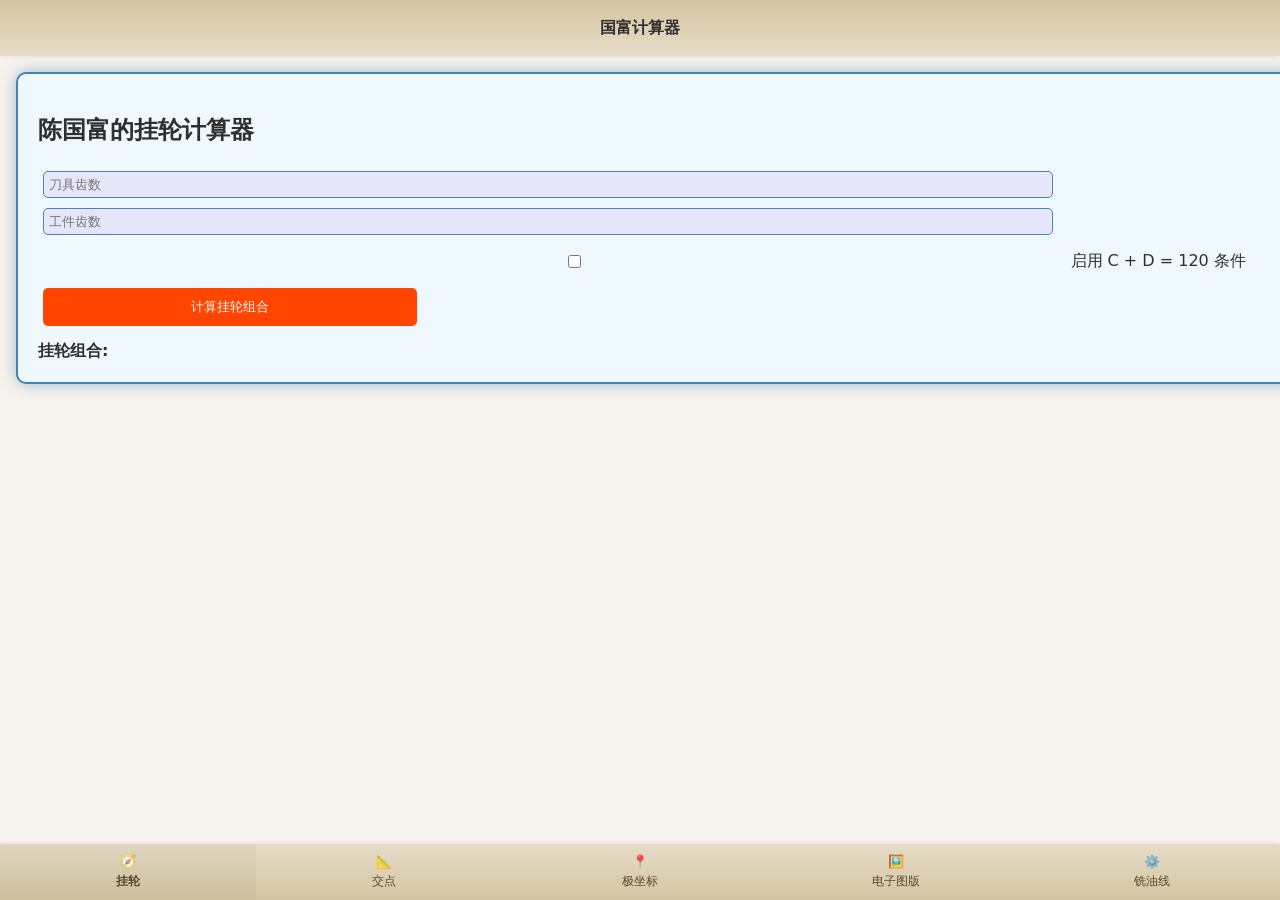
<file: index.html>
<!DOCTYPE html>
<html lang="zh-CN">
<head>
    <meta charset="utf-8">
    <meta name="viewport" content="width=device-width, initial-scale=1, viewport-fit=cover">
    <title>国富计算器</title>
    <style>
        :root{--nav-height:56px;--bg:#f7f3ee;--accent:#d4c5a1}
        html,body{height:100%;margin:0;padding:0;background:var(--bg);font-family: "SimSun", system-ui, sans-serif;color:#2f2f2f}
        .topbar{height:var(--nav-height);display:flex;align-items:center;justify-content:center;background:linear-gradient(0deg,#e6dcc8,#d4c5a1);box-shadow:0 1px 3px rgba(0,0,0,.08);position:fixed;top:0;left:0;right:0;z-index:20}
        .topbar h1{font-size:16px;margin:0}
        .container{position:fixed;top:var(--nav-height);left:0;right:0;bottom:var(--nav-height);overflow:auto;-webkit-overflow-scrolling:touch;padding:10px}
        section.module{display:none}
        section.module.active{display:block}
        .nav{height:var(--nav-height);position:fixed;left:0;right:0;bottom:0;background:linear-gradient(180deg,#e6dcc8,#d4c5a1);display:flex;align-items:center;justify-content:space-around;box-shadow:0 -1px 3px rgba(0,0,0,.08);z-index:30}
        .nav button{background:none;border:none;padding:6px 8px;color:#5a4631;font-size:13px;display:flex;flex-direction:column;align-items:center;justify-content:center;width:20%;height:100%;cursor:pointer}
        .nav button.active{background:rgba(0,0,0,0.03);font-weight:700}
        .nav button span{font-size:12px;margin-top:4px}
        @media (max-width:420px){.topbar h1{font-size:14px}.nav button{font-size:12px}}
        /* 模块容器内样式前缀化将在各模块内定义，以避免冲突 */
    </style>
    </head>
<body>
    <div class="topbar"><h1>国富计算器</h1></div>
    <div class="container">
        <!-- 挂轮计算（gljsq.html 内联并前缀 id） -->
        <section id="gl-module" class="module">
            <style>
                #gl-module{padding:6px}
                #gl-module .calculator{display:inline-block;border:2px solid #4682b4;padding:20px;border-radius:10px;box-shadow:0 0 15px rgba(70,130,180,0.5);width:100%;background:#f0f8ff}
                #gl-module input{width:80%;margin:5px;border:1px solid #4682b4;border-radius:5px;padding:5px;background:#e6e6fa}
                #gl-module button{margin:5px;width:30%;background:#ff4500;color:#fff;border:none;border-radius:5px;padding:10px}
                #gl-module button:hover{background:#ff6347}
                #gl-module #gl-gearResult{margin-top:10px;font-weight:bold}
            </style>
            <div class="calculator">
                <h2>陈国富的挂轮计算器</h2>
                <input type="number" id="gl-toolTeeth" placeholder="刀具齿数">
                <input type="number" id="gl-workpieceTeeth" placeholder="工件齿数">
                <br>
                <div style="display:flex;align-items:center;justify-content:center;margin:10px;">
                    <input type="checkbox" id="gl-conditionCD">
                    <label for="gl-conditionCD">启用 C + D = 120 条件</label>
                </div>
                <button id="gl-calcBtn">计算挂轮组合</button>
                <div id="gl-gearResult">挂轮组合: </div>
            </div>
            <script>
                function gl_calculateGears(){
                    const toolTeeth = parseInt(document.getElementById('gl-toolTeeth').value);
                    const workpieceTeeth = parseInt(document.getElementById('gl-workpieceTeeth').value);
                    const conditionCD = document.getElementById('gl-conditionCD').checked;
                    const out = document.getElementById('gl-gearResult');
                    if (isNaN(toolTeeth) || isNaN(workpieceTeeth) || toolTeeth <= 0 || workpieceTeeth <= 0) { out.innerText='挂轮组合: 请输入有效齿数'; return; }
                    const minTeeth = 20, maxTeeth = 99; const results=[];
                    for(let A=minTeeth;A<=maxTeeth;A++)for(let B=minTeeth;B<=maxTeeth;B++)for(let C=minTeeth;C<=maxTeeth;C++)for(let D=minTeeth;D<=maxTeeth;D++){ const conditionCDValid = !conditionCD || (C + D === 120); if(conditionCDValid && (A/B)*(C/D)===toolTeeth/workpieceTeeth && A+B-C>25){ results.push({A,B,C,D}); } }
                    if(results.length>0){ let table = '<table border="1" style="margin:auto;border-collapse:collapse;width:100%"><thead><tr><th>A</th><th>B</th><th>C</th><th>D</th></tr></thead><tbody>'; results.forEach(r=>{table += `<tr><td>${r.A}</td><td>${r.B}</td><td>${r.C}</td><td>${r.D}</td></tr>`}); table += '</tbody></table>'; out.innerHTML = table; } else { out.innerText = '挂轮组合: 无符合条件的组合'; }
                }
                document.getElementById('gl-calcBtn').addEventListener('click', gl_calculateGears);
            </script>
        </section>

        <!-- 交点计算（jdjsq.html 内联并前缀 id） -->
        <section id="jd-module" class="module">
            <style>
                #jd-module{padding:6px}
                #jd-module .container{max-width:480px;margin:0 auto;padding:16px}
                #jd-module .section{background:linear-gradient(120deg,#ffe066,#f9c846);border:2px solid #d7263d;border-radius:12px;margin-bottom:12px;padding:12px}
                #jd-module input[type=number]{width:60px;border:2px solid #1768ac;border-radius:6px;padding:2px 6px;margin:2px}
                #jd-module button{background:linear-gradient(90deg,#d7263d,#1768ac);color:#fff;border:none;border-radius:6px;padding:10px 22px;margin-top:10px}
                #jd-module .result{color:#1768ac;font-weight:bold;margin-top:10px}
            </style>
            <div class="container">
                <h1 style="text-align:center">陈国富的交点计算器</h1>
                <div class="section">
                    <h2>两条直线交点</h2>
                    <div>
                        <label>直线1点1:</label> X <input id="jd-l1x1" type="number"> Y <input id="jd-l1y1" type="number"><br>
                        <label>直线1点2:</label> X <input id="jd-l1x2" type="number"> Y <input id="jd-l1y2" type="number"><br>
                        <label>直线2点1:</label> X <input id="jd-l2x1" type="number"> Y <input id="jd-l2y1" type="number"><br>
                        <label>直线2点2:</label> X <input id="jd-l2x2" type="number"> Y <input id="jd-l2y2" type="number">
                    </div>
                    <button id="jd-calcLine">计算交点</button>
                    <div class="result" id="jd-lineResult"></div>
                </div>

                <div class="section">
                    <h2>两个圆交点</h2>
                    <div>
                        <label>圆1圆心:</label> X <input id="jd-c1x" type="number"> Y <input id="jd-c1y" type="number"> 半径 <input id="jd-c1r" type="number"><br>
                        <label>圆2圆心:</label> X <input id="jd-c2x" type="number"> Y <input id="jd-c2y" type="number"> 半径 <input id="jd-c2r" type="number">
                    </div>
                    <button id="jd-calcCircle">计算交点</button>
                    <div class="result" id="jd-circleResult"></div>
                </div>

                <div class="section">
                    <h2>直线与圆交点</h2>
                    <div>
                        <label>直线点1:</label> X <input id="jd-lx1" type="number"> Y <input id="jd-ly1" type="number"><br>
                        <label>直线点2:</label> X <input id="jd-lx2" type="number"> Y <input id="jd-ly2" type="number"><br>
                        <label>圆心:</label> X <input id="jd-cx" type="number"> Y <input id="jd-cy" type="number"> 半径 <input id="jd-cr" type="number">
                    </div>
                    <button id="jd-calcLineCircle">计算交点</button>
                    <div class="result" id="jd-lineCircleResult"></div>
                </div>
            </div>
            <script>
                function jd_calcLineIntersection(){
                    let x1=parseFloat(document.getElementById('jd-l1x1').value);let y1=parseFloat(document.getElementById('jd-l1y1').value);
                    let x2=parseFloat(document.getElementById('jd-l1x2').value);let y2=parseFloat(document.getElementById('jd-l1y2').value);
                    let x3=parseFloat(document.getElementById('jd-l2x1').value);let y3=parseFloat(document.getElementById('jd-l2y1').value);
                    let x4=parseFloat(document.getElementById('jd-l2x2').value);let y4=parseFloat(document.getElementById('jd-l2y2').value);
                    let denom=(x1-x2)*(y3-y4)-(y1-y2)*(x3-x4);
                    const out=document.getElementById('jd-lineResult');
                    if(denom===0){ out.innerText='两直线平行或重合，无交点'; return; }
                    let px=((x1*y2-y1*x2)*(x3-x4)-(x1-x2)*(x3*y4-y3*x4))/denom;
                    let py=((x1*y2-y1*x2)*(y3-y4)-(y1-y2)*(x3*y4-y3*x4))/denom;
                    out.innerText=`交点坐标: (${px.toFixed(3)}, ${py.toFixed(3)})`;
                }
                function jd_calcCircleIntersection(){
                    let x0=parseFloat(document.getElementById('jd-c1x').value);let y0=parseFloat(document.getElementById('jd-c1y').value);let r0=parseFloat(document.getElementById('jd-c1r').value);
                    let x1=parseFloat(document.getElementById('jd-c2x').value);let y1=parseFloat(document.getElementById('jd-c2y').value);let r1=parseFloat(document.getElementById('jd-c2r').value);
                    const out=document.getElementById('jd-circleResult');
                    let dx=x1-x0;let dy=y1-y0;let d=Math.sqrt(dx*dx+dy*dy);
                    if(d>r0+r1||d<Math.abs(r0-r1)||d===0){ out.innerText='无交点'; return; }
                    let a=(r0*r0-r1*r1+d*d)/(2*d); let h=Math.sqrt(r0*r0-a*a); let xm=x0+a*dx/d; let ym=y0+a*dy/d; let xs1=xm+h*dy/d; let ys1=ym-h*dx/d; let xs2=xm-h*dy/d; let ys2=ym+h*dx/d;
                    if(d===r0+r1||d===Math.abs(r0-r1)){ out.innerText=`交点坐标: (${xs1.toFixed(3)}, ${ys1.toFixed(3)})`; } else { out.innerText=`交点坐标: (${xs1.toFixed(3)}, ${ys1.toFixed(3)}), (${xs2.toFixed(3)}, ${ys2.toFixed(3)})`; }
                }
                function jd_calcLineCircleIntersection(){
                    let x1=parseFloat(document.getElementById('jd-lx1').value);let y1=parseFloat(document.getElementById('jd-ly1').value);
                    let x2=parseFloat(document.getElementById('jd-lx2').value);let y2=parseFloat(document.getElementById('jd-ly2').value);
                    let xc=parseFloat(document.getElementById('jd-cx').value);let yc=parseFloat(document.getElementById('jd-cy').value);let r=parseFloat(document.getElementById('jd-cr').value);
                    const out=document.getElementById('jd-lineCircleResult');
                    let dx=x2-x1;let dy=y2-y1;let fx=x1-xc;let fy=y1-yc;let a=dx*dx+dy*dy;let b=2*(fx*dx+fy*dy);let c=fx*fx+fy*fy-r*r;let discriminant=b*b-4*a*c; if(discriminant<0){ out.innerText='无交点'; return; }
                    let t1=(-b+Math.sqrt(discriminant))/(2*a);let t2=(-b-Math.sqrt(discriminant))/(2*a); let points=[];
                    if(discriminant===0){ let x=x1+t1*dx;let y=y1+t1*dy; points.push(`(${x.toFixed(3)}, ${y.toFixed(3)})`);} else { let xA=x1+t1*dx; let yA=y1+t1*dy; let xB=x1+t2*dx; let yB=y1+t2*dy; points.push(`(${xA.toFixed(3)}, ${yA.toFixed(3)})`); points.push(`(${xB.toFixed(3)}, ${yB.toFixed(3)})`); }
                    out.innerText=`交点坐标: ${points.join(', ')}`;
                }
                document.getElementById('jd-calcLine').addEventListener('click', jd_calcLineIntersection);
                document.getElementById('jd-calcCircle').addEventListener('click', jd_calcCircleIntersection);
                document.getElementById('jd-calcLineCircle').addEventListener('click', jd_calcLineCircleIntersection);
            </script>
        </section>

        <!-- 极坐标和角度计算（jzbjsq.html 内联并前缀 id） -->
        <section id="jz-module" class="module">
            <style>
                #jz-module{padding:6px}
                #jz-module .container{background:#fffacd;padding:20px;border-radius:8px;box-shadow:0 0 10px rgba(0,0,0,.1);width:100%;max-width:420px}
                #jz-module input{width:100%;margin:5px 0;padding:10px;border:1px solid #d2b48c;border-radius:4px}
                #jz-module button{width:100%;padding:10px;border:none;background:#8b4513;color:#fff;border-radius:4px}
                #jz-module .result{margin-top:20px;text-align:center;font-weight:bold;color:#8b4513}
            </style>
            <div class="container">
                <h2 style="text-align:center">陈国富的坐标和极坐标计算器</h2>
                <div class="tab">
                    <button class="tablinks active" data-target="jz-angle">坐标角度</button>
                    <button class="tablinks" data-target="jz-polar">极坐标转直角</button>
                </div>
                <div id="jz-angle" class="tabcontent" style="display:block;margin-top:10px">
                    <label for="jz-x">X:</label>
                    <input type="number" id="jz-x" placeholder="输入X轴坐标值">
                    <label for="jz-y">Y:</label>
                    <input type="number" id="jz-y" placeholder="输入Y轴坐标值">
                    <button id="jz-calcAngle">计算</button>
                    <div class="result" id="jz-angleResult"></div>
                </div>
                <div id="jz-polar" class="tabcontent" style="display:none;margin-top:10px">
                    <label for="jz-radius">极半径 (r):</label>
                    <input type="number" id="jz-radius" placeholder="请输入极半径">
                    <label for="jz-angle">角度 (度):</label>
                    <input type="number" id="jz-angleInput" placeholder="请输入角度">
                    <button id="jz-convert">计算</button>
                    <div class="result" id="jz-polarResult"></div>
                </div>
            </div>
            <script>
                (function(){
                    function openJzTab(target){ document.querySelectorAll('#jz-module .tabcontent').forEach(el=>el.style.display='none'); document.getElementById(target).style.display='block'; }
                    document.querySelectorAll('#jz-module .tablinks').forEach(btn=>btn.addEventListener('click', function(){ document.querySelectorAll('#jz-module .tablinks').forEach(b=>b.classList.remove('active')); this.classList.add('active'); openJzTab(this.dataset.target); }));
                    document.getElementById('jz-calcAngle').addEventListener('click', function(){ const x=parseFloat(document.getElementById('jz-x').value); const y=parseFloat(document.getElementById('jz-y').value); const out=document.getElementById('jz-angleResult'); if(isNaN(x)||isNaN(y)){ out.textContent='请输入完整的值.'; return;} let angle=Math.atan2(y,x)*(180/Math.PI); if(angle<0)angle+=360; const radius=Math.sqrt(x*x+y*y); out.textContent=`算出的角度是 ${angle.toFixed(3)}°，极半径是 ${radius.toFixed(3)}`; });
                    document.getElementById('jz-convert').addEventListener('click', function(){ const r=parseFloat(document.getElementById('jz-radius').value); const deg=parseFloat(document.getElementById('jz-angleInput').value); const out=document.getElementById('jz-polarResult'); if(isNaN(r)||isNaN(deg)){ out.innerText='请输入有效的数值'; return;} const rad=deg*(Math.PI/180); const x=r*Math.cos(rad); const y=r*Math.sin(rad); out.innerText=`X: ${x.toFixed(3)}, Y: ${y.toFixed(3)}`; });
                })();
            </script>
        </section>

        <!-- 铣油线计算（原 index.html 内容，前缀 mill-） -->
        <section id="mill-module" class="module">
            <style>
                #mill-module{padding:6px}
                #mill-module .calculator{margin-top:10px;width:100%;max-width:400px;background:#fff8e1;border-radius:10px;box-shadow:0 4px 8px rgba(0,0,0,.12);padding:16px;border:1px solid #d4c5a1}
                #mill-module input{width:100%;padding:10px;margin:6px 0;border:1px solid #d4c5a1;border-radius:5px;background:#f9f6f1}
                #mill-module button{padding:10px;border-radius:5px;border:1px solid #d4c5a1;background:#e6d3b1}
                #mill-module .result{margin-top:12px;font-size:16px;color:#5a4631;text-align:center}
            </style>
            <div class="calculator">
                <h2 style="color:#5a4631;text-align:center">陈国富的铣油线计算器</h2>
                <input type="number" id="mill-length" placeholder="输入刀具直径" />
                <input type="number" id="mill-width" placeholder="输入要铣的圆弧半径" />
                <input type="number" id="mill-height" placeholder="输入油线深度" />
                <button id="mill-calc">计算</button>
                <div class="result" id="mill-result"></div>
            </div>
            <script>
                function mill_calculateSurfaceArea(){
                    const length=parseFloat(document.getElementById('mill-length').value);
                    const width=parseFloat(document.getElementById('mill-width').value);
                    const height=parseFloat(document.getElementById('mill-height').value);
                    const out=document.getElementById('mill-result');
                    if(isNaN(length)||isNaN(width)||isNaN(height)){ out.innerText='请输入有效的数字'; return; }
                    const dj=length/2; const bl2=width*width-((width-height)*(width-height));
                    const bl3=height/(dj-Math.sqrt(dj*dj-bl2)); const bl4=Math.sqrt(bl2)*2; const surfaceArea=Math.asin(bl3)*(180/Math.PI);
                    out.innerText = `机床搬到 ： ${surfaceArea.toFixed(4)} 度 \n 口宽为 ${bl4.toFixed(4)} mm`;
                }
                document.getElementById('mill-calc').addEventListener('click', mill_calculateSurfaceArea);
            </script>
        </section>

        <!-- 电子图版内联模块（已做 id/函数前缀化以避免冲突） -->
        <section id="dztb-module" class="module">
            <style>
            /* Scoped styles for dztb module */
            #dztb-module { padding:6px }
            #dztb-module .dztb-root { font-family: 'Times New Roman', serif; margin:0; padding:10px; background-color:#f5f1e6; color:#5a4a42 }
            #dztb-module .dztb-container { display:flex; flex-direction:column; max-width:100% }
            #dztb-module .dztb-tab-container { display:flex; flex-direction:column; background-color:#e8d8c0; border-radius:5px; margin-bottom:10px; box-shadow:0 2px 5px rgba(0,0,0,0.1); border:1px solid #c4b6a0 }
            #dztb-module .dztb-tab-header { display:flex; border-bottom:1px solid #c4b6a0; background:linear-gradient(to bottom,#e8d8c0,#d9c7a7) }
            #dztb-module .dztb-tab-button { padding:10px 15px; background:transparent; border:none; cursor:pointer; font-size:14px; flex:1; text-align:center; color:#5a4a42; border-right:1px solid #c4b6a0; transition:all .3s; }
            #dztb-module .dztb-tab-button:last-child{ border-right:none }
            #dztb-module .dztb-tab-button:hover{ background-color:rgba(0,0,0,0.05) }
            #dztb-module .dztb-tab-button.active{ background-color:#d9c7a7; border-bottom:2px solid #8b7d65; font-weight:bold }
            #dztb-module .dztb-tab-content{ padding:10px; display:none; background-color:#f0e6d2 }
            #dztb-module .dztb-tab-content.active{ display:block }
            #dztb-module .dztb-input-group{ margin-bottom:10px }
            #dztb-module .dztb-input-group h3{ margin-top:0; margin-bottom:5px; font-size:16px; color:#5a4a42; border-bottom:1px solid #c4b6a0; padding-bottom:5px }
            #dztb-module .dztb-input-row{ display:flex; flex-wrap:wrap; margin-bottom:5px; align-items:center }
            #dztb-module .dztb-input-row label{ width:60px; font-size:14px; color:#5a4a42 }
            #dztb-module .dztb-input-row input, #dztb-module .dztb-input-row select{ flex:1; padding:5px; border:1px solid #c4b6a0; border-radius:3px; min-width:50px; background-color:#f9f5eb; color:#5a4a42 }
            #dztb-module button{ background-color:#8b7d65; color:#f9f5eb; border:none; padding:8px 12px; border-radius:3px; cursor:pointer; font-size:14px; margin-right:5px; margin-bottom:5px }
            #dztb-module button:hover{ background-color:#756a56 }
            #dztb-module .dztb-canvas-container{ position:relative; width:100%; height:300px; background-color:#f9f5eb; border-radius:5px; margin-bottom:10px; box-shadow:0 2px 5px rgba(0,0,0,0.1); overflow:hidden; border:1px solid #c4b6a0; touch-action:none }
            #dztb-module canvas{ position:absolute; top:0; left:0 }
            #dztb-module .dztb-results, #dztb-module .dztb-features, #dztb-module .dztb-measurements{ background-color:#f0e6d2; padding:10px; border-radius:5px; margin-bottom:10px; box-shadow:0 2px 5px rgba(0,0,0,0.1); border:1px solid #c4b6a0 }
            #dztb-module .dztb-results h3, #dztb-module .dztb-features h3, #dztb-module .dztb-measurements h3{ margin-top:0; font-size:16px; color:#5a4a42; border-bottom:1px solid #c4b6a0; padding-bottom:5px }
            #dztb-module .dztb-feature-item{ display:flex; align-items:center; margin-bottom:5px }
            #dztb-module .dztb-feature-item input{ margin-right:10px }
            #dztb-module .dztb-coordinates{ font-size:14px; margin-bottom:5px; color:#5a4a42; padding-left:5px; border-left:3px solid #c4b6a0 }
            #dztb-module .dztb-zoom-controls{ display:flex; justify-content:center; margin-bottom:10px }
            #dztb-module .dztb-zoom-controls button{ width:40px; height:40px; font-size:18px }
            #dztb-module .dztb-line-width-control{ display:flex; align-items:center; margin-bottom:5px }
            #dztb-module .dztb-intersection-label{ position:absolute; background-color:white; padding:2px 5px; border-radius:3px; font-size:12px; color:red; transform:translate(-50%,-50%); pointer-events:none }
            </style>

            <div class="dztb-root">
            <div class="dztb-container">
                <h1 style="color:#5a4a42;text-align:center;font-family:'Times New Roman',serif;">天海新产品专用算点工具</h1>
                <div class="dztb-tab-container">
                    <div class="dztb-tab-header">
                        <button class="dztb-tab-button dztb-active" onclick="dztb_openTab(event,'dztb-line-tab')">直线</button>
                        <button class="dztb-tab-button" onclick="dztb_openTab(event,'dztb-circle-tab')">圆</button>
                        <button class="dztb-tab-button" onclick="dztb_openTab(event,'dztb-parallel-tab')">平行线</button>
                        <button class="dztb-tab-button" onclick="dztb_openTab(event,'dztb-angle-tab')">角度</button>
                        <button class="dztb-tab-button" onclick="dztb_openTab(event,'dztb-convert-tab')">转直线</button>
                        <button class="dztb-tab-button" onclick="dztb_openTab(event,'dztb-measure-tab')">测量</button>
                        <button class="dztb-tab-button" onclick="dztb_openTab(event,'dztb-edit-tab')">编辑</button>
                    </div>

                    <div id="dztb-line-tab" class="dztb-tab-content dztb-active">
                        <div class="dztb-input-group">
                            <h3>直线</h3>
                            <div class="dztb-input-row"><label>点1 X:</label><input type="number" id="dztb-line-x1" placeholder="X坐标"></div>
                            <div class="dztb-input-row"><label>点1 Y:</label><input type="number" id="dztb-line-y1" placeholder="Y坐标"></div>
                            <div class="dztb-input-row"><label>点2 X:</label><input type="number" id="dztb-line-x2" placeholder="X坐标"></div>
                            <div class="dztb-input-row"><label>点2 Y:</label><input type="number" id="dztb-line-y2" placeholder="Y坐标"></div>
                            <div class="dztb-line-width-control"><label>线宽:</label><input type="number" id="dztb-line-width" placeholder="线宽" min="1" max="10" value="10"></div>
                            <button onclick="dztb_addLine()">添加直线</button>
                        </div>
                    </div>

                    <div id="dztb-circle-tab" class="dztb-tab-content">
                        <div class="dztb-input-group">
                            <h3>圆</h3>
                            <div class="dztb-input-row"><label>圆心 X:</label><input type="number" id="dztb-circle-x" placeholder="X坐标"></div>
                            <div class="dztb-input-row"><label>圆心 Y:</label><input type="number" id="dztb-circle-y" placeholder="Y坐标"></div>
                            <div class="dztb-input-row"><label>半径:</label><input type="number" id="dztb-circle-r" placeholder="半径"></div>
                            <div class="dztb-line-width-control"><label>线宽:</label><input type="number" id="dztb-circle-width" placeholder="线宽" min="1" max="10" value="10"></div>
                            <button onclick="dztb_addCircle()">添加圆</button>
                        </div>
                    </div>

                    <div id="dztb-parallel-tab" class="dztb-tab-content">
                        <div class="dztb-input-group">
                            <h3>平行线</h3>
                            <div class="dztb-input-row"><label>基准线:</label><select id="dztb-parallel-line"></select></div>
                            <div class="dztb-input-row"><label>距离:</label><input type="number" id="dztb-parallel-distance" placeholder="距离"></div>
                            <div class="dztb-line-width-control"><label>线宽:</label><input type="number" id="dztb-parallel-width" placeholder="线宽" min="1" max="10" value="10"></div>
                            <button onclick="dztb_addParallelLine()">添加平行线</button>
                        </div>
                    </div>

                    <div id="dztb-angle-tab" class="dztb-tab-content">
                        <div class="dztb-input-group">
                            <h3>角度线</h3>
                            <div class="dztb-input-row"><label>顶点 X:</label><input type="number" id="dztb-angle-x" placeholder="X坐标"></div>
                            <div class="dztb-input-row"><label>顶点 Y:</label><input type="number" id="dztb-angle-y" placeholder="Y坐标"></div>
                            <div class="dztb-input-row"><label>基准线:</label><select id="dztb-angle-line"></select></div>
                            <div class="dztb-input-row"><label>角度:</label><input type="number" id="dztb-angle-value" placeholder="角度(度)"></div>
                            <div class="dztb-line-width-control"><label>线宽:</label><input type="number" id="dztb-angle-width" placeholder="线宽" min="1" max="10" value="10"></div>
                            <button onclick="dztb_addAngleLine()">添加角度线</button>
                        </div>
                    </div>

                    <div id="dztb-convert-tab" class="dztb-tab-content">
                        <div class="dztb-input-group">
                            <h3>线段转直线</h3>
                            <div class="dztb-input-row"><label>选择线段:</label><select id="dztb-convert-line"></select></div>
                            <button onclick="dztb_convertToLine()">转换为直线</button>
                        </div>
                    </div>

                    <div id="dztb-measure-tab" class="dztb-tab-content">
                        <div class="dztb-input-group">
                            <h3>测量工具</h3>
                            <div class="dztb-input-row"><label>选择项1:</label><select id="dztb-measure-item1"></select></div>
                            <div class="dztb-input-row"><label>选择项2:</label><select id="dztb-measure-item2"></select></div>
                            <button onclick="dztb_measureItems()">测量</button>
                            <div id="dztb-measure-result" class="dztb-coordinates" style="margin-top:10px;"></div>
                        </div>
                    </div>

                    <div id="dztb-edit-tab" class="dztb-tab-content">
                        <div class="dztb-input-group">
                            <h3>编辑特征</h3>
                            <div class="dztb-input-row"><label>选择特征:</label><select id="dztb-edit-feature"></select></div>
                            <div id="dztb-edit-line-controls">
                                <div class="dztb-input-row"><label>点1 X:</label><input type="number" id="dztb-edit-x1" placeholder="X坐标"></div>
                                <div class="dztb-input-row"><label>点1 Y:</label><input type="number" id="dztb-edit-y1" placeholder="Y坐标"></div>
                                <div class="dztb-input-row"><label>点2 X:</label><input type="number" id="dztb-edit-x2" placeholder="X坐标"></div>
                                <div class="dztb-input-row"><label>点2 Y:</label><input type="number" id="dztb-edit-y2" placeholder="X坐标"></div>
                            </div>
                            <div id="dztb-edit-circle-controls" style="display:none;"><div class="dztb-input-row"><label>圆心 X:</label><input type="number" id="dztb-edit-cx" placeholder="X坐标"></div><div class="dztb-input-row"><label>圆心 Y:</label><input type="number" id="dztb-edit-cy" placeholder="Y坐标"></div><div class="dztb-input-row"><label>半径:</label><input type="number" id="dztb-edit-cr" placeholder="半径"></div></div>
                            <div class="dztb-line-width-control"><label>线宽:</label><input type="number" id="dztb-edit-width" placeholder="线宽" min="1" max="10"></div>
                            <button onclick="dztb_updateFeature()">更新特征</button>
                        </div>
                    </div>
                </div>

                <div class="dztb-zoom-controls"><button onclick="dztb_zoomOut()">-</button><button onclick="dztb_zoomIn()">+</button><button onclick="dztb_zoomFit()">适应</button><button onclick="dztb_zoomReset()">重置</button></div>

                <div class="dztb-canvas-container"><canvas id="dztb-drawingCanvas"></canvas></div>

                <div class="dztb-results"><h3>交点坐标</h3><div id="dztb-intersections"></div></div>
                <div class="dztb-features"><h3>特征列表</h3><div id="dztb-feature-list"></div></div>
                <div class="dztb-measurements"><h3>测量结果</h3><div id="dztb-measurement-results"></div></div>
            </div>
            </div>

            <script>
            // dztb: namespaced variables
            (function(){
                const canvas = document.getElementById('dztb-drawingCanvas');
                const ctx = canvas.getContext('2d');
                let features = [];
                let intersections = [];
                let zoom = 1.0;
                let panX = 0;
                let panY = 0;
                let isDragging = false;
                let lastX = 0;
                let lastY = 0;
                let intersectionLabels = [];
                let measurements = [];

                window.dztb_openTab = function(evt, tabName){
                    const tabContents = document.querySelectorAll('#dztb-module .dztb-tab-content');
                    tabContents.forEach(tc=>tc.classList.remove('active'));
                    const tabButtons = document.querySelectorAll('#dztb-module .dztb-tab-button');
                    tabButtons.forEach(tb=>tb.classList.remove('active'));
                    document.getElementById(tabName).classList.add('active');
                    evt.currentTarget.classList.add('active');
                    setTimeout(()=>{ const inputs = document.querySelectorAll(`#${tabName} input, #${tabName} select`); if(inputs.length>0) inputs[0].focus(); },50);
                };

                function resizeCanvas(){ const container = document.querySelector('#dztb-module .dztb-canvas-container'); canvas.width = container.offsetWidth; canvas.height = container.offsetHeight; drawAll(); }
                window.addEventListener('resize', resizeCanvas);

                function setupInputEvents(){ const inputs = document.querySelectorAll('#dztb-module input[type="number"], #dztb-module input[type="text"], #dztb-module select'); inputs.forEach(input=>{ input.addEventListener('click', function(){ this.focus(); }); input.addEventListener('keydown', function(e){ if(e.key==='Enter'){ const activeTab = document.querySelector('#dztb-module .dztb-tab-content.active'); if(activeTab.id==='dztb-line-tab'){ addLine(); } else if(activeTab.id==='dztb-circle-tab'){ addCircle(); } else if(activeTab.id==='dztb-parallel-tab'){ addParallelLine(); } else if(activeTab.id==='dztb-angle-tab'){ addAngleLine(); } else if(activeTab.id==='dztb-convert-tab'){ convertToLine(); } else if(activeTab.id==='dztb-measure-tab'){ measureItems(); } else if(activeTab.id==='dztb-edit-tab'){ updateFeature(); } } }); }); }

                function drawAll(){ ctx.clearRect(0,0,canvas.width,canvas.height); ctx.save(); const centerX=canvas.width/2; const centerY=canvas.height/2; ctx.translate(centerX+panX, centerY+panY); ctx.scale(zoom,zoom); ctx.translate(-centerX,-centerY); drawAxes(); features.forEach((feature,index)=>{ const cb = document.getElementById(`dztb-feature-${index}`); if(!cb || cb.checked) drawFeature(feature); }); drawIntersections(); ctx.restore(); }

                function drawAxes(){ const centerX=canvas.width/2; const centerY=canvas.height/2; ctx.strokeStyle='#ccc'; ctx.lineWidth=1; ctx.beginPath(); ctx.moveTo(0,centerY); ctx.lineTo(canvas.width,centerY); ctx.stroke(); ctx.beginPath(); ctx.moveTo(centerX,0); ctx.lineTo(centerX,canvas.height); ctx.stroke(); ctx.fillStyle='#999'; ctx.font='10px Arial'; ctx.textAlign='center'; for(let x=-10;x<=10;x++){ if(x===0) continue; const screenX=centerX + x*20; ctx.beginPath(); ctx.moveTo(screenX,centerY-5); ctx.lineTo(screenX,centerY+5); ctx.stroke(); ctx.fillText(x.toString(), screenX, centerY+20); } ctx.textAlign='right'; for(let y=-10;y<=10;y++){ if(y===0) continue; const screenY=centerY - y*20; ctx.beginPath(); ctx.moveTo(centerX-5,screenY); ctx.lineTo(centerX+5,screenY); ctx.stroke(); ctx.fillText(y.toString(), centerX-10, screenY+5); } ctx.fillStyle='#000'; ctx.fillText('0', centerX-10, centerY+15); }

                function drawFeature(feature){ const centerX=canvas.width/2; const centerY=canvas.height/2; ctx.strokeStyle = feature.color; ctx.lineWidth = feature.lineWidth || 2; if(feature.type==='line'){ const x1=centerX+feature.x1*20; const y1=centerY-feature.y1*20; const x2=centerX+feature.x2*20; const y2=centerY-feature.y2*20; ctx.beginPath(); ctx.moveTo(x1,y1); ctx.lineTo(x2,y2); ctx.stroke(); } else if(feature.type==='circle'){ const x=centerX+feature.x*20; const y=centerY-feature.y*20; const r=feature.r*20; ctx.beginPath(); ctx.arc(x,y,r,0,Math.PI*2); ctx.stroke(); } }

                function drawIntersections(){ const centerX=canvas.width/2; const centerY=canvas.height/2; intersectionLabels.forEach(label=>{ if(label.parentNode) label.parentNode.removeChild(label); }); intersectionLabels=[]; ctx.fillStyle='red'; intersections.forEach((point,index)=>{ const x=centerX+point.x*20; const y=centerY-point.y*20; ctx.beginPath(); ctx.arc(x,y,4,0,Math.PI*2); ctx.fill(); const label=document.createElement('div'); label.className='dztb-intersection-label'; label.textContent=(index+1).toString(); label.style.left=`${x+10}px`; label.style.top=`${y-10}px`; document.querySelector('#dztb-module .dztb-canvas-container').appendChild(label); intersectionLabels.push(label); }); }

                function updateFeatureList(){ const featureList=document.getElementById('dztb-feature-list'); featureList.innerHTML=''; const parallelLineSelect=document.getElementById('dztb-parallel-line'); const angleLineSelect=document.getElementById('dztb-angle-line'); const convertLineSelect=document.getElementById('dztb-convert-line'); const measureItem1Select=document.getElementById('dztb-measure-item1'); const measureItem2Select=document.getElementById('dztb-measure-item2'); const editFeatureSelect=document.getElementById('dztb-edit-feature'); parallelLineSelect.innerHTML=''; angleLineSelect.innerHTML=''; convertLineSelect.innerHTML=''; measureItem1Select.innerHTML=''; measureItem2Select.innerHTML=''; editFeatureSelect.innerHTML=''; const noneOption=document.createElement('option'); noneOption.value=-1; noneOption.textContent='无'; measureItem1Select.appendChild(noneOption.cloneNode(true)); measureItem2Select.appendChild(noneOption.cloneNode(true)); convertLineSelect.appendChild(noneOption.cloneNode(true)); features.forEach((feature,index)=>{ if(feature.type==='line'){ const div=document.createElement('div'); div.className='dztb-feature-item'; const checkbox=document.createElement('input'); checkbox.type='checkbox'; checkbox.id=`dztb-feature-${index}`; checkbox.className='dztb-feature-checkbox'; checkbox.checked=true; checkbox.onchange=function(){ drawAll(); calculateIntersections(); }; const label=document.createElement('label'); label.htmlFor=`dztb-feature-${index}`; label.textContent=`直线 ${index}: (${feature.x1.toFixed(2)}, ${feature.y1.toFixed(2)}) - (${feature.x2.toFixed(2)}, ${feature.y2.toFixed(2)})`; const editLink=document.createElement('span'); editLink.className='dztb-edit-feature'; editLink.textContent='编辑'; editLink.onclick=function(){ openEditTab(index); }; div.appendChild(checkbox); div.appendChild(label); div.appendChild(editLink); featureList.appendChild(div); const option1=document.createElement('option'); option1.value=index; option1.textContent=`直线 ${index}`; parallelLineSelect.appendChild(option1.cloneNode(true)); angleLineSelect.appendChild(option1.cloneNode(true)); convertLineSelect.appendChild(option1.cloneNode(true)); editFeatureSelect.appendChild(option1.cloneNode(true)); const measureOption1=document.createElement('option'); measureOption1.value=index; measureOption1.textContent=`直线 ${index}`; measureItem1Select.appendChild(measureOption1.cloneNode(true)); measureItem2Select.appendChild(measureOption1.cloneNode(true)); } else if(feature.type==='circle'){ const div=document.createElement('div'); div.className='dztb-feature-item'; const checkbox=document.createElement('input'); checkbox.type='checkbox'; checkbox.id=`dztb-feature-${index}`; checkbox.className='dztb-feature-checkbox'; checkbox.checked=true; checkbox.onchange=function(){ drawAll(); calculateIntersections(); }; const label=document.createElement('label'); label.htmlFor=`dztb-feature-${index}`; label.textContent=`圆 ${index}: 圆心(${feature.x.toFixed(2)}, ${feature.y.toFixed(2)}), 半径 ${feature.r.toFixed(2)}`; const editLink=document.createElement('span'); editLink.className='dztb-edit-feature'; editLink.textContent='编辑'; editLink.onclick=function(){ openEditTab(index); }; div.appendChild(checkbox); div.appendChild(label); div.appendChild(editLink); featureList.appendChild(div); const option=document.createElement('option'); option.value=index; option.textContent=`圆 ${index}`; editFeatureSelect.appendChild(option); } }); intersections.forEach((point,index)=>{ const option1=document.createElement('option'); option1.value=`point-${index}`; option1.textContent=`交点 ${index+1}: (${point.x.toFixed(2)}, ${point.y.toFixed(2)})`; measureItem1Select.appendChild(option1.cloneNode(true)); measureItem2Select.appendChild(option1.cloneNode(true)); }); }

                function openEditTab(index){ const tabContents=document.querySelectorAll('#dztb-module .dztb-tab-content'); tabContents.forEach(tc=>tc.classList.remove('active')); const tabButtons=document.querySelectorAll('#dztb-module .dztb-tab-button'); tabButtons.forEach(tb=>tb.classList.remove('active')); document.getElementById('dztb-edit-tab').classList.add('active'); document.querySelector('#dztb-module .dztb-tab-button[onclick*="dztb-edit-tab"]').classList.add('active'); const feature=features[index]; document.getElementById('dztb-edit-feature').value=index; document.getElementById('dztb-edit-width').value=feature.lineWidth||2; if(feature.type==='line'){ document.getElementById('dztb-edit-line-controls').style.display='block'; document.getElementById('dztb-edit-circle-controls').style.display='none'; document.getElementById('dztb-edit-x1').value=feature.x1; document.getElementById('dztb-edit-y1').value=feature.y1; document.getElementById('dztb-edit-x2').value=feature.x2; document.getElementById('dztb-edit-y2').value=feature.y2; } else if(feature.type==='circle'){ document.getElementById('dztb-edit-line-controls').style.display='none'; document.getElementById('dztb-edit-circle-controls').style.display='block'; document.getElementById('dztb-edit-cx').value=feature.x; document.getElementById('dztb-edit-cy').value=feature.y; document.getElementById('dztb-edit-cr').value=feature.r; } }

                function updateFeature(){ const index=parseInt(document.getElementById('dztb-edit-feature').value); const lineWidth=parseFloat(document.getElementById('dztb-edit-width').value); if(isNaN(index)||index<0||index>=features.length){ alert('请选择有效的特征'); return; } const feature=features[index]; if(feature.type==='line'){ const x1=parseFloat(document.getElementById('dztb-edit-x1').value); const y1=parseFloat(document.getElementById('dztb-edit-y1').value); const x2=parseFloat(document.getElementById('dztb-edit-x2').value); const y2=parseFloat(document.getElementById('dztb-edit-y2').value); if(isNaN(x1)||isNaN(y1)||isNaN(x2)||isNaN(y2)){ alert('请输入有效的坐标值'); return; } feature.x1=x1; feature.y1=y1; feature.x2=x2; feature.y2=y2; } else if(feature.type==='circle'){ const x=parseFloat(document.getElementById('dztb-edit-cx').value); const y=parseFloat(document.getElementById('dztb-edit-cy').value); const r=parseFloat(document.getElementById('dztb-edit-cr').value); if(isNaN(x)||isNaN(y)||isNaN(r)||r<=0){ alert('请输入有效的圆心坐标和半径'); return; } feature.x=x; feature.y=y; feature.r=r; } feature.lineWidth=lineWidth; updateFeatureList(); calculateIntersections(); drawAll(); alert('特征已更新'); }

                function addLine(){ const x1=parseFloat(document.getElementById('dztb-line-x1').value); const y1=parseFloat(document.getElementById('dztb-line-y1').value); const x2=parseFloat(document.getElementById('dztb-line-x2').value); const y2=parseFloat(document.getElementById('dztb-line-y2').value); const lineWidth=parseFloat(document.getElementById('dztb-line-width').value); if(isNaN(x1)||isNaN(y1)||isNaN(x2)||isNaN(y2)){ alert('请输入有效的坐标值'); return; } const feature={ type:'line', x1,y1,x2,y2, lineWidth, color: dztb_getRandomColor(), id: features.length }; features.push(feature); updateFeatureList(); calculateIntersections(); adjustZoom(); drawAll(); document.getElementById('dztb-line-x1').value=''; document.getElementById('dztb-line-y1').value=''; document.getElementById('dztb-line-x2').value=''; document.getElementById('dztb-line-y2').value=''; }

                function addCircle(){ const x=parseFloat(document.getElementById('dztb-circle-x').value); const y=parseFloat(document.getElementById('dztb-circle-y').value); const r=parseFloat(document.getElementById('dztb-circle-r').value); const lineWidth=parseFloat(document.getElementById('dztb-circle-width').value); if(isNaN(x)||isNaN(y)||isNaN(r)||r<=0){ alert('请输入有效的圆心坐标和半径'); return; } const feature={ type:'circle', x,y,r, lineWidth, color: dztb_getRandomColor(), id: features.length }; features.push(feature); updateFeatureList(); calculateIntersections(); adjustZoom(); drawAll(); document.getElementById('dztb-circle-x').value=''; document.getElementById('dztb-circle-y').value=''; document.getElementById('dztb-circle-r').value=''; }

                function addParallelLine(){ const lineIndex=parseInt(document.getElementById('dztb-parallel-line').value); const distance=parseFloat(document.getElementById('dztb-parallel-distance').value); const lineWidth=parseFloat(document.getElementById('dztb-parallel-width').value); if(isNaN(lineIndex)||lineIndex<0||lineIndex>=features.length||features[lineIndex].type!=='line'){ alert('请选择有效的基准直线'); return; } if(isNaN(distance)){ alert('请输入有效的距离'); return; } const baseLine=features[lineIndex]; const dx=baseLine.x2-baseLine.x1; const dy=baseLine.y2-baseLine.y1; const len=Math.sqrt(dx*dx+dy*dy); const ux=dx/len; const uy=dy/len; const nx=-uy; const ny=ux; const offsetX=nx*(distance); const offsetY=ny*(distance); const feature1={ type:'line', x1:baseLine.x1+offsetX, y1:baseLine.y1+offsetY, x2:baseLine.x2+offsetX, y2:baseLine.y2+offsetY, lineWidth, color:dztb_getRandomColor(), id:features.length }; features.push(feature1); updateFeatureList(); calculateIntersections(); drawAll(); }

                function addAngleLine(){ const vx=parseFloat(document.getElementById('dztb-angle-x').value); const vy=parseFloat(document.getElementById('dztb-angle-y').value); const baseIndex=parseInt(document.getElementById('dztb-angle-line').value); const angleDeg=parseFloat(document.getElementById('dztb-angle-value').value); const lineWidth=parseFloat(document.getElementById('dztb-angle-width').value); if(isNaN(vx)||isNaN(vy)||isNaN(baseIndex)||baseIndex<0||baseIndex>=features.length||features[baseIndex].type!=='line'){ alert('请输入有效值'); return; } const base=features[baseIndex]; const dx=base.x2-base.x1; const dy=base.y2-base.y1; const baseAngle=Math.atan2(dy,dx); const newAngle=baseAngle + angleDeg*(Math.PI/180); const len=10; const x2=vx+len*Math.cos(newAngle); const y2=vy+len*Math.sin(newAngle); const feature={ type:'line', x1:vx, y1:vy, x2:x2, y2:y2, lineWidth, color:dztb_getRandomColor(), id:features.length }; features.push(feature); updateFeatureList(); calculateIntersections(); drawAll(); }

                function convertToLine(){ const idx=parseInt(document.getElementById('dztb-convert-line').value); if(isNaN(idx)||idx<0||idx>=features.length||features[idx].type!=='line'){ alert('请选择有效线段'); return; } /* already line in our data model */ alert('已转换（数据模型内为直线）'); }

                function measureItems(){ const v1=document.getElementById('dztb-measure-item1').value; const v2=document.getElementById('dztb-measure-item2').value; const out=document.getElementById('dztb-measure-result'); if(v1===v2){ out.textContent='请选择不同对象'; return; } function getPoint(val){ if(val.startsWith('point-')){ const i=parseInt(val.split('-')[1]); return intersections[i]; } const i=parseInt(val); if(isNaN(i)) return null; const f=features[i]; if(f.type==='line') return {x:f.x1,y:f.y1}; if(f.type==='circle') return {x:f.x,y:f.y}; return null; } const p1=getPoint(v1); const p2=getPoint(v2); if(!p1||!p2){ out.textContent='无法测量'; return; } const dx=p1.x-p2.x; const dy=p1.y-p2.y; const d=Math.sqrt(dx*dx+dy*dy); out.textContent=`距离: ${d.toFixed(3)}`; }

                function calculateIntersections(){ intersections=[]; // simple pairwise line intersections for visible features
                    for(let i=0;i<features.length;i++){ for(let j=i+1;j<features.length;j++){ const a=features[i], b=features[j]; if(a.type==='line'&&b.type==='line'){ const x1=a.x1,y1=a.y1,x2=a.x2,y2=a.y2,x3=b.x1,y3=b.y1,x4=b.x2,y4=b.y2; const denom=(x1-x2)*(y3-y4)-(y1-y2)*(x3-x4); if(denom!==0){ const px=((x1*y2-y1*x2)*(x3-x4)-(x1-x2)*(x3*y4-y3*x4))/denom; const py=((x1*y2-y1*x2)*(y3-y4)-(y1-y2)*(x3*y4-y3*x4))/denom; intersections.push({x:px,y:py}); } } }
                    }
                    updateFeatureList(); }

                function adjustZoom(){ /* optional: keep for completeness */ }

                function zoomOut(){ zoom*=0.9; drawAll(); }
                function zoomIn(){ zoom*=1.1; drawAll(); }
                function zoomFit(){ zoom=1; panX=0; panY=0; drawAll(); }
                function zoomReset(){ zoom=1; panX=0; panY=0; drawAll(); }

                function dztb_getRandomColor(){ return '#'+Math.floor(Math.random()*16777215).toString(16); }

                // Initialize
                function init(){ resizeCanvas(); setupInputEvents(); updateFeatureList(); }
                window.addEventListener('load', init);
                // expose some functions to global scope for inline onclick handlers
                window.dztb_addLine = addLine; window.dztb_addCircle = addCircle; window.dztb_addParallelLine = addParallelLine; window.dztb_addAngleLine = addAngleLine;
                window.dztb_convertToLine = convertToLine; window.dztb_measureItems = measureItems; window.dztb_updateFeature = updateFeature; window.dztb_openEditTab = openEditTab;
                window.dztb_zoomOut = zoomOut; window.dztb_zoomIn = zoomIn; window.dztb_zoomFit = zoomFit; window.dztb_zoomReset = zoomReset;
                window.dztb_getRandomColor = dztb_getRandomColor;
                window.calculateIntersections = calculateIntersections; // used internally
            })();
            </script>
        </section>
    </div>

    <div class="nav" role="navigation" aria-label="主导航">
        <button data-target="gl-module" class="active"><div>🧭</div><span>挂轮</span></button>
        <button data-target="jd-module"><div>📐</div><span>交点</span></button>
        <button data-target="jz-module"><div>📍</div><span>极坐标</span></button>
        <button data-target="dztb-module"><div>🖼️</div><span>电子图版</span></button>
        <button data-target="mill-module"><div>⚙️</div><span>铣油线</span></button>
    </div>

    <script>
        // 切换模块
        const navBtns = document.querySelectorAll('.nav button');
        function activate(id){ document.querySelectorAll('section.module').forEach(s=>s.classList.toggle('active', s.id===id)); navBtns.forEach(b=>b.classList.toggle('active', b.dataset.target===id)); window.scrollTo({top:0,behavior:'instant'}); }
        navBtns.forEach(b=>b.addEventListener('click', ()=>activate(b.dataset.target)));
        // 默认显示挂轮
        activate('gl-module');
    </script>
</body>
</html>
</file>
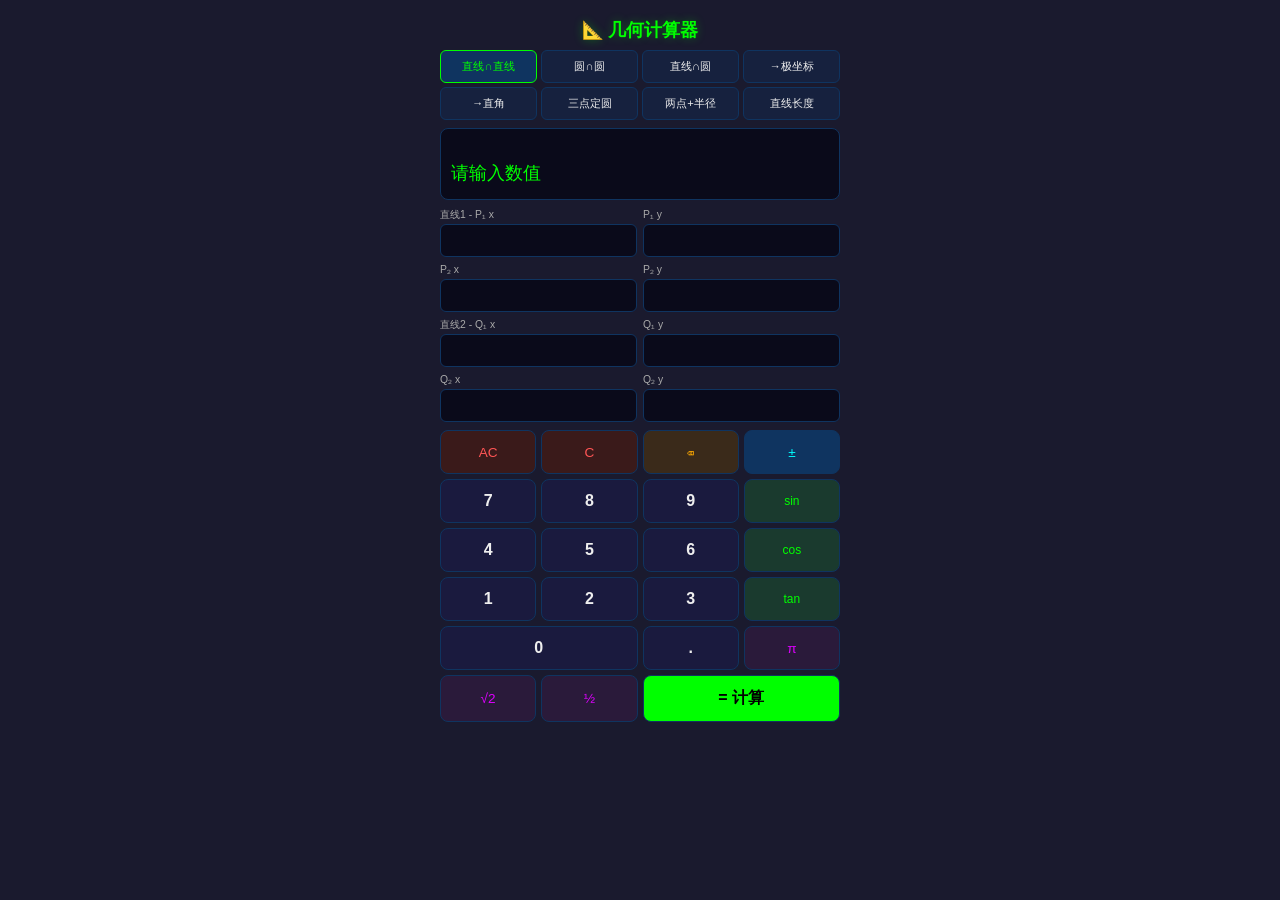
<file: 123.html>
<!DOCTYPE html>
<html lang="zh-CN">
<head>
<meta charset="UTF-8">
<meta name="viewport" content="width=device-width, initial-scale=1.0, maximum-scale=1.0, user-scalable=no">
<title>几何计算器</title>
<style>
* { margin: 0; padding: 0; box-sizing: border-box; }
body {
  font-family: -apple-system, BlinkMacSystemFont, "Segoe UI", Roboto, sans-serif;
  background: #1a1a2e;
  color: #eee;
  min-height: 100vh;
  overflow-x: hidden;
  -webkit-user-select: none;
  user-select: none;
  -webkit-tap-highlight-color: transparent;
}
.container {
  max-width: 420px;
  margin: 0 auto;
  padding: 10px;
}
h1 {
  text-align: center;
  font-size: 1.1em;
  padding: 8px 0;
  color: #0f0;
  text-shadow: 0 0 10px rgba(0,255,0,0.3);
}
.tabs {
  display: grid;
  grid-template-columns: repeat(4, 1fr);
  gap: 4px;
  margin-bottom: 8px;
}
.tab {
  padding: 8px 2px;
  text-align: center;
  background: #16213e;
  border-radius: 6px;
  font-size: 0.7em;
  cursor: pointer;
  transition: all 0.2s;
  border: 1px solid #0f3460;
}
.tab.active {
  background: #0f3460;
  color: #0f0;
  border-color: #0f0;
}
.tab-content { display: none; }
.tab-content.active { display: block; }

/* 显示屏 */
.display {
  background: #0a0a1a;
  border-radius: 8px;
  padding: 10px;
  margin-bottom: 8px;
  border: 1px solid #0f3460;
}
.display .expr {
  font-size: 0.75em;
  color: #888;
  min-height: 18px;
  word-break: break-all;
}
.display .result {
  font-size: 1.1em;
  color: #0f0;
  min-height: 28px;
  word-break: break-all;
  margin-top: 4px;
}

/* 输入区 */
.inputs {
  display: grid;
  grid-template-columns: 1fr 1fr;
  gap: 6px;
  margin-bottom: 8px;
}
.input-group {
  display: flex;
  flex-direction: column;
}
.input-group label {
  font-size: 0.65em;
  color: #aaa;
  margin-bottom: 2px;
}
.input-group input {
  background: #0a0a1a;
  border: 1.5px solid #0f3460;
  border-radius: 6px;
  padding: 8px 6px;
  color: #fff;
  font-size: 0.85em;
  text-align: center;
  outline: none;
  transition: border-color 0.2s;
  cursor: pointer;
}
.input-group input:focus {
  border-color: #0f0;
  box-shadow: 0 0 6px rgba(0,255,0,0.3);
}
.input-group input.readonly-highlight {
  border-color: #ff8800;
  box-shadow: 0 0 8px rgba(255,136,0,0.4);
}

/* 按钮面板 */
.btn-grid {
  display: grid;
  grid-template-columns: repeat(4, 1fr);
  gap: 5px;
  margin-bottom: 8px;
}
.btn {
  background: #16213e;
  border: 1px solid #0f3460;
  border-radius: 8px;
  padding: 12px 4px;
  color: #eee;
  font-size: 0.85em;
  text-align: center;
  cursor: pointer;
  transition: all 0.15s;
  min-height: 44px;
  display: flex;
  align-items: center;
  justify-content: center;
  touch-action: manipulation;
}
.btn:active { transform: scale(0.95); background: #0f3460; }
.btn.num { background: #1a1a3e; font-weight: bold; font-size: 1em; }
.btn.op { background: #0f3460; color: #0ff; }
.btn.fn { background: #1a3a2e; color: #0f0; font-size: 0.75em; }
.btn.eq {
  background: #0f0;
  color: #000;
  font-weight: bold;
  font-size: 1em;
  grid-column: span 2;
}
.btn.clear { background: #3a1a1a; color: #f55; }
.btn.back { background: #3a2a1a; color: #fa0; }
.btn.const { background: #2a1a3a; color: #d0f; }

/* 特殊布局 */
.full-width { grid-column: span 2; }
.three-col { grid-template-columns: 1fr 1fr 1fr; }

@media (max-width: 380px) {
  .tabs { grid-template-columns: repeat(4, 1fr); }
  .tab { font-size: 0.6em; padding: 6px 1px; }
}
</style>
</head>
<body>
<div class="container">
  <h1>📐 几何计算器</h1>

  <div class="tabs">
    <div class="tab active" data-tab="ll">直线∩直线</div>
    <div class="tab" data-tab="cc">圆∩圆</div>
    <div class="tab" data-tab="lc">直线∩圆</div>
    <div class="tab" data-tab="tp">→极坐标</div>
    <div class="tab" data-tab="pt">→直角</div>
    <div class="tab" data-tab="3c">三点定圆</div>
    <div class="tab" data-tab="2r">两点+半径</div>
    <div class="tab" data-tab="len">直线长度</div>
  </div>

  <div class="display">
    <div class="expr" id="expr"></div>
    <div class="result" id="result">请输入数值</div>
  </div>

  <!-- 直线∩直线 -->
  <div class="tab-content active" id="tab-ll">
    <div class="inputs">
      <div class="input-group"><label>直线1 - P₁ x</label><input type="text" inputmode="none" readonly class="calc-input" data-name="ll_p1x"></div>
      <div class="input-group"><label>P₁ y</label><input type="text" inputmode="none" readonly class="calc-input" data-name="ll_p1y"></div>
      <div class="input-group"><label>P₂ x</label><input type="text" inputmode="none" readonly class="calc-input" data-name="ll_p2x"></div>
      <div class="input-group"><label>P₂ y</label><input type="text" inputmode="none" readonly class="calc-input" data-name="ll_p2y"></div>
      <div class="input-group"><label>直线2 - Q₁ x</label><input type="text" inputmode="none" readonly class="calc-input" data-name="ll_q1x"></div>
      <div class="input-group"><label>Q₁ y</label><input type="text" inputmode="none" readonly class="calc-input" data-name="ll_q1y"></div>
      <div class="input-group"><label>Q₂ x</label><input type="text" inputmode="none" readonly class="calc-input" data-name="ll_q2x"></div>
      <div class="input-group"><label>Q₂ y</label><input type="text" inputmode="none" readonly class="calc-input" data-name="ll_q2y"></div>
    </div>
  </div>

  <!-- 圆∩圆 -->
  <div class="tab-content" id="tab-cc">
    <div class="inputs">
      <div class="input-group"><label>圆1 - 圆心 x</label><input type="text" inputmode="none" readonly class="calc-input" data-name="cc_c1x"></div>
      <div class="input-group"><label>圆心 y</label><input type="text" inputmode="none" readonly class="calc-input" data-name="cc_c1y"></div>
      <div class="input-group"><label>半径 r</label><input type="text" inputmode="none" readonly class="calc-input" data-name="cc_r1"></div>
      <div class="input-group"><label>圆2 - 圆心 x</label><input type="text" inputmode="none" readonly class="calc-input" data-name="cc_c2x"></div>
      <div class="input-group"><label>圆心 y</label><input type="text" inputmode="none" readonly class="calc-input" data-name="cc_c2y"></div>
      <div class="input-group"><label>半径 r</label><input type="text" inputmode="none" readonly class="calc-input" data-name="cc_r2"></div>
    </div>
  </div>

  <!-- 直线∩圆 -->
  <div class="tab-content" id="tab-lc">
    <div class="inputs">
      <div class="input-group"><label>直线 - P x</label><input type="text" inputmode="none" readonly class="calc-input" data-name="lc_px"></div>
      <div class="input-group"><label>P y</label><input type="text" inputmode="none" readonly class="calc-input" data-name="lc_py"></div>
      <div class="input-group"><label>Q x</label><input type="text" inputmode="none" readonly class="calc-input" data-name="lc_qx"></div>
      <div class="input-group"><label>Q y</label><input type="text" inputmode="none" readonly class="calc-input" data-name="lc_qy"></div>
      <div class="input-group"><label>圆 - 圆心 x</label><input type="text" inputmode="none" readonly class="calc-input" data-name="lc_cx"></div>
      <div class="input-group"><label>圆心 y</label><input type="text" inputmode="none" readonly class="calc-input" data-name="lc_cy"></div>
      <div class="input-group"><label>半径 r</label><input type="text" inputmode="none" readonly class="calc-input" data-name="lc_r"></div>
    </div>
  </div>

  <!-- →极坐标 -->
  <div class="tab-content" id="tab-tp">
    <div class="inputs">
      <div class="input-group"><label>点 x</label><input type="text" inputmode="none" readonly class="calc-input" data-name="tp_x"></div>
      <div class="input-group"><label>点 y</label><input type="text" inputmode="none" readonly class="calc-input" data-name="tp_y"></div>
    </div>
  </div>

  <!-- →直角坐标 -->
  <div class="tab-content" id="tab-pt">
    <div class="inputs">
      <div class="input-group"><label>极径 ρ</label><input type="text" inputmode="none" readonly class="calc-input" data-name="pt_rho"></div>
      <div class="input-group"><label>极角 θ (°)</label><input type="text" inputmode="none" readonly class="calc-input" data-name="pt_theta"></div>
    </div>
  </div>

  <!-- 三点定圆 -->
  <div class="tab-content" id="tab-3c">
    <div class="inputs">
      <div class="input-group"><label>A x</label><input type="text" inputmode="none" readonly class="calc-input" data-name="tc_ax"></div>
      <div class="input-group"><label>A y</label><input type="text" inputmode="none" readonly class="calc-input" data-name="tc_ay"></div>
      <div class="input-group"><label>B x</label><input type="text" inputmode="none" readonly class="calc-input" data-name="tc_bx"></div>
      <div class="input-group"><label>B y</label><input type="text" inputmode="none" readonly class="calc-input" data-name="tc_by"></div>
      <div class="input-group"><label>C x</label><input type="text" inputmode="none" readonly class="calc-input" data-name="tc_cx"></div>
      <div class="input-group"><label>C y</label><input type="text" inputmode="none" readonly class="calc-input" data-name="tc_cy"></div>
    </div>
  </div>

  <!-- 两点+半径 -->
  <div class="tab-content" id="tab-2r">
    <div class="inputs">
      <div class="input-group"><label>P x</label><input type="text" inputmode="none" readonly class="calc-input" data-name="tr_px"></div>
      <div class="input-group"><label>P y</label><input type="text" inputmode="none" readonly class="calc-input" data-name="tr_py"></div>
      <div class="input-group"><label>Q x</label><input type="text" inputmode="none" readonly class="calc-input" data-name="tr_qx"></div>
      <div class="input-group"><label>Q y</label><input type="text" inputmode="none" readonly class="calc-input" data-name="tr_qy"></div>
      <div class="input-group"><label>半径 r</label><input type="text" inputmode="none" readonly class="calc-input" data-name="tr_r"></div>
    </div>
  </div>

  <!-- 直线长度 -->
  <div class="tab-content" id="tab-len">
    <div class="inputs">
      <div class="input-group"><label>起点 P x</label><input type="text" inputmode="none" readonly class="calc-input" data-name="len_px"></div>
      <div class="input-group"><label>P y</label><input type="text" inputmode="none" readonly class="calc-input" data-name="len_py"></div>
      <div class="input-group"><label>端点 Q x</label><input type="text" inputmode="none" readonly class="calc-input" data-name="len_qx"></div>
      <div class="input-group"><label>Q y</label><input type="text" inputmode="none" readonly class="calc-input" data-name="len_qy"></div>
      <div class="input-group"><label>长度 L（可编辑）</label><input type="text" inputmode="none" readonly class="calc-input" data-name="len_l" style="border-color:#ff8800;"></div>
    </div>
  </div>

  <!-- 数字按钮面板 -->
  <div class="btn-grid" id="keypad">
    <div class="btn clear" data-key="AC">AC</div>
    <div class="btn clear" data-key="C">C</div>
    <div class="btn back" data-key="BACK">⌫</div>
    <div class="btn op" data-key="±">±</div>

    <div class="btn num" data-key="7">7</div>
    <div class="btn num" data-key="8">8</div>
    <div class="btn num" data-key="9">9</div>
    <div class="btn fn" data-key="sin(">sin</div>

    <div class="btn num" data-key="4">4</div>
    <div class="btn num" data-key="5">5</div>
    <div class="btn num" data-key="6">6</div>
    <div class="btn fn" data-key="cos(">cos</div>

    <div class="btn num" data-key="1">1</div>
    <div class="btn num" data-key="2">2</div>
    <div class="btn num" data-key="3">3</div>
    <div class="btn fn" data-key="tan(">tan</div>

    <div class="btn num full-width" data-key="0">0</div>
    <div class="btn num" data-key=".">.</div>
    <div class="btn const" data-key="pi">π</div>

    <div class="btn const" data-key="sqrt(2)">√2</div>
    <div class="btn const" data-key="1/2">½</div>
    <div class="btn eq" data-key="=">= 计算</div>
  </div>
</div>

<script>
// ============ 核心变量 ============
let activeInput = null;
let currentTab = 'll';
let lastLength = null; // 直线长度面板用

// ============ 工具函数 ============
function parseExpr(expr) {
  if (expr === '' || expr === null || expr === undefined) return NaN;
  try {
    let e = expr.toString().trim();
    if (e === '') return NaN;
    e = e.replace(/π/g, 'pi');
    e = e.replace(/√2/g, 'Math.sqrt(2)');
    e = e.replace(/pi/g, 'Math.PI');
    e = e.replace(/sin\(/g, 'Math.sin(');
    e = e.replace(/cos\(/g, 'Math.cos(');
    e = e.replace(/tan\(/g, 'Math.tan(');
    e = e.replace(/\^/g, '**');
    // 安全：只允许数字、运算符、括号、Math函数
    if (!/^[0-9+\-*/().\sMathPIsincoatq]+$/.test(e)) return NaN;
    let result = Function('"use strict"; return (' + e + ')')();
    if (typeof result !== 'number' || !isFinite(result)) return NaN;
    return result;
  } catch(e) { return NaN; }
}

function getVal(name) {
  let el = document.querySelector(`[data-name="${name}"]`);
  if (!el) return NaN;
  return parseExpr(el.value);
}

function setResult(expr, result) {
  document.getElementById('expr').textContent = expr;
  document.getElementById('result').textContent = result;
}

function clearResult() {
  document.getElementById('expr').textContent = '';
  document.getElementById('result').textContent = '请输入数值';
}

// ============ 标签切换 ============
document.querySelectorAll('.tab').forEach(tab => {
  tab.addEventListener('click', () => {
    document.querySelectorAll('.tab').forEach(t => t.classList.remove('active'));
    document.querySelectorAll('.tab-content').forEach(t => t.classList.remove('active'));
    tab.classList.add('active');
    currentTab = tab.dataset.tab;
    document.getElementById('tab-' + currentTab).classList.add('active');
    activeInput = null;
    clearResult();
  });
});

// ============ 输入框点击 ============
document.querySelectorAll('.calc-input').forEach(input => {
  input.addEventListener('click', (e) => {
    document.querySelectorAll('.calc-input').forEach(i => i.classList.remove('readonly-highlight'));
    input.classList.add('readonly-highlight');
    activeInput = input;
    e.stopPropagation();
  });
});

// ============ 键盘按钮 ============
document.querySelectorAll('.btn').forEach(btn => {
  btn.addEventListener('click', () => {
    let key = btn.dataset.key;

    if (key === 'AC') {
      document.querySelectorAll('.calc-input').forEach(i => i.value = '');
      activeInput = null;
      clearResult();
      lastLength = null;
      return;
    }

    if (key === 'C') {
      if (activeInput) activeInput.value = '';
      clearResult();
      return;
    }

    if (key === 'BACK') {
      if (activeInput) activeInput.value = activeInput.value.slice(0, -1);
      return;
    }

    if (key === '±') {
      if (activeInput) {
        let v = activeInput.value;
        if (v.startsWith('-')) activeInput.value = v.slice(1);
        else if (v.length > 0) activeInput.value = '-' + v;
      }
      return;
    }

    if (key === '=') {
      doCalculate();
      return;
    }

    // 普通输入
    if (!activeInput) {
      // 自动选中第一个空框或第一个框
      let inputs = document.querySelectorAll('#tab-' + currentTab + ' .calc-input');
      activeInput = inputs[0];
      if (activeInput) activeInput.classList.add('readonly-highlight');
    }
    if (activeInput) {
      activeInput.value += key;
    }
  });
});

// 阻止物理键盘输入
document.addEventListener('keydown', (e) => {
  e.preventDefault();
});

// ============ 计算逻辑 ============
function doCalculate() {
  let expr = '';
  let result = '';

  switch(currentTab) {
    case 'll': {
      let x1=getVal('ll_p1x'), y1=getVal('ll_p1y'), x2=getVal('ll_p2x'), y2=getVal('ll_p2y');
      let x3=getVal('ll_q1x'), y3=getVal('ll_q1y'), x4=getVal('ll_q2x'), y4=getVal('ll_q2y');
      if ([x1,y1,x2,y2,x3,y3,x4,y4].some(isNaN)) { result='请输入有效数值'; break; }
      let a1=y2-y1, b1=x1-x2, c1=x2*y1-x1*y2;
      let a2=y4-y3, b2=x3-x4, c2=x4*y3-x3*y4;
      let det=a1*b2-a2*b1;
      if (Math.abs(det)<1e-12) { result='两直线平行或重合，无唯一交点'; break; }
      let ix=(b1*c2-b2*c1)/det, iy=(a2*c1-a1*c2)/det;
      expr=`直线1:(${x1},${y1})-(${x2},${y2}) ∩ 直线2:(${x3},${y3})-(${x4},${y4})`;
      result=`交点: (${ix.toFixed(6)}, ${iy.toFixed(6)})`;
      break;
    }

    case 'cc': {
      let cx1=getVal('cc_c1x'), cy1=getVal('cc_c1y'), r1=getVal('cc_r1');
      let cx2=getVal('cc_c2x'), cy2=getVal('cc_c2y'), r2=getVal('cc_r2');
      if ([cx1,cy1,r1,cx2,cy2,r2].some(isNaN)) { result='请输入有效数值'; break; }
      let dx=cx2-cx1, dy=cy2-cy1, d=Math.sqrt(dx*dx+dy*dy);
      if (d<1e-12) { result='两圆同心'; break; }
      if (d>r1+r2+1e-12) { result='两圆外离，无交点'; break; }
      if (d<Math.abs(r1-r2)-1e-12) { result='一圆内含另一圆，无交点'; break; }
      let a=(r1*r1-r2*r2+d*d)/(2*d);
      let h2=r1*r1-a*a;
      if (h2<-1e-12) { result='无解（精度问题）'; break; }
      if (h2<0) h2=0;
      let h=Math.sqrt(h2);
      let px=cx1+a*dx/d, py=cy1+a*dy/d;
      let pts=[];
      if (h<1e-12) {
        pts.push(`(${px.toFixed(6)}, ${py.toFixed(6)})`);
      } else {
        let ix1=px-h*dy/d, iy1=py+h*dx/d;
        let ix2=px+h*dy/d, iy2=py-h*dx/d;
        pts.push(`(${ix1.toFixed(6)}, ${iy1.toFixed(6)})`);
        pts.push(`(${ix2.toFixed(6)}, ${iy2.toFixed(6)})`);
      }
      expr=`圆1:(${cx1},${cy1}) r=${r1} ∩ 圆2:(${cx2},${cy2}) r=${r2}`;
      result=`交点(${pts.length}个): ${pts.join(', ')}`;
      break;
    }

    case 'lc': {
      let px=getVal('lc_px'), py=getVal('lc_py'), qx=getVal('lc_qx'), qy=getVal('lc_qy');
      let cx=getVal('lc_cx'), cy=getVal('lc_cy'), r=getVal('lc_r');
      if ([px,py,qx,qy,cx,cy,r].some(isNaN)) { result='请输入有效数值'; break; }
      let dx=qx-px, dy=qy-py;
      let A=dy, B=-dx, C=dx*py-dy*px;
      let denom=A*A+B*B;
      if (denom<1e-12) { result='直线方向无效'; break; }
      let x0=(B*(B*cx-A*cy)-A*C)/denom;
      let y0=(A*(-B*cx+A*cy)-B*C)/denom;
      let dist=Math.sqrt((cx-x0)*(cx-x0)+(cy-y0)*(cy-y0));
      if (dist>r+1e-12) { result='直线与圆外离，无交点'; break; }
      let h2=r*r-(cx-x0)*(cx-x0)-(cy-y0)*(cy-y0);
      if (h2<-1e-12) { result='无交点'; break; }
      if (h2<0) h2=0;
      let h=Math.sqrt(h2);
      let sqrtDenom=Math.sqrt(denom);
      let pts=[];
      if (h<1e-12) {
        pts.push(`(${x0.toFixed(6)}, ${y0.toFixed(6)})`);
      } else {
        let ix1=x0+h*dx/sqrtDenom, iy1=y0+h*dy/sqrtDenom;
        let ix2=x0-h*dx/sqrtDenom, iy2=y0-h*dy/sqrtDenom;
        pts.push(`(${ix1.toFixed(6)}, ${iy1.toFixed(6)})`);
        pts.push(`(${ix2.toFixed(6)}, ${iy2.toFixed(6)})`);
      }
      expr=`直线(${px},${py})-(${qx},${qy}) ∩ 圆(${cx},${cy}) r=${r}`;
      result=`交点(${pts.length}个): ${pts.join(', ')}`;
      break;
    }

    case 'tp': {
      let x=getVal('tp_x'), y=getVal('tp_y');
      if ([x,y].some(isNaN)) { result='请输入有效数值'; break; }
      let rho=Math.sqrt(x*x+y*y);
      let theta=Math.atan2(y,x)*180/Math.PI;
      if (theta<0) theta+=360;
      expr=`点(${x}, ${y}) → 极坐标`;
      result=`ρ=${rho.toFixed(6)}, θ=${theta.toFixed(4)}°`;
      break;
    }

    case 'pt': {
      let rho=getVal('pt_rho'), theta=getVal('pt_theta');
      if ([rho,theta].some(isNaN)) { result='请输入有效数值'; break; }
      let rad=theta*Math.PI/180;
      let x=rho*Math.cos(rad), y=rho*Math.sin(rad);
      expr=`ρ=${rho}, θ=${theta}° → 直角坐标`;
      result=`(${x.toFixed(6)}, ${y.toFixed(6)})`;
      break;
    }

    case '3c': {
      let ax=getVal('tc_ax'), ay=getVal('tc_ay');
      let bx=getVal('tc_bx'), by=getVal('tc_by');
      let cx=getVal('tc_cx'), cy=getVal('tc_cy');
      if ([ax,ay,bx,by,cx,cy].some(isNaN)) { result='请输入有效数值'; break; }
      let D=2*(ax*(by-cy)+bx*(cy-ay)+cx*(ay-by));
      if (Math.abs(D)<1e-12) { result='三点共线，无法确定圆'; break; }
      let ux=ax*ax+ay*ay, uy=bx*bx+by*by, uz=cx*cx+cy*cy;
      let hx=(ux*(by-cy)+uy*(cy-ay)+uz*(ay-by))/D;
      let hy=(ux*(cx-bx)+uy*(ax-cx)+uz*(bx-ax))/D;
      let r=Math.sqrt((ax-hx)*(ax-hx)+(ay-hy)*(ay-hy));
      expr=`三点 A(${ax},${ay}) B(${bx},${by}) C(${cx},${cy})`;
      result=`圆心: (${hx.toFixed(6)}, ${hy.toFixed(6)}), 半径: ${r.toFixed(6)}`;
      break;
    }

    case '2r': {
      let px=getVal('tr_px'), py=getVal('tr_py');
      let qx=getVal('tr_qx'), qy=getVal('tr_qy');
      let r=getVal('tr_r');
      if ([px,py,qx,qy,r].some(isNaN)) { result='请输入有效数值'; break; }
      let dx=qx-px, dy=qy-py;
      let d2=dx*dx+dy*dy;
      let d=Math.sqrt(d2);
      if (d<1e-12) { result='两点重合，无法确定'; break; }
      if (2*r<d-1e-12) { result='半径太小，两点距离大于直径'; break; }
      let midX=(px+qx)/2, midY=(py+qy)/2;
      let h2=r*r-d2/4;
      if (h2<-1e-12) { result='无解'; break; }
      if (h2<0) h2=0;
      let h=Math.sqrt(h2);
      let centers=[];
      if (h<1e-12) {
        centers.push(`(${midX.toFixed(6)}, ${midY.toFixed(6)})`);
      } else {
        let cx1=midX-h*dy/d, cy1=midY+h*dx/d;
        let cx2=midX+h*dy/d, cy2=midY-h*dx/d;
        centers.push(`(${cx1.toFixed(6)}, ${cy1.toFixed(6)})`);
        centers.push(`(${cx2.toFixed(6)}, ${cy2.toFixed(6)})`);
      }
      expr=`P(${px},${py}) Q(${qx},${qy}) r=${r}`;
      result=`圆心(${centers.length}个): ${centers.join(', ')}`;
      break;
    }

    case 'len': {
      let px=getVal('len_px'), py=getVal('len_py');
      let qx=getVal('len_qx'), qy=getVal('len_qy');
      let lenInput=document.querySelector('[data-name="len_l"]');
      let lenVal=parseExpr(lenInput?lenInput.value:'');

      if ([px,py,qx,qy].some(isNaN)) { result='请输入有效数值'; break; }

      let dx=qx-px, dy=qy-py;
      let curLen=Math.sqrt(dx*dx+dy*dy);

      if (!isNaN(lenVal) && lenVal>0) {
        // 有长度值 → 反求端点
        if (curLen<1e-12) { result='起点与端点重合，无法确定方向'; break; }
        let ratio=lenVal/curLen;
        let qx2=px+dx*ratio, qy2=py+dy*ratio;
        expr=`起点(${px},${py}), 方向→(${qx},${qy}), 长度=${lenVal}`;
        result=`端点 Q': (${qx2.toFixed(6)}, ${qy2.toFixed(6)})`;
        // 回写
        let qxEl=document.querySelector('[data-name="len_qx"]');
        let qyEl=document.querySelector('[data-name="len_qy"]');
        if (qxEl) qxEl.value=qx2.toFixed(6);
        if (qyEl) qyEl.value=qy2.toFixed(6);
      } else {
        // 无长度值 → 求当前长度
        expr=`P(${px},${py}) Q(${qx},${qy})`;
        result=`长度 = ${curLen.toFixed(6)}`;
        if (lenInput) {
          lenInput.value=curLen.toFixed(6);
          lastLength=curLen;
        }
      }
      break;
    }
  }

  setResult(expr, result);
}

// 点击空白取消高亮
document.addEventListener('click', () => {
  document.querySelectorAll('.calc-input').forEach(i => i.classList.remove('readonly-highlight'));
});
</script>
</body>
</html>
</file>
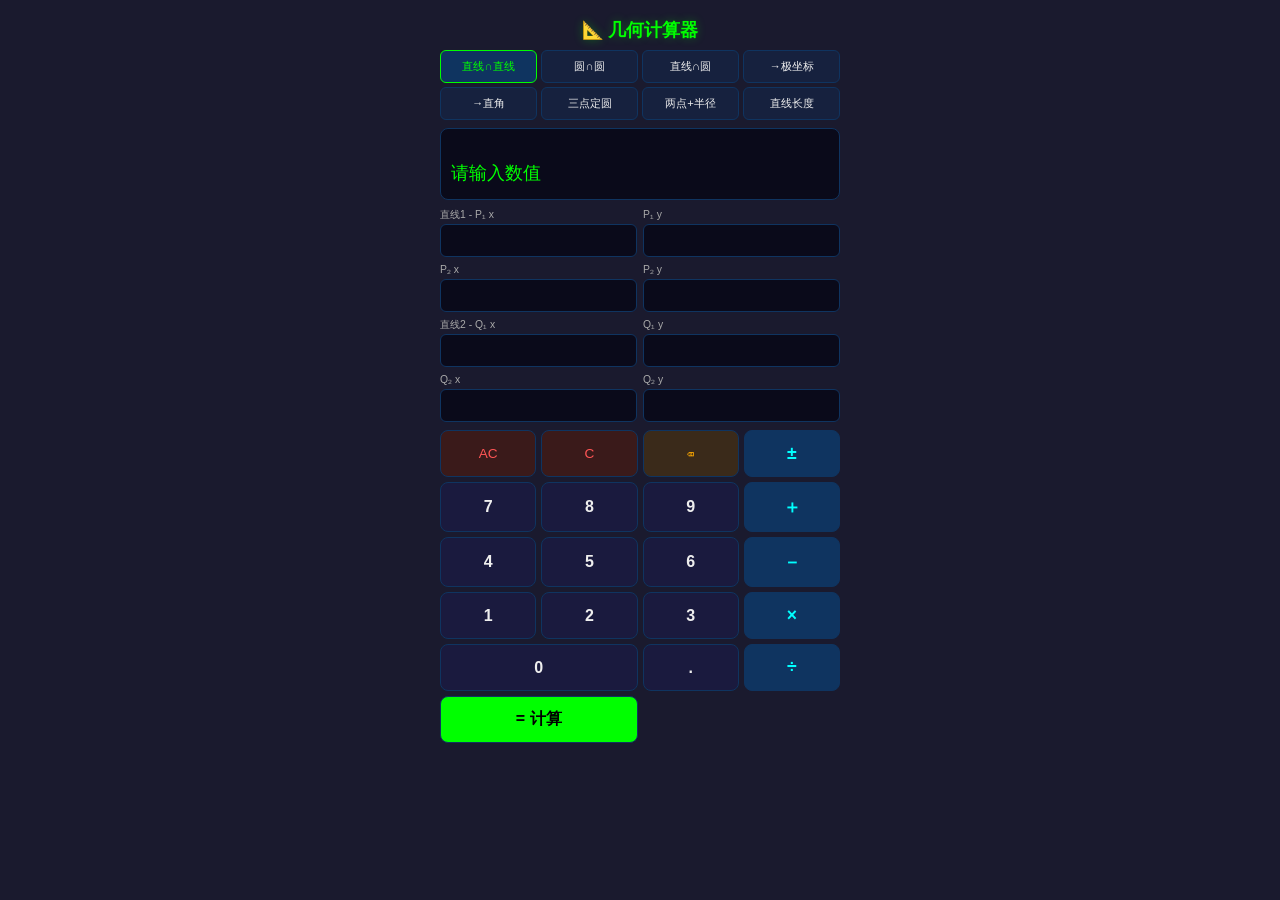
<file: 1234.html>
<!DOCTYPE html>
<html lang="zh-CN">
<head>
<meta charset="UTF-8">
<meta name="viewport" content="width=device-width, initial-scale=1.0, maximum-scale=1.0, user-scalable=no">
<title>几何计算器</title>
<style>
* { margin: 0; padding: 0; box-sizing: border-box; }
body {
  font-family: -apple-system, BlinkMacSystemFont, "Segoe UI", Roboto, sans-serif;
  background: #1a1a2e;
  color: #eee;
  min-height: 100vh;
  overflow-x: hidden;
  -webkit-user-select: none;
  user-select: none;
  -webkit-tap-highlight-color: transparent;
}
.container {
  max-width: 420px;
  margin: 0 auto;
  padding: 10px;
}
h1 {
  text-align: center;
  font-size: 1.1em;
  padding: 8px 0;
  color: #0f0;
  text-shadow: 0 0 10px rgba(0,255,0,0.3);
}
.tabs {
  display: grid;
  grid-template-columns: repeat(4, 1fr);
  gap: 4px;
  margin-bottom: 8px;
}
.tab {
  padding: 8px 2px;
  text-align: center;
  background: #16213e;
  border-radius: 6px;
  font-size: 0.7em;
  cursor: pointer;
  transition: all 0.2s;
  border: 1px solid #0f3460;
}
.tab.active {
  background: #0f3460;
  color: #0f0;
  border-color: #0f0;
}
.tab-content { display: none; }
.tab-content.active { display: block; }

/* 显示屏 */
.display {
  background: #0a0a1a;
  border-radius: 8px;
  padding: 10px;
  margin-bottom: 8px;
  border: 1px solid #0f3460;
}
.display .expr {
  font-size: 0.75em;
  color: #888;
  min-height: 18px;
  word-break: break-all;
}
.display .result {
  font-size: 1.1em;
  color: #0f0;
  min-height: 28px;
  word-break: break-all;
  margin-top: 4px;
}

/* 输入区 */
.inputs {
  display: grid;
  grid-template-columns: 1fr 1fr;
  gap: 6px;
  margin-bottom: 8px;
}
.input-group {
  display: flex;
  flex-direction: column;
}
.input-group label {
  font-size: 0.65em;
  color: #aaa;
  margin-bottom: 2px;
}
.input-group input {
  background: #0a0a1a;
  border: 1.5px solid #0f3460;
  border-radius: 6px;
  padding: 8px 6px;
  color: #fff;
  font-size: 0.85em;
  text-align: center;
  outline: none;
  transition: border-color 0.2s;
  cursor: pointer;
}
.input-group input:focus {
  border-color: #0f0;
  box-shadow: 0 0 6px rgba(0,255,0,0.3);
}
.input-group input.readonly-highlight {
  border-color: #ff8800;
  box-shadow: 0 0 8px rgba(255,136,0,0.4);
}

/* 按钮面板 */
.btn-grid {
  display: grid;
  grid-template-columns: repeat(4, 1fr);
  gap: 5px;
  margin-bottom: 8px;
}
.btn {
  background: #16213e;
  border: 1px solid #0f3460;
  border-radius: 8px;
  padding: 12px 4px;
  color: #eee;
  font-size: 0.85em;
  text-align: center;
  cursor: pointer;
  transition: all 0.15s;
  min-height: 44px;
  display: flex;
  align-items: center;
  justify-content: center;
  touch-action: manipulation;
}
.btn:active { transform: scale(0.95); background: #0f3460; }
.btn.num { background: #1a1a3e; font-weight: bold; font-size: 1em; }
.btn.op { background: #0f3460; color: #0ff; font-size: 1.1em; font-weight: bold; }
.btn.eq {
  background: #0f0;
  color: #000;
  font-weight: bold;
  font-size: 1em;
  grid-column: span 2;
}
.btn.clear { background: #3a1a1a; color: #f55; }
.btn.back { background: #3a2a1a; color: #fa0; }

.full-width { grid-column: span 2; }

@media (max-width: 380px) {
  .tabs { grid-template-columns: repeat(4, 1fr); }
  .tab { font-size: 0.6em; padding: 6px 1px; }
}
</style>
</head>
<body>
<div class="container">
  <h1>📐 几何计算器</h1>

  <div class="tabs">
    <div class="tab active" data-tab="ll">直线∩直线</div>
    <div class="tab" data-tab="cc">圆∩圆</div>
    <div class="tab" data-tab="lc">直线∩圆</div>
    <div class="tab" data-tab="tp">→极坐标</div>
    <div class="tab" data-tab="pt">→直角</div>
    <div class="tab" data-tab="3c">三点定圆</div>
    <div class="tab" data-tab="2r">两点+半径</div>
    <div class="tab" data-tab="len">直线长度</div>
  </div>

  <div class="display">
    <div class="expr" id="expr"></div>
    <div class="result" id="result">请输入数值</div>
  </div>

  <!-- 直线∩直线 -->
  <div class="tab-content active" id="tab-ll">
    <div class="inputs">
      <div class="input-group"><label>直线1 - P₁ x</label><input type="text" inputmode="none" readonly class="calc-input" data-name="ll_p1x"></div>
      <div class="input-group"><label>P₁ y</label><input type="text" inputmode="none" readonly class="calc-input" data-name="ll_p1y"></div>
      <div class="input-group"><label>P₂ x</label><input type="text" inputmode="none" readonly class="calc-input" data-name="ll_p2x"></div>
      <div class="input-group"><label>P₂ y</label><input type="text" inputmode="none" readonly class="calc-input" data-name="ll_p2y"></div>
      <div class="input-group"><label>直线2 - Q₁ x</label><input type="text" inputmode="none" readonly class="calc-input" data-name="ll_q1x"></div>
      <div class="input-group"><label>Q₁ y</label><input type="text" inputmode="none" readonly class="calc-input" data-name="ll_q1y"></div>
      <div class="input-group"><label>Q₂ x</label><input type="text" inputmode="none" readonly class="calc-input" data-name="ll_q2x"></div>
      <div class="input-group"><label>Q₂ y</label><input type="text" inputmode="none" readonly class="calc-input" data-name="ll_q2y"></div>
    </div>
  </div>

  <!-- 圆∩圆 -->
  <div class="tab-content" id="tab-cc">
    <div class="inputs">
      <div class="input-group"><label>圆1 - 圆心 x</label><input type="text" inputmode="none" readonly class="calc-input" data-name="cc_c1x"></div>
      <div class="input-group"><label>圆心 y</label><input type="text" inputmode="none" readonly class="calc-input" data-name="cc_c1y"></div>
      <div class="input-group"><label>半径 r</label><input type="text" inputmode="none" readonly class="calc-input" data-name="cc_r1"></div>
      <div class="input-group"><label>圆2 - 圆心 x</label><input type="text" inputmode="none" readonly class="calc-input" data-name="cc_c2x"></div>
      <div class="input-group"><label>圆心 y</label><input type="text" inputmode="none" readonly class="calc-input" data-name="cc_c2y"></div>
      <div class="input-group"><label>半径 r</label><input type="text" inputmode="none" readonly class="calc-input" data-name="cc_r2"></div>
    </div>
  </div>

  <!-- 直线∩圆 -->
  <div class="tab-content" id="tab-lc">
    <div class="inputs">
      <div class="input-group"><label>直线 - P x</label><input type="text" inputmode="none" readonly class="calc-input" data-name="lc_px"></div>
      <div class="input-group"><label>P y</label><input type="text" inputmode="none" readonly class="calc-input" data-name="lc_py"></div>
      <div class="input-group"><label>Q x</label><input type="text" inputmode="none" readonly class="calc-input" data-name="lc_qx"></div>
      <div class="input-group"><label>Q y</label><input type="text" inputmode="none" readonly class="calc-input" data-name="lc_qy"></div>
      <div class="input-group"><label>圆 - 圆心 x</label><input type="text" inputmode="none" readonly class="calc-input" data-name="lc_cx"></div>
      <div class="input-group"><label>圆心 y</label><input type="text" inputmode="none" readonly class="calc-input" data-name="lc_cy"></div>
      <div class="input-group"><label>半径 r</label><input type="text" inputmode="none" readonly class="calc-input" data-name="lc_r"></div>
    </div>
  </div>

  <!-- →极坐标 -->
  <div class="tab-content" id="tab-tp">
    <div class="inputs">
      <div class="input-group"><label>点 x</label><input type="text" inputmode="none" readonly class="calc-input" data-name="tp_x"></div>
      <div class="input-group"><label>点 y</label><input type="text" inputmode="none" readonly class="calc-input" data-name="tp_y"></div>
    </div>
  </div>

  <!-- →直角坐标 -->
  <div class="tab-content" id="tab-pt">
    <div class="inputs">
      <div class="input-group"><label>极径 ρ</label><input type="text" inputmode="none" readonly class="calc-input" data-name="pt_rho"></div>
      <div class="input-group"><label>极角 θ (°)</label><input type="text" inputmode="none" readonly class="calc-input" data-name="pt_theta"></div>
    </div>
  </div>

  <!-- 三点定圆 -->
  <div class="tab-content" id="tab-3c">
    <div class="inputs">
      <div class="input-group"><label>A x</label><input type="text" inputmode="none" readonly class="calc-input" data-name="tc_ax"></div>
      <div class="input-group"><label>A y</label><input type="text" inputmode="none" readonly class="calc-input" data-name="tc_ay"></div>
      <div class="input-group"><label>B x</label><input type="text" inputmode="none" readonly class="calc-input" data-name="tc_bx"></div>
      <div class="input-group"><label>B y</label><input type="text" inputmode="none" readonly class="calc-input" data-name="tc_by"></div>
      <div class="input-group"><label>C x</label><input type="text" inputmode="none" readonly class="calc-input" data-name="tc_cx"></div>
      <div class="input-group"><label>C y</label><input type="text" inputmode="none" readonly class="calc-input" data-name="tc_cy"></div>
    </div>
  </div>

  <!-- 两点+半径 -->
  <div class="tab-content" id="tab-2r">
    <div class="inputs">
      <div class="input-group"><label>P x</label><input type="text" inputmode="none" readonly class="calc-input" data-name="tr_px"></div>
      <div class="input-group"><label>P y</label><input type="text" inputmode="none" readonly class="calc-input" data-name="tr_py"></div>
      <div class="input-group"><label>Q x</label><input type="text" inputmode="none" readonly class="calc-input" data-name="tr_qx"></div>
      <div class="input-group"><label>Q y</label><input type="text" inputmode="none" readonly class="calc-input" data-name="tr_qy"></div>
      <div class="input-group"><label>半径 r</label><input type="text" inputmode="none" readonly class="calc-input" data-name="tr_r"></div>
    </div>
  </div>

  <!-- 直线长度 -->
  <div class="tab-content" id="tab-len">
    <div class="inputs">
      <div class="input-group"><label>起点 P x</label><input type="text" inputmode="none" readonly class="calc-input" data-name="len_px"></div>
      <div class="input-group"><label>P y</label><input type="text" inputmode="none" readonly class="calc-input" data-name="len_py"></div>
      <div class="input-group"><label>端点 Q x</label><input type="text" inputmode="none" readonly class="calc-input" data-name="len_qx"></div>
      <div class="input-group"><label>Q y</label><input type="text" inputmode="none" readonly class="calc-input" data-name="len_qy"></div>
      <div class="input-group"><label>长度 L（可编辑）</label><input type="text" inputmode="none" readonly class="calc-input" data-name="len_l" style="border-color:#ff8800;"></div>
    </div>
  </div>

  <!-- 数字按钮面板 -->
  <div class="btn-grid" id="keypad">
    <div class="btn clear" data-key="AC">AC</div>
    <div class="btn clear" data-key="C">C</div>
    <div class="btn back" data-key="BACK">⌫</div>
    <div class="btn op" data-key="±">±</div>

    <div class="btn num" data-key="7">7</div>
    <div class="btn num" data-key="8">8</div>
    <div class="btn num" data-key="9">9</div>
    <div class="btn op" data-key="+">＋</div>

    <div class="btn num" data-key="4">4</div>
    <div class="btn num" data-key="5">5</div>
    <div class="btn num" data-key="6">6</div>
    <div class="btn op" data-key="-">－</div>

    <div class="btn num" data-key="1">1</div>
    <div class="btn num" data-key="2">2</div>
    <div class="btn num" data-key="3">3</div>
    <div class="btn op" data-key="*">×</div>

    <div class="btn num full-width" data-key="0">0</div>
    <div class="btn num" data-key=".">.</div>
    <div class="btn op" data-key="/">÷</div>

    <div class="btn eq" data-key="=">= 计算</div>
  </div>
</div>

<script>
// ============ 核心变量 ============
let activeInput = null;
let currentTab = 'll';

// ============ 工具函数 ============
function parseExpr(expr) {
  if (expr === '' || expr === null || expr === undefined) return NaN;
  try {
    let e = expr.toString().trim();
    if (e === '') return NaN;
    e = e.replace(/\^/g, '**');
    // 安全校验：只允许数字、运算符、括号、小数点
    if (!/^[0-9+\-*/().\s]+$/.test(e)) return NaN;
    let result = Function('"use strict"; return (' + e + ')')();
    if (typeof result !== 'number' || !isFinite(result)) return NaN;
    return result;
  } catch(e) { return NaN; }
}

function getVal(name) {
  let el = document.querySelector(`[data-name="${name}"]`);
  if (!el) return NaN;
  return parseExpr(el.value);
}

function setResult(expr, result) {
  document.getElementById('expr').textContent = expr;
  document.getElementById('result').textContent = result;
}

function clearResult() {
  document.getElementById('expr').textContent = '';
  document.getElementById('result').textContent = '请输入数值';
}

// ============ 标签切换 ============
document.querySelectorAll('.tab').forEach(tab => {
  tab.addEventListener('click', () => {
    document.querySelectorAll('.tab').forEach(t => t.classList.remove('active'));
    document.querySelectorAll('.tab-content').forEach(t => t.classList.remove('active'));
    tab.classList.add('active');
    currentTab = tab.dataset.tab;
    document.getElementById('tab-' + currentTab).classList.add('active');
    activeInput = null;
    clearResult();
  });
});

// ============ 输入框点击 ============
document.querySelectorAll('.calc-input').forEach(input => {
  input.addEventListener('click', (e) => {
    document.querySelectorAll('.calc-input').forEach(i => i.classList.remove('readonly-highlight'));
    input.classList.add('readonly-highlight');
    activeInput = input;
    e.stopPropagation();
  });
});

// ============ 键盘按钮 ============
document.querySelectorAll('.btn').forEach(btn => {
  btn.addEventListener('click', () => {
    let key = btn.dataset.key;

    if (key === 'AC') {
      document.querySelectorAll('.calc-input').forEach(i => i.value = '');
      activeInput = null;
      clearResult();
      return;
    }

    if (key === 'C') {
      if (activeInput) activeInput.value = '';
      clearResult();
      return;
    }

    if (key === 'BACK') {
      if (activeInput) activeInput.value = activeInput.value.slice(0, -1);
      return;
    }

    if (key === '±') {
      if (activeInput) {
        let v = activeInput.value;
        if (v.startsWith('-')) activeInput.value = v.slice(1);
        else if (v.length > 0) activeInput.value = '-' + v;
      }
      return;
    }

    if (key === '=') {
      doCalculate();
      return;
    }

    // 普通输入
    if (!activeInput) {
      let inputs = document.querySelectorAll('#tab-' + currentTab + ' .calc-input');
      activeInput = inputs[0];
      if (activeInput) activeInput.classList.add('readonly-highlight');
    }
    if (activeInput) {
      activeInput.value += key;
    }
  });
});

// 阻止物理键盘输入
document.addEventListener('keydown', (e) => {
  e.preventDefault();
});

// ============ 计算逻辑 ============
function doCalculate() {
  let expr = '';
  let result = '';

  switch(currentTab) {
    case 'll': {
      let x1=getVal('ll_p1x'), y1=getVal('ll_p1y'), x2=getVal('ll_p2x'), y2=getVal('ll_p2y');
      let x3=getVal('ll_q1x'), y3=getVal('ll_q1y'), x4=getVal('ll_q2x'), y4=getVal('ll_q2y');
      if ([x1,y1,x2,y2,x3,y3,x4,y4].some(isNaN)) { result='请输入有效数值'; break; }
      let a1=y2-y1, b1=x1-x2, c1=x2*y1-x1*y2;
      let a2=y4-y3, b2=x3-x4, c2=x4*y3-x3*y4;
      let det=a1*b2-a2*b1;
      if (Math.abs(det)<1e-12) { result='两直线平行或重合，无唯一交点'; break; }
      let ix=(b1*c2-b2*c1)/det, iy=(a2*c1-a1*c2)/det;
      expr=`直线1:(${x1},${y1})-(${x2},${y2}) ∩ 直线2:(${x3},${y3})-(${x4},${y4})`;
      result=`交点: (${ix.toFixed(6)}, ${iy.toFixed(6)})`;
      break;
    }

    case 'cc': {
      let cx1=getVal('cc_c1x'), cy1=getVal('cc_c1y'), r1=getVal('cc_r1');
      let cx2=getVal('cc_c2x'), cy2=getVal('cc_c2y'), r2=getVal('cc_r2');
      if ([cx1,cy1,r1,cx2,cy2,r2].some(isNaN)) { result='请输入有效数值'; break; }
      let dx=cx2-cx1, dy=cy2-cy1, d=Math.sqrt(dx*dx+dy*dy);
      if (d<1e-12) { result='两圆同心'; break; }
      if (d>r1+r2+1e-12) { result='两圆外离，无交点'; break; }
      if (d<Math.abs(r1-r2)-1e-12) { result='一圆内含另一圆，无交点'; break; }
      let a=(r1*r1-r2*r2+d*d)/(2*d);
      let h2=r1*r1-a*a;
      if (h2<-1e-12) { result='无解（精度问题）'; break; }
      if (h2<0) h2=0;
      let h=Math.sqrt(h2);
      let px=cx1+a*dx/d, py=cy1+a*dy/d;
      let pts=[];
      if (h<1e-12) {
        pts.push(`(${px.toFixed(6)}, ${py.toFixed(6)})`);
      } else {
        let ix1=px-h*dy/d, iy1=py+h*dx/d;
        let ix2=px+h*dy/d, iy2=py-h*dx/d;
        pts.push(`(${ix1.toFixed(6)}, ${iy1.toFixed(6)})`);
        pts.push(`(${ix2.toFixed(6)}, ${iy2.toFixed(6)})`);
      }
      expr=`圆1:(${cx1},${cy1}) r=${r1} ∩ 圆2:(${cx2},${cy2}) r=${r2}`;
      result=`交点(${pts.length}个): ${pts.join(', ')}`;
      break;
    }

    case 'lc': {
      let px=getVal('lc_px'), py=getVal('lc_py'), qx=getVal('lc_qx'), qy=getVal('lc_qy');
      let cx=getVal('lc_cx'), cy=getVal('lc_cy'), r=getVal('lc_r');
      if ([px,py,qx,qy,cx,cy,r].some(isNaN)) { result='请输入有效数值'; break; }
      let dx=qx-px, dy=qy-py;
      let A=dy, B=-dx, C=dx*py-dy*px;
      let denom=A*A+B*B;
      if (denom<1e-12) { result='直线方向无效'; break; }
      let x0=(B*(B*cx-A*cy)-A*C)/denom;
      let y0=(A*(-B*cx+A*cy)-B*C)/denom;
      let dist=Math.sqrt((cx-x0)*(cx-x0)+(cy-y0)*(cy-y0));
      if (dist>r+1e-12) { result='直线与圆外离，无交点'; break; }
      let h2=r*r-(cx-x0)*(cx-x0)-(cy-y0)*(cy-y0);
      if (h2<-1e-12) { result='无交点'; break; }
      if (h2<0) h2=0;
      let h=Math.sqrt(h2);
      let sqrtDenom=Math.sqrt(denom);
      let pts=[];
      if (h<1e-12) {
        pts.push(`(${x0.toFixed(6)}, ${y0.toFixed(6)})`);
      } else {
        let ix1=x0+h*dx/sqrtDenom, iy1=y0+h*dy/sqrtDenom;
        let ix2=x0-h*dx/sqrtDenom, iy2=y0-h*dy/sqrtDenom;
        pts.push(`(${ix1.toFixed(6)}, ${iy1.toFixed(6)})`);
        pts.push(`(${ix2.toFixed(6)}, ${iy2.toFixed(6)})`);
      }
      expr=`直线(${px},${py})-(${qx},${qy}) ∩ 圆(${cx},${cy}) r=${r}`;
      result=`交点(${pts.length}个): ${pts.join(', ')}`;
      break;
    }

    case 'tp': {
      let x=getVal('tp_x'), y=getVal('tp_y');
      if ([x,y].some(isNaN)) { result='请输入有效数值'; break; }
      let rho=Math.sqrt(x*x+y*y);
      let theta=Math.atan2(y,x)*180/Math.PI;
      if (theta<0) theta+=360;
      expr=`点(${x}, ${y}) → 极坐标`;
      result=`ρ=${rho.toFixed(6)}, θ=${theta.toFixed(4)}°`;
      break;
    }

    case 'pt': {
      let rho=getVal('pt_rho'), theta=getVal('pt_theta');
      if ([rho,theta].some(isNaN)) { result='请输入有效数值'; break; }
      let rad=theta*Math.PI/180;
      let x=rho*Math.cos(rad), y=rho*Math.sin(rad);
      expr=`ρ=${rho}, θ=${theta}° → 直角坐标`;
      result=`(${x.toFixed(6)}, ${y.toFixed(6)})`;
      break;
    }

    case '3c': {
      let ax=getVal('tc_ax'), ay=getVal('tc_ay');
      let bx=getVal('tc_bx'), by=getVal('tc_by');
      let cx=getVal('tc_cx'), cy=getVal('tc_cy');
      if ([ax,ay,bx,by,cx,cy].some(isNaN)) { result='请输入有效数值'; break; }
      let D=2*(ax*(by-cy)+bx*(cy-ay)+cx*(ay-by));
      if (Math.abs(D)<1e-12) { result='三点共线，无法确定圆'; break; }
      let ux=ax*ax+ay*ay, uy=bx*bx+by*by, uz=cx*cx+cy*cy;
      let hx=(ux*(by-cy)+uy*(cy-ay)+uz*(ay-by))/D;
      let hy=(ux*(cx-bx)+uy*(ax-cx)+uz*(bx-ax))/D;
      let r=Math.sqrt((ax-hx)*(ax-hx)+(ay-hy)*(ay-hy));
      expr=`三点 A(${ax},${ay}) B(${bx},${by}) C(${cx},${cy})`;
      result=`圆心: (${hx.toFixed(6)}, ${hy.toFixed(6)}), 半径: ${r.toFixed(6)}`;
      break;
    }

    case '2r': {
      let px=getVal('tr_px'), py=getVal('tr_py');
      let qx=getVal('tr_qx'), qy=getVal('tr_qy');
      let r=getVal('tr_r');
      if ([px,py,qx,qy,r].some(isNaN)) { result='请输入有效数值'; break; }
      let dx=qx-px, dy=qy-py;
      let d2=dx*dx+dy*dy;
      let d=Math.sqrt(d2);
      if (d<1e-12) { result='两点重合，无法确定'; break; }
      if (2*r<d-1e-12) { result='半径太小，两点距离大于直径'; break; }
      let midX=(px+qx)/2, midY=(py+qy)/2;
      let h2=r*r-d2/4;
      if (h2<-1e-12) { result='无解'; break; }
      if (h2<0) h2=0;
      let h=Math.sqrt(h2);
      let centers=[];
      if (h<1e-12) {
        centers.push(`(${midX.toFixed(6)}, ${midY.toFixed(6)})`);
      } else {
        let cx1=midX-h*dy/d, cy1=midY+h*dx/d;
        let cx2=midX+h*dy/d, cy2=midY-h*dx/d;
        centers.push(`(${cx1.toFixed(6)}, ${cy1.toFixed(6)})`);
        centers.push(`(${cx2.toFixed(6)}, ${cy2.toFixed(6)})`);
      }
      expr=`P(${px},${py}) Q(${qx},${qy}) r=${r}`;
      result=`圆心(${centers.length}个): ${centers.join(', ')}`;
      break;
    }

    case 'len': {
      let px=getVal('len_px'), py=getVal('len_py');
      let qx=getVal('len_qx'), qy=getVal('len_qy');
      let lenInput=document.querySelector('[data-name="len_l"]');
      let lenVal=parseExpr(lenInput?lenInput.value:'');

      if ([px,py,qx,qy].some(isNaN)) { result='请输入有效数值'; break; }

      let dx=qx-px, dy=qy-py;
      let curLen=Math.sqrt(dx*dx+dy*dy);

      if (!isNaN(lenVal) && lenVal>0) {
        if (curLen<1e-12) { result='起点与端点重合，无法确定方向'; break; }
        let ratio=lenVal/curLen;
        let qx2=px+dx*ratio, qy2=py+dy*ratio;
        expr=`起点(${px},${py}), 方向→(${qx},${qy}), 长度=${lenVal}`;
        result=`端点 Q': (${qx2.toFixed(6)}, ${qy2.toFixed(6)})`;
        let qxEl=document.querySelector('[data-name="len_qx"]');
        let qyEl=document.querySelector('[data-name="len_qy"]');
        if (qxEl) qxEl.value=qx2.toFixed(6);
        if (qyEl) qyEl.value=qy2.toFixed(6);
      } else {
        expr=`P(${px},${py}) Q(${qx},${qy})`;
        result=`长度 = ${curLen.toFixed(6)}`;
        if (lenInput) lenInput.value=curLen.toFixed(6);
      }
      break;
    }
  }

  setResult(expr, result);
}

// 点击空白取消高亮
document.addEventListener('click', () => {
  document.querySelectorAll('.calc-input').forEach(i => i.classList.remove('readonly-highlight'));
});
</script>
</body>
</html>
</file>
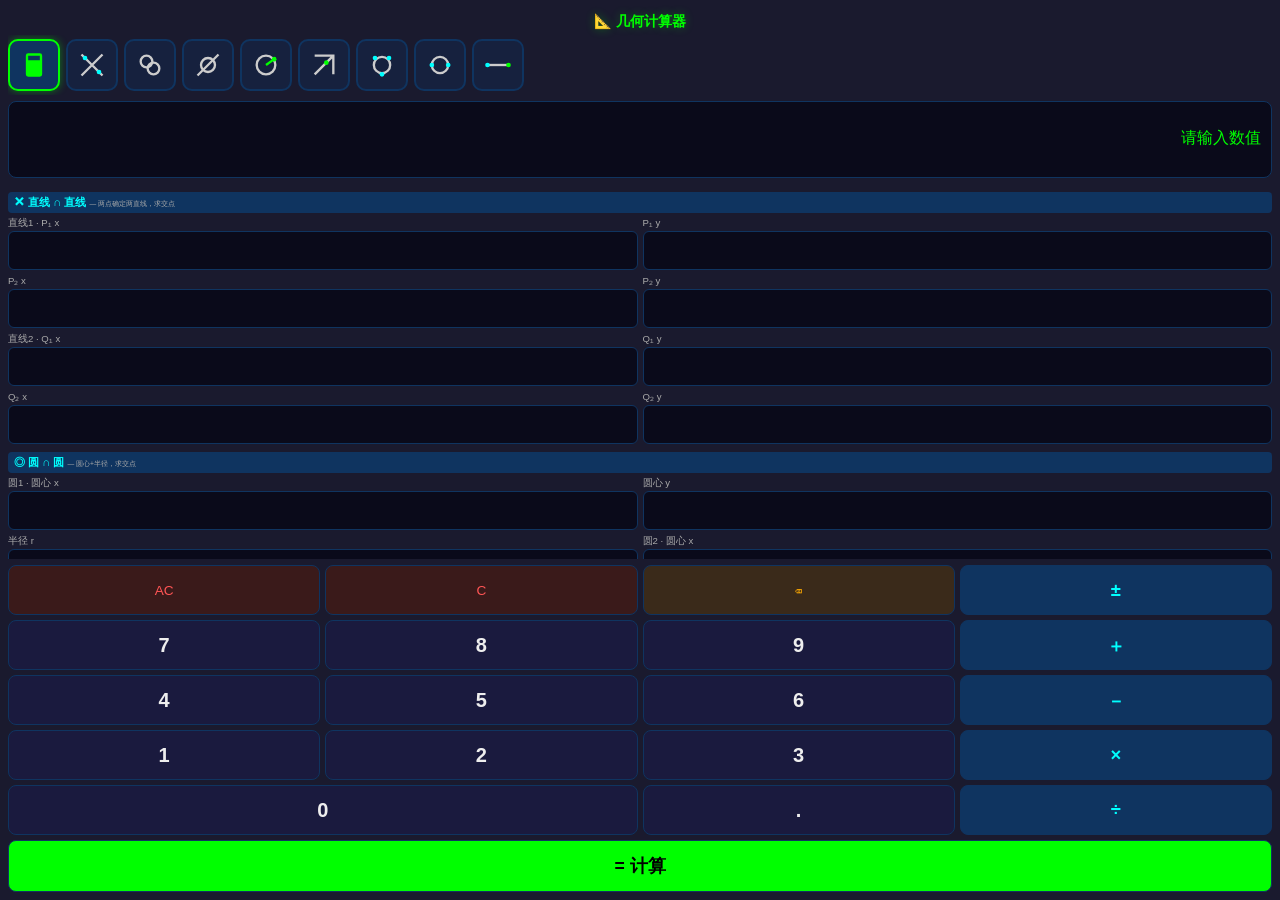
<file: 12345.html>
<!DOCTYPE html>
<html lang="zh-CN">
<head>
<meta charset="UTF-8">
<meta name="viewport" content="width=device-width, initial-scale=1.0, maximum-scale=1.0, user-scalable=no, viewport-fit=cover">
<title>几何计算器</title>
<style>
* { margin: 0; padding: 0; box-sizing: border-box; }
body {
  font-family: -apple-system, BlinkMacSystemFont, "Segoe UI", Roboto, sans-serif;
  background: #1a1a2e;
  color: #eee;
  height: 100dvh;
  overflow: hidden;
  -webkit-user-select: none;
  user-select: none;
  -webkit-tap-highlight-color: transparent;
}
.container {
  display: flex;
  flex-direction: column;
  height: 100dvh;
  padding: 8px;
  padding-bottom: max(8px, env(safe-area-inset-bottom));
}

h1 {
  text-align: center;
  font-size: 0.9em;
  padding: 4px 0;
  color: #0f0;
  text-shadow: 0 0 10px rgba(0,255,0,0.3);
  flex-shrink: 0;
}

/* 图标标签栏 */
.icon-tabs {
  display: flex;
  flex-direction: row;
  overflow-x: auto;
  gap: 6px;
  padding: 4px 0;
  scroll-snap-type: x mandatory;
  flex-shrink: 0;
  -webkit-overflow-scrolling: touch;
}
.icon-tabs::-webkit-scrollbar { display: none; }
.icon-tab {
  flex: 0 0 auto;
  width: 52px;
  height: 52px;
  display: flex;
  align-items: center;
  justify-content: center;
  background: #16213e;
  border: 2px solid #0f3460;
  border-radius: 10px;
  cursor: pointer;
  transition: all 0.2s;
  scroll-snap-align: center;
}
.icon-tab.active {
  background: #0f3460;
  border-color: #0f0;
  box-shadow: 0 0 8px rgba(0,255,0,0.4);
}
.icon-tab svg {
  width: 28px;
  height: 28px;
  fill: #ccc;
}
.icon-tab.active svg { fill: #0f0; }

/* 显示屏 */
.display {
  background: #0a0a1a;
  border-radius: 8px;
  padding: 8px 10px;
  margin: 6px 0;
  border: 1.5px solid #0f3460;
  flex-shrink: 0;
  cursor: pointer;
  position: relative;
}
.display .expr {
  font-size: 0.7em;
  color: #888;
  min-height: 16px;
  word-break: break-all;
  text-align: right;
  font-family: "Courier New", monospace;
}
.display .result {
  font-size: 1em;
  color: #0f0;
  min-height: 24px;
  word-break: break-all;
  margin-top: 2px;
  text-align: right;
  font-family: "Courier New", monospace;
}
.display .hint {
  font-size: 0.6em;
  color: #ff8800;
  text-align: center;
  margin-top: 4px;
  opacity: 0;
  transition: opacity 0.3s;
  pointer-events: none;
}
.display .hint.show { opacity: 1; }

/* 输入区 */
.inputs-wrapper {
  flex: 1;
  overflow-y: auto;
  -webkit-overflow-scrolling: touch;
  margin-bottom: 6px;
}
.inputs-wrapper::-webkit-scrollbar { width: 3px; }
.inputs-wrapper::-webkit-scrollbar-thumb { background: #0f3460; border-radius: 2px; }

.section-title {
  font-size: 0.7em;
  color: #0ff;
  margin: 8px 0 4px 0;
  padding: 3px 6px;
  background: #0f3460;
  border-radius: 4px;
  font-weight: bold;
}
.section-sub {
  font-size: 0.6em;
  color: #aaa;
  margin-bottom: 4px;
  font-weight: normal;
}

.inputs {
  display: grid;
  grid-template-columns: 1fr 1fr;
  gap: 5px;
  margin-bottom: 6px;
}
.input-group {
  display: flex;
  flex-direction: column;
}
.input-group label {
  font-size: 0.6em;
  color: #aaa;
  margin-bottom: 1px;
}
.input-group input {
  background: #0a0a1a;
  border: 1.5px solid #0f3460;
  border-radius: 6px;
  padding: 11px 6px;
  color: #fff;
  font-size: 0.8em;
  text-align: center;
  outline: none;
  transition: border-color 0.2s;
  cursor: pointer;
}
.input-group input:focus {
  border-color: #0f0;
  box-shadow: 0 0 6px rgba(0,255,0,0.3);
}
.input-group input.readonly-highlight {
  border-color: #ff8800;
  box-shadow: 0 0 8px rgba(255,136,0,0.4);
}
.input-group input.error-highlight {
  border-color: #f00;
  animation: shake 0.4s ease;
}
@keyframes shake {
  0%,100% { transform: translateX(0); }
  25% { transform: translateX(-4px); }
  75% { transform: translateX(4px); }
}

/* 按钮面板 */
.btn-grid {
  display: grid;
  grid-template-columns: repeat(4, 1fr);
  gap: 5px;
  flex-shrink: 0;
}
.btn {
  background: #16213e;
  border: 1px solid #0f3460;
  border-radius: 8px;
  padding: 0;
  color: #eee;
  font-size: 0.9em;
  text-align: center;
  cursor: pointer;
  transition: all 0.15s;
  min-height: 50px;
  display: flex;
  align-items: center;
  justify-content: center;
  touch-action: manipulation;
}
.btn:active { transform: scale(0.92); background: #0f3460; }
.btn.num { background: #1a1a3e; font-weight: bold; font-size: 1.25em; }
.btn.op { background: #0f3460; color: #0ff; font-size: 1.15em; font-weight: bold; }
.btn.eq {
  background: #0f0;
  color: #000;
  font-weight: bold;
  font-size: 1.1em;
  grid-column: span 4;
  min-height: 52px;
}
.btn.clear { background: #3a1a1a; color: #f55; font-size: 0.85em; }
.btn.back { background: #3a2a1a; color: #fa0; font-size: 0.85em; }

.full-width { grid-column: span 2; }

/* 普通计算器模式隐藏输入区 */
body.calc-mode .inputs-wrapper { display: none; }
body.calc-mode .icon-tabs { display: none; }
body.calc-mode h1 { font-size: 0.8em; }
</style>
</head>
<body>
<div class="container">
  <h1 id="main-title">📐 几何计算器</h1>

  <div class="icon-tabs" id="iconTabs">
    <div class="icon-tab active" data-tab="calc" title="普通计算器">
      <svg viewBox="0 0 24 24"><path d="M7 2h10a2 2 0 0 1 2 2v16a2 2 0 0 1-2 2H7a2 2 0 0 1-2-2V4a2 2 0 0 1 2-2zm0 2v4h10V4H7zm0 6h4v4H7v-4zm6 0h4v4h-4v-4zm-6 6h4v4H7v-4zm6 0h4v4h-4v-4z"/></svg>
    </div>
    <div class="icon-tab" data-tab="ll" title="直线∩直线">
      <svg viewBox="0 0 24 24"><path d="M21 3L3 21M21 21L3 3" stroke="#ccc" stroke-width="2" fill="none"/><circle cx="6" cy="6" r="2" fill="#0ff"/><circle cx="18" cy="18" r="2" fill="#0ff"/></svg>
    </div>
    <div class="icon-tab" data-tab="cc" title="圆∩圆">
      <svg viewBox="0 0 24 24"><circle cx="9" cy="9" r="5" stroke="#ccc" stroke-width="2" fill="none"/><circle cx="15" cy="15" r="5" stroke="#ccc" stroke-width="2" fill="none"/></svg>
    </div>
    <div class="icon-tab" data-tab="lc" title="直线∩圆">
      <svg viewBox="0 0 24 24"><line x1="3" y1="21" x2="21" y2="3" stroke="#ccc" stroke-width="2"/><circle cx="12" cy="12" r="6" stroke="#ccc" stroke-width="2" fill="none"/></svg>
    </div>
    <div class="icon-tab" data-tab="tp" title="→极坐标">
      <svg viewBox="0 0 24 24"><circle cx="12" cy="12" r="8" stroke="#ccc" stroke-width="2" fill="none"/><line x1="12" y1="12" x2="19" y2="7" stroke="#0f0" stroke-width="2"/><circle cx="19" cy="7" r="2" fill="#0f0"/></svg>
    </div>
    <div class="icon-tab" data-tab="pt" title="→直角">
      <svg viewBox="0 0 24 24"><path d="M4 20L20 4M4 4h16v16" stroke="#ccc" stroke-width="2" fill="none"/><circle cx="14" cy="10" r="2" fill="#0f0"/></svg>
    </div>
    <div class="icon-tab" data-tab="3c" title="三点定圆">
      <svg viewBox="0 0 24 24"><circle cx="12" cy="12" r="7" stroke="#ccc" stroke-width="2" fill="none"/><circle cx="6" cy="6" r="2" fill="#0ff"/><circle cx="18" cy="6" r="2" fill="#0ff"/><circle cx="12" cy="20" r="2" fill="#0ff"/></svg>
    </div>
    <div class="icon-tab" data-tab="2r" title="两点+半径">
      <svg viewBox="0 0 24 24"><circle cx="12" cy="12" r="7" stroke="#ccc" stroke-width="2" fill="none"/><circle cx="5" cy="12" r="2" fill="#0ff"/><circle cx="19" cy="12" r="2" fill="#0ff"/></svg>
    </div>
    <div class="icon-tab" data-tab="len" title="直线长度">
      <svg viewBox="0 0 24 24"><line x1="3" y1="12" x2="21" y2="12" stroke="#ccc" stroke-width="2"/><circle cx="3" cy="12" r="2" fill="#0ff"/><circle cx="21" cy="12" r="2" fill="#0f0"/></svg>
    </div>
  </div>

  <div class="display" id="display">
    <div class="expr" id="expr"></div>
    <div class="result" id="result">请输入数值</div>
    <div class="hint" id="calcHint">📱 点击此处返回几何计算器</div>
  </div>

  <div class="inputs-wrapper" id="inputsWrapper">
    <div class="section-title" data-section="ll">✕ 直线 ∩ 直线 <span class="section-sub">— 两点确定两直线，求交点</span></div>
    <div class="inputs" data-section="ll">
      <div class="input-group"><label>直线1 · P₁ x</label><input type="text" inputmode="none" readonly class="calc-input" data-name="ll_p1x"></div>
      <div class="input-group"><label>P₁ y</label><input type="text" inputmode="none" readonly class="calc-input" data-name="ll_p1y"></div>
      <div class="input-group"><label>P₂ x</label><input type="text" inputmode="none" readonly class="calc-input" data-name="ll_p2x"></div>
      <div class="input-group"><label>P₂ y</label><input type="text" inputmode="none" readonly class="calc-input" data-name="ll_p2y"></div>
      <div class="input-group"><label>直线2 · Q₁ x</label><input type="text" inputmode="none" readonly class="calc-input" data-name="ll_q1x"></div>
      <div class="input-group"><label>Q₁ y</label><input type="text" inputmode="none" readonly class="calc-input" data-name="ll_q1y"></div>
      <div class="input-group"><label>Q₂ x</label><input type="text" inputmode="none" readonly class="calc-input" data-name="ll_q2x"></div>
      <div class="input-group"><label>Q₂ y</label><input type="text" inputmode="none" readonly class="calc-input" data-name="ll_q2y"></div>
    </div>

    <div class="section-title" data-section="cc">◎ 圆 ∩ 圆 <span class="section-sub">— 圆心+半径，求交点</span></div>
    <div class="inputs" data-section="cc">
      <div class="input-group"><label>圆1 · 圆心 x</label><input type="text" inputmode="none" readonly class="calc-input" data-name="cc_c1x"></div>
      <div class="input-group"><label>圆心 y</label><input type="text" inputmode="none" readonly class="calc-input" data-name="cc_c1y"></div>
      <div class="input-group"><label>半径 r</label><input type="text" inputmode="none" readonly class="calc-input" data-name="cc_r1"></div>
      <div class="input-group"><label>圆2 · 圆心 x</label><input type="text" inputmode="none" readonly class="calc-input" data-name="cc_c2x"></div>
      <div class="input-group"><label>圆心 y</label><input type="text" inputmode="none" readonly class="calc-input" data-name="cc_c2y"></div>
      <div class="input-group"><label>半径 r</label><input type="text" inputmode="none" readonly class="calc-input" data-name="cc_r2"></div>
    </div>

    <div class="section-title" data-section="lc">✕ 直线 ∩ ◎ 圆 <span class="section-sub">— 两点定直线+圆，求交点</span></div>
    <div class="inputs" data-section="lc">
      <div class="input-group"><label>直线 · P x</label><input type="text" inputmode="none" readonly class="calc-input" data-name="lc_px"></div>
      <div class="input-group"><label>P y</label><input type="text" inputmode="none" readonly class="calc-input" data-name="lc_py"></div>
      <div class="input-group"><label>Q x</label><input type="text" inputmode="none" readonly class="calc-input" data-name="lc_qx"></div>
      <div class="input-group"><label>Q y</label><input type="text" inputmode="none" readonly class="calc-input" data-name="lc_qy"></div>
      <div class="input-group"><label>圆 · 圆心 x</label><input type="text" inputmode="none" readonly class="calc-input" data-name="lc_cx"></div>
      <div class="input-group"><label>圆心 y</label><input type="text" inputmode="none" readonly class="calc-input" data-name="lc_cy"></div>
      <div class="input-group"><label>半径 r</label><input type="text" inputmode="none" readonly class="calc-input" data-name="lc_r"></div>
    </div>

    <div class="section-title" data-section="tp">📍 → 极坐标 <span class="section-sub">— 直角坐标转极径+极角(°)</span></div>
    <div class="inputs" data-section="tp">
      <div class="input-group"><label>点 x</label><input type="text" inputmode="none" readonly class="calc-input" data-name="tp_x"></div>
      <div class="input-group"><label>点 y</label><input type="text" inputmode="none" readonly class="calc-input" data-name="tp_y"></div>
    </div>

    <div class="section-title" data-section="pt">📍 → 直角 <span class="section-sub">— 极径+极角(°)转直角坐标</span></div>
    <div class="inputs" data-section="pt">
      <div class="input-group"><label>极径 ρ</label><input type="text" inputmode="none" readonly class="calc-input" data-name="pt_rho"></div>
      <div class="input-group"><label>极角 θ (°)</label><input type="text" inputmode="none" readonly class="calc-input" data-name="pt_theta"></div>
    </div>

    <div class="section-title" data-section="3c">◎ 三点定圆 <span class="section-sub">— 三点求外接圆圆心和半径</span></div>
    <div class="inputs" data-section="3c">
      <div class="input-group"><label>A x</label><input type="text" inputmode="none" readonly class="calc-input" data-name="tc_ax"></div>
      <div class="input-group"><label>A y</label><input type="text" inputmode="none" readonly class="calc-input" data-name="tc_ay"></div>
      <div class="input-group"><label>B x</label><input type="text" inputmode="none" readonly class="calc-input" data-name="tc_bx"></div>
      <div class="input-group"><label>B y</label><input type="text" inputmode="none" readonly class="calc-input" data-name="tc_by"></div>
      <div class="input-group"><label>C x</label><input type="text" inputmode="none" readonly class="calc-input" data-name="tc_cx"></div>
      <div class="input-group"><label>C y</label><input type="text" inputmode="none" readonly class="calc-input" data-name="tc_cy"></div>
    </div>

    <div class="section-title" data-section="2r">◎ 两点+半径 <span class="section-sub">— 圆上两点+半径求圆心</span></div>
    <div class="inputs" data-section="2r">
      <div class="input-group"><label>P x</label><input type="text" inputmode="none" readonly class="calc-input" data-name="tr_px"></div>
      <div class="input-group"><label>P y</label><input type="text" inputmode="none" readonly class="calc-input" data-name="tr_py"></div>
      <div class="input-group"><label>Q x</label><input type="text" inputmode="none" readonly class="calc-input" data-name="tr_qx"></div>
      <div class="input-group"><label>Q y</label><input type="text" inputmode="none" readonly class="calc-input" data-name="tr_qy"></div>
      <div class="input-group"><label>半径 r</label><input type="text" inputmode="none" readonly class="calc-input" data-name="tr_r"></div>
    </div>

    <div class="section-title" data-section="len">📏 直线长度 <span class="section-sub">— 求长度，改长度反求端点</span></div>
    <div class="inputs" data-section="len">
      <div class="input-group"><label>起点 P x</label><input type="text" inputmode="none" readonly class="calc-input" data-name="len_px"></div>
      <div class="input-group"><label>P y</label><input type="text" inputmode="none" readonly class="calc-input" data-name="len_py"></div>
      <div class="input-group"><label>端点 Q x</label><input type="text" inputmode="none" readonly class="calc-input" data-name="len_qx"></div>
      <div class="input-group"><label>Q y</label><input type="text" inputmode="none" readonly class="calc-input" data-name="len_qy"></div>
      <div class="input-group"><label>长度 L（可编辑）</label><input type="text" inputmode="none" readonly class="calc-input" data-name="len_l" style="border-color:#ff8800;"></div>
    </div>
  </div>

  <div class="btn-grid" id="keypad">
    <div class="btn clear" data-key="AC">AC</div>
    <div class="btn clear" data-key="C">C</div>
    <div class="btn back" data-key="BACK">⌫</div>
    <div class="btn op" data-key="±">±</div>

    <div class="btn num" data-key="7">7</div>
    <div class="btn num" data-key="8">8</div>
    <div class="btn num" data-key="9">9</div>
    <div class="btn op" data-key="+">＋</div>

    <div class="btn num" data-key="4">4</div>
    <div class="btn num" data-key="5">5</div>
    <div class="btn num" data-key="6">6</div>
    <div class="btn op" data-key="-">－</div>

    <div class="btn num" data-key="1">1</div>
    <div class="btn num" data-key="2">2</div>
    <div class="btn num" data-key="3">3</div>
    <div class="btn op" data-key="*">×</div>

    <div class="btn num full-width" data-key="0">0</div>
    <div class="btn num" data-key=".">.</div>
    <div class="btn op" data-key="/">÷</div>

    <div class="btn eq" data-key="=">= 计算</div>
  </div>
</div>

<script>
let activeInput = null;
let currentTab = 'calc';
let calcExpr = '';
let calcJustEval = false;
let geoExprCache = '';
let geoResultCache = '';

function parseExpr(expr) {
  if (expr === '' || expr === null || expr === undefined) return NaN;
  try {
    let e = expr.toString().trim();
    if (e === '') return NaN;
    e = e.replace(/\^/g, '**');
    if (!/^[0-9+\-*/().\s]+$/.test(e)) return NaN;
    let result = Function('"use strict"; return (' + e + ')')();
    if (typeof result !== 'number' || !isFinite(result)) return NaN;
    return result;
  } catch(e) { return NaN; }
}

function getVal(name) {
  let el = document.querySelector(`[data-name="${name}"]`);
  if (!el) return NaN;
  return parseExpr(el.value);
}

function setResult(expr, result) {
  document.getElementById('expr').textContent = expr;
  document.getElementById('result').textContent = result;
}

function clearResult() {
  document.getElementById('expr').textContent = '';
  document.getElementById('result').textContent = '请输入数值';
}

function formatNum(n) {
  if (!isFinite(n)) return String(n);
  let s = n.toFixed(6).replace(/\.?0+$/, '');
  if (s.endsWith('.')) s = s.slice(0, -1);
  return s === '' ? '0' : s;
}

// 图标标签切换
document.querySelectorAll('.icon-tab').forEach(tab => {
  tab.addEventListener('click', () => {
    let tabName = tab.dataset.tab;

    if (tabName === 'calc') {
      if (currentTab !== 'calc') {
        geoExprCache = document.getElementById('expr').textContent;
        geoResultCache = document.getElementById('result').textContent;
      }
      document.body.classList.add('calc-mode');
      document.getElementById('main-title').textContent = '🧮 普通计算器';
      document.getElementById('calcHint').classList.add('show');
      document.querySelectorAll('.icon-tab').forEach(t => t.classList.remove('active'));
      tab.classList.add('active');
      currentTab = 'calc';
      if (calcExpr === '') {
        document.getElementById('expr').textContent = '';
        document.getElementById('result').textContent = '0';
      }
      activeInput = null;
      return;
    }

    // 切到几何功能
    document.body.classList.remove('calc-mode');
    document.getElementById('main-title').textContent = '📐 几何计算器';
    document.getElementById('calcHint').classList.remove('show');
    document.querySelectorAll('.icon-tab').forEach(t => t.classList.remove('active'));
    tab.classList.add('active');
    currentTab = tabName;

    if (geoResultCache) {
      document.getElementById('expr').textContent = geoExprCache;
      document.getElementById('result').textContent = geoResultCache;
    }

    let section = document.querySelector(`.section-title[data-section="${tabName}"]`);
    if (section) section.scrollIntoView({ behavior: 'smooth', block: 'start' });
  });
});

// 显示屏点击切换
document.getElementById('display').addEventListener('click', () => {
  let calcTab = document.querySelector('.icon-tab[data-tab="calc"]');
  if (currentTab === 'calc') {
    // 普通计算器 → 切回几何（激活第一个几何功能）
    let firstGeo = document.querySelector('.icon-tab[data-tab="ll"]');
    if (firstGeo) firstGeo.click();
  } else {
    calcTab.click();
  }
});

// 输入框点击
document.querySelectorAll('.calc-input').forEach(input => {
  input.addEventListener('click', (e) => {
    document.querySelectorAll('.calc-input').forEach(i => {
      i.classList.remove('readonly-highlight');
      i.classList.remove('error-highlight');
    });
    input.classList.add('readonly-highlight');
    activeInput = input;
    e.stopPropagation();
  });
});

// 键盘按钮
document.querySelectorAll('.btn').forEach(btn => {
  btn.addEventListener('click', () => {
    let key = btn.dataset.key;

    if (key === 'AC') {
      if (currentTab === 'calc') {
        calcExpr = '';
        document.getElementById('expr').textContent = '';
        document.getElementById('result').textContent = '0';
        calcJustEval = false;
      } else {
        document.querySelectorAll('.calc-input').forEach(i => i.value = '');
        activeInput = null;
        clearResult();
      }
      return;
    }

    if (key === 'C') {
      if (currentTab === 'calc') {
        calcExpr = '';
        document.getElementById('result').textContent = '0';
      } else {
        if (activeInput) activeInput.value = '';
        clearResult();
      }
      return;
    }

    if (key === 'BACK') {
      if (currentTab === 'calc') {
        calcExpr = calcExpr.slice(0, -1);
        document.getElementById('result').textContent = calcExpr || '0';
      } else {
        if (activeInput) activeInput.value = activeInput.value.slice(0, -1);
      }
      return;
    }

    if (key === '±') {
      if (currentTab === 'calc') {
        if (calcExpr && !isNaN(parseExpr(calcExpr))) {
          let v = parseExpr(calcExpr);
          calcExpr = v < 0 ? String(-v) : '-' + String(v);
          document.getElementById('result').textContent = calcExpr;
        }
      } else {
        if (activeInput) {
          let v = activeInput.value;
          if (v.startsWith('-')) activeInput.value = v.slice(1);
          else if (v.length > 0) activeInput.value = '-' + v;
        }
      }
      return;
    }

    if (key === '=') {
      if (currentTab === 'calc') {
        let val = parseExpr(calcExpr);
        if (!isNaN(val)) {
          document.getElementById('expr').textContent = calcExpr + ' =';
          document.getElementById('result').textContent = formatNum(val);
          calcExpr = String(val);
          calcJustEval = true;
        } else {
          document.getElementById('result').textContent = '算式有误';
        }
      } else {
        doCalculate();
      }
      return;
    }

    if (currentTab === 'calc') {
      if (calcJustEval && /[0-9]/.test(key)) {
        calcExpr = key;
        calcJustEval = false;
      } else {
        calcExpr += key;
      }
      document.getElementById('result').textContent = calcExpr;
    } else {
      if (!activeInput) {
        let inputs = document.querySelectorAll(`[data-section="${currentTab}"] .calc-input`);
        if (inputs.length === 0) inputs = document.querySelectorAll('.calc-input');
        activeInput = inputs[0];
        if (activeInput) activeInput.classList.add('readonly-highlight');
      }
      if (activeInput) {
        activeInput.value += key;
      }
    }
  });
});

document.addEventListener('keydown', (e) => {
  let allowed = ['Backspace','Delete','ArrowLeft','ArrowRight','ArrowUp','ArrowDown','Tab','Enter','Escape'];
  if (e.ctrlKey || e.metaKey || allowed.includes(e.key)) return;
  e.preventDefault();
});

function doCalculate() {
  let errorInput = null;
  document.querySelectorAll('.calc-input').forEach(input => {
    let v = input.value.trim();
    if (v !== '') {
      let parsed = parseExpr(v);
      if (!isNaN(parsed)) {
        input.value = formatNum(parsed);
      } else {
        errorInput = input;
      }
    }
  });

  if (errorInput) {
    document.querySelectorAll('.calc-input').forEach(i => i.classList.remove('error-highlight'));
    errorInput.classList.add('error-highlight');
    errorInput.scrollIntoView({ behavior: 'smooth', block: 'center' });
    setResult('', '算式有误或无输入，请检查红色框');
    return;
  }

  let expr = '', result = '';

  switch(currentTab) {
    case 'll': {
      let x1=getVal('ll_p1x'), y1=getVal('ll_p1y'), x2=getVal('ll_p2x'), y2=getVal('ll_p2y');
      let x3=getVal('ll_q1x'), y3=getVal('ll_q1y'), x4=getVal('ll_q2x'), y4=getVal('ll_q2y');
      if ([x1,y1,x2,y2,x3,y3,x4,y4].some(isNaN)) { result='请填写所有数值'; break; }
      let a1=y2-y1, b1=x1-x2, c1=x2*y1-x1*y2;
      let a2=y4-y3, b2=x3-x4, c2=x4*y3-x3*y4;
      let det=a1*b2-a2*b1;
      if (Math.abs(det)<1e-12) { result='两直线平行或重合，无唯一交点'; break; }
      let ix=(b1*c2-b2*c1)/det, iy=(a2*c1-a1*c2)/det;
      expr=`直线1:(${x1},${y1})-(${x2},${y2}) ∩ 直线2:(${x3},${y3})-(${x4},${y4})`;
      result=`交点: (${ix.toFixed(6)}, ${iy.toFixed(6)})`;
      break;
    }
    case 'cc': {
      let cx1=getVal('cc_c1x'), cy1=getVal('cc_c1y'), r1=getVal('cc_r1');
      let cx2=getVal('cc_c2x'), cy2=getVal('cc_c2y'), r2=getVal('cc_r2');
      if ([cx1,cy1,r1,cx2,cy2,r2].some(isNaN)) { result='请填写所有数值'; break; }
      let dx=cx2-cx1, dy=cy2-cy1, d=Math.sqrt(dx*dx+dy*dy);
      if (d<1e-12) { result='两圆同心'; break; }
      if (d>r1+r2+1e-12) { result='两圆外离，无交点'; break; }
      if (d<Math.abs(r1-r2)-1e-12) { result='一圆内含另一圆，无交点'; break; }
      let a=(r1*r1-r2*r2+d*d)/(2*d);
      let h2=r1*r1-a*a;
      if (h2<-1e-12) { result='无解'; break; }
      if (h2<0) h2=0;
      let h=Math.sqrt(h2);
      let px=cx1+a*dx/d, py=cy1+a*dy/d;
      let pts=[];
      if (h<1e-12) { pts.push(`(${px.toFixed(6)}, ${py.toFixed(6)})`); }
      else { pts.push(`(${(px-h*dy/d).toFixed(6)}, ${(py+h*dx/d).toFixed(6)})`); pts.push(`(${(px+h*dy/d).toFixed(6)}, ${(py-h*dx/d).toFixed(6)})`); }
      expr=`圆1:(${cx1},${cy1}) r=${r1} ∩ 圆2:(${cx2},${cy2}) r=${r2}`;
      result=`交点(${pts.length}个): ${pts.join(', ')}`;
      break;
    }
    case 'lc': {
      let px=getVal('lc_px'), py=getVal('lc_py'), qx=getVal('lc_qx'), qy=getVal('lc_qy');
      let cx=getVal('lc_cx'), cy=getVal('lc_cy'), r=getVal('lc_r');
      if ([px,py,qx,qy,cx,cy,r].some(isNaN)) { result='请填写所有数值'; break; }
      let dx=qx-px, dy=qy-py;
      let A=dy, B=-dx, C=dx*py-dy*px;
      let denom=A*A+B*B;
      if (denom<1e-12) { result='直线方向无效'; break; }
      let x0=(B*(B*cx-A*cy)-A*C)/denom, y0=(A*(-B*cx+A*cy)-B*C)/denom;
      if (Math.sqrt((cx-x0)*(cx-x0)+(cy-y0)*(cy-y0))>r+1e-12) { result='直线与圆外离，无交点'; break; }
      let h2=r*r-(cx-x0)*(cx-x0)-(cy-y0)*(cy-y0);
      if (h2<-1e-12) { result='无交点'; break; }
      if (h2<0) h2=0;
      let h=Math.sqrt(h2), sd=Math.sqrt(denom);
      let pts=[];
      if (h<1e-12) { pts.push(`(${x0.toFixed(6)}, ${y0.toFixed(6)})`); }
      else { pts.push(`(${(x0+h*dx/sd).toFixed(6)}, ${(y0+h*dy/sd).toFixed(6)})`); pts.push(`(${(x0-h*dx/sd).toFixed(6)}, ${(y0-h*dy/sd).toFixed(6)})`); }
      expr=`直线(${px},${py})-(${qx},${qy}) ∩ 圆(${cx},${cy}) r=${r}`;
      result=`交点(${pts.length}个): ${pts.join(', ')}`;
      break;
    }
    case 'tp': {
      let x=getVal('tp_x'), y=getVal('tp_y');
      if ([x,y].some(isNaN)) { result='请填写所有数值'; break; }
      let rho=Math.sqrt(x*x+y*y), theta=Math.atan2(y,x)*180/Math.PI;
      if (theta<0) theta+=360;
      expr=`点(${x}, ${y}) → 极坐标`; result=`ρ=${rho.toFixed(6)}, θ=${theta.toFixed(4)}°`;
      break;
    }
    case 'pt': {
      let rho=getVal('pt_rho'), theta=getVal('pt_theta');
      if ([rho,theta].some(isNaN)) { result='请填写所有数值'; break; }
      let rad=theta*Math.PI/180, x=rho*Math.cos(rad), y=rho*Math.sin(rad);
      expr=`ρ=${rho}, θ=${theta}° → 直角坐标`; result=`(${x.toFixed(6)}, ${y.toFixed(6)})`;
      break;
    }
    case '3c': {
      let ax=getVal('tc_ax'), ay=getVal('tc_ay'), bx=getVal('tc_bx'), by=getVal('tc_by'), cx=getVal('tc_cx'), cy=getVal('tc_cy');
      if ([ax,ay,bx,by,cx,cy].some(isNaN)) { result='请填写所有数值'; break; }
      let D=2*(ax*(by-cy)+bx*(cy-ay)+cx*(ay-by));
      if (Math.abs(D)<1e-12) { result='三点共线，无法确定圆'; break; }
      let ux=ax*ax+ay*ay, uy=bx*bx+by*by, uz=cx*cx+cy*cy;
      let hx=(ux*(by-cy)+uy*(cy-ay)+uz*(ay-by))/D, hy=(ux*(cx-bx)+uy*(ax-cx)+uz*(bx-ax))/D;
      let r=Math.sqrt((ax-hx)*(ax-hx)+(ay-hy)*(ay-hy));
      expr=`三点 A(${ax},${ay}) B(${bx},${by}) C(${cx},${cy})`; result=`圆心: (${hx.toFixed(6)}, ${hy.toFixed(6)}), 半径: ${r.toFixed(6)}`;
      break;
    }
    case '2r': {
      let px=getVal('tr_px'), py=getVal('tr_py'), qx=getVal('tr_qx'), qy=getVal('tr_qy'), r=getVal('tr_r');
      if ([px,py,qx,qy,r].some(isNaN)) { result='请填写所有数值'; break; }
      let dx=qx-px, dy=qy-py, d2=dx*dx+dy*dy, d=Math.sqrt(d2);
      if (d<1e-12) { result='两点重合，无法确定'; break; }
      if (2*r<d-1e-12) { result='半径太小，两点距离大于直径'; break; }
      let midX=(px+qx)/2, midY=(py+qy)/2, h2=r*r-d2/4;
      if (h2<-1e-12) { result='无解'; break; }
      if (h2<0) h2=0;
      let h=Math.sqrt(h2), centers=[];
      if (h<1e-12) { centers.push(`(${midX.toFixed(6)}, ${midY.toFixed(6)})`); }
      else { centers.push(`(${(midX-h*dy/d).toFixed(6)}, ${(midY+h*dx/d).toFixed(6)})`); centers.push(`(${(midX+h*dy/d).toFixed(6)}, ${(midY-h*dx/d).toFixed(6)})`); }
      expr=`P(${px},${py}) Q(${qx},${qy}) r=${r}`; result=`圆心(${centers.length}个): ${centers.join(', ')}`;
      break;
    }
    case 'len': {
      let px=getVal('len_px'), py=getVal('len_py'), qx=getVal('len_qx'), qy=getVal('len_qy');
      let lenInput=document.querySelector('[data-name="len_l"]'), lenVal=parseExpr(lenInput?lenInput.value:'');
      if ([px,py,qx,qy].some(isNaN)) { result='请填写所有数值'; break; }
      let dx=qx-px, dy=qy-py, curLen=Math.sqrt(dx*dx+dy*dy);
      if (!isNaN(lenVal) && lenVal>0) {
        if (curLen<1e-12) { result='起点与端点重合，无法确定方向'; break; }
        let ratio=lenVal/curLen, qx2=px+dx*ratio, qy2=py+dy*ratio;
        expr=`起点(${px},${py}), 方向→(${qx},${qy}), 长度=${lenVal}`;
        result=`端点 Q': (${qx2.toFixed(6)}, ${qy2.toFixed(6)})`;
        let qxEl=document.querySelector('[data-name="len_qx"]'), qyEl=document.querySelector('[data-name="len_qy"]');
        if (qxEl) qxEl.value=qx2.toFixed(6); if (qyEl) qyEl.value=qy2.toFixed(6);
      } else {
        expr=`P(${px},${py}) Q(${qx},${qy})`; result=`长度 = ${curLen.toFixed(6)}`;
        if (lenInput) lenInput.value=curLen.toFixed(6);
      }
      break;
    }
  }

  setResult(expr, result);
}

document.addEventListener('click', () => {
  document.querySelectorAll('.calc-input').forEach(i => i.classList.remove('readonly-highlight'));
});
</script>
</body>
</html>
</file>
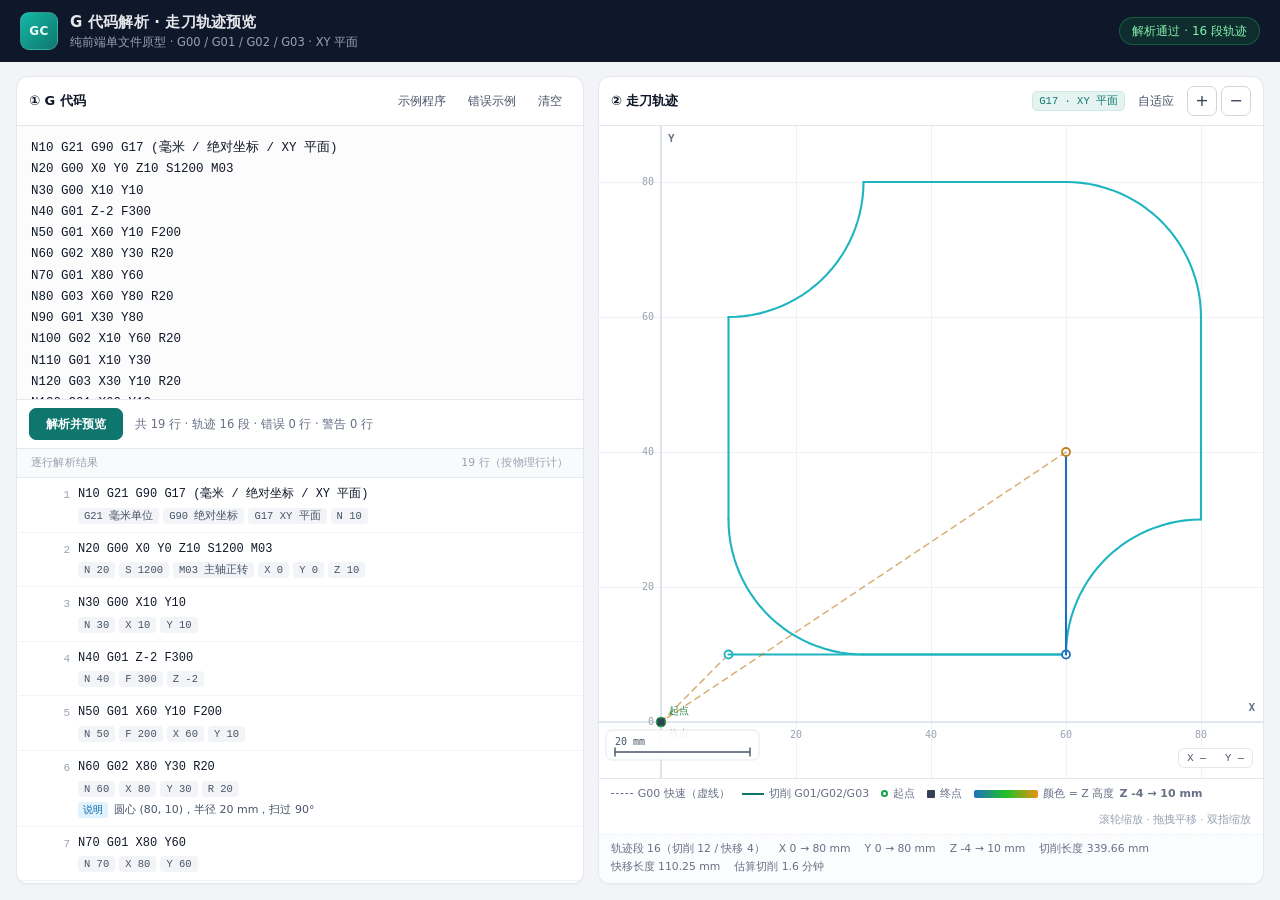
<file: cad.html>
<!DOCTYPE html>
<html lang="zh-CN">
<head>
<meta charset="UTF-8">
<meta name="viewport" content="width=device-width, initial-scale=1, viewport-fit=cover">
<title>G 代码解析 · 走刀轨迹预览</title>
<style>
:root{
  --bg:#f2f4f7;
  --panel:#ffffff;
  --line:#e4e7ec;
  --line-soft:#f2f4f7;
  --text:#101828;
  --muted:#667085;
  --faint:#98a2b3;
  --primary:#0f766e;
  --primary-dark:#0b5f58;
  --danger:#b42318;
  --danger-soft:#fff7f6;
  --warn:#b54708;
  --warn-soft:#fffdf5;
  --mono:"Cascadia Code","JetBrains Mono",Consolas,"Courier New",monospace;
}
*{box-sizing:border-box}
html,body{height:100%}
body{
  margin:0;background:var(--bg);color:var(--text);
  font-family:"Microsoft YaHei","PingFang SC","Noto Sans SC",system-ui,sans-serif;
  -webkit-font-smoothing:antialiased;
}
#app{height:100vh;display:flex;flex-direction:column;min-height:0}

/* ---------- 顶栏 ---------- */
.topbar{
  display:flex;align-items:center;justify-content:space-between;gap:16px;
  padding:12px 20px;background:#0f172a;color:#e5e7eb;flex-wrap:wrap;
}
.brand{display:flex;align-items:center;gap:12px;min-width:0}
.logo{
  width:38px;height:38px;border-radius:9px;flex:none;
  background:linear-gradient(135deg,#14b8a6,#0f766e);
  display:grid;place-items:center;font-size:12px;font-weight:700;
  letter-spacing:.5px;color:#ecfdf5;border:1px solid rgba(255,255,255,.14);
}
.brand h1{font-size:15px;font-weight:600;margin:0;letter-spacing:.2px}
.brand p{margin:3px 0 0;font-size:11.5px;color:#94a3b8}
.pill{
  display:inline-flex;align-items:center;gap:6px;height:28px;padding:0 12px;
  border-radius:999px;font-size:12px;font-weight:500;white-space:nowrap;
  border:1px solid transparent;font-family:inherit;
}
.pill.loading{background:#1e293b;color:#cbd5e1;border-color:#334155}
.pill.ok{background:rgba(22,163,74,.16);color:#86efac;border-color:rgba(34,197,94,.32)}
.pill.warn{background:rgba(245,158,11,.16);color:#fcd34d;border-color:rgba(245,158,11,.35)}
.pill.err{background:rgba(239,68,68,.16);color:#fca5a5;border-color:rgba(239,68,68,.38)}

/* ---------- 主区 ---------- */
main{
  flex:1;min-height:0;display:grid;gap:14px;padding:14px 16px 16px;
  grid-template-columns:minmax(400px,.92fr) minmax(0,1.08fr);
}
.panel{
  background:var(--panel);border:1px solid var(--line);border-radius:12px;
  display:flex;flex-direction:column;min-height:0;overflow:hidden;
  box-shadow:0 1px 2px rgba(16,24,40,.04);
}
.panel-head{
  display:flex;align-items:center;justify-content:space-between;gap:10px;
  padding:9px 12px;min-height:44px;border-bottom:1px solid var(--line);flex-wrap:wrap;
}
.panel-head h2{font-size:13px;font-weight:600;margin:0;display:flex;align-items:center;gap:6px}
.head-actions{display:flex;align-items:center;gap:4px;flex-wrap:wrap}
.btn{
  font-family:inherit;font-size:12px;height:30px;padding:0 10px;border-radius:7px;
  border:1px solid #d0d5dd;background:#fff;color:#344054;cursor:pointer;
  transition:background .15s,border-color .15s;
}
.btn:hover{border-color:#98a2b3;background:#f9fafb}
.btn.primary{height:32px;padding:0 16px;background:var(--primary);border-color:var(--primary);color:#fff;font-weight:600}
.btn.primary:hover{background:var(--primary-dark);border-color:var(--primary-dark)}
.btn.ghost{background:transparent;border-color:transparent;color:#475467;padding:0 8px}
.btn.ghost:hover{background:#f2f4f7;border-color:#e4e7ec}
.btn.icon{width:30px;padding:0;font-size:16px;line-height:1}
.tag{
  font-family:var(--mono);font-size:10.5px;color:#0f766e;background:#e6f4f1;
  border:1px solid #cce9e3;border-radius:5px;padding:2px 6px;white-space:nowrap;
}

/* ---------- 代码区 ---------- */
#editor{
  flex:0 0 34%;min-height:150px;width:100%;border:0;border-bottom:1px solid var(--line);
  padding:12px 14px;background:#fcfcfd;color:#101828;
  font-family:var(--mono);font-size:12.5px;line-height:1.7;
  resize:none;outline:none;tab-size:2;white-space:pre;overflow:auto;
}
#editor:focus{background:#fff;box-shadow:inset 0 0 0 2px rgba(15,118,110,.12)}
.parse-bar{
  display:flex;align-items:center;gap:12px;padding:8px 12px;
  border-bottom:1px solid var(--line);background:#fff;flex-wrap:wrap;
}
#summaryText{font-size:11.5px;color:var(--muted);line-height:1.4}
.list-head{
  display:flex;justify-content:space-between;gap:8px;padding:7px 14px;
  font-size:10.8px;color:var(--faint);background:#f9fafb;
  border-bottom:1px solid var(--line);letter-spacing:.2px;
}
.line-list{flex:1;min-height:110px;overflow-y:auto;background:#fff}
.line-row{
  display:grid;grid-template-columns:42px minmax(0,1fr);gap:8px;
  padding:7px 12px 8px 8px;border-bottom:1px solid var(--line-soft);
  border-left:3px solid transparent;
}
.line-row.error{background:var(--danger-soft);border-left-color:#ef4444}
.line-row.warn{background:var(--warn-soft);border-left-color:#f59e0b}
.line-row.blank{opacity:.5}
.line-row.comment{background:#fbfcfd}
.ln{font-family:var(--mono);font-size:11px;color:var(--faint);text-align:right;padding-top:2px;line-height:1.5}
.row-main{min-width:0}
.row-top{display:flex;align-items:flex-start;justify-content:space-between;gap:8px}
.code-line{
  font-family:var(--mono);font-size:12px;line-height:1.55;color:#101828;
  white-space:pre-wrap;word-break:break-word;min-width:0;
}
.badge{font-size:10px;padding:1px 6px;border-radius:999px;white-space:nowrap;flex:none}
.badge.error{background:#fee4e2;color:#b42318}
.badge.warn{background:#fef0c7;color:#b54708}
.chips{display:flex;flex-wrap:wrap;gap:4px;margin-top:4px}
.chip{
  font-size:10.5px;line-height:16px;padding:0 6px;border-radius:4px;
  background:#f2f4f7;color:#475467;font-family:var(--mono);white-space:nowrap;
}
.chip.cmd{background:#e6f4f1;color:#0f766e;font-weight:600}
.msg{display:flex;gap:6px;margin-top:4px;font-size:11px;line-height:1.55}
.msg-tag{flex:none;font-size:10px;padding:0 5px;border-radius:3px;height:16px;line-height:16px;margin-top:1px}
.msg.err{color:var(--danger)}
.msg.err .msg-tag{background:#ef4444;color:#fff}
.msg.warn{color:#93370d}
.msg.warn .msg-tag{background:#f59e0b;color:#fff}
.msg.note{color:#475467}
.msg.note .msg-tag{background:#e0f2fe;color:#0369a1}
.empty-list{padding:24px 16px;text-align:center;color:var(--faint);font-size:12px}

/* ---------- 预览区 ---------- */
.canvas-wrap{position:relative;flex:1;min-height:260px;background:#fff;overflow:hidden}
#canvas{display:block;width:100%;height:100%;touch-action:none;cursor:grab}
#canvas.grabbing{cursor:grabbing}
.readout{
  position:absolute;right:10px;bottom:10px;padding:3px 8px;border-radius:6px;
  background:rgba(255,255,255,.92);border:1px solid var(--line);
  font-family:var(--mono);font-size:10.5px;color:#475467;pointer-events:none;
}
.empty-hint{
  position:absolute;inset:0;display:flex;align-items:center;justify-content:center;
  padding:20px;text-align:center;color:var(--faint);font-size:12.5px;pointer-events:none;
}
.legend{
  display:flex;align-items:center;flex-wrap:wrap;gap:12px;
  padding:7px 12px;border-top:1px solid var(--line);font-size:11px;color:var(--muted);background:#fff;
}
.legend .item{display:inline-flex;align-items:center;gap:5px;white-space:nowrap}
.dashline{width:22px;height:0;border-top:1.8px dashed #64748b}
.solidline{width:22px;height:0;border-top:2.2px solid var(--primary)}
.marker-dot{width:7px;height:7px;border-radius:50%;border:2px solid #16a34a;background:#fff}
.marker-sq{width:8px;height:8px;background:#334155;border-radius:1px}
.zbar{
  width:64px;height:8px;border-radius:2px;
  background:linear-gradient(90deg,hsl(210,72%,44%),hsl(122,72%,44%),hsl(35,85%,50%));
}
.hint{margin-left:auto;color:var(--faint);font-size:10.5px}
.stats{
  display:flex;flex-wrap:wrap;gap:4px 14px;padding:7px 12px 9px;
  border-top:1px dashed #eef1f4;font-size:10.8px;color:var(--muted);background:#fbfcfd;
}
.stats span{white-space:nowrap}
.stats .bad{color:var(--danger);font-weight:600}

/* ---------- 滚动条 ---------- */
::-webkit-scrollbar{width:8px;height:8px}
::-webkit-scrollbar-thumb{background:#d0d5dd;border-radius:8px}
::-webkit-scrollbar-track{background:transparent}

/* ---------- 窄屏 ---------- */
@media (max-width:900px){
  html,body{height:auto}
  #app{height:auto;min-height:100vh}
  .topbar{padding:11px 14px;gap:10px}
  .brand h1{font-size:14px}
  .brand p{font-size:11px}
  main{
    display:flex;flex-direction:column;gap:12px;
    padding:12px 10px 16px;flex:none;
  }
  .code-panel{height:78vh;min-height:560px}
  .preview-panel{height:72vh;min-height:460px}
  .hint{display:none}
  #editor{font-size:12px}
}
</style>
</head>
<body>
<div id="app">
  <header class="topbar">
    <div class="brand">
      <div class="logo">GC</div>
      <div>
        <h1>G 代码解析 · 走刀轨迹预览</h1>
        <p>纯前端单文件原型 · G00 / G01 / G02 / G03 · XY 平面</p>
      </div>
    </div>
    <div class="topstats">
      <span class="pill loading" id="statusPill">解析中…</span>
    </div>
  </header>

  <main>
    <section class="panel code-panel">
      <div class="panel-head">
        <h2>① G 代码</h2>
        <div class="head-actions">
          <button class="btn ghost" id="btnSample" type="button">示例程序</button>
          <button class="btn ghost" id="btnBad" type="button">错误示例</button>
          <button class="btn ghost" id="btnClear" type="button">清空</button>
        </div>
      </div>
      <textarea id="editor" spellcheck="false" autocomplete="off" autocapitalize="off" placeholder="在此粘贴 G 代码，例如：&#10;G21 G90 G17&#10;G00 X0 Y0 Z10&#10;G01 Z-2 F300&#10;G01 X50 F200"></textarea>
      <div class="parse-bar">
        <button class="btn primary" id="btnParse" type="button">解析并预览</button>
        <span id="summaryText">—</span>
      </div>
      <div class="list-head">
        <span>逐行解析结果</span>
        <span id="listHint">—</span>
      </div>
      <div class="line-list" id="lineList"></div>
    </section>

    <section class="panel preview-panel">
      <div class="panel-head">
        <h2>② 走刀轨迹</h2>
        <div class="head-actions">
          <span class="tag">G17 · XY 平面</span>
          <button class="btn ghost" id="btnFit" type="button">自适应</button>
          <button class="btn icon" id="btnZoomIn" type="button" title="放大">+</button>
          <button class="btn icon" id="btnZoomOut" type="button" title="缩小">−</button>
        </div>
      </div>
      <div class="canvas-wrap" id="canvasWrap">
        <canvas id="canvas"></canvas>
        <div class="readout" id="readout">X — &nbsp; Y —</div>
        <div class="empty-hint" id="emptyHint">解析后在此显示轨迹</div>
      </div>
      <div class="legend">
        <span class="item"><i class="dashline"></i>G00 快速（虚线）</span>
        <span class="item"><i class="solidline"></i>切削 G01/G02/G03</span>
        <span class="item"><i class="marker-dot"></i>起点</span>
        <span class="item"><i class="marker-sq"></i>终点</span>
        <span class="item"><i class="zbar"></i>颜色 = Z 高度 <b id="zLegendText">Z —</b></span>
        <span class="hint">滚轮缩放 · 拖拽平移 · 双指缩放</span>
      </div>
      <div class="stats" id="statsBar"><span>—</span></div>
    </section>
  </main>
</div>

<script>
/* ============================================================
   核心：解析 / 校验 / 轨迹几何（不依赖 DOM，可直接移植）
   ============================================================ */
(function () {
  'use strict';

  var TAU = Math.PI * 2;
  var MOTION_CODES = ['G00', 'G01', 'G02', 'G03'];

  var G_KNOWN = [
    'G00','G01','G02','G03','G04',
    'G17','G18','G19','G20','G21','G28',
    'G40','G41','G42','G43','G44','G49',
    'G54','G55','G56','G57','G58','G59',
    'G90','G91','G92','G93','G94','G95'
  ];
  var M_KNOWN = ['M00','M01','M02','M03','M04','M05','M06','M07','M08','M09','M30','M98','M99'];
  var ADDRESS_KNOWN = ['N','O','G','X','Y','Z','I','J','K','R','F','S','M','P','Q','T','L','H','D'];

  var G_LABELS = {
    'G00':'快速定位','G01':'直线插补','G02':'顺时针圆弧','G03':'逆时针圆弧','G04':'暂停',
    'G17':'XY 平面','G18':'ZX 平面','G19':'YZ 平面','G20':'英寸单位','G21':'毫米单位',
    'G28':'回参考点','G40':'取消刀补','G41':'左刀补','G42':'右刀补',
    'G43':'刀长补偿 +','G44':'刀长补偿 −','G49':'取消刀长补偿',
    'G54':'工件坐标系 1','G55':'工件坐标系 2','G56':'工件坐标系 3',
    'G57':'工件坐标系 4','G58':'工件坐标系 5','G59':'工件坐标系 6',
    'G90':'绝对坐标','G91':'增量坐标','G92':'坐标系设定',
    'G93':'反比时间进给','G94':'每分钟进给','G95':'每转进给'
  };
  var M_LABELS = {
    'M00':'程序暂停','M01':'计划暂停','M02':'程序结束','M03':'主轴正转','M04':'主轴反转',
    'M05':'主轴停止','M06':'换刀','M07':'雾化冷却','M08':'冷却开','M09':'冷却关',
    'M30':'程序结束并复位','M98':'调用子程序','M99':'返回主程序'
  };

  var SAMPLE_PROGRAM = [
    'N10 G21 G90 G17 (毫米 / 绝对坐标 / XY 平面)',
    'N20 G00 X0 Y0 Z10 S1200 M03',
    'N30 G00 X10 Y10',
    'N40 G01 Z-2 F300',
    'N50 G01 X60 Y10 F200',
    'N60 G02 X80 Y30 R20',
    'N70 G01 X80 Y60',
    'N80 G03 X60 Y80 R20',
    'N90 G01 X30 Y80',
    'N100 G02 X10 Y60 R20',
    'N110 G01 X10 Y30',
    'N120 G03 X30 Y10 R20',
    'N130 G01 X60 Y10',
    'N140 G01 Z-4 F250',
    'N150 G01 X60 Y40',
    'N160 G00 Z10',
    'N170 M05',
    'N180 G00 X0 Y0',
    'N190 M30'
  ].join('\n');

  var BAD_SAMPLE = [
    '(错误示例：用于检查各类校验提示)',
    'G17',
    'G01 X0 Y0 F100',
    'G00 X20 Y10',
    'G01 X50 Y10 F200',
    'G02 X80 Y10 R-5 I5 (R 与 I/J 冲突)',
    'G03 X90 Y20 R0 (半径为 0)',
    'G01 X90 Y40 F0 (进给速度非法)',
    'G99 X10 Y10 (未知 G 代码)',
    'M77 (未知 M 代码)',
    'G02 X30 Y40 (缺少 R 或 I/J)',
    'G01 X10 Y20 F150'
  ].join('\n');

  function fmt(v) {
    var r = Math.round(v * 1000) / 1000;
    if (Object.is(r, -0)) r = 0;
    return String(r);
  }

  function fmtDeg(rad) {
    return fmt(rad * 180 / Math.PI);
  }

  function inSet(set, v) { return set.indexOf(v) >= 0; }

  function getWord(words, letter) {
    for (var i = 0; i < words.length; i++) {
      if (words[i].letter === letter) return words[i];
    }
    return null;
  }

  function hasLetter(words, letter) { return !!getWord(words, letter); }

  function unitFactor(units) { return units === 'G20' ? 25.4 : 1; }

  function stripComments(raw) {
    var code = '';
    var comment = [];
    for (var i = 0; i < raw.length; i++) {
      var ch = raw.charAt(i);
      if (ch === '(') {
        var end = raw.indexOf(')', i + 1);
        if (end < 0) return { error: '注释括号「(」未闭合', code: code, comment: '' };
        comment.push(raw.slice(i + 1, end));
        i = end;
      } else if (ch === ';') {
        comment.push(raw.slice(i + 1));
        break;
      } else {
        code += ch;
      }
    }
    return { code: code, comment: comment.join(' ').trim() };
  }

  function tokenize(code) {
    var words = [];
    var i = 0;
    while (i < code.length) {
      var ch = code.charAt(i);
      if (ch === ' ' || ch === '\t') { i++; continue; }
      if (/[A-Za-z]/.test(ch)) {
        var letter = ch.toUpperCase();
        var j = i + 1;
        if (code.charAt(j) === '+' || code.charAt(j) === '-') j++;
        var hasDigit = false;
        while (j < code.length && /[0-9]/.test(code.charAt(j))) { hasDigit = true; j++; }
        if (code.charAt(j) === '.') {
          j++;
          while (j < code.length && /[0-9]/.test(code.charAt(j))) { hasDigit = true; j++; }
        }
        var numText = code.slice(i + 1, j);
        if (!hasDigit) return { error: '代码「' + letter + '」后面缺少数值', words: words };
        var value = Number(numText);
        if (!isFinite(value)) return { error: '数值「' + numText + '」无法解析', words: words };
        words.push({ letter: letter, raw: code.slice(i, j), value: value, valueText: numText });
        i = j;
      } else if (ch === '.') {
        return { error: '数值中出现了多余的小数点（如 X1.2.3）', words: words };
      } else {
        return { error: '无法识别的字符「' + ch + '」', words: words };
      }
    }
    return { words: words };
  }

  function arcSweep(cx, cy, sx, sy, ex, ey, dir) {
    var a0 = Math.atan2(sy - cy, sx - cx);
    var a1 = Math.atan2(ey - cy, ex - cx);
    var sweep;
    if (dir > 0) sweep = ((a1 - a0) % TAU + TAU) % TAU;
    else sweep = ((a0 - a1) % TAU + TAU) % TAU;
    if (sweep < 1e-9) sweep = TAU;
    return { a0: a0, sweep: sweep };
  }

  function sampleArc(cx, cy, r, a0, sweep, dir, sx, sy, ex, ey, z0, z1) {
    var arcLen = r * sweep;
    var n = Math.max(12, Math.min(240, Math.ceil(arcLen / 1.2)));
    var pts = [];
    for (var k = 0; k <= n; k++) {
      var t = k / n;
      var ang = a0 + dir * sweep * t;
      pts.push({ x: cx + r * Math.cos(ang), y: cy + r * Math.sin(ang), z: z0 + (z1 - z0) * t });
    }
    pts[0] = { x: sx, y: sy, z: z0 };
    pts[n] = { x: ex, y: ey, z: z1 };
    return pts;
  }

  function applyModal(code, row, next, warned) {
    switch (code) {
      case 'G17': case 'G18': case 'G19':
        next.plane = code;
        row.chips.push(code + ' ' + G_LABELS[code]);
        return;
      case 'G20': case 'G21':
        next.units = code;
        row.chips.push(code + ' ' + G_LABELS[code]);
        if (code === 'G20') row.notes.push('英寸单位：坐标与 F 按 1 in = 25.4 mm 换算');
        return;
      case 'G90': case 'G91':
        next.mode = code;
        row.chips.push(code + ' ' + G_LABELS[code]);
        return;
      case 'G40':
        row.chips.push('G40 取消刀补');
        return;
      case 'G41': case 'G42':
        row.chips.push(code + ' ' + G_LABELS[code]);
        if (!warned.cutter) {
          row.warnings.push(code + ' 刀具半径补偿：本原型不模拟补偿，轨迹按编程路径显示');
          warned.cutter = true;
        }
        return;
      case 'G43': case 'G44':
        row.chips.push(code + ' ' + G_LABELS[code]);
        if (!warned.toolLen) {
          row.warnings.push(code + ' 刀具长度补偿：本原型不模拟补偿');
          warned.toolLen = true;
        }
        return;
      case 'G49':
        row.chips.push('G49 取消刀长补偿');
        return;
      case 'G54': case 'G55': case 'G56': case 'G57': case 'G58': case 'G59':
        row.chips.push(code + ' ' + G_LABELS[code]);
        if (!warned.wcs) {
          row.warnings.push('工件坐标系偏置 G54–G59：本原型不模拟偏置，按编程坐标显示');
          warned.wcs = true;
        }
        return;
      case 'G92':
        row.chips.push('G92 坐标系设定');
        if (!warned.g92) {
          row.warnings.push('G92 坐标系设定：本原型不模拟，已忽略');
          warned.g92 = true;
        }
        return;
      case 'G28':
        row.chips.push('G28 回参考点');
        if (!warned.g28) {
          row.warnings.push('G28 回参考点：本原型不模拟回零动作，已忽略');
          warned.g28 = true;
        }
        return;
      case 'G93':
        row.chips.push('G93 反比时间进给');
        if (!warned.g93) {
          row.warnings.push('G93 反比时间进给：本原型不支持，已忽略');
          warned.g93 = true;
        }
        return;
      case 'G94': case 'G95':
        row.chips.push(code + ' ' + G_LABELS[code]);
        return;
      case 'G04':
        row.chips.push('G04 暂停');
        return;
      default:
        row.chips.push(code + ' ' + (G_LABELS[code] || ''));
    }
  }

  function parseProgram(source) {
    var lines = String(source == null ? '' : source).replace(/\r\n?/g, '\n').split('\n');
    var rows = [];
    var moves = [];
    var st = { x:0, y:0, z:0, motion:null, plane:'G17', units:'G21', mode:'G90', feed:null, spindle:null, tool:null };
    var declared = { mode:false, units:false, plane:false };
    var warned = { mode:false, units:false, plane:false, feed:false, cutter:false, toolLen:false, wcs:false, g92:false, g28:false, g93:false, sub:false };

    lines.forEach(function (raw, idx) {
      var row = {
        n: idx + 1, raw: raw, comment: '', chips: [], errors: [], warnings: [], notes: [], status: 'ok'
      };
      var rawTrim = raw.trim();
      var finish = function () {
        if (row.errors.length) row.status = 'error';
        else if (row.warnings.length) row.status = 'warn';
        else if (row.status !== 'comment' && row.status !== 'blank') row.status = 'ok';
        rows.push(row);
      };

      if (!rawTrim) { row.status = 'blank'; finish(); return; }
      if (rawTrim === '%') {
        row.status = 'comment'; row.comment = '程序起止符 %'; finish(); return;
      }

      var sc = stripComments(raw);
      if (sc.error) {
        row.errors.push(sc.error);
        row.chips = [];
        row.comment = '';
        finish();
        return;
      }
      row.comment = sc.comment || '';
      if (!sc.code.trim()) {
        row.status = 'comment';
        finish();
        return;
      }

      var tk = tokenize(sc.code);
      if (tk.error) {
        row.errors.push(tk.error);
        row.chips = (tk.words || []).map(function (w) { return w.raw; });
        finish();
        return;
      }
      var words = tk.words;

      // 地址字支持检查
      var badAddress = false;
      words.forEach(function (w) {
        if (ADDRESS_KNOWN.indexOf(w.letter) < 0) {
          row.errors.push('不支持的地址字「' + w.letter + '」' +
            (['A','B','C'].indexOf(w.letter) >= 0 ? '（本原型仅处理 XY 平面，不支持回转轴）' : ''));
          badAddress = true;
        }
      });
      if (badAddress) {
        row.chips = words.map(function (w) { return w.letter + ' ' + w.valueText; });
        finish();
        return;
      }

      // 同名字段重复
      var seen = {};
      words.forEach(function (w) {
        if (w.letter === 'G' || w.letter === 'M') return;
        if (seen[w.letter]) row.errors.push('同一行重复出现 ' + w.letter);
        seen[w.letter] = true;
      });
      if (row.errors.length) {
        row.chips = words.map(function (w) { return w.letter + ' ' + w.valueText; });
        finish();
        return;
      }

      var next = {
        x: st.x, y: st.y, z: st.z,
        motion: st.motion, plane: st.plane, units: st.units, mode: st.mode,
        feed: st.feed, spindle: st.spindle, tool: st.tool
      };

      var gWords = words.filter(function (w) { return w.letter === 'G'; });
      var mWords = words.filter(function (w) { return w.letter === 'M'; });
      var gCodes = [];
      var motionCode = null;
      var motionSeen = 0;

      gWords.forEach(function (gw) {
        if (!Number.isInteger(gw.value) || gw.value < 0) {
          row.errors.push('G 代码应为非负整数，「' + gw.raw + '」不合法');
          return;
        }
        var code = 'G' + String(gw.value).padStart(2, '0');
        if (inSet(G_KNOWN, code) === false) {
          row.errors.push('未知 G 代码「' + code + '」，请检查拼写或该代码是否受支持');
          return;
        }
        gCodes.push(code);
        if (inSet(MOTION_CODES, code)) {
          motionCode = code;
          motionSeen++;
          if (motionSeen > 1) row.warnings.push('同一行出现多个运动 G 代码，按最后一个「' + code + '」执行');
        } else {
          applyModal(code, row, next, warned);
        }
      });

      // N / O / T
      var nw = getWord(words, 'N');
      if (nw) {
        if (!Number.isInteger(nw.value)) row.warnings.push('行号 N 应为整数');
        row.chips.push('N ' + nw.valueText);
      }
      var ow = getWord(words, 'O');
      if (ow) row.chips.push('O ' + ow.valueText);
      var tw = getWord(words, 'T');
      if (tw) { next.tool = tw.value; row.chips.push('T ' + tw.valueText); }

      // F / S
      var fw = getWord(words, 'F');
      if (fw) {
        if (!(fw.value > 0)) row.errors.push('F 进给速度必须大于 0（当前 ' + fmt(fw.value) + '）');
        else next.feed = fw.value * unitFactor(next.units);
        row.chips.push('F ' + fmt(fw.value) + (next.units === 'G20' ? ' in/min' : ''));
      }
      var sw = getWord(words, 'S');
      if (sw) {
        if (!(sw.value > 0)) row.errors.push('S 转速必须大于 0（当前 ' + fmt(sw.value) + '）');
        else next.spindle = sw.value;
        row.chips.push('S ' + fmt(sw.value));
      }

      // G04 暂停参数
      var dwell = gCodes.indexOf('G04') >= 0;
      var hasP = hasLetter(words, 'P');
      if (dwell) {
        var pw = getWord(words, 'P');
        if (!pw) row.errors.push('G04 暂停缺少 P（暂停时间，单位秒）');
        else if (!(pw.value > 0)) row.errors.push('G04 暂停时间 P 必须大于 0（当前 ' + fmt(pw.value) + '）');
        else row.chips.push('P ' + fmt(pw.value) + ' s');
      } else if (hasP) {
        row.notes.push('P 参数未配合 G04，已忽略');
      }

      // M 代码
      var needsSpindle = false;
      mWords.forEach(function (mw) {
        if (!Number.isInteger(mw.value) || mw.value < 0) {
          row.errors.push('M 代码应为非负整数，「' + mw.raw + '」不合法');
          return;
        }
        var code = 'M' + String(mw.value).padStart(2, '0');
        if (inSet(M_KNOWN, code) === false) {
          row.errors.push('未知 M 代码「' + code + '」，请检查拼写或该代码是否受支持');
          return;
        }
        row.chips.push(code + (M_LABELS[code] ? ' ' + M_LABELS[code] : ''));
        if (code === 'M03' || code === 'M04') needsSpindle = true;
        if (code === 'M98' || code === 'M99') {
          if (!warned.sub) {
            row.warnings.push('M98/M99 子程序调用在本原型中不模拟');
            warned.sub = true;
          }
        }
        if (code === 'M06' && !tw) row.notes.push('M06 换刀：本行未给出 T 刀具号');
      });
      if (mWords.length > 1) row.warnings.push('同一行包含多个 M 代码，已按顺序处理');
      if (needsSpindle && next.spindle == null) row.warnings.push('主轴启动（M03/M04）未设置 S 转速');

      // 轴参数展示
      ['X','Y','Z','I','J','K','R'].forEach(function (letter) {
        words.forEach(function (w) {
          if (w.letter === letter) row.chips.push(letter + ' ' + w.valueText);
        });
      });

      var suppressMotion = gCodes.indexOf('G28') >= 0 || gCodes.indexOf('G92') >= 0 || dwell;
      var hasAxis = ['X','Y','Z','I','J','K','R'].some(function (l) { return hasLetter(words, l); });
      var effMotion = motionCode;

      if (!suppressMotion) {
        if (!effMotion && hasAxis) {
          if (!st.motion) row.errors.push('缺少运动指令：本行给出了坐标，但此前没有 G00/G01/G02/G03');
          else { effMotion = st.motion; row.notes.push('沿用上一次运动指令 ' + st.motion); }
        }
        if ((effMotion === 'G00' || effMotion === 'G01') && !hasAxis) {
          row.errors.push(effMotion + ' 缺少移动坐标：至少需要 X、Y 或 Z 中的一个');
        }
      }

      if (row.errors.length) { finish(); return; }

      // 声明状态提醒
      var declaresMode = gCodes.indexOf('G90') >= 0 || gCodes.indexOf('G91') >= 0;
      var declaresUnits = gCodes.indexOf('G20') >= 0 || gCodes.indexOf('G21') >= 0;
      var declaresPlane = gCodes.indexOf('G17') >= 0 || gCodes.indexOf('G18') >= 0 || gCodes.indexOf('G19') >= 0;
      if (effMotion && !declared.mode && !declaresMode && !warned.mode) {
        row.warnings.push('未声明坐标模式 G90/G91，本行按 G90 绝对坐标解析');
        warned.mode = true;
      }
      if (effMotion && !declared.units && !declaresUnits && !warned.units) {
        row.warnings.push('未声明单位 G20/G21，本行按毫米 G21 解析');
        warned.units = true;
      }

      var ex = st.x, ey = st.y, ez = st.z;
      var u = unitFactor(next.units);
      var hasX = hasLetter(words, 'X'), hasY = hasLetter(words, 'Y'), hasZ = hasLetter(words, 'Z');
      var hasI = hasLetter(words, 'I'), hasJ = hasLetter(words, 'J'), hasK = hasLetter(words, 'K'), hasR = hasLetter(words, 'R');
      var iw = getWord(words, 'I'), jw = getWord(words, 'J'), kw = getWord(words, 'K'), rw = getWord(words, 'R');

      function targetFor(letter, current) {
        var w = getWord(words, letter);
        if (!w) return current;
        var v = w.value * u;
        return next.mode === 'G91' ? current + v : v;
      }
      ex = targetFor('X', st.x);
      ey = targetFor('Y', st.y);
      ez = targetFor('Z', st.z);

      var move = null;

      if (effMotion && !suppressMotion) {
        if (effMotion === 'G00' || effMotion === 'G01') {
          if (hasI || hasJ || hasK || hasR) {
            row.errors.push(effMotion + ' 不接受圆弧参数（R / I / J / K），请改用 G02 或 G03');
          } else {
            var pts = [
              { x: st.x, y: st.y, z: st.z },
              { x: ex, y: ey, z: ez }
            ];
            var len = Math.sqrt((ex - st.x) * (ex - st.x) + (ey - st.y) * (ey - st.y) + (ez - st.z) * (ez - st.z));
            move = {
              line: idx + 1, code: effMotion, rapid: effMotion === 'G00',
              start: { x: st.x, y: st.y, z: st.z }, end: { x: ex, y: ey, z: ez },
              points: pts, length: len, feed: next.feed
            };
          }
        } else {
          var dir = effMotion === 'G02' ? -1 : 1;
          var arc = null;

          if (hasR && (hasI || hasJ)) {
            row.errors.push('圆弧同时给出了 R 和 I/J：R 与 I/J 不能混用，请只保留一种');
          } else if (hasR) {
            if (rw.value === 0) {
              row.errors.push('圆弧半径 R 不能为 0');
            } else if (!hasX && !hasY) {
              row.errors.push('用 R 编程圆弧时，必须给出终点 X 或 Y');
            } else {
              var rv = rw.value * u;
              var rr = Math.abs(rv);
              var dx = ex - st.x, dy = ey - st.y;
              var d = Math.sqrt(dx * dx + dy * dy);
              if (d <= 1e-9) {
                row.errors.push('圆弧起点与终点相同：R 方式无法定义整圆');
              } else if (rr < d / 2 - 1e-7) {
                row.errors.push('R 的绝对值（' + fmt(rr) + ' mm）小于起终点距离的一半（' + fmt(d / 2) + ' mm），圆弧几何不成立');
              } else {
                var mx = (st.x + ex) / 2, my = (st.y + ey) / 2;
                var nx = -dy / d, ny = dx / d;
                var h = Math.sqrt(Math.max(0, rr * rr - (d * d) / 4));
                var candidates = [
                  { x: mx + nx * h, y: my + ny * h },
                  { x: mx - nx * h, y: my - ny * h }
                ];
                var selected = null;
                for (var ci = 0; ci < 2; ci++) {
                  var cc = candidates[ci];
                  var swc = arcSweep(cc.x, cc.y, st.x, st.y, ex, ey, dir);
                  var isMajor = swc.sweep > Math.PI + 1e-6;
                  if ((rv > 0 && !isMajor) || (rv < 0 && isMajor)) {
                    selected = { cx: cc.x, cy: cc.y, a0: swc.a0, sweep: swc.sweep };
                    break;
                  }
                }
                if (!selected) {
                  var cc0 = candidates[0];
                  var sw0 = arcSweep(cc0.x, cc0.y, st.x, st.y, ex, ey, dir);
                  selected = { cx: cc0.x, cy: cc0.y, a0: sw0.a0, sweep: sw0.sweep };
                }
                arc = { cx: selected.cx, cy: selected.cy, radius: rr, a0: selected.a0, sweep: selected.sweep };
                if (rv < 0) row.notes.push('R 为负值：按优弧（大于 180°）解析');
              }
            }
          } else if (hasI || hasJ) {
            if (next.plane !== 'G17') {
              row.warnings.push('当前为 ' + next.plane + ' 平面，本原型只按 XY 平面预览，圆弧可能显示不准确');
            }
            if (hasK) row.warnings.push('G17 平面不使用 K 参数，K 已忽略');
            var iMm = (iw ? iw.value : 0) * u;
            var jMm = (jw ? jw.value : 0) * u;
            var cx = st.x + iMm, cy = st.y + jMm;
            var radius = Math.sqrt((st.x - cx) * (st.x - cx) + (st.y - cy) * (st.y - cy));
            if (radius <= 1e-6) {
              row.errors.push('I/J 定义的圆心与起点重合，圆弧半径为 0');
            } else {
              var sw = arcSweep(cx, cy, st.x, st.y, ex, ey, dir);
              var endR = Math.sqrt((ex - cx) * (ex - cx) + (ey - cy) * (ey - cy));
              var tol = Math.max(0.1, radius * 0.005);
              if (Math.abs(endR - radius) > tol) {
                row.warnings.push('圆弧终点不在圆上：起点半径 ' + fmt(radius) + ' mm，终点半径 ' + fmt(endR) + ' mm');
              }
              arc = { cx: cx, cy: cy, radius: radius, a0: sw.a0, sweep: sw.sweep };
            }
          } else {
            row.errors.push('圆弧缺少定义：请给出 R，或给出 I/J（圆心相对起点的偏移）');
          }

          if (row.errors.length === 0 && arc) {
            var arcLen = arc.radius * arc.sweep;
            var arcPts = sampleArc(arc.cx, arc.cy, arc.radius, arc.a0, arc.sweep, dir, st.x, st.y, ex, ey, st.z, ez);
            move = {
              line: idx + 1, code: effMotion, rapid: false,
              start: { x: st.x, y: st.y, z: st.z }, end: { x: ex, y: ey, z: ez },
              points: arcPts, length: Math.sqrt(arcLen * arcLen + (ez - st.z) * (ez - st.z)),
              feed: next.feed, arcLen: arcLen
            };
            row.notes.push('圆心 (' + fmt(arc.cx) + ', ' + fmt(arc.cy) + ')，半径 ' + fmt(arc.radius) +
              ' mm，扫过 ' + fmtDeg(arc.sweep) + '°');
          }
        }
      }

      if (row.errors.length) { finish(); return; }

      // 进给缺省提示 & 时间估算
      if (move && !move.rapid && next.feed == null) {
        if (!warned.feed) {
          row.warnings.push('切削移动未设置进给速度 F，时间估算按 F100 mm/min 处理');
          warned.feed = true;
        }
        move.feed = 100;
      }

      // 提交状态
      if (move) {
        moves.push(move);
        st.x = ex; st.y = ey; st.z = ez;
      }
      st.mode = next.mode;
      st.units = next.units;
      st.plane = next.plane;
      st.feed = next.feed;
      st.spindle = next.spindle;
      st.tool = next.tool;
      if (motionCode) st.motion = motionCode;
      if (declaresMode) declared.mode = true;
      if (declaresUnits) declared.units = true;
      if (declaresPlane) declared.plane = true;

      finish();
    });

    // ---- 汇总统计 ----
    var bounds = null;
    var zMin = Infinity, zMax = -Infinity;
    var cutLength = 0, rapidLength = 0, cutTime = 0, cutCount = 0, rapidCount = 0;

    moves.forEach(function (m) {
      if (m.rapid) { rapidCount++; rapidLength += m.length; }
      else {
        cutCount++; cutLength += m.length;
        cutTime += m.length / (m.feed > 0 ? m.feed : 100);
      }
      m.points.forEach(function (p) {
        if (!bounds) bounds = { minX: p.x, maxX: p.x, minY: p.y, maxY: p.y };
        else {
          if (p.x < bounds.minX) bounds.minX = p.x;
          if (p.x > bounds.maxX) bounds.maxX = p.x;
          if (p.y < bounds.minY) bounds.minY = p.y;
          if (p.y > bounds.maxY) bounds.maxY = p.y;
        }
        if (p.z < zMin) zMin = p.z;
        if (p.z > zMax) zMax = p.z;
      });
    });

    if (bounds) { bounds.zMin = zMin; bounds.zMax = zMax; }

    var errorRows = 0, warningRows = 0, warningTotal = 0;
    rows.forEach(function (r) {
      if (r.errors.length) errorRows++;
      else if (r.warnings.length) warningRows++;
      warningTotal += r.warnings.length;
    });

    return {
      rows: rows,
      moves: moves,
      bounds: bounds,
      stats: {
        totalLines: rows.length,
        errorRows: errorRows,
        warningRows: warningRows,
        warningTotal: warningTotal,
        motionCount: moves.length,
        cutCount: cutCount,
        rapidCount: rapidCount,
        cutLength: cutLength,
        rapidLength: rapidLength,
        cutTime: cutTime,
        faultFree: errorRows === 0
      }
    };
  }

  window.GCodeCore = {
    parseProgram: parseProgram,
    SAMPLE_PROGRAM: SAMPLE_PROGRAM,
    BAD_SAMPLE: BAD_SAMPLE,
    G_LABELS: G_LABELS,
    M_LABELS: M_LABELS
  };
})();
</script>

<script>
/* ============================================================
   界面层：列表渲染 / Canvas 绘制 / 缩放平移
   ============================================================ */
(function () {
  'use strict';

  var core = window.GCodeCore;
  var editor = document.getElementById('editor');
  var lineList = document.getElementById('lineList');
  var statusPill = document.getElementById('statusPill');
  var summaryText = document.getElementById('summaryText');
  var listHint = document.getElementById('listHint');
  var statsBar = document.getElementById('statsBar');
  var emptyHint = document.getElementById('emptyHint');
  var readout = document.getElementById('readout');
  var zLegendText = document.getElementById('zLegendText');
  var canvas = document.getElementById('canvas');
  var wrap = document.getElementById('canvasWrap');
  var ctx = canvas.getContext('2d');

  var current = { rows: [], moves: [], bounds: null, stats: { totalLines: 0, errorRows: 0, warningRows: 0, warningTotal: 0, motionCount: 0, cutCount: 0, rapidCount: 0, cutLength: 0, rapidLength: 0, cutTime: 0 } };
  var view = { scale: 0, ox: 0, oy: 0 };
  var cw = 0, ch = 0, dpr = 1;
  var parseTimer = null;
  var pointers = new Map();
  var dragStart = null;
  var pinchStart = null;
  var TAU = Math.PI * 2;

  function esc(s) {
    return String(s).replace(/&/g, '&amp;').replace(/</g, '&lt;').replace(/>/g, '&gt;')
      .replace(/"/g, '&quot;').replace(/'/g, '&#39;');
  }

  // ---------- 列表 ----------
  function renderRows() {
    if (!current.rows.length) {
      lineList.innerHTML = '<div class="empty-list">粘贴 G 代码后点击「解析并预览」</div>';
      return;
    }
    var html = '';
    var limit = Math.min(current.rows.length, 800);
    for (var i = 0; i < limit; i++) {
      var row = current.rows[i];
      var rawText = row.raw.trim();
      var display = rawText || '（空行）';
      var badge = '';
      if (row.errors.length) badge = '<span class="badge error">错误</span>';
      else if (row.warnings.length) badge = '<span class="badge warn">警告</span>';

      var chips = '';
      if (row.status === 'comment' && !row.chips.length) {
        chips = '<span class="chip">注释</span>';
      } else {
        row.chips.forEach(function (c) {
          var cls = /^G0[0-3]/.test(c) ? 'chip cmd' : 'chip';
          chips += '<span class="' + cls + '">' + esc(c) + '</span>';
        });
      }

      var msgs = '';
      row.errors.forEach(function (m) {
        msgs += '<div class="msg err"><span class="msg-tag">错误</span><span>' + esc(m) + '</span></div>';
      });
      row.warnings.forEach(function (m) {
        msgs += '<div class="msg warn"><span class="msg-tag">警告</span><span>' + esc(m) + '</span></div>';
      });
      row.notes.forEach(function (m) {
        msgs += '<div class="msg note"><span class="msg-tag">说明</span><span>' + esc(m) + '</span></div>';
      });

      html += '<div class="line-row ' + row.status + '">' +
        '<div class="ln">' + row.n + '</div>' +
        '<div class="row-main">' +
          '<div class="row-top"><code class="code-line">' + esc(display) + '</code>' + badge + '</div>' +
          (chips ? '<div class="chips">' + chips + '</div>' : '') +
          msgs +
        '</div>' +
      '</div>';
    }
    if (current.rows.length > limit) {
      html += '<div class="empty-list">共 ' + current.rows.length + ' 行，仅显示前 ' + limit + ' 行（轨迹仍按全部有效行计算）</div>';
    }
    lineList.innerHTML = html;
  }

  function formatDuration(min) {
    if (!isFinite(min) || min <= 0) return '0 秒';
    if (min < 1) return Math.round(min * 60) + ' 秒';
    return min.toFixed(1) + ' 分钟';
  }

  function updateStatus() {
    var s = current.stats;
    var cls = 'ok';
    var text = '解析通过 · ' + s.motionCount + ' 段轨迹';
    if (s.errorRows > 0) { cls = 'err'; text = s.errorRows + ' 行错误 · 有轨迹已跳过'; }
    else if (s.warningRows > 0) { cls = 'warn'; text = '解析完成 · ' + s.warningRows + ' 行有警告'; }
    else if (s.motionCount === 0) { cls = 'warn'; text = '未解析出运动轨迹'; }
    statusPill.className = 'pill ' + cls;
    statusPill.textContent = text;

    summaryText.textContent = '共 ' + s.totalLines + ' 行 · 轨迹 ' + s.motionCount +
      ' 段 · 错误 ' + s.errorRows + ' 行 · 警告 ' + s.warningRows + ' 行';
    listHint.textContent = s.totalLines ? s.totalLines + ' 行（按物理行计）' : '暂无内容';

    var parts = [];
    if (s.motionCount) {
      parts.push('轨迹段 ' + s.motionCount + '（切削 ' + s.cutCount + ' / 快移 ' + s.rapidCount + '）');
      if (current.bounds) {
        parts.push('X ' + fmtN(current.bounds.minX) + ' → ' + fmtN(current.bounds.maxX) + ' mm');
        parts.push('Y ' + fmtN(current.bounds.minY) + ' → ' + fmtN(current.bounds.maxY) + ' mm');
        parts.push('Z ' + fmtN(current.bounds.zMin) + ' → ' + fmtN(current.bounds.zMax) + ' mm');
        zLegendText.textContent = 'Z ' + fmtN(current.bounds.zMin) + ' → ' + fmtN(current.bounds.zMax) + ' mm';
      }
      parts.push('切削长度 ' + fmtN(s.cutLength) + ' mm');
      parts.push('快移长度 ' + fmtN(s.rapidLength) + ' mm');
      parts.push('估算切削 ' + formatDuration(s.cutTime));
    } else {
      parts.push('没有可绘制的轨迹');
      zLegendText.textContent = 'Z —';
    }
    if (s.errorRows) parts.unshift('<span class="bad">' + s.errorRows + ' 行错误未参与轨迹</span>');
    statsBar.innerHTML = parts.map(function (p) { return '<span>' + p + '</span>'; }).join('');
  }

  function fmtN(v) {
    var r = Math.round(v * 100) / 100;
    if (Object.is(r, -0)) r = 0;
    return String(r);
  }

  // ---------- 画布尺寸 ----------
  function resizeCanvas() {
    var rect = wrap.getBoundingClientRect();
    cw = Math.max(1, Math.floor(rect.width));
    ch = Math.max(1, Math.floor(rect.height));
    dpr = Math.min(2.5, window.devicePixelRatio || 1);
    var bw = Math.floor(cw * dpr);
    var bh = Math.floor(ch * dpr);
    if (canvas.width !== bw) canvas.width = bw;
    if (canvas.height !== bh) canvas.height = bh;
    canvas.style.width = cw + 'px';
    canvas.style.height = ch + 'px';
  }

  function fitView() {
    if (!current.moves.length || !current.bounds) { view.scale = 0; return; }
    var b = current.bounds;
    var pad = 56;
    var bw = Math.max(b.maxX - b.minX, 10);
    var bh = Math.max(b.maxY - b.minY, 10);
    var scale = Math.min((cw - pad * 2) / bw, (ch - pad * 2) / bh);
    view.scale = Math.max(0.02, Math.min(300, scale));
    var cx = (b.minX + b.maxX) / 2;
    var cy = (b.minY + b.maxY) / 2;
    view.ox = cw / 2 - cx * view.scale;
    view.oy = ch / 2 + cy * view.scale;
  }

  function sxOf(x) { return view.ox + x * view.scale; }
  function syOf(y) { return view.oy - y * view.scale; }
  function screenToWorld(px, py) {
    return { x: (px - view.ox) / view.scale, y: (view.oy - py) / view.scale };
  }

  function niceStep(targetPx) {
    if (!(view.scale > 0)) return 1;
    var raw = targetPx / view.scale;
    var exp = Math.floor(Math.log10(raw));
    var f = raw / Math.pow(10, exp);
    var m = f <= 1 ? 1 : f <= 2 ? 2 : f <= 5 ? 5 : 10;
    return m * Math.pow(10, exp);
  }

  function fmtTick(v, step) {
    var dec = Math.max(0, Math.min(4, Math.ceil(-Math.log10(step))));
    var s = v.toFixed(dec);
    if (s === '-0' || s === '-0.0' || s === '-0.00') s = '0';
    return s;
  }

  function zColor(z) {
    var b = current.bounds;
    var t = 0.5;
    if (b && b.zMax - b.zMin > 1e-9) t = (z - b.zMin) / (b.zMax - b.zMin);
    t = Math.max(0, Math.min(1, t));
    var hue = 210 - 175 * t;
    return 'hsl(' + hue.toFixed(1) + ', 72%, 44%)';
  }

  function roundRect(x, y, w, h, r) {
    ctx.beginPath();
    ctx.moveTo(x + r, y);
    ctx.arcTo(x + w, y, x + w, y + h, r);
    ctx.arcTo(x + w, y + h, x, y + h, r);
    ctx.arcTo(x, y + h, x, y, r);
    ctx.arcTo(x, y, x + w, y, r);
    ctx.closePath();
  }

  function drawGrid() {
    var step = niceStep(84);
    var wx0 = (0 - view.ox) / view.scale;
    var wx1 = (cw - view.ox) / view.scale;
    var wy0 = (view.oy - ch) / view.scale;
    var wy1 = view.oy / view.scale;

    ctx.strokeStyle = '#eef1f5';
    ctx.lineWidth = 1;
    ctx.beginPath();
    var x, y, px, py;
    for (x = Math.ceil(wx0 / step) * step; x <= wx1 + step * 0.01; x += step) {
      px = Math.round(sxOf(x)) + 0.5;
      if (px < -1 || px > cw + 1) continue;
      ctx.moveTo(px, 0);
      ctx.lineTo(px, ch);
    }
    for (y = Math.ceil(wy0 / step) * step; y <= wy1 + step * 0.01; y += step) {
      py = Math.round(syOf(y)) + 0.5;
      if (py < -1 || py > ch + 1) continue;
      ctx.moveTo(0, py);
      ctx.lineTo(cw, py);
    }
    ctx.stroke();

    // 坐标轴
    ctx.strokeStyle = '#cbd5e1';
    ctx.lineWidth = 1.2;
    ctx.beginPath();
    var ax = sxOf(0), ay = syOf(0);
    if (ax >= 0 && ax <= cw) { ctx.moveTo(ax, 0); ctx.lineTo(ax, ch); }
    if (ay >= 0 && ay <= ch) { ctx.moveTo(0, ay); ctx.lineTo(cw, ay); }
    ctx.stroke();

    // 刻度文字
    ctx.font = '10px ' + '"Cascadia Code", Consolas, monospace';
    ctx.fillStyle = '#98a2b3';
    if (ay >= 0 && ay <= ch) {
      ctx.textAlign = 'center';
      var above = ay > ch - 40;
      ctx.textBaseline = above ? 'bottom' : 'top';
      for (x = Math.ceil(wx0 / step) * step; x <= wx1; x += step) {
        px = sxOf(x);
        if (px < 14 || px > cw - 14) continue;
        ctx.fillText(fmtTick(x, step), px, above ? ay - 9 : ay + 8);
      }
      ctx.fillStyle = '#64748b';
      ctx.font = '600 11px ' + '"Cascadia Code", Consolas, monospace';
      ctx.textAlign = 'right';
      ctx.textBaseline = 'bottom';
      if (cw > 30) ctx.fillText('X', cw - 8, ay - 8);
    }
    if (ax >= 0 && ax <= cw) {
      ctx.font = '10px ' + '"Cascadia Code", Consolas, monospace';
      ctx.fillStyle = '#98a2b3';
      ctx.textAlign = 'right';
      ctx.textBaseline = 'middle';
      var rightSide = ax < 34;
      for (y = Math.ceil(wy0 / step) * step; y <= wy1; y += step) {
        py = syOf(y);
        if (py < 12 || py > ch - 24) continue;
        ctx.fillText(fmtTick(y, step), rightSide ? ax + 32 : ax - 7, py);
      }
      ctx.fillStyle = '#64748b';
      ctx.font = '600 11px ' + '"Cascadia Code", Consolas, monospace';
      ctx.textAlign = 'left';
      ctx.textBaseline = 'top';
      if (ch > 30) ctx.fillText('Y', ax + 7, 8);
    }
  }

  function strokePolyline(points) {
    if (points.length < 2) return;
    ctx.beginPath();
    ctx.moveTo(sxOf(points[0].x), syOf(points[0].y));
    for (var i = 1; i < points.length; i++) ctx.lineTo(sxOf(points[i].x), syOf(points[i].y));
    ctx.stroke();
  }

  function drawPath() {
    if (!current.moves.length) return;
    ctx.lineJoin = 'round';
    ctx.lineCap = 'round';

    current.moves.forEach(function (m) {
      var sameXY = Math.abs(m.end.x - m.start.x) < 1e-7 && Math.abs(m.end.y - m.start.y) < 1e-7;

      if (sameXY) {
        var dx = sxOf(m.start.x), dy = syOf(m.start.y);
        ctx.beginPath();
        ctx.arc(dx, dy, 4, 0, TAU);
        ctx.fillStyle = 'rgba(255,255,255,.85)';
        ctx.fill();
        ctx.strokeStyle = zColor(m.end.z);
        ctx.lineWidth = 1.8;
        ctx.stroke();
        return;
      }

      if (m.rapid) {
        ctx.save();
        ctx.globalAlpha = 0.62;
        ctx.setLineDash([6, 5]);
        ctx.lineWidth = 1.5;
        ctx.strokeStyle = zColor((m.start.z + m.end.z) / 2);
        strokePolyline(m.points);
        ctx.restore();
        return;
      }

      ctx.setLineDash([]);
      var dz = Math.abs(m.end.z - m.start.z);
      if (dz < 0.01 || m.points.length > 2) {
        if (m.points.length > 2 && dz > 0.01) {
          for (var i = 0; i < m.points.length - 1; i++) {
            var p = m.points[i], q = m.points[i + 1];
            ctx.strokeStyle = zColor((p.z + q.z) / 2);
            ctx.lineWidth = 2.1;
            ctx.beginPath();
            ctx.moveTo(sxOf(p.x), syOf(p.y));
            ctx.lineTo(sxOf(q.x), syOf(q.y));
            ctx.stroke();
          }
        } else {
          ctx.strokeStyle = zColor((m.start.z + m.end.z) / 2);
          ctx.lineWidth = 2.1;
          strokePolyline(m.points);
        }
      } else {
        var segs = Math.max(2, Math.min(40, Math.ceil(dz / 0.3)));
        for (var k = 0; k < segs; k++) {
          var t0 = k / segs, t1 = (k + 1) / segs;
          var z0 = m.start.z + (m.end.z - m.start.z) * t0;
          var z1 = m.start.z + (m.end.z - m.start.z) * t1;
          var ax = sxOf(m.start.x + (m.end.x - m.start.x) * t0);
          var ay2 = syOf(m.start.y + (m.end.y - m.start.y) * t0);
          var bx = sxOf(m.start.x + (m.end.x - m.start.x) * t1);
          var by = syOf(m.start.y + (m.end.y - m.start.y) * t1);
          ctx.strokeStyle = zColor((z0 + z1) / 2);
          ctx.lineWidth = 2.1;
          ctx.beginPath();
          ctx.moveTo(ax, ay2);
          ctx.lineTo(bx, by);
          ctx.stroke();
        }
      }
    });
  }

  function drawMarkers() {
    if (!current.moves.length) return;
    var first = current.moves[0].start;
    var last = current.moves[current.moves.length - 1].end;
    var ax = sxOf(first.x), ay = syOf(first.y);
    var bx = sxOf(last.x), by = syOf(last.y);

    ctx.font = '10px "Microsoft YaHei", sans-serif';
    ctx.textBaseline = 'alphabetic';

    ctx.beginPath();
    ctx.arc(ax, ay, 4.2, 0, TAU);
    ctx.fillStyle = '#ffffff';
    ctx.fill();
    ctx.strokeStyle = '#16a34a';
    ctx.lineWidth = 2;
    ctx.stroke();
    ctx.fillStyle = '#15803d';
    ctx.textAlign = 'left';
    ctx.fillText('起点', ax + 8, ay - 8);

    ctx.fillStyle = '#334155';
    ctx.fillRect(bx - 3.6, by - 3.6, 7.2, 7.2);
    ctx.fillStyle = '#334155';
    ctx.textAlign = 'left';
    ctx.fillText('终点', bx + 8, by + 15);
  }

  function drawScaleBar() {
    if (!(view.scale > 0)) return;
    var L = niceStep(110);
    var barPx = L * view.scale;
    if (barPx > cw - 30) return;
    var x0 = 16, y = ch - 26, x1 = x0 + barPx;
    ctx.fillStyle = 'rgba(255,255,255,.94)';
    ctx.strokeStyle = '#e4e7ec';
    ctx.lineWidth = 1;
    roundRect(x0 - 9, y - 22, barPx + 18, 30, 6);
    ctx.fill();
    ctx.stroke();

    ctx.strokeStyle = '#475467';
    ctx.lineWidth = 1.4;
    ctx.beginPath();
    ctx.moveTo(x0, y); ctx.lineTo(x1, y);
    ctx.moveTo(x0, y - 4); ctx.lineTo(x0, y + 4);
    ctx.moveTo(x1, y - 4); ctx.lineTo(x1, y + 4);
    ctx.stroke();

    ctx.fillStyle = '#475467';
    ctx.font = '10px "Cascadia Code", Consolas, monospace';
    ctx.textAlign = 'left';
    ctx.textBaseline = 'alphabetic';
    ctx.fillText(fmtTick(L, L) + ' mm', x0, y - 7);
  }

  function drawScene() {
    if (!ctx) return;
    resizeCanvas();
    ctx.setTransform(dpr, 0, 0, dpr, 0, 0);
    ctx.clearRect(0, 0, cw, ch);
    ctx.fillStyle = '#ffffff';
    ctx.fillRect(0, 0, cw, ch);

    if (!current.moves.length) {
      emptyHint.style.display = 'flex';
      readout.textContent = 'X —   Y —';
      return;
    }
    emptyHint.style.display = 'none';
    if (!(view.scale > 0)) fitView();
    if (!(view.scale > 0)) return;

    drawGrid();
    drawPath();
    drawMarkers();
    drawScaleBar();
  }

  // ---------- 交互 ----------
  function zoomAt(px, py, factor) {
    if (!(view.scale > 0)) return;
    var w = screenToWorld(px, py);
    var ns = Math.max(0.02, Math.min(300, view.scale * factor));
    view.scale = ns;
    view.ox = px - w.x * ns;
    view.oy = py + w.y * ns;
  }

  function localPos(e) {
    var rect = canvas.getBoundingClientRect();
    return { x: e.clientX - rect.left, y: e.clientY - rect.top };
    }

  canvas.addEventListener('wheel', function (e) {
    e.preventDefault();
    var p = localPos(e);
    zoomAt(p.x, p.y, e.deltaY < 0 ? 1.16 : 1 / 1.16);
    drawScene();
  }, { passive: false });

  canvas.addEventListener('pointerdown', function (e) {
    canvas.setPointerCapture(e.pointerId);
    var p = localPos(e);
    pointers.set(e.pointerId, p);
    if (pointers.size === 1) {
      dragStart = { x: p.x, y: p.y, ox: view.ox, oy: view.oy };
      pinchStart = null;
    } else if (pointers.size === 2) {
      dragStart = null;
      var pts = Array.from(pointers.values());
      var dist = Math.hypot(pts[0].x - pts[1].x, pts[0].y - pts[1].y);
      var mid = { x: (pts[0].x + pts[1].x) / 2, y: (pts[0].y + pts[1].y) / 2 };
      pinchStart = { dist: dist, scale: view.scale, world: screenToWorld(mid.x, mid.y) };
    }
    canvas.classList.add('grabbing');
  });

  canvas.addEventListener('pointermove', function (e) {
    var p = localPos(e);
    if (pointers.has(e.pointerId)) pointers.set(e.pointerId, p);
    if (view.scale > 0) {
      var w = screenToWorld(p.x, p.y);
      readout.textContent = 'X ' + w.x.toFixed(2) + '   Y ' + w.y.toFixed(2) + ' mm';
    }

    if (pinchStart && pointers.size >= 2) {
      var pts = Array.from(pointers.values());
      var dist = Math.hypot(pts[0].x - pts[1].x, pts[0].y - pts[1].y);
      var mid = { x: (pts[0].x + pts[1].x) / 2, y: (pts[0].y + pts[1].y) / 2 };
      var ns = Math.max(0.02, Math.min(300, pinchStart.scale * (dist / Math.max(1, pinchStart.dist))));
      view.scale = ns;
      view.ox = mid.x - pinchStart.world.x * ns;
      view.oy = mid.y + pinchStart.world.y * ns;
      drawScene();
      return;
    }
    if (dragStart && pointers.size === 1) {
      view.ox = dragStart.ox + (p.x - dragStart.x);
      view.oy = dragStart.oy + (p.y - dragStart.y);
      drawScene();
    }
  });

  function endPointer(e) {
    pointers.delete(e.pointerId);
    if (pointers.size < 2) pinchStart = null;
    if (pointers.size === 1) {
      var p = Array.from(pointers.values())[0];
      dragStart = { x: p.x, y: p.y, ox: view.ox, oy: view.oy };
    } else if (pointers.size === 0) {
      dragStart = null;
      canvas.classList.remove('grabbing');
    }
  }
  canvas.addEventListener('pointerup', endPointer);
  canvas.addEventListener('pointercancel', endPointer);

  // ---------- 解析入口 ----------
  function runParse(fit) {
    current = core.parseProgram(editor.value);
    renderRows();
    updateStatus();
    resizeCanvas();
    if (fit || !(view.scale > 0)) fitView();
    drawScene();
  }

  var initialFit = true;
  editor.addEventListener('input', function () {
    clearTimeout(parseTimer);
    parseTimer = setTimeout(function () { runParse(false); }, 300);
  });

  document.getElementById('btnParse').addEventListener('click', function () { runParse(true); });
  document.getElementById('btnSample').addEventListener('click', function () {
    editor.value = core.SAMPLE_PROGRAM;
    runParse(true);
  });
  document.getElementById('btnBad').addEventListener('click', function () {
    editor.value = core.BAD_SAMPLE;
    runParse(true);
  });
  document.getElementById('btnClear').addEventListener('click', function () {
    editor.value = '';
    runParse(true);
  });
  document.getElementById('btnFit').addEventListener('click', function () {
    resizeCanvas();
    fitView();
    drawScene();
  });
  document.getElementById('btnZoomIn').addEventListener('click', function () {
    zoomAt(cw / 2, ch / 2, 1.3);
    drawScene();
  });
  document.getElementById('btnZoomOut').addEventListener('click', function () {
    zoomAt(cw / 2, ch / 2, 1 / 1.3);
    drawScene();
  });

  var resizeObserver = new ResizeObserver(function () {
    var oldW = cw, oldH = ch;
    var center = (view.scale > 0 && oldW > 0) ? screenToWorld(oldW / 2, oldH / 2) : null;
    resizeCanvas();
    if (center && view.scale > 0) {
      view.ox = cw / 2 - center.x * view.scale;
      view.oy = ch / 2 + center.y * view.scale;
    } else if (!(view.scale > 0) && current.moves.length) {
      fitView();
    }
    drawScene();
  });
  resizeObserver.observe(wrap);

  editor.value = core.SAMPLE_PROGRAM;
  requestAnimationFrame(function () {
    resizeCanvas();
    runParse(true);
  });
})();
</script>
</body>
</html>
</file>
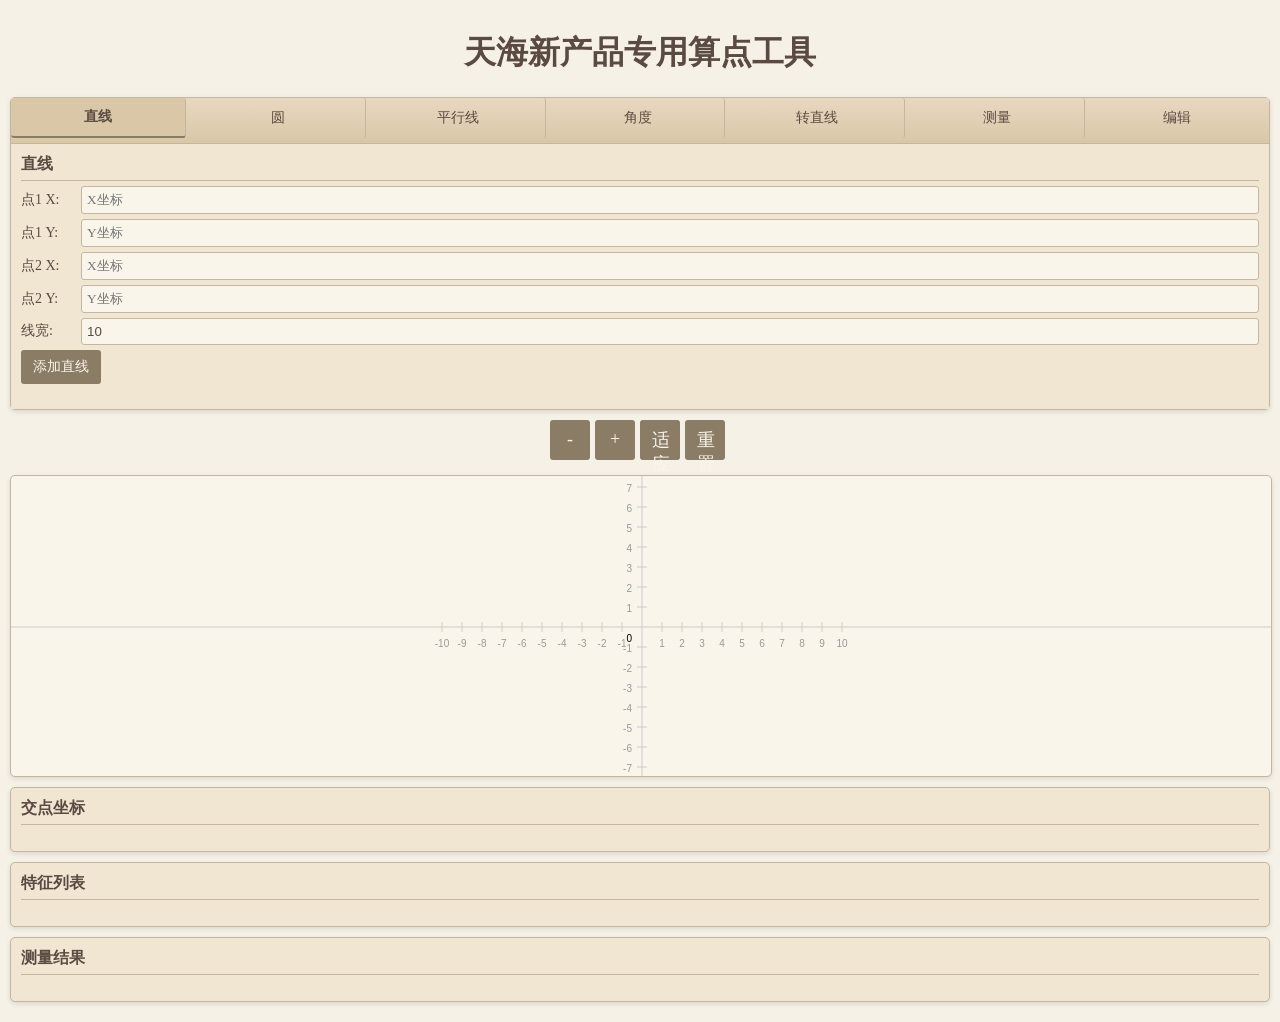
<file: dztb.html>
<!DOCTYPE html>
<html lang="zh-CN">
<head>
    <meta charset="UTF-8">
    <meta name="viewport" content="width=device-width, initial-scale=1.0">
    <title>电子图版</title>
    <style>
        body {
            font-family: 'Times New Roman', serif;
            margin: 0;
            padding: 10px;
            background-color: #f5f1e6;
            color: #5a4a42;
            touch-action: manipulation;
        }
        .container {
            display: flex;
            flex-direction: column;
            max-width: 100%;
        }
        .tab-container {
            display: flex;
            flex-direction: column;
            background-color: #e8d8c0;
            border-radius: 5px;
            margin-bottom: 10px;
            box-shadow: 0 2px 5px rgba(0,0,0,0.1);
            border: 1px solid #c4b6a0;
        }
        .tab-header {
            display: flex;
            border-bottom: 1px solid #c4b6a0;
            background: linear-gradient(to bottom, #e8d8c0, #d9c7a7);
        }
        .tab-button {
            padding: 10px 15px;
            background: transparent;
            border: none;
            cursor: pointer;
            font-size: 14px;
            flex: 1;
            text-align: center;
            color: #5a4a42;
            border-right: 1px solid #c4b6a0;
            transition: all 0.3s ease;
            font-family: 'Times New Roman', serif;
        }
        .tab-button:last-child {
            border-right: none;
        }
        .tab-button:hover {
            background-color: rgba(0,0,0,0.05);
        }
        .tab-button.active {
            background-color: #d9c7a7;
            border-bottom: 2px solid #8b7d65;
            font-weight: bold;
        }
        .tab-content {
            padding: 10px;
            display: none;
            background-color: #f0e6d2;
        }
        .tab-content.active {
            display: block;
        }
        .input-group {
            margin-bottom: 10px;
        }
        .input-group h3 {
            margin-top: 0;
            margin-bottom: 5px;
            font-size: 16px;
            color: #5a4a42;
            border-bottom: 1px solid #c4b6a0;
            padding-bottom: 5px;
        }
        .input-row {
            display: flex;
            flex-wrap: wrap;
            margin-bottom: 5px;
            align-items: center;
        }
        .input-row label {
            width: 60px;
            font-size: 14px;
            color: #5a4a42;
        }
        .input-row input, .input-row select {
            flex: 1;
            padding: 5px;
            border: 1px solid #c4b6a0;
            border-radius: 3px;
            min-width: 50px;
            background-color: #f9f5eb;
            color: #5a4a42;
            font-family: 'Times New Roman', serif;
            cursor: pointer;
        }
        .input-row input:focus, .input-row select:focus {
            outline: 2px solid #8b7d65;
        }
        button {
            background-color: #8b7d65;
            color: #f9f5eb;
            border: none;
            padding: 8px 12px;
            border-radius: 3px;
            cursor: pointer;
            font-size: 14px;
            margin-right: 5px;
            margin-bottom: 5px;
            font-family: 'Times New Roman', serif;
        }
        button:hover {
            background-color: #756a56;
        }
        .canvas-container {
            position: relative;
            width: 100%;
            height: 300px;
            background-color: #f9f5eb;
            border-radius: 5px;
            margin-bottom: 10px;
            box-shadow: 0 2px 5px rgba(0,0,0,0.1);
            overflow: hidden;
            border: 1px solid #c4b6a0;
            touch-action: none;
        }
        canvas {
            position: absolute;
            top: 0;
            left: 0;
        }
        .results, .features, .measurements {
            background-color: #f0e6d2;
            padding: 10px;
            border-radius: 5px;
            margin-bottom: 10px;
            box-shadow: 0 2px 5px rgba(0,0,0,0.1);
            border: 1px solid #c4b6a0;
        }
        .results h3, .features h3, .measurements h3 {
            margin-top: 0;
            font-size: 16px;
            color: #5a4a42;
            border-bottom: 1px solid #c4b6a0;
            padding-bottom: 5px;
        }
        .feature-item {
            display: flex;
            align-items: center;
            margin-bottom: 5px;
        }
        .feature-item input {
            margin-right: 10px;
            cursor: pointer;
        }
        .feature-item label {
            font-size: 14px;
            color: #5a4a42;
        }
        .feature-item input:not(:checked) + label {
            opacity: 0.6;
        }
        .coordinates {
            font-size: 14px;
            margin-bottom: 5px;
            color: #5a4a42;
            padding-left: 5px;
            border-left: 3px solid #c4b6a0;
        }
        .zoom-controls {
            display: flex;
            justify-content: center;
            margin-bottom: 10px;
        }
        .zoom-controls button {
            width: 40px;
            height: 40px;
            font-size: 18px;
        }
        .line-width-control {
            display: flex;
            align-items: center;
            margin-bottom: 5px;
        }
        .line-width-control label {
            width: 60px;
            font-size: 14px;
            color: #5a4a42;
        }
        .line-width-control input {
            flex: 1;
            padding: 5px;
            border: 1px solid #c4b6a0;
            border-radius: 3px;
            background-color: #f9f5eb;
            color: #5a4a42;
        }
        .intersection-label {
            position: absolute;
            background-color: white;
            padding: 2px 5px;
            border-radius: 3px;
            font-size: 12px;
            color: red;
            transform: translate(-50%, -50%);
            pointer-events: none;
        }
        .edit-feature {
            margin-left: 10px;
            font-size: 12px;
            color: #5a4a42;
            cursor: pointer;
            text-decoration: underline;
        }
    </style>
</head>
<body>
    <div class="container">
        <h1 style="color: #5a4a42; text-align: center; font-family: 'Times New Roman', serif;">天海新产品专用算点工具</h1>
        
        <div class="tab-container">
            <div class="tab-header">
                <button class="tab-button active" onclick="openTab(event, 'line-tab')">直线</button>
                <button class="tab-button" onclick="openTab(event, 'circle-tab')">圆</button>
                <button class="tab-button" onclick="openTab(event, 'parallel-tab')">平行线</button>
                <button class="tab-button" onclick="openTab(event, 'angle-tab')">角度</button>
                <button class="tab-button" onclick="openTab(event, 'convert-tab')">转直线</button>
                <button class="tab-button" onclick="openTab(event, 'measure-tab')">测量</button>
                <button class="tab-button" onclick="openTab(event, 'edit-tab')">编辑</button>
            </div>
            
            <!-- 直线标签页 -->
            <div id="line-tab" class="tab-content active">
                <div class="input-group">
                    <h3>直线</h3>
                    <div class="input-row">
                        <label>点1 X:</label>
                        <input type="number" id="line-x1" placeholder="X坐标">
                    </div>
                    <div class="input-row">
                        <label>点1 Y:</label>
                        <input type="number" id="line-y1" placeholder="Y坐标">
                    </div>
                    <div class="input-row">
                        <label>点2 X:</label>
                        <input type="number" id="line-x2" placeholder="X坐标">
                    </div>
                    <div class="input-row">
                        <label>点2 Y:</label>
                        <input type="number" id="line-y2" placeholder="Y坐标">
                    </div>
                    <div class="line-width-control">
                        <label>线宽:</label>
                        <input type="number" id="line-width" placeholder="线宽" min="1" max="10" value="10">
                    </div>
                    <button onclick="addLine()">添加直线</button>
                </div>
            </div>
            
            <!-- 圆标签页 -->
            <div id="circle-tab" class="tab-content">
                <div class="input-group">
                    <h3>圆</h3>
                    <div class="input-row">
                        <label>圆心 X:</label>
                        <input type="number" id="circle-x" placeholder="X坐标">
                    </div>
                    <div class="input-row">
                        <label>圆心 Y:</label>
                        <input type="number" id="circle-y" placeholder="Y坐标">
                    </div>
                    <div class="input-row">
                        <label>半径:</label>
                        <input type="number" id="circle-r" placeholder="半径">
                    </div>
                    <div class="line-width-control">
                        <label>线宽:</label>
                        <input type="number" id="circle-width" placeholder="线宽" min="1" max="10" value="10">
                    </div>
                    <button onclick="addCircle()">添加圆</button>
                </div>
            </div>
            
            <!-- 平行线标签页 -->
            <div id="parallel-tab" class="tab-content">
                <div class="input-group">
                    <h3>平行线</h3>
                    <div class="input-row">
                        <label>基准线:</label>
                        <select id="parallel-line">
                            <!-- 动态填充直线选项 -->
                        </select>
                    </div>
                    <div class="input-row">
                        <label>距离:</label>
                        <input type="number" id="parallel-distance" placeholder="距离">
                    </div>
                    <div class="line-width-control">
                        <label>线宽:</label>
                        <input type="number" id="parallel-width" placeholder="线宽" min="1" max="10" value="10">
                    </div>
                    <button onclick="addParallelLine()">添加平行线</button>
                </div>
            </div>
            
            <!-- 角度线标签页 -->
            <div id="angle-tab" class="tab-content">
                <div class="input-group">
                    <h3>角度线</h3>
                    <div class="input-row">
                        <label>顶点 X:</label>
                        <input type="number" id="angle-x" placeholder="X坐标">
                    </div>
                    <div class="input-row">
                        <label>顶点 Y:</label>
                        <input type="number" id="angle-y" placeholder="Y坐标">
                    </div>
                    <div class="input-row">
                        <label>基准线:</label>
                        <select id="angle-line">
                            <!-- 动态填充直线选项 -->
                        </select>
                    </div>
                    <div class="input-row">
                        <label>角度:</label>
                        <input type="number" id="angle-value" placeholder="角度(度)">
                    </div>
                    <div class="line-width-control">
                        <label>线宽:</label>
                        <input type="number" id="angle-width" placeholder="线宽" min="1" max="10" value="10">
                    </div>
                    <button onclick="addAngleLine()">添加角度线</button>
                </div>
            </div>
            
            <!-- 线段转直线标签页 -->
            <div id="convert-tab" class="tab-content">
                <div class="input-group">
                    <h3>线段转直线</h3>
                    <div class="input-row">
                        <label>选择线段:</label>
                        <select id="convert-line">
                            <!-- 动态填充直线选项 -->
                        </select>
                    </div>
                    <button onclick="convertToLine()">转换为直线</button>
                </div>
            </div>
            
            <!-- 测量标签页 -->
            <div id="measure-tab" class="tab-content">
                <div class="input-group">
                    <h3>测量工具</h3>
                    <div class="input-row">
                        <label>选择项1:</label>
                        <select id="measure-item1">
                            <!-- 动态填充选项 -->
                        </select>
                    </div>
                    <div class="input-row">
                        <label>选择项2:</label>
                        <select id="measure-item2">
                            <!-- 动态填充选项 -->
                        </select>
                    </div>
                    <button onclick="measureItems()">测量</button>
                    <div id="measure-result" class="coordinates" style="margin-top: 10px;">
                        <!-- 测量结果将在这里显示 -->
                    </div>
                </div>
            </div>
            
            <!-- 编辑标签页 -->
            <div id="edit-tab" class="tab-content">
                <div class="input-group">
                    <h3>编辑特征</h3>
                    <div class="input-row">
                        <label>选择特征:</label>
                        <select id="edit-feature">
                            <!-- 动态填充特征选项 -->
                        </select>
                    </div>
                    <div id="edit-line-controls">
                        <div class="input-row">
                            <label>点1 X:</label>
                            <input type="number" id="edit-x1" placeholder="X坐标">
                        </div>
                        <div class="input-row">
                            <label>点1 Y:</label>
                            <input type="number" id="edit-y1" placeholder="Y坐标">
                        </div>
                        <div class="input-row">
                            <label>点2 X:</label>
                            <input type="number" id="edit-x2" placeholder="X坐标">
                        </div>
                        <div class="input-row">
                            <label>点2 Y:</label>
                            <input type="number" id="edit-y2" placeholder="Y坐标">
                        </div>
                    </div>
                    <div id="edit-circle-controls" style="display:none;">
                        <div class="input-row">
                            <label>圆心 X:</label>
                            <input type="number" id="edit-cx" placeholder="X坐标">
                        </div>
                        <div class="input-row">
                            <label>圆心 Y:</label>
                            <input type="number" id="edit-cy" placeholder="Y坐标">
                        </div>
                        <div class="input-row">
                            <label>半径:</label>
                            <input type="number" id="edit-cr" placeholder="半径">
                        </div>
                    </div>
                    <div class="line-width-control">
                        <label>线宽:</label>
                        <input type="number" id="edit-width" placeholder="线宽" min="1" max="10">
                    </div>
                    <button onclick="updateFeature()">更新特征</button>
                </div>
            </div>
        </div>
        
        <div class="zoom-controls">
            <button onclick="zoomOut()">-</button>
            <button onclick="zoomIn()">+</button>
            <button onclick="zoomFit()">适应</button>
            <button onclick="zoomReset()">重置</button>
        </div>
        
        <div class="canvas-container">
            <canvas id="drawingCanvas"></canvas>
        </div>
        
        <div class="results">
            <h3>交点坐标</h3>
            <div id="intersections">
                <!-- 交点将在这里显示 -->
            </div>
        </div>
        
        <div class="features">
            <h3>特征列表</h3>
            <div id="feature-list">
                <!-- 特征将在这里显示 -->
            </div>
        </div>
        
        <div class="measurements">
            <h3>测量结果</h3>
            <div id="measurement-results">
                <!-- 测量结果将在这里显示 -->
            </div>
        </div>
    </div>

    <script>
        // 初始化变量
        const canvas = document.getElementById('drawingCanvas');
        const ctx = canvas.getContext('2d');
        let features = [];
        let intersections = [];
        let zoom = 1.0;
        let panX = 0;
        let panY = 0;
        let isDragging = false;
        let lastX = 0;
        let lastY = 0;
        let intersectionLabels = [];
        let measurements = [];
        
        // 页面加载完成后初始化
        window.onload = function() {
            resizeCanvas();
            setupInputEvents();
        };
        
        // 设置画布大小
        function resizeCanvas() {
            const container = document.querySelector('.canvas-container');
            canvas.width = container.offsetWidth;
            canvas.height = container.offsetHeight;
            drawAll();
        }
        
        // 窗口大小改变时调整画布
        window.addEventListener('resize', resizeCanvas);
        
        // 设置输入框事件监听
        function setupInputEvents() {
            // 获取所有输入框和下拉菜单
            const inputs = document.querySelectorAll('input[type="number"], input[type="text"], select');
            
            // 为每个输入元素添加点击事件
            inputs.forEach(input => {
                input.addEventListener('click', function() {
                    this.focus();
                });
                
                // 添加键盘事件支持
                input.addEventListener('keydown', function(e) {
                    if (e.key === 'Enter') {
                        // 根据所在标签页执行相应操作
                        const activeTab = document.querySelector('.tab-content.active');
                        if (activeTab.id === 'line-tab') {
                            addLine();
                        } else if (activeTab.id === 'circle-tab') {
                            addCircle();
                        } else if (activeTab.id === 'parallel-tab') {
                            addParallelLine();
                        } else if (activeTab.id === 'angle-tab') {
                            addAngleLine();
                        } else if (activeTab.id === 'convert-tab') {
                            convertToLine();
                        } else if (activeTab.id === 'measure-tab') {
                            measureItems();
                        } else if (activeTab.id === 'edit-tab') {
                            updateFeature();
                        }
                    }
                });
            });
        }
        
        // 标签页切换函数
        function openTab(evt, tabName) {
            const tabContents = document.getElementsByClassName('tab-content');
            for (let i = 0; i < tabContents.length; i++) {
                tabContents[i].classList.remove('active');
            }
            
            const tabButtons = document.getElementsByClassName('tab-button');
            for (let i = 0; i < tabButtons.length; i++) {
                tabButtons[i].classList.remove('active');
            }
            
            document.getElementById(tabName).classList.add('active');
            evt.currentTarget.classList.add('active');
            
            // 确保新标签页的输入框也能获得焦点
            setTimeout(() => {
                const inputs = document.querySelectorAll(`#${tabName} input, #${tabName} select`);
                if (inputs.length > 0) {
                    inputs[0].focus();
                }
            }, 50);
        }
        
        // 绘制所有图形
        function drawAll() {
            ctx.clearRect(0, 0, canvas.width, canvas.height);
            
            // 保存当前状态
            ctx.save();
            
            // 应用缩放和平移
            const centerX = canvas.width / 2;
            const centerY = canvas.height / 2;
            ctx.translate(centerX + panX, centerY + panY);
            ctx.scale(zoom, zoom);
            ctx.translate(-centerX, -centerY);
            
            // 绘制坐标轴
            drawAxes();
            
            // 绘制所有可见的图形
            features.forEach((feature, index) => {
                if (document.getElementById(`feature-${index}`).checked) {
                    drawFeature(feature);
                }
            });
            
            // 绘制所有交点
            drawIntersections();
            
            // 恢复状态
            ctx.restore();
        }
        
        // 绘制坐标轴
        function drawAxes() {
            const centerX = canvas.width / 2;
            const centerY = canvas.height / 2;
            
            ctx.strokeStyle = '#ccc';
            ctx.lineWidth = 1;
            
            // X轴
            ctx.beginPath();
            ctx.moveTo(0, centerY);
            ctx.lineTo(canvas.width, centerY);
            ctx.stroke();
            
            // Y轴
            ctx.beginPath();
            ctx.moveTo(centerX, 0);
            ctx.lineTo(centerX, canvas.height);
            ctx.stroke();
            
            // 绘制刻度
            ctx.fillStyle = '#999';
            ctx.font = '10px Arial';
            ctx.textAlign = 'center';
            
            // X轴刻度
            for (let x = -10; x <= 10; x++) {
                if (x === 0) continue;
                const screenX = centerX + x * 20;
                ctx.beginPath();
                ctx.moveTo(screenX, centerY - 5);
                ctx.lineTo(screenX, centerY + 5);
                ctx.stroke();
                ctx.fillText(x.toString(), screenX, centerY + 20);
            }
            
            // Y轴刻度
            ctx.textAlign = 'right';
            for (let y = -10; y <= 10; y++) {
                if (y === 0) continue;
                const screenY = centerY - y * 20;
                ctx.beginPath();
                ctx.moveTo(centerX - 5, screenY);
                ctx.lineTo(centerX + 5, screenY);
                ctx.stroke();
                ctx.fillText(y.toString(), centerX - 10, screenY + 5);
            }
            
            // 原点标记
            ctx.fillStyle = '#000';
            ctx.fillText('0', centerX - 10, centerY + 15);
        }
        
        // 绘制单个图形
        function drawFeature(feature) {
            const centerX = canvas.width / 2;
            const centerY = canvas.height / 2;
            
            ctx.strokeStyle = feature.color;
            ctx.lineWidth = feature.lineWidth || 2;
            
            if (feature.type === 'line') {
                const x1 = centerX + feature.x1 * 20;
                const y1 = centerY - feature.y1 * 20;
                const x2 = centerX + feature.x2 * 20;
                const y2 = centerY - feature.y2 * 20;
                
                ctx.beginPath();
                ctx.moveTo(x1, y1);
                ctx.lineTo(x2, y2);
                ctx.stroke();
            } else if (feature.type === 'circle') {
                const x = centerX + feature.x * 20;
                const y = centerY - feature.y * 20;
                const r = feature.r * 20;
                
                ctx.beginPath();
                ctx.arc(x, y, r, 0, Math.PI * 2);
                ctx.stroke();
            }
        }
        
        // 绘制交点
        function drawIntersections() {
            const centerX = canvas.width / 2;
            const centerY = canvas.height / 2;
            
            // 清除旧的交点标签
            intersectionLabels.forEach(label => {
                if (label.parentNode) {
                    label.parentNode.removeChild(label);
                }
            });
            intersectionLabels = [];
            
            ctx.fillStyle = 'red';
            
            intersections.forEach((point, index) => {
                const x = centerX + point.x * 20;
                const y = centerY - point.y * 20;
                
                // 绘制交点
                ctx.beginPath();
                ctx.arc(x, y, 4, 0, Math.PI * 2);
                ctx.fill();
                
                // 添加数字标签
                const label = document.createElement('div');
                label.className = 'intersection-label';
                label.textContent = (index + 1).toString();
                label.style.left = `${x + 10}px`;
                label.style.top = `${y - 10}px`;
                document.querySelector('.canvas-container').appendChild(label);
                intersectionLabels.push(label);
            });
        }
        
        // 更新特征列表
        function updateFeatureList() {
            const featureList = document.getElementById('feature-list');
            featureList.innerHTML = '';
            
            const parallelLineSelect = document.getElementById('parallel-line');
            const angleLineSelect = document.getElementById('angle-line');
            const convertLineSelect = document.getElementById('convert-line');
            const measureItem1Select = document.getElementById('measure-item1');
            const measureItem2Select = document.getElementById('measure-item2');
            const editFeatureSelect = document.getElementById('edit-feature');
            
            parallelLineSelect.innerHTML = '';
            angleLineSelect.innerHTML = '';
            convertLineSelect.innerHTML = '';
            measureItem1Select.innerHTML = '';
            measureItem2Select.innerHTML = '';
            editFeatureSelect.innerHTML = '';
            
            // 添加"无"选项
            const noneOption = document.createElement('option');
            noneOption.value = -1;
            noneOption.textContent = '无';
            measureItem1Select.appendChild(noneOption.cloneNode(true));
            measureItem2Select.appendChild(noneOption.cloneNode(true));
            convertLineSelect.appendChild(noneOption.cloneNode(true));
            
            features.forEach((feature, index) => {
                if (feature.type === 'line') {
                    // 添加到特征列表
                    const div = document.createElement('div');
                    div.className = 'feature-item';
                    
                    const checkbox = document.createElement('input');
                    checkbox.type = 'checkbox';
                    checkbox.id = `feature-${index}`;
                    checkbox.className = 'feature-checkbox';
                    checkbox.checked = true;
                    checkbox.onchange = function() {
                        drawAll();
                        calculateIntersections();
                    };
                    
                    const label = document.createElement('label');
                    label.htmlFor = `feature-${index}`;
                    label.textContent = `直线 ${index}: (${feature.x1.toFixed(2)}, ${feature.y1.toFixed(2)}) - (${feature.x2.toFixed(2)}, ${feature.y2.toFixed(2)})`;
                    
                    // 添加编辑链接
                    const editLink = document.createElement('span');
                    editLink.className = 'edit-feature';
                    editLink.textContent = '编辑';
                    editLink.onclick = function() {
                        openEditTab(index);
                    };
                    
                    div.appendChild(checkbox);
                    div.appendChild(label);
                    div.appendChild(editLink);
                    featureList.appendChild(div);
                    
                    // 添加到下拉菜单
                    const option1 = document.createElement('option');
                    option1.value = index;
                    option1.textContent = `直线 ${index}`;
                    parallelLineSelect.appendChild(option1.cloneNode(true));
                    angleLineSelect.appendChild(option1.cloneNode(true));
                    convertLineSelect.appendChild(option1.cloneNode(true));
                    editFeatureSelect.appendChild(option1.cloneNode(true));
                    
                    // 添加到测量选择器
                    const measureOption1 = document.createElement('option');
                    measureOption1.value = index;
                    measureOption1.textContent = `直线 ${index}`;
                    measureItem1Select.appendChild(measureOption1.cloneNode(true));
                    measureItem2Select.appendChild(measureOption1.cloneNode(true));
                } else if (feature.type === 'circle') {
                    const div = document.createElement('div');
                    div.className = 'feature-item';
                    
                    const checkbox = document.createElement('input');
                    checkbox.type = 'checkbox';
                    checkbox.id = `feature-${index}`;
                    checkbox.className = 'feature-checkbox';
                    checkbox.checked = true;
                    checkbox.onchange = function() {
                        drawAll();
                        calculateIntersections();
                    };
                    
                    const label = document.createElement('label');
                    label.htmlFor = `feature-${index}`;
                    label.textContent = `圆 ${index}: 圆心(${feature.x.toFixed(2)}, ${feature.y.toFixed(2)}), 半径 ${feature.r.toFixed(2)}`;
                    
                    // 添加编辑链接
                    const editLink = document.createElement('span');
                    editLink.className = 'edit-feature';
                    editLink.textContent = '编辑';
                    editLink.onclick = function() {
                        openEditTab(index);
                    };
                    
                    div.appendChild(checkbox);
                    div.appendChild(label);
                    div.appendChild(editLink);
                    featureList.appendChild(div);
                    
                    // 添加到编辑下拉菜单
                    const option = document.createElement('option');
                    option.value = index;
                    option.textContent = `圆 ${index}`;
                    editFeatureSelect.appendChild(option);
                }
            });
            
            // 添加交点选项
            intersections.forEach((point, index) => {
                const option1 = document.createElement('option');
                option1.value = `point-${index}`;
                option1.textContent = `交点 ${index + 1}: (${point.x.toFixed(2)}, ${point.y.toFixed(2)})`;
                measureItem1Select.appendChild(option1.cloneNode(true));
                measureItem2Select.appendChild(option1.cloneNode(true));
            });
        }
        
        // 打开编辑标签页
        function openEditTab(index) {
            // 切换到编辑标签页
            const tabContents = document.getElementsByClassName('tab-content');
            for (let i = 0; i < tabContents.length; i++) {
                tabContents[i].classList.remove('active');
            }
            
            const tabButtons = document.getElementsByClassName('tab-button');
            for (let i = 0; i < tabButtons.length; i++) {
                tabButtons[i].classList.remove('active');
            }
            
            document.getElementById('edit-tab').classList.add('active');
            document.querySelector('.tab-button[onclick*="edit-tab"]').classList.add('active');
            
            // 填充编辑表单
            const feature = features[index];
            document.getElementById('edit-feature').value = index;
            document.getElementById('edit-width').value = feature.lineWidth || 2;
            
            if (feature.type === 'line') {
                document.getElementById('edit-line-controls').style.display = 'block';
                document.getElementById('edit-circle-controls').style.display = 'none';
                
                document.getElementById('edit-x1').value = feature.x1;
                document.getElementById('edit-y1').value = feature.y1;
                document.getElementById('edit-x2').value = feature.x2;
                document.getElementById('edit-y2').value = feature.y2;
            } else if (feature.type === 'circle') {
                document.getElementById('edit-line-controls').style.display = 'none';
                document.getElementById('edit-circle-controls').style.display = 'block';
                
                document.getElementById('edit-cx').value = feature.x;
                document.getElementById('edit-cy').value = feature.y;
                document.getElementById('edit-cr').value = feature.r;
            }
        }
        
        // 更新特征
        function updateFeature() {
            const index = parseInt(document.getElementById('edit-feature').value);
            const lineWidth = parseFloat(document.getElementById('edit-width').value);
            
            if (isNaN(index) || index < 0 || index >= features.length) {
                alert('请选择有效的特征');
                return;
            }
            
            const feature = features[index];
            
            if (feature.type === 'line') {
                const x1 = parseFloat(document.getElementById('edit-x1').value);
                const y1 = parseFloat(document.getElementById('edit-y1').value);
                const x2 = parseFloat(document.getElementById('edit-x2').value);
                const y2 = parseFloat(document.getElementById('edit-y2').value);
                
                if (isNaN(x1) || isNaN(y1) || isNaN(x2) || isNaN(y2)) {
                    alert('请输入有效的坐标值');
                    return;
                }
                
                feature.x1 = x1;
                feature.y1 = y1;
                feature.x2 = x2;
                feature.y2 = y2;
            } else if (feature.type === 'circle') {
                const x = parseFloat(document.getElementById('edit-cx').value);
                const y = parseFloat(document.getElementById('edit-cy').value);
                const r = parseFloat(document.getElementById('edit-cr').value);
                
                if (isNaN(x) || isNaN(y) || isNaN(r) || r <= 0) {
                    alert('请输入有效的圆心坐标和半径');
                    return;
                }
                
                feature.x = x;
                feature.y = y;
                feature.r = r;
            }
            
            feature.lineWidth = lineWidth;
            
            updateFeatureList();
            calculateIntersections();
            drawAll();
            
            alert('特征已更新');
        }
        
        // 添加直线
        function addLine() {
            const x1 = parseFloat(document.getElementById('line-x1').value);
            const y1 = parseFloat(document.getElementById('line-y1').value);
            const x2 = parseFloat(document.getElementById('line-x2').value);
            const y2 = parseFloat(document.getElementById('line-y2').value);
            const lineWidth = parseFloat(document.getElementById('line-width').value);
            
            if (isNaN(x1) || isNaN(y1) || isNaN(x2) || isNaN(y2)) {
                alert('请输入有效的坐标值');
                return;
            }
            
            const feature = {
                type: 'line',
                x1, y1, x2, y2,
                lineWidth,
                color: getRandomColor(),
                id: features.length
            };
            
            features.push(feature);
            updateFeatureList();
            calculateIntersections();
            adjustZoom();
            drawAll();
            
            // 清空输入框
            document.getElementById('line-x1').value = '';
            document.getElementById('line-y1').value = '';
            document.getElementById('line-x2').value = '';
            document.getElementById('line-y2').value = '';
        }
        
        // 添加圆
        function addCircle() {
            const x = parseFloat(document.getElementById('circle-x').value);
            const y = parseFloat(document.getElementById('circle-y').value);
            const r = parseFloat(document.getElementById('circle-r').value);
            const lineWidth = parseFloat(document.getElementById('circle-width').value);
            
            if (isNaN(x) || isNaN(y) || isNaN(r) || r <= 0) {
                alert('请输入有效的圆心坐标和半径');
                return;
            }
            
            const feature = {
                type: 'circle',
                x, y, r,
                lineWidth,
                color: getRandomColor(),
                id: features.length
            };
            
            features.push(feature);
            updateFeatureList();
            calculateIntersections();
            adjustZoom();
            drawAll();
            
            // 清空输入框
            document.getElementById('circle-x').value = '';
            document.getElementById('circle-y').value = '';
            document.getElementById('circle-r').value = '';
        }
        
        // 添加平行线
        function addParallelLine() {
            const lineIndex = parseInt(document.getElementById('parallel-line').value);
            const distance = parseFloat(document.getElementById('parallel-distance').value);
            const lineWidth = parseFloat(document.getElementById('parallel-width').value);
            
            if (isNaN(lineIndex) || lineIndex < 0 || lineIndex >= features.length || features[lineIndex].type !== 'line') {
                alert('请选择有效的基准直线');
                return;
            }
            
            if (isNaN(distance)) {
                alert('请输入有效的距离');
                return;
            }
            
            const baseLine = features[lineIndex];
            
            // 计算平行线
            const dx = baseLine.x2 - baseLine.x1;
            const dy = baseLine.y2 - baseLine.y1;
            const length = Math.sqrt(dx * dx + dy * dy);
            const offsetX = (-dy / length) * distance;
            const offsetY = (dx / length) * distance;
            
            const feature = {
                type: 'line',
                x1: baseLine.x1 + offsetX,
                y1: baseLine.y1 + offsetY,
                x2: baseLine.x2 + offsetX,
                y2: baseLine.y2 + offsetY,
                lineWidth,
                color: getRandomColor(),
                id: features.length
            };
            
            features.push(feature);
            updateFeatureList();
            calculateIntersections();
            adjustZoom();
            drawAll();
            
            // 清空输入框
            document.getElementById('parallel-distance').value = '';
        }
        
        // 添加角度线
        function addAngleLine() {
            const x = parseFloat(document.getElementById('angle-x').value);
            const y = parseFloat(document.getElementById('angle-y').value);
            const lineIndex = parseInt(document.getElementById('angle-line').value);
            const angle = parseFloat(document.getElementById('angle-value').value);
            const lineWidth = parseFloat(document.getElementById('angle-width').value);
            
            if (isNaN(x) || isNaN(y)) {
                alert('请输入有效的顶点坐标');
                return;
            }
            
            if (isNaN(lineIndex) || lineIndex < 0 || lineIndex >= features.length || features[lineIndex].type !== 'line') {
                alert('请选择有效的基准直线');
                return;
            }
            
            if (isNaN(angle)) {
                alert('请输入有效的角度');
                return;
            }
            
            const baseLine = features[lineIndex];
            
            // 计算基准线的角度
            const dx = baseLine.x2 - baseLine.x1;
            const dy = baseLine.y2 - baseLine.y1;
            const baseAngle = Math.atan2(dy, dx);
            const length = Math.sqrt(dx * dx + dy * dy);
            
            // 转换为弧度
            const angleRad = angle * Math.PI / 180;
            
            // 计算新角度线的终点，使用基准线相同的长度
            const endX = x + length * Math.cos(baseAngle + angleRad);
            const endY = y + length * Math.sin(baseAngle + angleRad);
            
            const feature = {
                type: 'line',
                x1: x,
                y1: y,
                x2: endX,
                y2: endY,
                lineWidth,
                color: getRandomColor(),
                id: features.length
            };
            
            features.push(feature);
            updateFeatureList();
            calculateIntersections();
            adjustZoom();
            drawAll();
            
            // 清空输入框
            document.getElementById('angle-x').value = '';
            document.getElementById('angle-y').value = '';
            document.getElementById('angle-value').value = '';
        }
        
        // 线段转直线功能
        function convertToLine() {
            const lineIndex = parseInt(document.getElementById('convert-line').value);
            
            if (isNaN(lineIndex) || lineIndex < 0 || lineIndex >= features.length || features[lineIndex].type !== 'line') {
                alert('请选择有效的线段');
                return;
            }
            
            const line = features[lineIndex];
            
            // 计算线段长度
            const dx = line.x2 - line.x1;
            const dy = line.y2 - line.y1;
            const length = Math.sqrt(dx * dx + dy * dy);
            
            // 计算延长后的端点
            const scale = 10; // 延长倍数
            const newX1 = line.x1 - dx * scale;
            const newY1 = line.y1 - dy * scale;
            const newX2 = line.x2 + dx * scale;
            const newY2 = line.y2 + dy * scale;
            
            // 创建新的直线特征
            const feature = {
                type: 'line',
                x1: newX1,
                y1: newY1,
                x2: newX2,
                y2: newY2,
                lineWidth: line.lineWidth,
                color: line.color,
                id: features.length
            };
            
            features.push(feature);
            updateFeatureList();
            calculateIntersections();
            adjustZoom();
            drawAll();
        }
        
        // 测量工具
        function measureItems() {
            const item1Index = document.getElementById('measure-item1').value;
            const item2Index = document.getElementById('measure-item2').value;
            
            if (item1Index === '-1' || item2Index === '-1') {
                alert('请选择两个测量项');
                return;
            }
            
            let result = '';
            
            // 测量两点距离
            if (item1Index.startsWith('point-') && item2Index.startsWith('point-')) {
                const point1Index = parseInt(item1Index.split('-')[1]);
                const point2Index = parseInt(item2Index.split('-')[1]);
                
                const point1 = intersections[point1Index];
                const point2 = intersections[point2Index];
                
                const dx = point2.x - point1.x;
                const dy = point2.y - point1.y;
                const distance = Math.sqrt(dx * dx + dy * dy);
                
                result = `两点距离: ${distance.toFixed(2)}`;
            }
            // 测量两条直线的夹角
            else if (!item1Index.startsWith('point-') && !item2Index.startsWith('point-')) {
                const line1 = features[parseInt(item1Index)];
                const line2 = features[parseInt(item2Index)];
                
                if (line1.type !== 'line' || line2.type !== 'line') {
                    alert('请选择两条直线进行角度测量');
                    return;
                }
                
                // 计算两条直线的向量
                const vec1 = {
                    x: line1.x2 - line1.x1,
                    y: line1.y2 - line1.y1
                };
                
                const vec2 = {
                    x: line2.x2 - line2.x1,
                    y: line2.y2 - line2.y1
                };
                
                // 计算夹角
                const dotProduct = vec1.x * vec2.x + vec1.y * vec2.y;
                const mag1 = Math.sqrt(vec1.x * vec1.x + vec1.y * vec1.y);
                const mag2 = Math.sqrt(vec2.x * vec2.x + vec2.y * vec2.y);
                
                let angle = Math.acos(dotProduct / (mag1 * mag2)) * 180 / Math.PI;
                
                // 确保角度在0-180度之间
                angle = Math.min(angle, 180 - angle);
                
                result = `两条直线的夹角: ${angle.toFixed(2)}°`;
            }
            // 测量点到直线的距离
            else if (item1Index.startsWith('point-') && !item2Index.startsWith('point-')) {
                const pointIndex = parseInt(item1Index.split('-')[1]);
                const lineIndex = parseInt(item2Index);
                
                const point = intersections[pointIndex];
                const line = features[lineIndex];
                
                if (line.type !== 'line') {
                    alert('请选择一条直线');
                    return;
                }
                
                const distance = pointToLineDistance(point, line);
                result = `点到直线的距离: ${distance.toFixed(2)}`;
            }
            // 测量点到直线的距离（反向）
            else if (!item1Index.startsWith('point-') && item2Index.startsWith('point-')) {
                const lineIndex = parseInt(item1Index);
                const pointIndex = parseInt(item2Index.split('-')[1]);
                
                const line = features[lineIndex];
                const point = intersections[pointIndex];
                
                if (line.type !== 'line') {
                    alert('请选择一条直线');
                    return;
                }
                
                const distance = pointToLineDistance(point, line);
                result = `点到直线的距离: ${distance.toFixed(2)}`;
            }
            
            // 显示测量结果
            const measurementDiv = document.createElement('div');
            measurementDiv.className = 'measurement-item';
            
            const checkbox = document.createElement('input');
            checkbox.type = 'checkbox';
            checkbox.checked = true;
            
            const label = document.createElement('label');
            label.textContent = result;
            
            measurementDiv.appendChild(checkbox);
            measurementDiv.appendChild(label);
            document.getElementById('measurement-results').appendChild(measurementDiv);
            
            // 清空选择
            document.getElementById('measure-item1').value = '-1';
            document.getElementById('measure-item2').value = '-1';
        }
        
        // 计算点到直线的距离
        function pointToLineDistance(point, line) {
            const x0 = point.x;
            const y0 = point.y;
            const x1 = line.x1;
            const y1 = line.y1;
            const x2 = line.x2;
            const y2 = line.y2;
            
            const numerator = Math.abs((y2 - y1) * x0 - (x2 - x1) * y0 + x2 * y1 - y2 * x1);
            const denominator = Math.sqrt(Math.pow(y2 - y1, 2) + Math.pow(x2 - x1, 2));
            
            return numerator / denominator;
        }
        
        // 计算交点
        function calculateIntersections() {
            intersections = [];
            
            // 检查所有可见直线与直线之间的交点
            for (let i = 0; i < features.length; i++) {
                if (features[i].type !== 'line' || !document.getElementById(`feature-${i}`).checked) continue;
                
                for (let j = i + 1; j < features.length; j++) {
                    if (features[j].type !== 'line' || !document.getElementById(`feature-${j}`).checked) continue;
                    
                    const intersection = lineLineIntersection(
                        features[i].x1, features[i].y1, features[i].x2, features[i].y2,
                        features[j].x1, features[j].y1, features[j].x2, features[j].y2
                    );
                    
                    if (intersection) {
                        intersections.push(intersection);
                    }
                }
            }
            
            // 检查所有可见直线与可见圆之间的交点
            for (let i = 0; i < features.length; i++) {
                if (features[i].type !== 'line' || !document.getElementById(`feature-${i}`).checked) continue;
                
                for (let j = 0; j < features.length; j++) {
                    if (features[j].type !== 'circle' || !document.getElementById(`feature-${j}`).checked) continue;
                    
                    const points = lineCircleIntersection(
                        features[i].x1, features[i].y1, features[i].x2, features[i].y2,
                        features[j].x, features[j].y, features[j].r
                    );
                    
                    if (points && points.length > 0) {
                        intersections.push(...points);
                    }
                }
            }
            
            // 检查所有可见圆与可见圆之间的交点
            for (let i = 0; i < features.length; i++) {
                if (features[i].type !== 'circle' || !document.getElementById(`feature-${i}`).checked) continue;
                
                for (let j = i + 1; j < features.length; j++) {
                    if (features[j].type !== 'circle' || !document.getElementById(`feature-${j}`).checked) continue;
                    
                    const points = circleCircleIntersection(
                        features[i].x, features[i].y, features[i].r,
                        features[j].x, features[j].y, features[j].r
                    );
                    
                    if (points && points.length > 0) {
                        intersections.push(...points);
                    }
                }
            }
            
            // 更新交点显示
            updateIntersectionsDisplay();
        }
        
        // 直线与直线交点计算
        function lineLineIntersection(x1, y1, x2, y2, x3, y3, x4, y4) {
            const denominator = (y4 - y3) * (x2 - x1) - (x4 - x3) * (y2 - y1);
            
            if (denominator === 0) {
                return null; // 平行或重合
            }
            
            const ua = ((x4 - x3) * (y1 - y3) - (y4 - y3) * (x1 - x3)) / denominator;
            const ub = ((x2 - x1) * (y1 - y3) - (y2 - y1) * (x1 - x3)) / denominator;
            
            if (ua >= 0 && ua <= 1 && ub >= 0 && ub <= 1) {
                return {
                    x: x1 + ua * (x2 - x1),
                    y: y1 + ua * (y2 - y1)
                };
            }
            
            return null;
        }
        
        // 直线与圆交点计算
        function lineCircleIntersection(x1, y1, x2, y2, cx, cy, r) {
            // 将直线转换为向量形式
            const dx = x2 - x1;
            const dy = y2 - y1;
            
            // 将圆心平移到原点
            const A = x1 - cx;
            const B = y1 - cy;
            
            // 计算二次方程系数
            const a = dx * dx + dy * dy;
            const b = 2 * (A * dx + B * dy);
            const c = A * A + B * B - r * r;
            
            // 计算判别式
            const discriminant = b * b - 4 * a * c;
            
            if (discriminant < 0) {
                return []; // 无交点
            }
            
            const t1 = (-b + Math.sqrt(discriminant)) / (2 * a);
            const t2 = (-b - Math.sqrt(discriminant)) / (2 * a);
            
            const points = [];
            
            if (t1 >= 0 && t1 <= 1) {
                points.push({
                    x: x1 + t1 * dx,
                    y: y1 + t1 * dy
                });
            }
            
            if (t2 >= 0 && t2 <= 1 && discriminant !== 0) {
                points.push({
                    x: x1 + t2 * dx,
                    y: y1 + t2 * dy
                });
            }
            
            return points;
        }
        
        // 圆与圆交点计算
        function circleCircleIntersection(x1, y1, r1, x2, y2, r2) {
            const dx = x2 - x1;
            const dy = y2 - y1;
            const distance = Math.sqrt(dx * dx + dy * dy);
            
            // 检查圆是否相交
            if (distance > r1 + r2 || distance < Math.abs(r1 - r2)) {
                return []; // 无交点
            }
            
            // 计算交点
            const a = (r1 * r1 - r2 * r2 + distance * distance) / (2 * distance);
            const h = Math.sqrt(r1 * r1 - a * a);
            
            const x3 = x1 + a * dx / distance;
            const y3 = y1 + a * dy / distance;
            
            const rx = -dy * (h / distance);
            const ry = dx * (h / distance);
            
            return [
                { x: x3 + rx, y: y3 + ry },
                { x: x3 - rx, y: y3 - ry }
            ];
        }
        
        // 更新交点显示
        function updateIntersectionsDisplay() {
            const intersectionsDiv = document.getElementById('intersections');
            intersectionsDiv.innerHTML = '';
            
            if (intersections.length === 0) {
                intersectionsDiv.innerHTML = '<div class="coordinates">无交点</div>';
                return;
            }
            
            intersections.forEach((point, index) => {
                const div = document.createElement('div');
                div.className = 'coordinates';
                div.textContent = `交点 ${index + 1}: (${point.x.toFixed(2)}, ${point.y.toFixed(2)})`;
                intersectionsDiv.appendChild(div);
            });
        }
        
        // 自动调整缩放比例
        function adjustZoom() {
            if (!features.length) {
                zoom = 1.0;
                panX = 0;
                panY = 0;
                return;
            }
            
            // 计算所有点的边界
            let minX = Infinity, maxX = -Infinity, minY = Infinity, maxY = -Infinity;
            
            features.forEach(feature => {
                if (feature.type === 'line') {
                    minX = Math.min(minX, feature.x1, feature.x2);
                    maxX = Math.max(maxX, feature.x1, feature.x2);
                    minY = Math.min(minY, feature.y1, feature.y2);
                    maxY = Math.max(maxY, feature.y1, feature.y2);
                } else if (feature.type === 'circle') {
                    minX = Math.min(minX, feature.x - feature.r);
                    maxX = Math.max(maxX, feature.x + feature.r);
                    minY = Math.min(minY, feature.y - feature.r);
                    maxY = Math.max(maxY, feature.y + feature.r);
                }
            });
            
            // 计算需要的缩放比例
            const width = maxX - minX;
            const height = maxY - minY;
            const scaleX = (canvas.width * 0.8) / (width * 20);
            const scaleY = (canvas.height * 0.8) / (height * 20);
            zoom = Math.min(scaleX, scaleY, 5); // 限制最大缩放为5
            
            // 计算平移以使图形居中
            const centerX = (minX + maxX) / 2;
            const centerY = (minY + maxY) / 2;
            panX = -centerX * 20 * zoom;
            panY = centerY * 20 * zoom;
        }
        
        // 缩放控制
        function zoomIn() {
            zoom *= 1.2;
            drawAll();
        }
        
        function zoomOut() {
            zoom /= 1.2;
            drawAll();
        }
        
        function zoomFit() {
            adjustZoom();
            drawAll();
        }
        
        function zoomReset() {
            zoom = 1.0;
            panX = 0;
            panY = 0;
            drawAll();
        }
        
        // 生成随机颜色
        function getRandomColor() {
            const letters = '0123456789ABCDEF';
            let color = '#';
            for (let i = 0; i < 6; i++) {
                color += letters[Math.floor(Math.random() * 16)];
            }
            return color;
        }
        
        // 添加拖拽功能
        canvas.addEventListener('mousedown', (e) => {
            isDragging = true;
            lastX = e.clientX;
            lastY = e.clientY;
        });
        
        canvas.addEventListener('mousemove', (e) => {
            if (isDragging) {
                const dx = e.clientX - lastX;
                const dy = e.clientY - lastY;
                panX += dx;
                panY += dy;
                lastX = e.clientX;
                lastY = e.clientY;
                drawAll();
            }
        });
        
        canvas.addEventListener('mouseup', () => {
            isDragging = false;
        });
        
        canvas.addEventListener('mouseleave', () => {
            isDragging = false;
        });
        
        // 添加触摸事件支持
        canvas.addEventListener('touchstart', (e) => {
            e.preventDefault();
            isDragging = true;
            lastX = e.touches[0].clientX;
            lastY = e.touches[0].clientY;
        });
        
        canvas.addEventListener('touchmove', (e) => {
            e.preventDefault();
            if (isDragging) {
                const dx = e.touches[0].clientX - lastX;
                const dy = e.touches[0].clientY - lastY;
                panX += dx;
                panY += dy;
                lastX = e.touches[0].clientX;
                lastY = e.touches[0].clientY;
                drawAll();
            }
        });
        
        canvas.addEventListener('touchend', () => {
            isDragging = false;
        });
    </script>
</body>
</html>
</file>
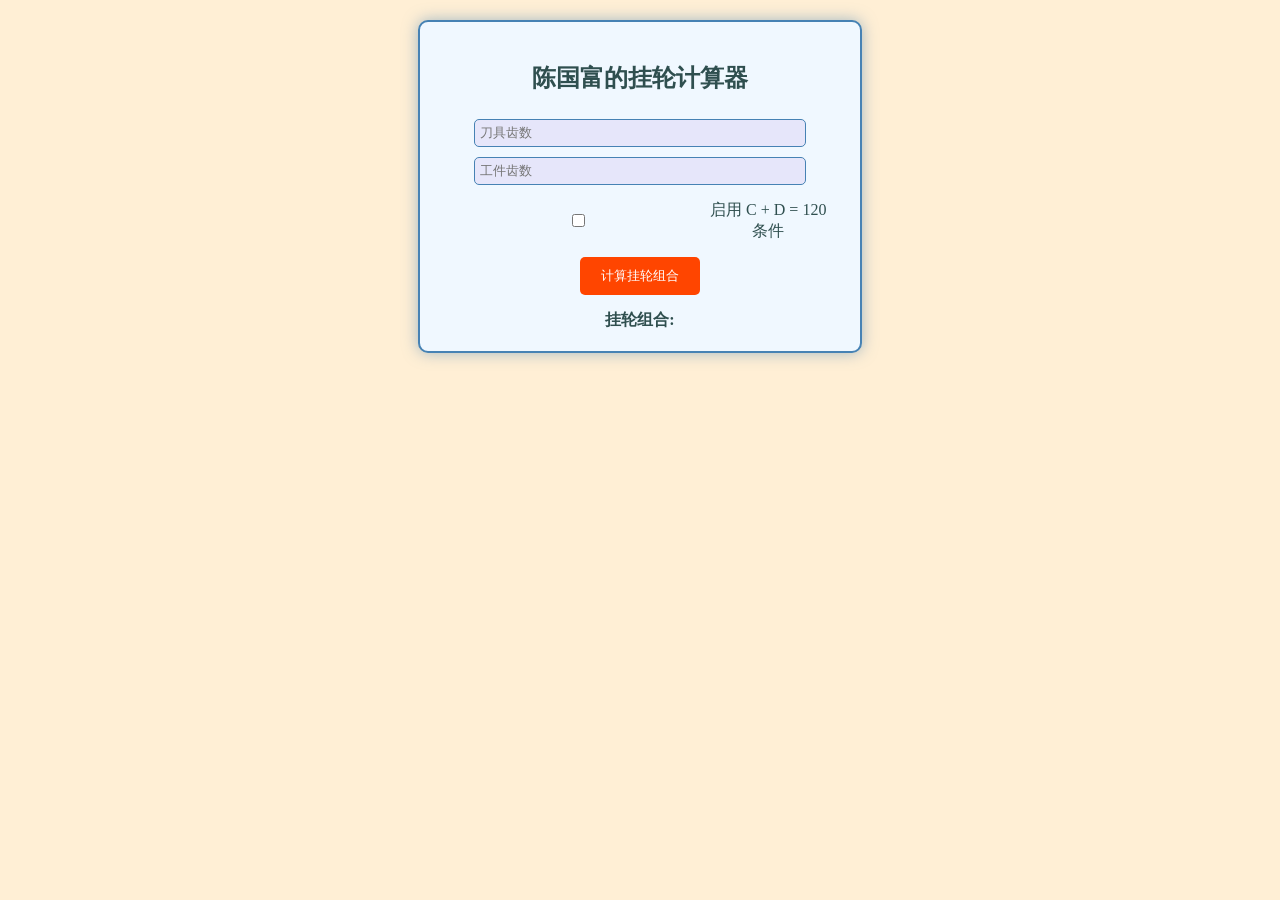
<file: gljsq.html>
<!DOCTYPE html>
<html lang="zh-cn">
<head>
    <meta charset="UTF-8">
    <meta name="viewport" content="width=device-width, initial-scale=1.0">
    <title>挂轮计算器</title>
    <style>
        /* 色彩鲜艳风格样式 */
        body {
            font-family: "SimSun", serif; /* 使用仿宋字体 */
            text-align: center;
            margin: 20px;
            background-color: #ffefd5; /* 浅桃色背景 */
            color: #2f4f4f; /* 深青色文字 */
        }
        .calculator {
            display: inline-block;
            border: 2px solid #4682b4; /* 钢蓝色边框 */
            padding: 20px;
            border-radius: 10px;
            box-shadow: 0 0 15px rgba(70, 130, 180, 0.5); /* 柔和阴影 */
            width: 90%;
            max-width: 400px;
            background-color: #f0f8ff; /* 浅蓝色背景 */
        }
        input {
            width: 80%;
            margin: 5px;
            border: 1px solid #4682b4; /* 钢蓝色边框 */
            border-radius: 5px;
            padding: 5px;
            font-family: "SimSun", serif;
            background-color: #e6e6fa; /* 浅紫色背景 */
            color: #2f4f4f; /* 深青色文字 */
        }
        button {
            margin: 5px;
            width: 30%;
            background-color: #ff4500; /* 橙红色按钮背景 */
            color: #ffffff; /* 白色文字 */
            border: none;
            border-radius: 5px;
            padding: 10px;
            cursor: pointer;
            font-family: "SimSun", serif;
        }
        button:hover {
            background-color: #ff6347; /* 番茄色按钮悬停颜色 */
        }
        #gearResult {
            margin-top: 10px;
            font-weight: bold;
            color: #2f4f4f; /* 深青色文字 */
        }
        input[type="checkbox"] {
            margin-right: 5px; /* 调整选择框与标签的间距 */
        }
        label {
            display: inline-block; /* 使标签与选择框在同一行 */
            font-family: "SimSun", serif;
        }
    </style>
</head>
<body>
    <div class="calculator">
        <h2>陈国富的挂轮计算器</h2>
        <input type="number" id="toolTeeth" placeholder="刀具齿数">
        <input type="number" id="workpieceTeeth" placeholder="工件齿数">
        <br>
        <div style="display: flex; align-items: center; justify-content: center; margin: 10px;">
            <input type="checkbox" id="conditionCD">
            <label for="conditionCD">启用 C + D = 120 条件</label>
        </div>
        <button onclick="calculateGears()">计算挂轮组合</button>
        <div id="gearResult">挂轮组合: </div>
    </div>
    <script>
        function calculateGears() {
            const toolTeeth = parseInt(document.getElementById('toolTeeth').value);
            const workpieceTeeth = parseInt(document.getElementById('workpieceTeeth').value);
            const conditionCD = document.getElementById('conditionCD').checked;

            if (isNaN(toolTeeth) || isNaN(workpieceTeeth) || toolTeeth <= 0 || workpieceTeeth <= 0) {
                document.getElementById('gearResult').innerText = '挂轮组合: 请输入有效齿数';
                return;
            }

            const minTeeth = 20;
            const maxTeeth = 99;
            const results = [];

            for (let A = minTeeth; A <= maxTeeth; A++) {
                for (let B = minTeeth; B <= maxTeeth; B++) {
                    for (let C = minTeeth; C <= maxTeeth; C++) {
                        for (let D = minTeeth; D <= maxTeeth; D++) {
                            const conditionCDValid = !conditionCD || (C + D === 120);
                            if (conditionCDValid && (A / B) * (C / D) === toolTeeth / workpieceTeeth && A + B - C > 25) {
                                results.push(`A=${A}, B=${B}, C=${C}, D=${D}`);
                            }
                        }
                    }
                }
            }

            if (results.length > 0) {
                const formattedResults = results.map(result => {
                    const [A, B, C, D] = result.match(/\d+/g);
                    return `<tr><td>${A}</td><td>${B}</td><td>${C}</td><td>${D}</td></tr>`;
                }).join('');
                document.getElementById('gearResult').innerHTML = `
                    <table border="1" style="margin: auto; border-collapse: collapse; width: 100%;">
                        <thead>
                            <tr>
                                <th>挂轮A</th>
                                <th>挂轮B</th>
                                <th>挂轮C</th>
                                <th>挂轮D</th>
                            </tr>
                        </thead>
                        <tbody>
                            ${formattedResults}
                        </tbody>
                    </table>`;
            } else {
                document.getElementById('gearResult').innerText = '挂轮组合: 无符合条件的组合';
            }
        }
    </script>
</body>
</html>
</file>
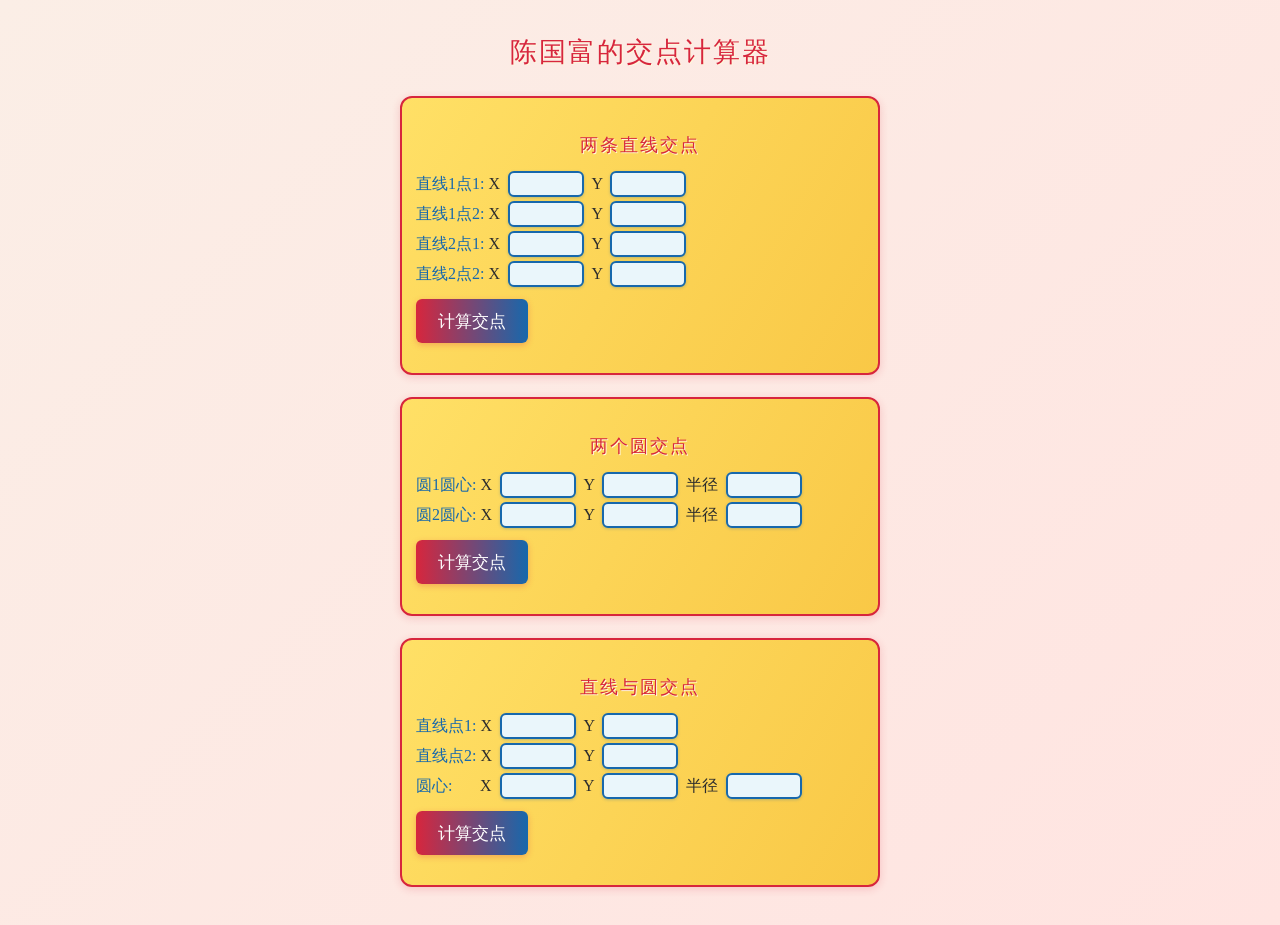
<file: jdjsq.html>
<!DOCTYPE html>
<html lang="zh-cn">
<head>
    <meta charset="UTF-8">
    <title>交点计算器</title>
    <meta name="viewport" content="width=device-width, initial-scale=1">
    <style>
        body {
            font-family: "宋体", "仿宋", "楷体", serif;
            background: linear-gradient(135deg, #fbeee6 0%, #ffe4e1 100%);
            color: #2d2d2d;
            margin: 0;
            padding: 0;
        }
        .container {
            max-width: 480px;
            margin: 0 auto;
            padding: 16px;
        }
        h1, h2 {
            text-align: center;
            font-weight: normal;
            letter-spacing: 2px;
            color: #d7263d;
            text-shadow: 1px 1px 0 #fff8dc;
        }
        h1 {
            font-size: 1.7em;
            margin-top: 18px;
            margin-bottom: 26px;
        }
        h2 {
            font-size: 1.15em;
            margin-top: 20px;
            margin-bottom: 12px;
        }
        .section {
            background: linear-gradient(120deg, #ffe066 0%, #f9c846 100%);
            border: 2px solid #d7263d;
            border-radius: 12px;
            margin-bottom: 22px;
            padding: 14px;
            box-shadow: 0 2px 8px #d7263d33;
        }
        label {
            display: inline-block;
            min-width: 60px;
            font-size: 1em;
            color: #1768ac;
        }
        input[type="number"] {
            width: 60px;
            font-size: 1em;
            border: 2px solid #1768ac;
            border-radius: 6px;
            background: #eaf6fb;
            color: #0fc00f;
            margin: 2px 4px;
            padding: 2px 6px;
            box-shadow: 0 1px 3px #1768ac44;
        }
        button {
            background: linear-gradient(90deg, #d7263d 0%, #1768ac 100%);
            color: #fff;
            border: none;
            border-radius: 6px;
            padding: 10px 22px;
            font-size: 1.08em;
            margin-top: 10px;
            margin-bottom: 6px;
            box-shadow: 0 2px 6px #d7263d44;
            transition: background 0.2s;
        }
        button:active {
            background: linear-gradient(90deg, #99a3ac 0%, #0e4d0b 100%);
        }
        .result {
            color: #1768ac;
            font-size: 1.13em;
            margin-top: 10px;
            word-break: break-all;
            font-weight: bold;
            text-shadow: 1px 1px 0 #fff8dc;
        }
    </style>
</head>
<body>
    <div class="container">
    <h1>陈国富的交点计算器</h1>

    <div class="section">
        <h2>两条直线交点</h2>
        <div>
            <label>直线1点1:</label> X <input id="l1x1" type="number"> Y <input id="l1y1" type="number"><br>
            <label>直线1点2:</label> X <input id="l1x2" type="number"> Y <input id="l1y2" type="number"><br>
            <label>直线2点1:</label> X <input id="l2x1" type="number"> Y <input id="l2y1" type="number"><br>
            <label>直线2点2:</label> X <input id="l2x2" type="number"> Y <input id="l2y2" type="number">
        </div>
        <button onclick="calcLineIntersection()">计算交点</button>
        <div class="result" id="lineResult"></div>
    </div>

    <div class="section">
        <h2>两个圆交点</h2>
        <div>
            <label>圆1圆心:</label> X <input id="c1x" type="number"> Y <input id="c1y" type="number"> 半径 <input id="c1r" type="number"><br>
            <label>圆2圆心:</label> X <input id="c2x" type="number"> Y <input id="c2y" type="number"> 半径 <input id="c2r" type="number">
        </div>
        <button onclick="calcCircleIntersection()">计算交点</button>
        <div class="result" id="circleResult"></div>
    </div>

    <div class="section">
        <h2>直线与圆交点</h2>
        <div>
            <label>直线点1:</label> X <input id="lx1" type="number"> Y <input id="ly1" type="number"><br>
            <label>直线点2:</label> X <input id="lx2" type="number"> Y <input id="ly2" type="number"><br>
            <label>圆心:</label> X <input id="cx" type="number"> Y <input id="cy" type="number"> 半径 <input id="cr" type="number">
        </div>
        <button onclick="calcLineCircleIntersection()">计算交点</button>
        <div class="result" id="lineCircleResult"></div>
    </div>
    </div>
    <script>
        // ...existing code...
        // 你的 JS 计算逻辑保持不变
        function calcLineIntersection() {
            let x1 = parseFloat(document.getElementById('l1x1').value);
            let y1 = parseFloat(document.getElementById('l1y1').value);
            let x2 = parseFloat(document.getElementById('l1x2').value);
            let y2 = parseFloat(document.getElementById('l1y2').value);
            let x3 = parseFloat(document.getElementById('l2x1').value);
            let y3 = parseFloat(document.getElementById('l2y1').value);
            let x4 = parseFloat(document.getElementById('l2x2').value);
            let y4 = parseFloat(document.getElementById('l2y2').value);

            let denom = (x1-x2)*(y3-y4)-(y1-y2)*(x3-x4);
            if (denom === 0) {
                document.getElementById('lineResult').innerText = "两直线平行或重合，无交点";
                return;
            }
            let px = ((x1*y2-y1*x2)*(x3-x4)-(x1-x2)*(x3*y4-y3*x4))/denom;
            let py = ((x1*y2-y1*x2)*(y3-y4)-(y1-y2)*(x3*y4-y3*x4))/denom;
            document.getElementById('lineResult').innerText = `交点坐标: (${px.toFixed(3)}, ${py.toFixed(3)})`;
        }

        function calcCircleIntersection() {
            let x0 = parseFloat(document.getElementById('c1x').value);
            let y0 = parseFloat(document.getElementById('c1y').value);
            let r0 = parseFloat(document.getElementById('c1r').value);
            let x1 = parseFloat(document.getElementById('c2x').value);
            let y1 = parseFloat(document.getElementById('c2y').value);
            let r1 = parseFloat(document.getElementById('c2r').value);

            let dx = x1 - x0;
            let dy = y1 - y0;
            let d = Math.sqrt(dx*dx + dy*dy);

            if (d > r0 + r1 || d < Math.abs(r0 - r1) || d === 0) {
                document.getElementById('circleResult').innerText = "无交点";
                return;
            }

            let a = (r0*r0 - r1*r1 + d*d) / (2*d);
            let h = Math.sqrt(r0*r0 - a*a);
            let xm = x0 + a*dx/d;
            let ym = y0 + a*dy/d;
            let xs1 = xm + h*dy/d;
            let ys1 = ym - h*dx/d;
            let xs2 = xm - h*dy/d;
            let ys2 = ym + h*dx/d;

            if (d === r0 + r1 || d === Math.abs(r0 - r1)) {
                document.getElementById('circleResult').innerText = `交点坐标: (${xs1.toFixed(3)}, ${ys1.toFixed(3)})`;
            } else {
                document.getElementById('circleResult').innerText = `交点坐标: (${xs1.toFixed(3)}, ${ys1.toFixed(3)}), (${xs2.toFixed(3)}, ${ys2.toFixed(3)})`;
            }
        }

        function calcLineCircleIntersection() {
            let x1 = parseFloat(document.getElementById('lx1').value);
            let y1 = parseFloat(document.getElementById('ly1').value);
            let x2 = parseFloat(document.getElementById('lx2').value);
            let y2 = parseFloat(document.getElementById('ly2').value);
            let xc = parseFloat(document.getElementById('cx').value);
            let yc = parseFloat(document.getElementById('cy').value);
            let r = parseFloat(document.getElementById('cr').value);

            let dx = x2 - x1;
            let dy = y2 - y1;
            let fx = x1 - xc;
            let fy = y1 - yc;

            let a = dx*dx + dy*dy;
            let b = 2*(fx*dx + fy*dy);
            let c = fx*fx + fy*fy - r*r;

            let discriminant = b*b - 4*a*c;
            if (discriminant < 0) {
                document.getElementById('lineCircleResult').innerText = "无交点";
                return;
            }

            let t1 = (-b + Math.sqrt(discriminant)) / (2*a);
            let t2 = (-b - Math.sqrt(discriminant)) / (2*a);

            let points = [];
            if (discriminant === 0) {
                let x = x1 + t1*dx;
                let y = y1 + t1*dy;
                points.push(`(${x.toFixed(3)}, ${y.toFixed(3)})`);
            } else {
                let xA = x1 + t1*dx;
                let yA = y1 + t1*dy;
                let xB = x1 + t2*dx;
                let yB = y1 + t2*dy;
                points.push(`(${xA.toFixed(3)}, ${yA.toFixed(3)})`);
                points.push(`(${xB.toFixed(3)}, ${yB.toFixed(3)})`);
            }
            document.getElementById('lineCircleResult').innerText = `交点坐标: ${points.join(', ')}`;
        }
    </script>
</body>
</html>
</file>
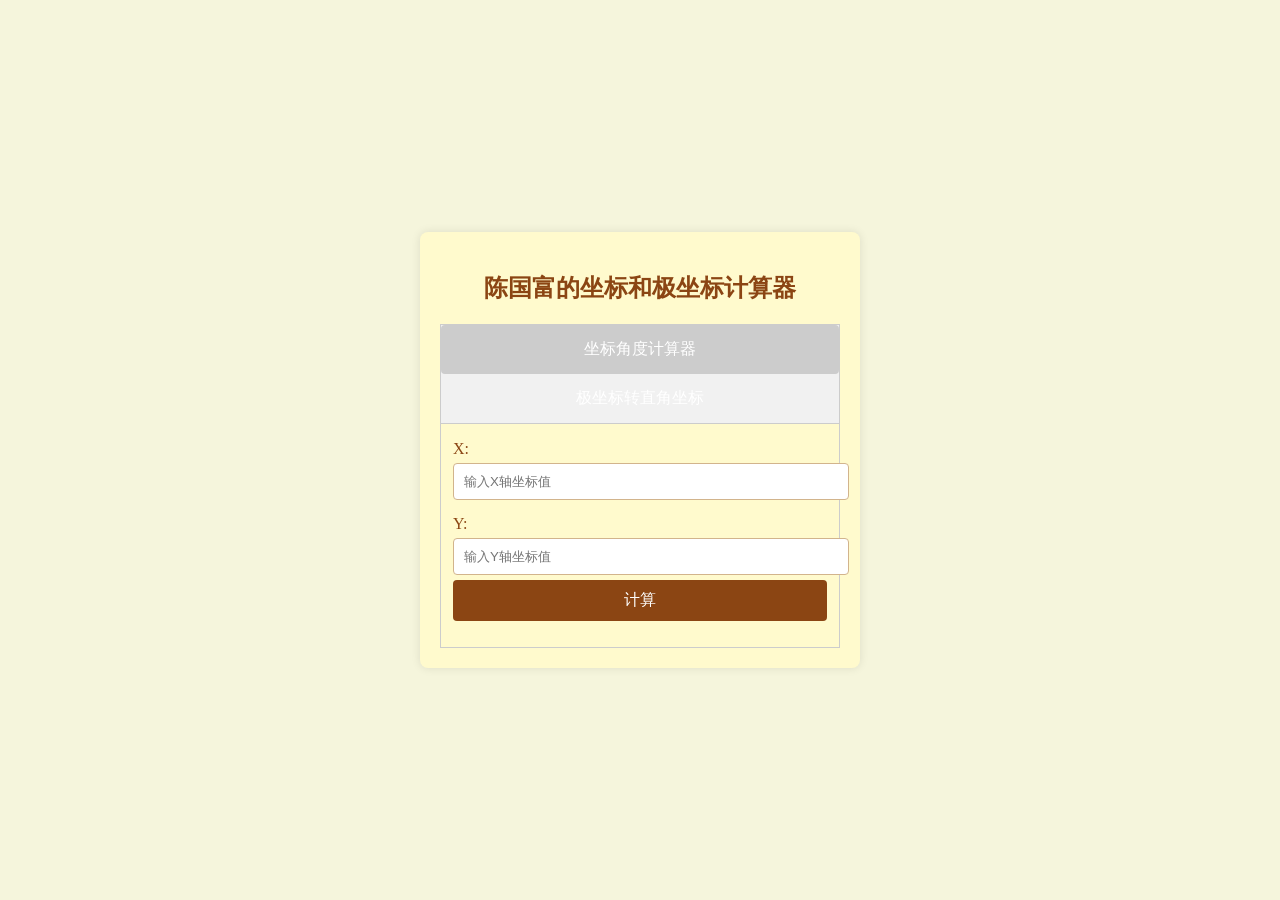
<file: jzbjsq.html>
<!DOCTYPE html>
<html lang="zh-CN">
<head>
    <meta charset="UTF-8">
    <meta name="viewport" content="width=device-width, initial-scale=1.0">
    <title>坐标和极坐标计算器</title>
    <style>
        body {
            font-family: 'Georgia', serif;
            display: flex;
            justify-content: center;
            align-items: center;
            height: 100vh;
            margin: 0;
            background-color: #f5f5dc; /* Beige background */
        }
        .container {
            background-color: #fffacd; /* Light goldenrod yellow */
            padding: 20px;
            border-radius: 8px;
            box-shadow: 0 0 10px rgba(0, 0, 0, 0.1);
            width: 90%;
            max-width: 400px;
        }
        h2 {
            text-align: center;
            color: #8b4513; /* Saddle brown */
        }
        .tab {
            overflow: hidden;
            border: 1px solid #ccc;
            background-color: #f1f1f1;
        }
        .tab button {
            background-color: inherit;
            float: left;
            border: none;
            outline: none;
            cursor: pointer;
            padding: 14px 16px;
            transition: 0.3s;
        }
        .tab button:hover {
            background-color: #ddd;
        }
        .tab button.active {
            background-color: #ccc;
        }
        .tabcontent {
            display: none;
            padding: 6px 12px;
            border: 1px solid #ccc;
            border-top: none;
        }
        label {
            display: block;
            margin-top: 10px;
            color: #8b4513;
        }
        input[type="number"] {
            width: 100%;
            margin: 5px 0;
            padding: 10px;
            border: 1px solid #d2b48c; /* Tan */
            border-radius: 4px;
        }
        button {
            width: 100%;
            padding: 10px;
            border: none;
            background-color: #8b4513;
            color: white;
            border-radius: 4px;
            cursor: pointer;
            font-size: 16px;
        }
        button:hover {
            background-color: #a0522d; /* Sienna */
        }
        .result {
            margin-top: 20px;
            text-align: center;
            font-weight: bold;
            color: #8b4513;
        }
    </style>
</head>
<body>
    <div class="container">
        <h2>陈国富的坐标和极坐标计算器</h2>

        <!-- Tab links -->
        <div class="tab">
            <button class="tablinks active" onclick="openTab(event, 'angleCalculator')">坐标角度计算器</button>
            <button class="tablinks" onclick="openTab(event, 'polarToCartesian')">极坐标转直角坐标</button>
        </div>

        <!-- Coordinate Angle Calculator -->
        <div id="angleCalculator" class="tabcontent" style="display:block;">
            <label for="x">X:</label>
            <input type="number" id="x" placeholder="输入X轴坐标值">
            <label for="y">Y:</label>
            <input type="number" id="y" placeholder="输入Y轴坐标值">
            <button onclick="calculateAngle()">计算</button>
            <div class="result" id="angleResult"></div>
        </div>

        <!-- Polar to Cartesian Converter -->
        <div id="polarToCartesian" class="tabcontent">
            <label for="radius">极半径 (r):</label><br>
            <input type="number" id="radius" placeholder="请输入极半径"><br>
            <label for="angle">起始角度 (θ) (度):</label><br>
            <input type="number" id="angle" placeholder="请输入起始角度"><br>
            <button onclick="convertPolarToCartesian()">计算</button>
            <div class="result" id="polarResult"></div>
        </div>
    </div>

    <script>
        function openTab(evt, tabName) {
            var i, tabcontent, tablinks;
            tabcontent = document.getElementsByClassName("tabcontent");
            for (i = 0; i < tabcontent.length; i++) {
                tabcontent[i].style.display = "none";
            }
            tablinks = document.getElementsByClassName("tablinks");
            for (i = 0; i < tablinks.length; i++) {
                tablinks[i].className = tablinks[i].className.replace(" active", "");
            }
            document.getElementById(tabName).style.display = "block";
            evt.currentTarget.className += " active";
        }

        function calculateAngle() {
            const x = parseFloat(document.getElementById('x').value);
            const y = parseFloat(document.getElementById('y').value);

            if (isNaN(x) || isNaN(y)) {
                document.getElementById('angleResult').textContent = '请输入完整的值.';
                return;
            }

            let angle = Math.atan2(y, x) * (180 / Math.PI);
            if (angle < 0) {
                angle += 360; // Convert to positive angle in degrees
            }

            const radius = Math.sqrt(x * x + y * y);

            document.getElementById('angleResult').textContent = `算出的角度是 ${angle.toFixed(3)}°\n极半径是 ${radius.toFixed(3)}`;
        }

        function convertPolarToCartesian() {
            const radius = parseFloat(document.getElementById('radius').value);
            const angleDegrees = parseFloat(document.getElementById('angle').value);

            if (isNaN(radius) || isNaN(angleDegrees)) {
                document.getElementById('polarResult').innerText = '请输入有效的数值';
                return;
            }

            const angleRadians = angleDegrees * (Math.PI / 180);
            const x = radius * Math.cos(angleRadians);
            const y = radius * Math.sin(angleRadians);

            document.getElementById('polarResult').innerText = `X: ${x.toFixed(3)}, Y: ${y.toFixed(3)}`;
        }
    </script>
</body>
</html>
</file>
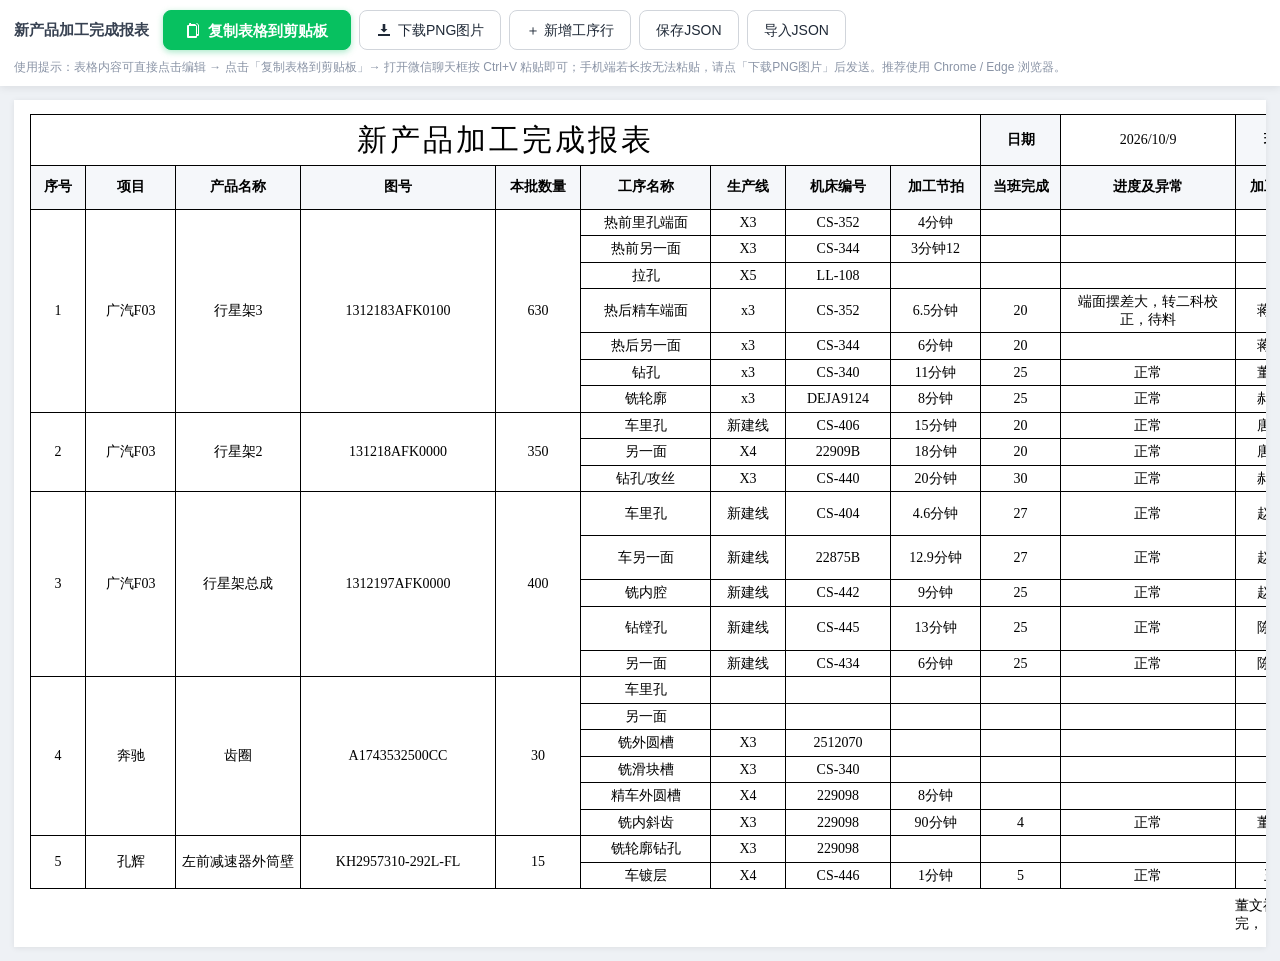
<file: xcpbb.html>
<!DOCTYPE html>
<html lang="zh-CN">
<head>
<meta charset="UTF-8">
<meta name="viewport" content="width=device-width, initial-scale=1.0">
<link rel="icon" href="data:,">
<title>新产品加工完成报表 - 一键复制表格图片</title>
<style>
  * { box-sizing: border-box; }
  html, body { margin: 0; padding: 0; }
  body {
    font-family: "Microsoft YaHei", "微软雅黑", "PingFang SC", Arial, sans-serif;
    background: #eef1f5;
    color: #1f2937;
    -webkit-text-size-adjust: 100%;
  }

  /* ============ 操作栏（截图时不包含此区域） ============ */
  .toolbar {
    position: sticky;
    top: 0;
    z-index: 100;
    background: #ffffff;
    box-shadow: 0 2px 8px rgba(0,0,0,.08);
    padding: 10px 14px;
    display: flex;
    flex-wrap: wrap;
    align-items: center;
    gap: 8px;
  }
  .toolbar .app-name {
    font-size: 15px;
    font-weight: 700;
    color: #374151;
    margin-right: 6px;
    white-space: nowrap;
  }
  .btn {
    appearance: none;
    border: 1px solid #d1d5db;
    background: #ffffff;
    color: #1f2937;
    font-size: 14px;
    line-height: 1;
    padding: 0 16px;
    min-height: 40px;
    border-radius: 8px;
    cursor: pointer;
    display: inline-flex;
    align-items: center;
    gap: 6px;
    transition: background .15s, box-shadow .15s, transform .05s;
    white-space: nowrap;
  }
  .btn:hover { background: #f3f4f6; }
  .btn:active { transform: translateY(1px); }
  .btn:disabled { opacity: .65; cursor: not-allowed; }
  .btn-primary {
    background: #07c160;
    border-color: #07c160;
    color: #fff;
    font-weight: 700;
    font-size: 15px;
    padding: 0 22px;
    box-shadow: 0 2px 6px rgba(7,193,96,.35);
  }
  .btn-primary:hover { background: #06ad56; }
  .btn .ico { width: 16px; height: 16px; flex: none; fill: currentColor; }
  .btn.loading .ico-normal { display: none; }
  .btn:not(.loading) .ico-spin { display: none; }
  .spinner {
    width: 15px; height: 15px; flex: none;
    border: 2px solid rgba(255,255,255,.45);
    border-top-color: #fff;
    border-radius: 50%;
    animation: spin .7s linear infinite;
  }
  @keyframes spin { to { transform: rotate(360deg); } }

  .status {
    flex: 1 1 100%;
    min-height: 22px;
    font-size: 13px;
    line-height: 1.5;
    border-radius: 6px;
    padding: 0;
    display: none;
  }
  .status.show { display: block; padding: 7px 10px; }
  .status.info    { display: none; }
  .status.info.show    { display:block; background:#eaf3ff; color:#0b5cad; border:1px solid #b9d9f7; }
  .status.success.show { display:block; background:#e9f9f0; color:#0f7a3d; border:1px solid #a9e3c2; }
  .status.warn.show    { display:block; background:#fff7e6; color:#9a5b00; border:1px solid #f3d59a; }
  .status.error.show   { display:block; background:#fdecec; color:#b42318; border:1px solid #f3b4b0; }
  .tip {
    flex: 1 1 100%;
    font-size: 12px;
    color: #8a94a6;
    line-height: 1.5;
  }

  /* ============ 报表区域（截图目标） ============ */
  .page {
    padding: 14px;
    display: flex;
    justify-content: flex-start;
  }
  #captureArea {
    background: #ffffff;
    padding: 14px 16px;
    width: fit-content;
    max-width: 100%;
    margin: 0 auto;
    overflow-x: auto;
    -webkit-overflow-scrolling: touch;
    box-shadow: 0 1px 6px rgba(0,0,0,.08);
  }
  table.report {
    border-collapse: collapse;
    table-layout: fixed;
    width: 1645px;
    font-family: "SimSun", "宋体", "Songti SC", serif;
    font-size: 14px;
    color: #000;
  }
  table.report td {
    border: 1px solid #000;
    padding: 4px 6px;
    text-align: center;
    vertical-align: middle;
    line-height: 1.25;
    word-break: break-all;
    overflow-wrap: anywhere;
  }
  td[contenteditable="true"] { cursor: text; }
  td[contenteditable="true"]:hover { background: #fff7d6; }
  td[contenteditable="true"]:focus {
    background: #eaf3ff;
    outline: 2px solid #2f80ed;
    outline-offset: -2px;
  }
  .title-cell {
    font-family: "STXingkai", "华文行楷", "KaiTi", "楷体", cursive;
    font-size: 30px;
    letter-spacing: 3px;
    font-weight: 400;
    padding: 6px !important;
    white-space: nowrap;
  }
  .col-label, thead td { background: #f5f7fa; font-weight: 600; }
  .foot-notes {
    width: 1645px;
    margin-top: 8px;
    display: grid;
    grid-template-columns: 55px 90px 125px 195px 85px 130px 75px 105px 90px 80px 175px 85px 85px 165px 105px;
    font-family: "SimSun", "宋体", "Songti SC", serif;
    font-size: 14px;
    color: #000;
  }
  .foot-notes span[contenteditable="true"]:hover { background: #fff7d6; }
  .foot-notes span[contenteditable="true"]:focus { outline: 2px solid #2f80ed; outline-offset: 0; }

  /* ============ 响应式 ============ */
  @media (max-width: 640px) {
    .toolbar { padding: 8px 10px; gap: 7px; }
    .toolbar .app-name { flex: 1 1 100%; margin: 0 0 2px; }
    .btn { flex: 1 1 auto; justify-content: center; min-height: 42px; padding: 0 10px; font-size: 13px; }
    .btn-primary { flex: 1 1 100%; min-height: 46px; font-size: 16px; }
    .page { padding: 8px; }
    #captureArea { padding: 10px; }
  }
</style>
</head>
<body>

<!-- ================= 操作栏 ================= -->
<header class="toolbar">
  <span class="app-name">新产品加工完成报表</span>

  <button type="button" class="btn btn-primary" id="btnCopy">
    <svg class="ico ico-normal" viewBox="0 0 1024 1024"><path d="M704 64H256a64 64 0 0 0-64 64v64h-64a64 64 0 0 0-64 64v704a64 64 0 0 0 64 64h512a64 64 0 0 0 64-64v-64h64a64 64 0 0 0 64-64V192L704 64z m-64 832H192V256h448v640z m128-128h-64V256l-128-128H320V64h320l128 128v576z"/></svg>
    <span class="spinner ico-spin"></span>
    <span class="btn-text">复制表格到剪贴板</span>
  </button>

  <button type="button" class="btn" id="btnDownload" title="生成PNG图片并下载（微信粘贴失败时的备用方式）">
    <svg class="ico" viewBox="0 0 1024 1024"><path d="M512 672L288 448h140.8V128h166.4v320H736L512 672zM128 768h768v128H128V768z"/></svg>
    下载PNG图片
  </button>

  <button type="button" class="btn" id="btnAddRow">＋ 新增工序行</button>
  <button type="button" class="btn" id="btnSave">保存JSON</button>
  <button type="button" class="btn" id="btnImport">导入JSON</button>
  <input type="file" id="fileInput" accept="application/json,.json" hidden>

  <div class="status" id="status" role="status" aria-live="polite"></div>
  <div class="tip" id="tip">
    使用提示：表格内容可直接点击编辑 → 点击「复制表格到剪贴板」→ 打开微信聊天框按 Ctrl+V 粘贴即可；手机端若长按无法粘贴，请点「下载PNG图片」后发送。推荐使用 Chrome / Edge 浏览器。
  </div>
</header>

<!-- ================= 报表截图区域 ================= -->
<main class="page">
  <div id="captureArea">
    <table class="report" id="reportTable">
      <colgroup>
        <col style="width:55px"><col style="width:90px"><col style="width:125px">
        <col style="width:195px"><col style="width:85px"><col style="width:130px">
        <col style="width:75px"><col style="width:105px"><col style="width:90px">
        <col style="width:80px"><col style="width:175px"><col style="width:85px">
        <col style="width:85px"><col style="width:165px"><col style="width:105px">
      </colgroup>
      <tbody id="tableBody"><!-- 由表格渲染模块生成 --></tbody>
    </table>
    <div class="foot-notes">
      <span style="grid-column:12" contenteditable="true">董文禄工装干完，</span>
      <span style="grid-column:14 / span 2" contenteditable="true">王健修粗糙度19件完</span>
    </div>
  </div>
</main>

<script>
"use strict";

/* ================================================================
 * 模块一：表格渲染模块（TableModule）
 * 负责：报表数据、标准 <table> DOM 渲染、单元格合并、行增删、JSON 导入导出
 * ================================================================ */
const TableModule = (() => {

  // 列定义（前 5 列为产品合并列，后 10 列为工序明细列）
  const GROUP_COLS = ["no", "item", "name", "draw", "qty"];
  const STEP_COLS  = ["step", "line", "mac", "takt", "done", "note", "worker", "total", "tool", "life"];
  const HEADERS = ["序号","项目","产品名称","图号","本批数量","工序名称","生产线","机床编号",
                   "加工节拍","当班完成","进度及异常","加工人员","累计完成数量","使用刀具型号","刀具寿命"];

  // 报表数据（结构：产品分组 + 工序列表，参考 123.jpg）
  const groups = [
    { no:"1", item:"广汽F03", name:"行星架3", draw:"1312183AFK0100", qty:"630", steps:[
      { step:"热前里孔端面", line:"X3", mac:"CS-352", takt:"4分钟", done:"", note:"", worker:"", total:"", tool:"VCMT160404", life:"未换刀" },
      { step:"热前另一面",   line:"X3", mac:"CS-344", takt:"3分钟12", done:"", note:"", worker:"", total:"", tool:"VCMT160404", life:"未换刀" },
      { step:"拉孔",         line:"X5", mac:"LL-108", takt:"", done:"", note:"", worker:"", total:"", tool:"专用刀具", life:"未换刀" },
      { step:"热后精车端面", line:"x3", mac:"CS-352", takt:"6.5分钟", done:"20", note:"端面摆差大，转二科校正，待料", worker:"蒋文祥", total:"80", tool:"VCMT160408", life:"未换刀" },
      { step:"热后另一面",   line:"x3", mac:"CS-344", takt:"6分钟", done:"20", note:"", worker:"蒋文祥", total:"80", tool:"VCMT160408", life:"未换刀" },
      { step:"钻孔",         line:"x3", mac:"CS-340", takt:"11分钟", done:"25", note:"正常", worker:"董文禄", total:"105", tool:"17.8钻头/10铣刀", life:"未换刀" },
      { step:"铣轮廓",       line:"x3", mac:"DEJA9124", takt:"8分钟", done:"25", note:"正常", worker:"郝均伟", total:"80", tool:"10铣刀/倒角刀", life:"未换刀" }
    ]},
    { no:"2", item:"广汽F03", name:"行星架2", draw:"131218AFK0000", qty:"350", steps:[
      { step:"车里孔",     line:"新建线", mac:"CS-406", takt:"15分钟", done:"20", note:"正常", worker:"唐卫鑫", total:"203", tool:"VCMT160408", life:"未换刀" },
      { step:"另一面",     line:"X4",     mac:"22909B", takt:"18分钟", done:"20", note:"正常", worker:"唐卫鑫", total:"203", tool:"VCMT160408", life:"未换刀" },
      { step:"钻孔/攻丝",  line:"X3",     mac:"CS-440", takt:"20分钟", done:"30", note:"正常", worker:"郝均伟", total:"203", tool:"专用丝锥", life:"未换刀" }
    ]},
    { no:"3", item:"广汽F03", name:"行星架总成", draw:"1312197AFK0000", qty:"400", steps:[
      { step:"车里孔",   line:"新建线", mac:"CS-404", takt:"4.6分钟",  done:"27", note:"正常", worker:"赵春源", total:"203", tool:"VCMT160408\nVCMT160404", life:"未换刀" },
      { step:"车另一面", line:"新建线", mac:"22875B", takt:"12.9分钟", done:"27", note:"正常", worker:"赵春源", total:"203", tool:"VCMT160408\nVCMT160404", life:"未换刀" },
      { step:"铣内腔",   line:"新建线", mac:"CS-442", takt:"9分钟",    done:"25", note:"正常", worker:"赵春源", total:"203", tool:"14mm铣刀", life:"未换刀" },
      { step:"钻镗孔",   line:"新建线", mac:"CS-445", takt:"13分钟",   done:"25", note:"正常", worker:"陈国富", total:"203", tool:"19.8扩孔刀\n镗刀，铰刀", life:"未换刀" },
      { step:"另一面",   line:"新建线", mac:"CS-434", takt:"6分钟",    done:"25", note:"正常", worker:"陈国富", total:"203", tool:"17.8钻头/10铣刀", life:"未换刀" }
    ]},
    { no:"4", item:"奔驰", name:"齿圈", draw:"A1743532500CC", qty:"30", steps:[
      { step:"车里孔",     line:"",   mac:"",       takt:"",       done:"", note:"", worker:"", total:"", tool:"", life:"" },
      { step:"另一面",     line:"",   mac:"",       takt:"",       done:"", note:"", worker:"", total:"", tool:"", life:"" },
      { step:"铣外圆槽",   line:"X3", mac:"2512070", takt:"",      done:"", note:"", worker:"", total:"", tool:"", life:"" },
      { step:"铣滑块槽",   line:"X3", mac:"CS-340",  takt:"",      done:"", note:"", worker:"", total:"", tool:"", life:"" },
      { step:"精车外圆槽", line:"X4", mac:"229098",  takt:"8分钟", done:"", note:"", worker:"", total:"", tool:"", life:"" },
      { step:"铣内斜齿",   line:"X3", mac:"229098",  takt:"90分钟", done:"4", note:"正常", worker:"董文禄", total:"8", tool:"4mm球头铣刀", life:"未换刀" }
    ]},
    { no:"5", item:"孔辉", name:"左前减速器外筒壁", draw:"KH2957310-292L-FL", qty:"15", steps:[
      { step:"铣轮廓钻孔", line:"X3", mac:"229098", takt:"",      done:"", note:"", worker:"", total:"", tool:"", life:"" },
      { step:"车镀层",     line:"X4", mac:"CS-446", takt:"1分钟", done:"5", note:"正常", worker:"王健", total:"5", tool:"VCMT160406", life:"未换刀" }
    ]}
  ];

  // HTML 转义；换行转换为 <br>（多行单元格，如两种刀具型号）
  function cellHTML(v) {
    return String(v == null ? "" : v)
      .replace(/&/g, "&amp;").replace(/</g, "&lt;").replace(/>/g, "&gt;")
      .replace(/"/g, "&quot;").replace(/\n/g, "<br>");
  }
  function td(v, extra) {
    return '<td contenteditable="true"' + (extra ? " " + extra : "") + ">" + cellHTML(v) + "</td>";
  }

  // 顶部标题行 + 列头行
  function buildHeaderRows() {
    let html = "<tr>"
      + '<td class="title-cell" colspan="9" contenteditable="true">新产品加工完成报表</td>'
      + '<td class="col-label">日期</td>'
      + '<td contenteditable="true">2026/10/9</td>'
      + '<td class="col-label">班组</td>'
      + '<td colspan="3" contenteditable="true">甲班白班</td>'
      + "</tr>";
    html += "<tr>" + HEADERS.map(h => '<td class="col-label">' + h + "</td>").join("") + "</tr>";
    return html;
  }

  // 按分组数据渲染（前 5 列使用 rowspan 合并）
  function render() {
    const body = document.getElementById("tableBody");
    let html = buildHeaderRows();
    groups.forEach(g => {
      g.steps.forEach((s, i) => {
        html += "<tr>";
        if (i === 0) {
          GROUP_COLS.forEach(k => {
            html += td(g[k], 'rowspan="' + g.steps.length + '"');
          });
        }
        STEP_COLS.forEach(k => { html += td(s[k]); });
        html += "</tr>";
      });
    });
    body.innerHTML = html;
  }

  // 追加一条空白工序行（15 个独立可编辑单元格，不参与合并）
  function addRow() {
    const body = document.getElementById("tableBody");
    const tr = document.createElement("tr");
    tr.innerHTML = HEADERS.map(() => "<td contenteditable='true'></td>").join("");
    body.appendChild(tr);
  }

  // 将表格（含 rowspan/colspan）展开为 15 列矩形矩阵
  function toMatrix() {
    const table = document.getElementById("reportTable");
    const matrix = [];
    const occupied = Object.create(null);
    Array.prototype.forEach.call(table.rows, (row, r) => {
      matrix[r] = matrix[r] || [];
      let c = 0;
      Array.prototype.forEach.call(row.cells, cell => {
        while (occupied[r + "_" + c]) c++;
        const v = cell.innerText.replace(/\u00a0/g, " ").trim();
        for (let rs = 0; rs < cell.rowSpan; rs++) {
          for (let cs = 0; cs < cell.colSpan; cs++) {
            matrix[r + rs] = matrix[r + rs] || [];
            matrix[r + rs][c + cs] = v;
            occupied[(r + rs) + "_" + (c + cs)] = 1;
          }
        }
        c += cell.colSpan;
      });
    });
    return matrix;
  }

  // 由矩阵重建表格（前两行为内置标题/列头，其余每行渲染为 15 个普通单元格）
  function fromMatrix(matrix) {
    if (!Array.isArray(matrix)) throw new Error("JSON 格式不正确：根节点应为数组");
    const body = document.getElementById("tableBody");
    let html = buildHeaderRows();
    for (let r = 2; r < matrix.length; r++) {
      const row = Array.isArray(matrix[r]) ? matrix[r] : [];
      html += "<tr>" + HEADERS.map((_, i) => td(row[i])).join("") + "</tr>";
    }
    body.innerHTML = html;
  }

  return { render, addRow, toMatrix, fromMatrix };
})();


/* ================================================================
 * 模块二：截图处理模块（CaptureModule）
 * 纯原生 Canvas 矢量重绘方案：读取实时 DOM 表格内容与样式参数，
 * 用 Canvas 2D API 逐单元格绘制边框/底色/文字 → 高清 PNG Blob。
 * 不加载任何图片资源，Canvas 永远不会被污染（跨浏览器、离线可用）。
 * ================================================================ */
const CaptureModule = (() => {
  const SCALE = 2;        // 2 倍像素密度，保证微信中文字清晰无锯齿
  const PAD_X = 16;       // 截图区域左右内边距（与 #captureArea 一致）
  const PAD_Y = 14;       // 截图区域上下内边距
  const CELL_PAD_X = 6;   // 单元格内边距
  const CELL_PAD_Y = 4;

  const FONT_BODY  = '14px "SimSun","宋体","Songti SC",serif';
  const FONT_HEAD  = 'bold 14px "SimSun","宋体","Songti SC",serif';
  const FONT_TITLE = '30px "STXingkai","华文行楷","KaiTi","楷体",cursive';

  // 按可用宽度逐字符贪心折行（与 CSS word-break:break-all 行为一致），尊重显式换行
  function wrapLines(ctx, text, maxW) {
    const lines = [];
    String(text).split("\n").forEach(para => {
      if (para === "") { lines.push(""); return; }
      let cur = "";
      for (const ch of para) {
        if (cur && ctx.measureText(cur + ch).width > maxW) { lines.push(cur); cur = ch; }
        else cur += ch;
      }
      lines.push(cur);
    });
    return lines;
  }

  /**
   * 将报表区域实时渲染为 PNG Blob
   * @param {HTMLElement} element #captureArea
   * @returns {Promise<Blob>} image/png
   */
  async function capture(element) {
    if (document.fonts && document.fonts.ready) await document.fonts.ready;
    if (document.activeElement && document.activeElement.blur) document.activeElement.blur();

    const table = element.querySelector("table.report");
    if (!table) throw new Error("未找到报表表格");

    /* ---------- 1. 几何：列宽（取 colgroup 固定宽度） ---------- */
    const colW = Array.prototype.map.call(
      table.querySelectorAll("colgroup col"),
      col => parseInt(col.style.width, 10) || 0
    );
    const colX = [0];
    colW.forEach(w => colX.push(colX[colX.length - 1] + w));
    const tableW = colX[colX.length - 1];

    /* ---------- 2. 读取实时 DOM：单元格内容、行列位置、合并、样式 ---------- */
    const rows = Array.prototype.slice.call(table.rows);
    const occupied = Object.create(null);
    const cells = [];
    rows.forEach((tr, r) => {
      let c = 0;
      Array.prototype.forEach.call(tr.cells, cell => {
        while (occupied[r + "_" + c]) c++;
        cells.push({
          r, c,
          rs: cell.rowSpan || 1,
          cs: cell.colSpan || 1,
          text: cell.innerText.replace(/ /g, " ").replace(/\s+$/g, ""),
          cls: cell.className || ""
        });
        for (let i = 0; i < (cell.rowSpan || 1); i++)
          for (let j = 0; j < (cell.colSpan || 1); j++)
            occupied[(r + i) + "_" + (c + j)] = 1;
        c += cell.colSpan || 1;
      });
    });

    /* ---------- 3. 行高：以页面实际渲染高度为准 ---------- */
    const rowH = rows.map(tr => tr.offsetHeight);

    /* ---------- 4. 离屏测量，准备 Canvas ---------- */
    const measure = document.createElement("canvas").getContext("2d");
    const fontOf = cell => cell.cls.indexOf("title-cell") >= 0 ? FONT_TITLE
                         : cell.cls.indexOf("col-label") >= 0  ? FONT_HEAD : FONT_BODY;

    // 预折行；跨行合并单元格若内容超高，则把高度差补到该合并块
    cells.forEach(cell => {
      measure.font = fontOf(cell);
      const x1 = colX[cell.c], x2 = colX[cell.c + cell.cs];
      const availW = Math.max(10, (x2 - x1) - CELL_PAD_X * 2);
      cell.lines = wrapLines(measure, cell.text, availW);
      const fs = cell.cls.indexOf("title-cell") >= 0 ? 30 : 14;
      const lh = fs * 1.25;
      cell.needH = Math.ceil(cell.lines.length * lh + CELL_PAD_Y * 2);
      if (cell.rs > 1) {
        let blockH = 0;
        for (let i = 0; i < cell.rs; i++) blockH += rowH[cell.r + i] || 0;
        if (cell.needH > blockH) {
          rowH[cell.r + cell.rs - 1] = (rowH[cell.r + cell.rs - 1] || 0) + (cell.needH - blockH);
        }
      }
    });

    const rowY = [0];
    rowH.forEach(h => rowY.push(rowY[rowY.length - 1] + h));
    const tableH = rowY[rowY.length - 1];

    // 底部备注（.foot-notes，grid-column 与表格列对齐）
    const notes = Array.prototype.map.call(
      element.querySelectorAll(".foot-notes span[contenteditable]"),
      sp => {
        const start = parseInt((sp.style.gridColumn || "").split("/")[0], 10);
        return { text: sp.innerText.replace(/\s+$/g, ""), col: isNaN(start) ? 1 : start };
      }
    ).filter(n => n.text);

    const footH = notes.length ? 14 * 1.25 + 8 : 0;
    const W = tableW + PAD_X * 2;
    const H = PAD_Y * 2 + tableH + footH;

    /* ---------- 5. 高倍率 Canvas 绘制 ---------- */
    const canvas = document.createElement("canvas");
    canvas.width = Math.ceil(W * SCALE);
    canvas.height = Math.ceil(H * SCALE);
    const ctx = canvas.getContext("2d");
    ctx.scale(SCALE, SCALE);
    ctx.textBaseline = "alphabetic";

    // 白底（避免透明图在微信里变黑）
    ctx.fillStyle = "#ffffff";
    ctx.fillRect(0, 0, W, H);

    // 5.1 单元格底色
    cells.forEach(cell => {
      ctx.fillStyle = cell.cls.indexOf("col-label") >= 0 ? "#f5f7fa" : "#ffffff";
      ctx.fillRect(PAD_X + colX[cell.c], PAD_Y + rowY[cell.r],
                   colX[cell.c + cell.cs] - colX[cell.c],
                   rowY[cell.r + cell.rs] - rowY[cell.r]);
    });

    // 5.2 边框（border-collapse 效果；合并单元格内部不画线）
    const blockedH = Object.create(null); // 被行合并遮住的横线: 边界行_列
    const blockedV = Object.create(null); // 被列合并遮住的竖线: 行_边界列
    cells.forEach(cell => {
      for (let i = 1; i < cell.rs; i++)
        for (let j = 0; j < cell.cs; j++)
          blockedH[(cell.r + i) + "_" + (cell.c + j)] = 1;
      for (let i = 0; i < cell.rs; i++)
        for (let j = 1; j < cell.cs; j++)
          blockedV[(cell.r + i) + "_" + (cell.c + j)] = 1;
    });
    ctx.strokeStyle = "#000000";
    ctx.lineWidth = 1;
    ctx.beginPath();
    for (let y = 0; y <= rows.length; y++) {           // 横线
      for (let j = 0; j < colW.length; j++) {
        if (y > 0 && y < rows.length && blockedH[y + "_" + j]) continue;
        ctx.moveTo(PAD_X + colX[j], PAD_Y + rowY[y] + 0.5);
        ctx.lineTo(PAD_X + colX[j + 1], PAD_Y + rowY[y] + 0.5);
      }
    }
    for (let x = 0; x <= colW.length; x++) {           // 竖线
      for (let i = 0; i < rows.length; i++) {
        if (x > 0 && x < colW.length && blockedV[i + "_" + x]) continue;
        ctx.moveTo(PAD_X + colX[x] + 0.5, PAD_Y + rowY[i]);
        ctx.lineTo(PAD_X + colX[x] + 0.5, PAD_Y + rowY[i + 1]);
      }
    }
    ctx.stroke();

    // 5.3 文字（水平+垂直居中，多行按真实折行结果）
    cells.forEach(cell => {
      if (!cell.text) return;
      const isTitle = cell.cls.indexOf("title-cell") >= 0;
      const fs = isTitle ? 30 : 14;
      const lh = fs * 1.25;
      ctx.font = fontOf(cell);
      ctx.fillStyle = "#000000";
      ctx.textAlign = "center";
      try { ctx.letterSpacing = isTitle ? "3px" : "normal"; } catch (e) {}

      const boxX = PAD_X + colX[cell.c], boxW = colX[cell.c + cell.cs] - colX[cell.c];
      const boxY = PAD_Y + rowY[cell.r], boxH = rowY[cell.r + cell.rs] - rowY[cell.r];
      const midX = boxX + boxW / 2;
      const top0 = boxY + (boxH - cell.lines.length * lh) / 2;
      cell.lines.forEach((line, i) => {
        ctx.fillText(line, midX, top0 + i * lh + fs * 0.85, boxW - CELL_PAD_X * 2);
      });
    });
    try { ctx.letterSpacing = "normal"; } catch (e) {}

    // 5.4 底部备注文字
    ctx.font = FONT_BODY;
    ctx.fillStyle = "#000000";
    ctx.textAlign = "left";
    const footBaseY = PAD_Y + tableH + 8 + 14;
    notes.forEach(n => {
      ctx.fillText(n.text, PAD_X + colX[n.col - 1], footBaseY);
    });

    /* ---------- 6. 导出 PNG ---------- */
    return await new Promise((resolve, reject) => {
      canvas.toBlob(blob => {
        if (blob) resolve(blob);
        else reject(new Error("Canvas 导出 PNG 失败"));
      }, "image/png");
    });
  }

  return { capture };
})();


/* ================================================================
 * 模块三：剪贴板操作模块（ClipboardModule）
 * 严格使用 W3C Clipboard API（navigator.clipboard.write + ClipboardItem）
 * ================================================================ */
const ClipboardModule = (() => {

  // 是否支持向剪贴板写入 PNG 图片
  function isImageWriteSupported() {
    return !!(navigator.clipboard && window.ClipboardItem &&
              typeof navigator.clipboard.write === "function");
  }

  // 写入 PNG；失败时抛出带错误类型的异常
  async function writePng(blob) {
    if (!isImageWriteSupported()) {
      throw Object.assign(new Error("当前浏览器不支持 ClipboardItem 图片写入"), { code: "UNSUPPORTED" });
    }
    try {
      await navigator.clipboard.write([new ClipboardItem({ "image/png": blob })]);
    } catch (err) {
      const e = err || new Error();
      if (e.name === "NotAllowedError") {
        throw Object.assign(new Error("剪贴板权限被拒绝或本次操作不是点击手势触发"), { code: "NOT_ALLOWED" });
      }
      throw Object.assign(new Error(e.message || "剪贴板写入失败"), { code: e.name || "ERROR" });
    }
  }

  // 通用浏览器下载
  function download(blob, filename) {
    const a = document.createElement("a");
    a.href = URL.createObjectURL(blob);
    a.download = filename;
    document.body.appendChild(a);
    a.click();
    a.remove();
    setTimeout(() => URL.revokeObjectURL(a.href), 8000);
  }

  function defaultFileName() {
    const d = new Date();
    const p = n => String(n).padStart(2, "0");
    return "加工完成报表_" + d.getFullYear() + p(d.getMonth() + 1) + p(d.getDate()) +
           "_" + p(d.getHours()) + p(d.getMinutes()) + ".png";
  }

  return { isImageWriteSupported, writePng, download, defaultFileName };
})();


/* ================================================================
 * 模块四：UI 交互模块（UIModule）
 * 负责：按钮状态机（加载中/成功/失败）、状态提示、事件绑定
 * ================================================================ */
const UIModule = (() => {
  const statusEl = document.getElementById("status");
  const copyBtn  = document.getElementById("btnCopy");
  const copyText = copyBtn.querySelector(".btn-text");

  let timer = null;
  function show(type, msg, sticky) {
    statusEl.className = "status show " + type;
    statusEl.textContent = msg;
    clearTimeout(timer);
    if (!sticky) {
      timer = setTimeout(() => { statusEl.className = "status"; }, 8000);
    }
  }
  function clear() { clearTimeout(timer); statusEl.className = "status"; statusEl.textContent = ""; }

  function setLoading(loading, text) {
    copyBtn.disabled = loading;
    copyBtn.classList.toggle("loading", loading);
    copyText.textContent = text || (loading ? "正在处理…" : "复制表格到剪贴板");
  }

  function advise(errCode) {
    switch (errCode) {
      case "NOT_ALLOWED":
        return "解决建议：请直接用鼠标/手指点击本按钮触发（不要用脚本自动调用），并在浏览器弹出的权限提示中选择“允许”；或将浏览器升级到最新版。";
      case "UNSUPPORTED":
        return "解决建议：推荐改用 Chrome / Edge 最新版；当前已自动下载 PNG 图片，可在微信中直接发送该图片。";
      case "SecurityError":
        return "解决建议：请将本 HTML 文件保存到本地后双击打开（file://），或通过 https 访问。";
      default:
        return "解决建议：请刷新页面重试，或改用 Chrome / Edge 最新版；也可直接点击「下载PNG图片」后手动发送到微信。";
    }
  }

  // 核心流程：截图 → 写剪贴板 →（失败）自动下载兜底
  async function copyTable() {
    clear();
    setLoading(true, "正在生成高清图片…");
    show("info", "正在截取表格并生成高清 PNG 图片，请稍候…");
    let blob;
    try {
      blob = await CaptureModule.capture(document.getElementById("captureArea"));
    } catch (e) {
      setLoading(false);
      show("error", "截图失败：" + (e.message || e) + " " + advise(""), true);
      return;
    }

    setLoading(true, "正在写入剪贴板…");
    try {
      await ClipboardModule.writePng(blob);
      setLoading(false);
      const isMac = /mac/i.test(navigator.platform || "");
      show("success",
        "表格图片已复制到剪贴板！打开微信（PC 聊天框 / 文件传输助手按 " +
        (isMac ? "Command+V" : "Ctrl+V") + "；手机端在输入框长按→粘贴）即可发送。图片为 2 倍高清 PNG，文字清晰。");
    } catch (e) {
      // 剪贴板不可用 / 权限拒绝：同一图片自动下载，保证流程不中断
      ClipboardModule.download(blob, ClipboardModule.defaultFileName());
      setLoading(false);
      show("warn", "未能写入剪贴板（" + e.message + "）。高清 PNG 图片已自动下载，可直接在微信中发送。" + advise(e.code), true);
    }
  }

  async function downloadOnly() {
    clear();
    show("info", "正在生成高清 PNG 图片…");
    try {
      const blob = await CaptureModule.capture(document.getElementById("captureArea"));
      ClipboardModule.download(blob, ClipboardModule.defaultFileName());
      show("success", "PNG 图片已生成并开始下载，可直接发送到微信。");
    } catch (e) {
      show("error", "生成图片失败：" + (e.message || e) + " " + advise(""), true);
    }
  }

  function bind() {
    copyBtn.addEventListener("click", copyTable);
    document.getElementById("btnDownload").addEventListener("click", downloadOnly);
    document.getElementById("btnAddRow").addEventListener("click", () => {
      TableModule.addRow();
      show("success", "已新增一个空白工序行，可直接点击单元格编辑。");
    });

    document.getElementById("btnSave").addEventListener("click", () => {
      try {
        const json = JSON.stringify(TableModule.toMatrix(), null, 2);
        ClipboardModule.download(
          new Blob([json], { type: "application/json;charset=utf-8" }),
          ClipboardModule.defaultFileName().replace(/\.png$/, ".json")
        );
        show("success", "表格数据已导出为 JSON 文件。");
      } catch (e) {
        show("error", "导出失败：" + (e.message || e), true);
      }
    });

    const fileInput = document.getElementById("fileInput");
    document.getElementById("btnImport").addEventListener("click", () => fileInput.click());
    fileInput.addEventListener("change", async () => {
      const file = fileInput.files && fileInput.files[0];
      if (!file) return;
      try {
        const text = await file.text();
        TableModule.fromMatrix(JSON.parse(text));
        show("success", "JSON 数据已导入，表格已刷新。");
      } catch (e) {
        show("error", "导入失败：" + (e.message || e) + "，请确认是本页导出的 JSON 文件。", true);
      } finally {
        fileInput.value = "";
      }
    });

    // 环境检测：不支持图片剪贴板或非安全上下文时给出前置提示
    if (!window.isSecureContext) {
      show("warn", "当前不是安全上下文（https 或本地文件），剪贴板写入可能被浏览器拦截；届时会自动下载 PNG 图片兜底。", true);
    } else if (!ClipboardModule.isImageWriteSupported()) {
      show("warn", "当前浏览器版本可能不支持直接写入图片剪贴板，点击复制时将自动下载高清 PNG 供手动发送；推荐使用最新版 Chrome / Edge。", true);
    }
  }

  return { bind };
})();

/* ================= 启动 ================= */
TableModule.render();
UIModule.bind();
</script>
</body>
</html>
</file>
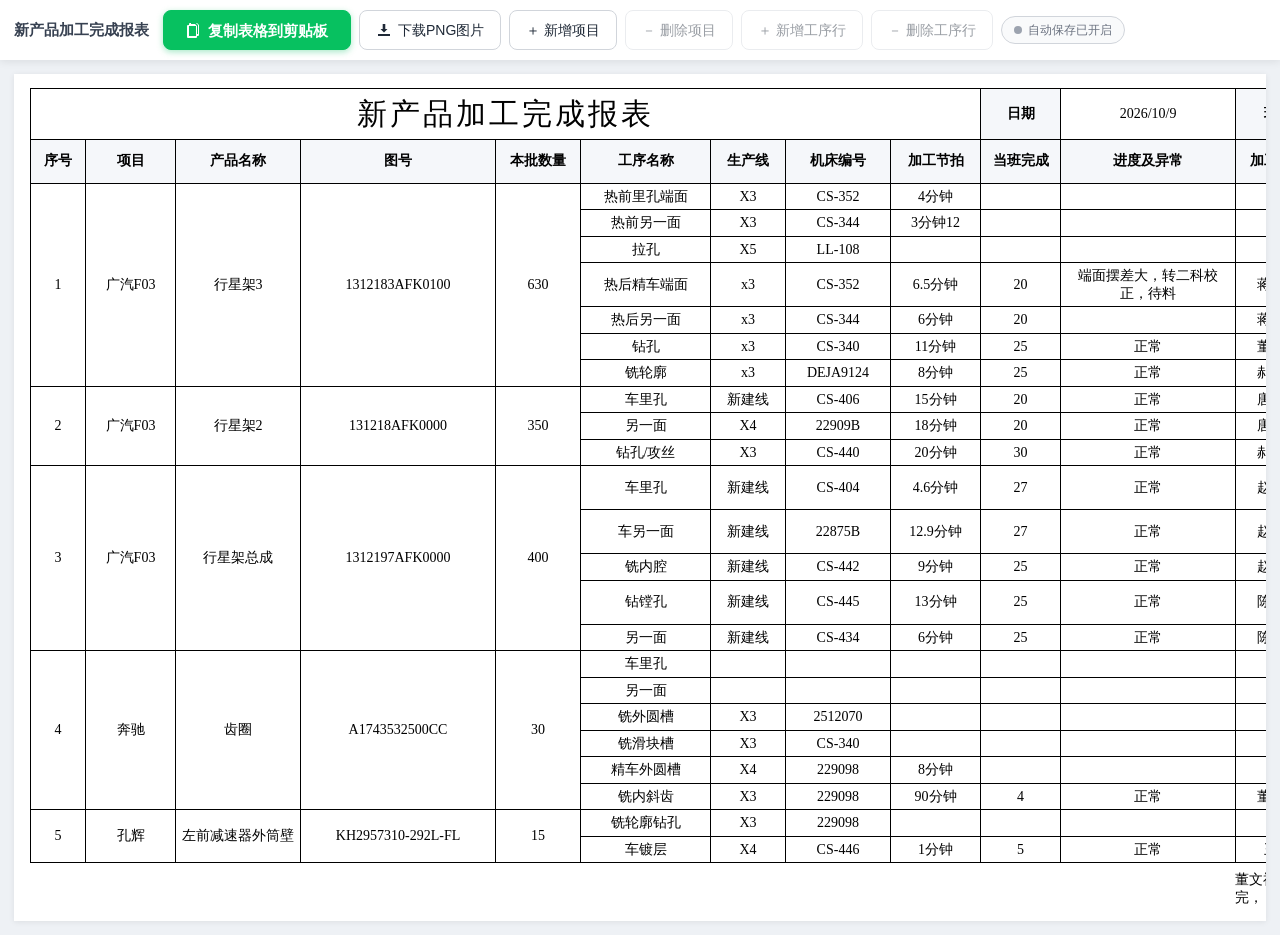
<file: xcpy.html>
<!DOCTYPE html>
<html lang="zh-CN">
<head>
<meta charset="UTF-8">
<meta name="viewport" content="width=device-width, initial-scale=1.0">
<link rel="icon" href="data:,">
<title>新产品加工完成报表 - 一键复制表格图片</title>
<style>
  * { box-sizing: border-box; }
  html, body { margin: 0; padding: 0; }
  body {
    font-family: "Microsoft YaHei", "微软雅黑", "PingFang SC", Arial, sans-serif;
    background: #eef1f5;
    color: #1f2937;
    -webkit-text-size-adjust: 100%;
  }

  /* ============ 操作栏（截图时不包含此区域） ============ */
  .toolbar {
    position: sticky;
    top: 0;
    z-index: 100;
    background: #ffffff;
    box-shadow: 0 2px 8px rgba(0,0,0,.08);
    padding: 10px 14px;
    display: flex;
    flex-wrap: wrap;
    align-items: center;
    gap: 8px;
  }
  .toolbar .app-name {
    font-size: 15px;
    font-weight: 700;
    color: #374151;
    margin-right: 6px;
    white-space: nowrap;
  }
  .btn {
    appearance: none;
    border: 1px solid #d1d5db;
    background: #ffffff;
    color: #1f2937;
    font-size: 14px;
    line-height: 1;
    padding: 0 16px;
    min-height: 40px;
    border-radius: 8px;
    cursor: pointer;
    display: inline-flex;
    align-items: center;
    gap: 6px;
    transition: background .15s, box-shadow .15s, transform .05s;
    white-space: nowrap;
  }
  .btn:hover { background: #f3f4f6; }
  .btn:active { transform: translateY(1px); }
  .btn:disabled { opacity: .65; cursor: not-allowed; }
  /* 置灰禁用（保留点击以给出友好提示） */
  .btn.is-disabled { opacity: .45; cursor: not-allowed; }
  .btn.is-disabled:hover { background: #ffffff; }
  .btn.is-disabled:active { transform: none; }
  .btn-primary {
    background: #07c160;
    border-color: #07c160;
    color: #fff;
    font-weight: 700;
    font-size: 15px;
    padding: 0 22px;
    box-shadow: 0 2px 6px rgba(7,193,96,.35);
  }
  .btn-primary:hover { background: #06ad56; }
  .btn .ico { width: 16px; height: 16px; flex: none; fill: currentColor; }
  .btn.loading .ico-normal { display: none; }
  .btn:not(.loading) .ico-spin { display: none; }
  .spinner {
    width: 15px; height: 15px; flex: none;
    border: 2px solid rgba(255,255,255,.45);
    border-top-color: #fff;
    border-radius: 50%;
    animation: spin .7s linear infinite;
  }
  @keyframes spin { to { transform: rotate(360deg); } }

  .status {
    flex: 1 1 100%;
    min-height: 22px;
    font-size: 13px;
    line-height: 1.5;
    border-radius: 6px;
    padding: 0;
    display: none;
  }
  .status.show { display: block; padding: 7px 10px; }
  .status.info    { display: none; }
  .status.info.show    { display:block; background:#eaf3ff; color:#0b5cad; border:1px solid #b9d9f7; }
  .status.success.show { display:block; background:#e9f9f0; color:#0f7a3d; border:1px solid #a9e3c2; }
  .status.warn.show    { display:block; background:#fff7e6; color:#9a5b00; border:1px solid #f3d59a; }
  .status.error.show   { display:block; background:#fdecec; color:#b42318; border:1px solid #f3b4b0; }

  /* ============ 报表区域（截图目标） ============ */
  .page {
    padding: 14px;
    display: flex;
    justify-content: flex-start;
  }
  #captureArea {
    background: #ffffff;
    padding: 14px 16px;
    width: fit-content;
    max-width: 100%;
    margin: 0 auto;
    overflow-x: auto;
    -webkit-overflow-scrolling: touch;
    box-shadow: 0 1px 6px rgba(0,0,0,.08);
  }
  table.report {
    border-collapse: collapse;
    table-layout: fixed;
    width: 1645px;
    font-family: "SimSun", "宋体", "Songti SC", serif;
    font-size: 14px;
    color: #000;
  }
  table.report td {
    border: 1px solid #000;
    padding: 4px 6px;
    text-align: center;
    vertical-align: middle;
    line-height: 1.25;
    word-break: break-all;
    overflow-wrap: anywhere;
  }
  td[contenteditable="true"] { cursor: text; }
  td[contenteditable="true"]:hover { background: #fff7d6; }
  td[contenteditable="true"]:focus {
    background: #eaf3ff;
    outline: 2px solid #2f80ed;
    outline-offset: -2px;
  }
  .title-cell {
    font-family: "STXingkai", "华文行楷", "KaiTi", "楷体", cursive;
    font-size: 30px;
    letter-spacing: 3px;
    font-weight: 400;
    padding: 6px !important;
    white-space: nowrap;
  }
  .col-label, thead td { background: #f5f7fa; font-weight: 600; }
  .foot-notes {
    width: 1645px;
    margin-top: 8px;
    display: grid;
    grid-template-columns: 55px 90px 125px 195px 85px 130px 75px 105px 90px 80px 175px 85px 85px 165px 105px;
    font-family: "SimSun", "宋体", "Songti SC", serif;
    font-size: 14px;
    color: #000;
  }
  .foot-notes span[contenteditable="true"]:hover { background: #fff7d6; }
  .foot-notes span[contenteditable="true"]:focus { outline: 2px solid #2f80ed; outline-offset: 0; }

  /* ============ 自动保存状态标记 ============ */
  [data-cid] { position: relative; }
  [data-cid].as-pending::after,
  [data-cid].as-saving::after,
  [data-cid].as-error::after {
    content: "";
    position: absolute;
    top: 2px; right: 2px;
    width: 7px; height: 7px;
    border-radius: 50%;
    pointer-events: none;   /* 伪元素圆点不进入 innerText，不影响截图与复制 */
  }
  [data-cid].as-pending::after { background: #f59e0b; }   /* 未保存：橙点 */
  [data-cid].as-saving::after  { background: #2f80ed; animation: asPulse 1s ease-in-out infinite; } /* 保存中：蓝点闪烁 */
  [data-cid].as-error::after   { background: #dc2626; }   /* 保存失败：红点 */
  [data-cid].as-saved { animation: asSavedFlash 1.4s ease-out; } /* 保存成功：绿色闪烁 */
  @keyframes asPulse { 50% { opacity: .2; } }
  @keyframes asSavedFlash { 0% { background-color: #e9f9f0; } 100% { background-color: transparent; } }
  tr.as-row-unsaved > td { background-color: #fffaeb; }   /* 行级：含未保存单元格 */
  tr.as-row-error   > td { background-color: #fef2f2; }   /* 行级：含保存失败单元格 */

  /* 工具条自动保存状态牌 */
  .autosave-chip {
    display: inline-flex;
    align-items: center;
    gap: 6px;
    font-size: 12px;
    line-height: 1;
    padding: 7px 12px;
    border-radius: 999px;
    border: 1px solid #d1d5db;
    background: #f9fafb;
    color: #6b7280;
    white-space: nowrap;
  }
  .autosave-chip .dot { width: 8px; height: 8px; border-radius: 50%; background: #9ca3af; flex: none; }
  .autosave-chip.saved   { color: #0f7a3d; border-color: #a9e3c2; background: #e9f9f0; }
  .autosave-chip.saved   .dot { background: #0f7a3d; }
  .autosave-chip.pending { color: #9a5b00; border-color: #f3d59a; background: #fff7e6; }
  .autosave-chip.pending .dot { background: #f59e0b; }
  .autosave-chip.saving  { color: #0b5cad; border-color: #b9d9f7; background: #eaf3ff; }
  .autosave-chip.saving  .dot { background: #2f80ed; animation: asPulse 1s ease-in-out infinite; }
  .autosave-chip.error   { color: #b42318; border-color: #f3b4b0; background: #fdecec; }
  .autosave-chip.error   .dot { background: #dc2626; }
  .autosave-chip .retry-btn {
    appearance: none;
    border: 1px solid #b42318;
    background: #b42318;
    color: #fff;
    font-size: 12px;
    line-height: 1;
    padding: 3px 9px;
    border-radius: 999px;
    cursor: pointer;
  }
  .autosave-chip .retry-btn:hover { background: #991b1b; }

  /* ============ 响应式 ============ */
  @media (max-width: 640px) {
    .toolbar { padding: 8px 10px; gap: 7px; }
    .toolbar .app-name { flex: 1 1 100%; margin: 0 0 2px; }
    .btn { flex: 1 1 auto; justify-content: center; min-height: 42px; padding: 0 10px; font-size: 13px; }
    .btn-primary { flex: 1 1 100%; min-height: 46px; font-size: 16px; }
    .page { padding: 8px; }
    #captureArea { padding: 10px; }
  }
</style>
</head>
<body>

<!-- ================= 操作栏 ================= -->
<header class="toolbar">
  <span class="app-name">新产品加工完成报表</span>

  <button type="button" class="btn btn-primary" id="btnCopy">
    <svg class="ico ico-normal" viewBox="0 0 1024 1024"><path d="M704 64H256a64 64 0 0 0-64 64v64h-64a64 64 0 0 0-64 64v704a64 64 0 0 0 64 64h512a64 64 0 0 0 64-64v-64h64a64 64 0 0 0 64-64V192L704 64z m-64 832H192V256h448v640z m128-128h-64V256l-128-128H320V64h320l128 128v576z"/></svg>
    <span class="spinner ico-spin"></span>
    <span class="btn-text">复制表格到剪贴板</span>
  </button>

  <button type="button" class="btn" id="btnDownload" title="生成PNG图片并下载（微信粘贴失败时的备用方式）">
    <svg class="ico" viewBox="0 0 1024 1024"><path d="M512 672L288 448h140.8V128h166.4v320H736L512 672zM128 768h768v128H128V768z"/></svg>
    下载PNG图片
  </button>

  <button type="button" class="btn" id="btnAddProject" title="在表格末尾新增一个空白项目">＋ 新增项目</button>
  <button type="button" class="btn" id="btnDelProject" title="删除当前光标所在的项目（含其全部工序行）">－ 删除项目</button>
  <button type="button" class="btn" id="btnAddStep" title="在当前光标所在工序行下方插入一个空白工序行">＋ 新增工序行</button>
  <button type="button" class="btn" id="btnDelStep" title="删除当前光标所在的工序行（不影响项目列）">－ 删除工序行</button>

  <span class="autosave-chip" id="autosaveChip" title="编辑单元格后停止输入 0.5 秒即自动保存到本地暂存">
    <span class="dot"></span>
    <span id="autosaveText">自动保存已开启</span>
    <button type="button" class="retry-btn" id="btnRetrySave" hidden>重试</button>
  </span>

  <div class="status" id="status" role="status" aria-live="polite"></div>
</header>

<!-- ================= 报表截图区域 ================= -->
<main class="page">
  <div id="captureArea">
    <table class="report" id="reportTable">
      <colgroup>
        <col style="width:55px"><col style="width:90px"><col style="width:125px">
        <col style="width:195px"><col style="width:85px"><col style="width:130px">
        <col style="width:75px"><col style="width:105px"><col style="width:90px">
        <col style="width:80px"><col style="width:175px"><col style="width:85px">
        <col style="width:85px"><col style="width:165px"><col style="width:105px">
      </colgroup>
      <tbody id="tableBody"><!-- 由表格渲染模块生成 --></tbody>
    </table>
    <div class="foot-notes">
      <span style="grid-column:12" contenteditable="true">董文禄工装干完，</span>
      <span style="grid-column:14 / span 2" contenteditable="true">王健修粗糙度19件完</span>
    </div>
  </div>
</main>

<script>
"use strict";

/* ================================================================
 * 模块一：表格渲染模块（TableModule）
 * 负责：报表数据、标准 <table> DOM 渲染、单元格合并、行增删、JSON 导入导出
 * ================================================================ */
const TableModule = (() => {

  // 列定义（前 5 列为产品合并列，后 10 列为工序明细列）
  const GROUP_COLS = ["no", "item", "name", "draw", "qty"];
  const STEP_COLS  = ["step", "line", "mac", "takt", "done", "note", "worker", "total", "tool", "life"];
  const HEADERS = ["序号","项目","产品名称","图号","本批数量","工序名称","生产线","机床编号",
                   "加工节拍","当班完成","进度及异常","加工人员","累计完成数量","使用刀具型号","刀具寿命"];

  // 报表数据（结构：产品分组 + 工序列表，参考 123.jpg）
  const STRUCT_KEY = "report_structure_v1";   // 表格结构（含全部单元格内容）本地持久化键
  let cursorTr = null;                        // 当前光标所在数据行（<tr>）
  let cursorChangeCb = null;                  // 光标变化回调（由 UIModule 注入）

  let groups = [
    { no:"1", item:"广汽F03", name:"行星架3", draw:"1312183AFK0100", qty:"630", steps:[
      { step:"热前里孔端面", line:"X3", mac:"CS-352", takt:"4分钟", done:"", note:"", worker:"", total:"", tool:"VCMT160404", life:"未换刀" },
      { step:"热前另一面",   line:"X3", mac:"CS-344", takt:"3分钟12", done:"", note:"", worker:"", total:"", tool:"VCMT160404", life:"未换刀" },
      { step:"拉孔",         line:"X5", mac:"LL-108", takt:"", done:"", note:"", worker:"", total:"", tool:"专用刀具", life:"未换刀" },
      { step:"热后精车端面", line:"x3", mac:"CS-352", takt:"6.5分钟", done:"20", note:"端面摆差大，转二科校正，待料", worker:"蒋文祥", total:"80", tool:"VCMT160408", life:"未换刀" },
      { step:"热后另一面",   line:"x3", mac:"CS-344", takt:"6分钟", done:"20", note:"", worker:"蒋文祥", total:"80", tool:"VCMT160408", life:"未换刀" },
      { step:"钻孔",         line:"x3", mac:"CS-340", takt:"11分钟", done:"25", note:"正常", worker:"董文禄", total:"105", tool:"17.8钻头/10铣刀", life:"未换刀" },
      { step:"铣轮廓",       line:"x3", mac:"DEJA9124", takt:"8分钟", done:"25", note:"正常", worker:"郝均伟", total:"80", tool:"10铣刀/倒角刀", life:"未换刀" }
    ]},
    { no:"2", item:"广汽F03", name:"行星架2", draw:"131218AFK0000", qty:"350", steps:[
      { step:"车里孔",     line:"新建线", mac:"CS-406", takt:"15分钟", done:"20", note:"正常", worker:"唐卫鑫", total:"203", tool:"VCMT160408", life:"未换刀" },
      { step:"另一面",     line:"X4",     mac:"22909B", takt:"18分钟", done:"20", note:"正常", worker:"唐卫鑫", total:"203", tool:"VCMT160408", life:"未换刀" },
      { step:"钻孔/攻丝",  line:"X3",     mac:"CS-440", takt:"20分钟", done:"30", note:"正常", worker:"郝均伟", total:"203", tool:"专用丝锥", life:"未换刀" }
    ]},
    { no:"3", item:"广汽F03", name:"行星架总成", draw:"1312197AFK0000", qty:"400", steps:[
      { step:"车里孔",   line:"新建线", mac:"CS-404", takt:"4.6分钟",  done:"27", note:"正常", worker:"赵春源", total:"203", tool:"VCMT160408\nVCMT160404", life:"未换刀" },
      { step:"车另一面", line:"新建线", mac:"22875B", takt:"12.9分钟", done:"27", note:"正常", worker:"赵春源", total:"203", tool:"VCMT160408\nVCMT160404", life:"未换刀" },
      { step:"铣内腔",   line:"新建线", mac:"CS-442", takt:"9分钟",    done:"25", note:"正常", worker:"赵春源", total:"203", tool:"14mm铣刀", life:"未换刀" },
      { step:"钻镗孔",   line:"新建线", mac:"CS-445", takt:"13分钟",   done:"25", note:"正常", worker:"陈国富", total:"203", tool:"19.8扩孔刀\n镗刀，铰刀", life:"未换刀" },
      { step:"另一面",   line:"新建线", mac:"CS-434", takt:"6分钟",    done:"25", note:"正常", worker:"陈国富", total:"203", tool:"17.8钻头/10铣刀", life:"未换刀" }
    ]},
    { no:"4", item:"奔驰", name:"齿圈", draw:"A1743532500CC", qty:"30", steps:[
      { step:"车里孔",     line:"",   mac:"",       takt:"",       done:"", note:"", worker:"", total:"", tool:"", life:"" },
      { step:"另一面",     line:"",   mac:"",       takt:"",       done:"", note:"", worker:"", total:"", tool:"", life:"" },
      { step:"铣外圆槽",   line:"X3", mac:"2512070", takt:"",      done:"", note:"", worker:"", total:"", tool:"", life:"" },
      { step:"铣滑块槽",   line:"X3", mac:"CS-340",  takt:"",      done:"", note:"", worker:"", total:"", tool:"", life:"" },
      { step:"精车外圆槽", line:"X4", mac:"229098",  takt:"8分钟", done:"", note:"", worker:"", total:"", tool:"", life:"" },
      { step:"铣内斜齿",   line:"X3", mac:"229098",  takt:"90分钟", done:"4", note:"正常", worker:"董文禄", total:"8", tool:"4mm球头铣刀", life:"未换刀" }
    ]},
    { no:"5", item:"孔辉", name:"左前减速器外筒壁", draw:"KH2957310-292L-FL", qty:"15", steps:[
      { step:"铣轮廓钻孔", line:"X3", mac:"229098", takt:"",      done:"", note:"", worker:"", total:"", tool:"", life:"" },
      { step:"车镀层",     line:"X4", mac:"CS-446", takt:"1分钟", done:"5", note:"正常", worker:"王健", total:"5", tool:"VCMT160406", life:"未换刀" }
    ]}
  ];

  // HTML 转义；换行转换为 <br>（多行单元格，如两种刀具型号）
  function cellHTML(v) {
    return String(v == null ? "" : v)
      .replace(/&/g, "&amp;").replace(/</g, "&lt;").replace(/>/g, "&gt;")
      .replace(/"/g, "&quot;").replace(/\n/g, "<br>");
  }
  function td(v, extra) {
    return '<td contenteditable="true"' + (extra ? " " + extra : "") + ">" + cellHTML(v) + "</td>";
  }

  // 顶部标题行 + 列头行
  function buildHeaderRows() {
    let html = "<tr>"
      + '<td class="title-cell" colspan="9" contenteditable="true">新产品加工完成报表</td>'
      + '<td class="col-label">日期</td>'
      + '<td contenteditable="true">2026/10/9</td>'
      + '<td class="col-label">班组</td>'
      + '<td colspan="3" contenteditable="true">甲班白班</td>'
      + "</tr>";
    html += "<tr>" + HEADERS.map(h => '<td class="col-label">' + h + "</td>").join("") + "</tr>";
    return html;
  }

  // 按分组数据渲染（前 5 列使用 rowspan 合并）
  function render() {
    const body = document.getElementById("tableBody");
    let html = buildHeaderRows();
    groups.forEach(g => {
      g.steps.forEach((s, i) => {
        html += "<tr>";
        if (i === 0) {
          GROUP_COLS.forEach(k => {
            html += td(g[k], 'rowspan="' + g.steps.length + '"');
          });
        }
        STEP_COLS.forEach(k => { html += td(s[k]); });
        html += "</tr>";
      });
    });
    body.innerHTML = html;
  }

  // ---------- 结构持久化 ----------
  function persistStructure() {
    try { localStorage.setItem(STRUCT_KEY, JSON.stringify(groups)); } catch (e) {}
  }
  function loadStructure() {
    try {
      const g = JSON.parse(localStorage.getItem(STRUCT_KEY) || "null");
      if (Array.isArray(g) && g.length > 0 &&
          g.every(x => x && Array.isArray(x.steps) && x.steps.length > 0)) {
        groups = g;
      }
    } catch (e) {}
  }

  // ---------- 光标定位 ----------
  function bindCursor() {
    const mark = e => {
      const td = e.target && e.target.closest ? e.target.closest("#tableBody td") : null;
      if (td) {
        cursorTr = td.parentNode;
        if (cursorChangeCb) cursorChangeCb();
      }
    };
    document.addEventListener("click", mark);
    document.addEventListener("focusin", mark);
  }

  // 光标行 → 数据模型坐标 { g: 项目组下标, s: 工序下标 }；表头/无效行返回 null
  function locateCursor() {
    if (!cursorTr || !cursorTr.isConnected) return null;
    const body = document.getElementById("tableBody");
    const idx = Array.prototype.indexOf.call(body.rows, cursorTr) - 2; // 前两行为表头
    if (idx < 0) return null;
    let rest = idx;
    for (let g = 0; g < groups.length; g++) {
      const len = groups[g].steps.length;
      if (rest < len) return { g: g, s: rest };
      rest -= len;
    }
    return null;
  }

  // ---------- DOM → 模型同步（结构操作前收割最新编辑内容） ----------
  function harvestDOM() {
    const rows = document.getElementById("tableBody").rows;
    let ptr = 2;
    const val = td => td ? td.innerText.replace(/\u00a0/g, " ").replace(/\s+$/g, "") : "";
    groups.forEach(g => {
      g.steps.forEach((s, i) => {
        const tr = rows[ptr++];
        if (!tr) return;
        if (i === 0) {
          GROUP_COLS.forEach((k, ci) => { g[k] = val(tr.cells[ci]); });
          STEP_COLS.forEach((k, ci) => { s[k] = val(tr.cells[5 + ci]); });
        } else {
          STEP_COLS.forEach((k, ci) => { s[k] = val(tr.cells[ci]); });
        }
      });
    });
  }

  function blankStep() { const o = {}; STEP_COLS.forEach(k => { o[k] = ""; }); return o; }
  function blankProject() { return { no: "", item: "", name: "", draw: "", qty: "", steps: [blankStep()] }; }
  function renumber() { groups.forEach((g, i) => { g.no = String(i + 1); }); }

  function afterOp() {
    cursorTr = null;                       // 结构变化后原光标行已被重建，清空避免残留引用
    if (cursorChangeCb) cursorChangeCb();
  }

  // ---------- 四个结构操作（均先收割 DOM，再改模型、重排序号、重渲染、持久化） ----------
  function addProject() {
    harvestDOM();
    groups.push(blankProject());
    renumber(); render(); persistStructure();
    afterOp();
  }

  function deleteProject() {
    const loc = locateCursor();
    if (!loc) return false;
    harvestDOM();
    groups.splice(loc.g, 1);
    renumber(); render(); persistStructure();
    afterOp();
    return true;
  }

  function addStepAfter() {
    const loc = locateCursor();
    if (!loc) return false;
    harvestDOM();
    groups[loc.g].steps.splice(loc.s + 1, 0, blankStep());
    renumber(); render(); persistStructure();
    afterOp();
    return true;
  }

  function deleteStep() {
    const loc = locateCursor();
    if (!loc || groups[loc.g].steps.length <= 1) return false;
    harvestDOM();
    groups[loc.g].steps.splice(loc.s, 1);
    renumber(); render(); persistStructure();
    afterOp();
    return true;
  }

  // ---------- 边界判断 ----------
  function canOperate()   { return !!locateCursor(); }
  function canDeleteStep() {
    const loc = locateCursor();
    return !!(loc && groups[loc.g].steps.length > 1);
  }

  function setOnCursorChange(fn) { cursorChangeCb = fn; }

  // 初始化：优先从本地持久化结构恢复，再渲染
  function init() {
    loadStructure();
    render();
    bindCursor();
  }

  return {
    init: init,
    render: render,
    addProject: addProject,
    deleteProject: deleteProject,
    addStepAfter: addStepAfter,
    deleteStep: deleteStep,
    canOperate: canOperate,
    canDeleteStep: canDeleteStep,
    locateCursor: locateCursor,
    setOnCursorChange: setOnCursorChange
  };
})();


/* ================================================================
 * 模块二：截图处理模块（CaptureModule）
 * 纯原生 Canvas 矢量重绘方案：读取实时 DOM 表格内容与样式参数，
 * 用 Canvas 2D API 逐单元格绘制边框/底色/文字 → 高清 PNG Blob。
 * 不加载任何图片资源，Canvas 永远不会被污染（跨浏览器、离线可用）。
 * ================================================================ */
const CaptureModule = (() => {
  const SCALE = 2;        // 2 倍像素密度，保证微信中文字清晰无锯齿
  const PAD_X = 16;       // 截图区域左右内边距（与 #captureArea 一致）
  const PAD_Y = 14;       // 截图区域上下内边距
  const CELL_PAD_X = 6;   // 单元格内边距
  const CELL_PAD_Y = 4;

  const FONT_BODY  = '14px "SimSun","宋体","Songti SC",serif';
  const FONT_HEAD  = 'bold 14px "SimSun","宋体","Songti SC",serif';
  const FONT_TITLE = '30px "STXingkai","华文行楷","KaiTi","楷体",cursive';

  // 按可用宽度逐字符贪心折行（与 CSS word-break:break-all 行为一致），尊重显式换行
  function wrapLines(ctx, text, maxW) {
    const lines = [];
    String(text).split("\n").forEach(para => {
      if (para === "") { lines.push(""); return; }
      let cur = "";
      for (const ch of para) {
        if (cur && ctx.measureText(cur + ch).width > maxW) { lines.push(cur); cur = ch; }
        else cur += ch;
      }
      lines.push(cur);
    });
    return lines;
  }

  /**
   * 将报表区域实时渲染为 PNG Blob
   * @param {HTMLElement} element #captureArea
   * @returns {Promise<Blob>} image/png
   */
  async function capture(element) {
    if (document.fonts && document.fonts.ready) await document.fonts.ready;
    if (document.activeElement && document.activeElement.blur) document.activeElement.blur();

    const table = element.querySelector("table.report");
    if (!table) throw new Error("未找到报表表格");

    /* ---------- 1. 几何：列宽（取 colgroup 固定宽度） ---------- */
    const colW = Array.prototype.map.call(
      table.querySelectorAll("colgroup col"),
      col => parseInt(col.style.width, 10) || 0
    );
    const colX = [0];
    colW.forEach(w => colX.push(colX[colX.length - 1] + w));
    const tableW = colX[colX.length - 1];

    /* ---------- 2. 读取实时 DOM：单元格内容、行列位置、合并、样式 ---------- */
    const rows = Array.prototype.slice.call(table.rows);
    const occupied = Object.create(null);
    const cells = [];
    rows.forEach((tr, r) => {
      let c = 0;
      Array.prototype.forEach.call(tr.cells, cell => {
        while (occupied[r + "_" + c]) c++;
        cells.push({
          r, c,
          rs: cell.rowSpan || 1,
          cs: cell.colSpan || 1,
          text: cell.innerText.replace(/ /g, " ").replace(/\s+$/g, ""),
          cls: cell.className || ""
        });
        for (let i = 0; i < (cell.rowSpan || 1); i++)
          for (let j = 0; j < (cell.colSpan || 1); j++)
            occupied[(r + i) + "_" + (c + j)] = 1;
        c += cell.colSpan || 1;
      });
    });

    /* ---------- 3. 行高：以页面实际渲染高度为准 ---------- */
    const rowH = rows.map(tr => tr.offsetHeight);

    /* ---------- 4. 离屏测量，准备 Canvas ---------- */
    const measure = document.createElement("canvas").getContext("2d");
    const fontOf = cell => cell.cls.indexOf("title-cell") >= 0 ? FONT_TITLE
                         : cell.cls.indexOf("col-label") >= 0  ? FONT_HEAD : FONT_BODY;

    // 预折行；跨行合并单元格若内容超高，则把高度差补到该合并块
    cells.forEach(cell => {
      measure.font = fontOf(cell);
      const x1 = colX[cell.c], x2 = colX[cell.c + cell.cs];
      const availW = Math.max(10, (x2 - x1) - CELL_PAD_X * 2);
      cell.lines = wrapLines(measure, cell.text, availW);
      const fs = cell.cls.indexOf("title-cell") >= 0 ? 30 : 14;
      const lh = fs * 1.25;
      cell.needH = Math.ceil(cell.lines.length * lh + CELL_PAD_Y * 2);
      if (cell.rs > 1) {
        let blockH = 0;
        for (let i = 0; i < cell.rs; i++) blockH += rowH[cell.r + i] || 0;
        if (cell.needH > blockH) {
          rowH[cell.r + cell.rs - 1] = (rowH[cell.r + cell.rs - 1] || 0) + (cell.needH - blockH);
        }
      }
    });

    const rowY = [0];
    rowH.forEach(h => rowY.push(rowY[rowY.length - 1] + h));
    const tableH = rowY[rowY.length - 1];

    // 底部备注（.foot-notes，grid-column 与表格列对齐）
    const notes = Array.prototype.map.call(
      element.querySelectorAll(".foot-notes span[contenteditable]"),
      sp => {
        const start = parseInt((sp.style.gridColumn || "").split("/")[0], 10);
        return { text: sp.innerText.replace(/\s+$/g, ""), col: isNaN(start) ? 1 : start };
      }
    ).filter(n => n.text);

    const footH = notes.length ? 14 * 1.25 + 8 : 0;
    const W = tableW + PAD_X * 2;
    const H = PAD_Y * 2 + tableH + footH;

    /* ---------- 5. 高倍率 Canvas 绘制 ---------- */
    const canvas = document.createElement("canvas");
    canvas.width = Math.ceil(W * SCALE);
    canvas.height = Math.ceil(H * SCALE);
    const ctx = canvas.getContext("2d");
    ctx.scale(SCALE, SCALE);
    ctx.textBaseline = "alphabetic";

    // 白底（避免透明图在微信里变黑）
    ctx.fillStyle = "#ffffff";
    ctx.fillRect(0, 0, W, H);

    // 5.1 单元格底色
    cells.forEach(cell => {
      ctx.fillStyle = cell.cls.indexOf("col-label") >= 0 ? "#f5f7fa" : "#ffffff";
      ctx.fillRect(PAD_X + colX[cell.c], PAD_Y + rowY[cell.r],
                   colX[cell.c + cell.cs] - colX[cell.c],
                   rowY[cell.r + cell.rs] - rowY[cell.r]);
    });

    // 5.2 边框（border-collapse 效果；合并单元格内部不画线）
    const blockedH = Object.create(null); // 被行合并遮住的横线: 边界行_列
    const blockedV = Object.create(null); // 被列合并遮住的竖线: 行_边界列
    cells.forEach(cell => {
      for (let i = 1; i < cell.rs; i++)
        for (let j = 0; j < cell.cs; j++)
          blockedH[(cell.r + i) + "_" + (cell.c + j)] = 1;
      for (let i = 0; i < cell.rs; i++)
        for (let j = 1; j < cell.cs; j++)
          blockedV[(cell.r + i) + "_" + (cell.c + j)] = 1;
    });
    ctx.strokeStyle = "#000000";
    ctx.lineWidth = 1;
    ctx.beginPath();
    for (let y = 0; y <= rows.length; y++) {           // 横线
      for (let j = 0; j < colW.length; j++) {
        if (y > 0 && y < rows.length && blockedH[y + "_" + j]) continue;
        ctx.moveTo(PAD_X + colX[j], PAD_Y + rowY[y] + 0.5);
        ctx.lineTo(PAD_X + colX[j + 1], PAD_Y + rowY[y] + 0.5);
      }
    }
    for (let x = 0; x <= colW.length; x++) {           // 竖线
      for (let i = 0; i < rows.length; i++) {
        if (x > 0 && x < colW.length && blockedV[i + "_" + x]) continue;
        ctx.moveTo(PAD_X + colX[x] + 0.5, PAD_Y + rowY[i]);
        ctx.lineTo(PAD_X + colX[x] + 0.5, PAD_Y + rowY[i + 1]);
      }
    }
    ctx.stroke();

    // 5.3 文字（水平+垂直居中，多行按真实折行结果）
    cells.forEach(cell => {
      if (!cell.text) return;
      const isTitle = cell.cls.indexOf("title-cell") >= 0;
      const fs = isTitle ? 30 : 14;
      const lh = fs * 1.25;
      ctx.font = fontOf(cell);
      ctx.fillStyle = "#000000";
      ctx.textAlign = "center";
      try { ctx.letterSpacing = isTitle ? "3px" : "normal"; } catch (e) {}

      const boxX = PAD_X + colX[cell.c], boxW = colX[cell.c + cell.cs] - colX[cell.c];
      const boxY = PAD_Y + rowY[cell.r], boxH = rowY[cell.r + cell.rs] - rowY[cell.r];
      const midX = boxX + boxW / 2;
      const top0 = boxY + (boxH - cell.lines.length * lh) / 2;
      cell.lines.forEach((line, i) => {
        ctx.fillText(line, midX, top0 + i * lh + fs * 0.85, boxW - CELL_PAD_X * 2);
      });
    });
    try { ctx.letterSpacing = "normal"; } catch (e) {}

    // 5.4 底部备注文字
    ctx.font = FONT_BODY;
    ctx.fillStyle = "#000000";
    ctx.textAlign = "left";
    const footBaseY = PAD_Y + tableH + 8 + 14;
    notes.forEach(n => {
      ctx.fillText(n.text, PAD_X + colX[n.col - 1], footBaseY);
    });

    /* ---------- 6. 导出 PNG ---------- */
    return await new Promise((resolve, reject) => {
      canvas.toBlob(blob => {
        if (blob) resolve(blob);
        else reject(new Error("Canvas 导出 PNG 失败"));
      }, "image/png");
    });
  }

  return { capture };
})();


/* ================================================================
 * 模块三：剪贴板操作模块（ClipboardModule）
 * 严格使用 W3C Clipboard API（navigator.clipboard.write + ClipboardItem）
 * ================================================================ */
const ClipboardModule = (() => {

  // 是否支持向剪贴板写入 PNG 图片
  function isImageWriteSupported() {
    return !!(navigator.clipboard && window.ClipboardItem &&
              typeof navigator.clipboard.write === "function");
  }

  // 写入 PNG；失败时抛出带错误类型的异常
  async function writePng(blob) {
    if (!isImageWriteSupported()) {
      throw Object.assign(new Error("当前浏览器不支持 ClipboardItem 图片写入"), { code: "UNSUPPORTED" });
    }
    try {
      await navigator.clipboard.write([new ClipboardItem({ "image/png": blob })]);
    } catch (err) {
      const e = err || new Error();
      if (e.name === "NotAllowedError") {
        throw Object.assign(new Error("剪贴板权限被拒绝或本次操作不是点击手势触发"), { code: "NOT_ALLOWED" });
      }
      throw Object.assign(new Error(e.message || "剪贴板写入失败"), { code: e.name || "ERROR" });
    }
  }

  // 通用浏览器下载
  function download(blob, filename) {
    const a = document.createElement("a");
    a.href = URL.createObjectURL(blob);
    a.download = filename;
    document.body.appendChild(a);
    a.click();
    a.remove();
    setTimeout(() => URL.revokeObjectURL(a.href), 8000);
  }

  function defaultFileName() {
    const d = new Date();
    const p = n => String(n).padStart(2, "0");
    return "加工完成报表_" + d.getFullYear() + p(d.getMonth() + 1) + p(d.getDate()) +
           "_" + p(d.getHours()) + p(d.getMinutes()) + ".png";
  }

  return { isImageWriteSupported, writePng, download, defaultFileName };
})();


/* ================================================================
 * 模块四：UI 交互模块（UIModule）
 * 负责：按钮状态机（加载中/成功/失败）、状态提示、事件绑定
 * ================================================================ */
const UIModule = (() => {
  const statusEl = document.getElementById("status");
  const copyBtn  = document.getElementById("btnCopy");
  const copyText = copyBtn.querySelector(".btn-text");

  let timer = null;
  function show(type, msg, sticky) {
    statusEl.className = "status show " + type;
    statusEl.textContent = msg;
    clearTimeout(timer);
    if (!sticky) {
      timer = setTimeout(() => { statusEl.className = "status"; }, 8000);
    }
  }
  function clear() { clearTimeout(timer); statusEl.className = "status"; statusEl.textContent = ""; }

  function setLoading(loading, text) {
    copyBtn.disabled = loading;
    copyBtn.classList.toggle("loading", loading);
    copyText.textContent = text || (loading ? "正在处理…" : "复制表格到剪贴板");
  }

  function advise(errCode) {
    switch (errCode) {
      case "NOT_ALLOWED":
        return "解决建议：请直接用鼠标/手指点击本按钮触发（不要用脚本自动调用），并在浏览器弹出的权限提示中选择“允许”；或将浏览器升级到最新版。";
      case "UNSUPPORTED":
        return "解决建议：推荐改用 Chrome / Edge 最新版；当前已自动下载 PNG 图片，可在微信中直接发送该图片。";
      case "SecurityError":
        return "解决建议：请将本 HTML 文件保存到本地后双击打开（file://），或通过 https 访问。";
      default:
        return "解决建议：请刷新页面重试，或改用 Chrome / Edge 最新版；也可直接点击「下载PNG图片」后手动发送到微信。";
    }
  }

  // 核心流程：截图 → 写剪贴板 →（失败）自动下载兜底
  async function copyTable() {
    clear();
    setLoading(true, "正在生成高清图片…");
    show("info", "正在截取表格并生成高清 PNG 图片，请稍候…");
    let blob;
    try {
      blob = await CaptureModule.capture(document.getElementById("captureArea"));
    } catch (e) {
      setLoading(false);
      show("error", "截图失败：" + (e.message || e) + " " + advise(""), true);
      return;
    }

    setLoading(true, "正在写入剪贴板…");
    try {
      await ClipboardModule.writePng(blob);
      setLoading(false);
      const isMac = /mac/i.test(navigator.platform || "");
      show("success",
        "表格图片已复制到剪贴板！打开微信（PC 聊天框 / 文件传输助手按 " +
        (isMac ? "Command+V" : "Ctrl+V") + "；手机端在输入框长按→粘贴）即可发送。图片为 2 倍高清 PNG，文字清晰。");
    } catch (e) {
      // 剪贴板不可用 / 权限拒绝：同一图片自动下载，保证流程不中断
      ClipboardModule.download(blob, ClipboardModule.defaultFileName());
      setLoading(false);
      show("warn", "未能写入剪贴板（" + e.message + "）。高清 PNG 图片已自动下载，可直接在微信中发送。" + advise(e.code), true);
    }
  }

  async function downloadOnly() {
    clear();
    show("info", "正在生成高清 PNG 图片…");
    try {
      const blob = await CaptureModule.capture(document.getElementById("captureArea"));
      ClipboardModule.download(blob, ClipboardModule.defaultFileName());
      show("success", "PNG 图片已生成并开始下载，可直接发送到微信。");
    } catch (e) {
      show("error", "生成图片失败：" + (e.message || e) + " " + advise(""), true);
    }
  }

  // ---------- 项目 / 工序行结构操作 ----------
  const btnAddProject = document.getElementById("btnAddProject");
  const btnDelProject = document.getElementById("btnDelProject");
  const btnAddStep    = document.getElementById("btnAddStep");
  const btnDelStep    = document.getElementById("btnDelStep");

  // 置灰/恢复按钮；disabledHint 为禁用时的友好提示（点击时弹出）
  function setOpState(btn, enabled, enabledHint, disabledHint) {
    btn.classList.toggle("is-disabled", !enabled);
    btn.setAttribute("aria-disabled", String(!enabled));
    btn.title = enabled ? enabledHint : disabledHint;
    btn.dataset.disabledHint = disabledHint;
  }

  // 根据光标位置刷新四个按钮的可用状态
  function updateOpButtons() {
    const hasRow = TableModule.canOperate();
    setOpState(btnDelProject, hasRow,
      "删除当前光标所在的项目（含其全部工序行）",
      "请先在表格中点击选择一个项目数据行");
    setOpState(btnAddStep, hasRow,
      "在当前光标所在工序行下方插入一个空白工序行",
      "请先在表格中点击选择一个工序行");
    const stepLoc = TableModule.locateCursor();
    setOpState(btnDelStep, TableModule.canDeleteStep(),
      "删除当前光标所在的工序行（不影响项目列）",
      hasRow && stepLoc
        ? "该项目仅剩一个工序行，如需删除请使用「删除项目」"
        : "请先在表格中点击选择一个工序行");
  }

  // 结构操作统一入口：先等自动保存落盘 → 执行操作 → 重置自动保存基线
  async function runStructureOp(btn, op, okMsg) {
    if (btn.classList.contains("is-disabled")) {
      show("warn", btn.dataset.disabledHint || "当前没有可操作的行。", true);
      return;
    }
    await AutoSaveApp.flushAndSettle();
    const ok = op();
    AutoSaveApp.afterStructureChange();
    updateOpButtons();
    if (ok !== false) show("success", okMsg);
  }

  function bind() {
    copyBtn.addEventListener("click", copyTable);
    document.getElementById("btnDownload").addEventListener("click", downloadOnly);

    btnAddProject.addEventListener("click", () =>
      runStructureOp(btnAddProject, () => TableModule.addProject(),
        "已在表格末尾新增一个空白项目行，可直接点击单元格编辑。"));
    btnDelProject.addEventListener("click", () =>
      runStructureOp(btnDelProject, () => TableModule.deleteProject(),
        "已删除当前项目及其全部工序行。"));
    btnAddStep.addEventListener("click", () =>
      runStructureOp(btnAddStep, () => TableModule.addStepAfter(),
        "已在当前工序行下方插入一个空白工序行。"));
    btnDelStep.addEventListener("click", () =>
      runStructureOp(btnDelStep, () => TableModule.deleteStep(),
        "已删除当前工序行。"));
    TableModule.setOnCursorChange(updateOpButtons);
    updateOpButtons();

    // 环境检测：不支持图片剪贴板或非安全上下文时给出前置提示
    if (!window.isSecureContext) {
      show("warn", "当前不是安全上下文（https 或本地文件），剪贴板写入可能被浏览器拦截；届时会自动下载 PNG 图片兜底。", true);
    } else if (!ClipboardModule.isImageWriteSupported()) {
      show("warn", "当前浏览器版本可能不支持直接写入图片剪贴板，点击复制时将自动下载高清 PNG 供手动发送；推荐使用最新版 Chrome / Edge。", true);
    }
  }

  return { bind, show };
})();


/* ================================================================
 * 模块五：自动保存核心（createAutoSaveCore）
 * 纯逻辑、零 DOM 依赖，便于单元测试。
 * 能力：输入防抖（默认 500ms）→ 批次合并（同键取最新值，多键合一次请求）
 *       → 保存状态机（pending/saving/saved/error）→ 失败回滚暂存区 + 手动重试
 *       → 并发保护（在途时新编辑进入下一批次，不丢失）
 * 注意：《自动保存单元测试.html》内含本段源码副本，修改时请保持同步。
 * ================================================================ */
function createAutoSaveCore(opts) {
  const debounceMs = opts.debounceMs == null ? 500 : opts.debounceMs;
  const api = opts.api;                                        // { save(batch: Map) => Promise }
  const setT = opts.setTimeoutFn || function (fn, ms) { return setTimeout(fn, ms); };
  const clearT = opts.clearTimeoutFn || function (id) { clearTimeout(id); };
  const onState = opts.onStateChange || function () {};        // 状态变化回调

  let pending = new Map();   // 待保存暂存区：cellId -> 最新值（同键自动合并）
  let saving = new Map();    // 在途批次：cellId -> 值
  let statuses = new Map();  // cellId -> 'pending' | 'saving' | 'saved' | 'error'
  let timer = null;
  let retryQueued = false;   // 在途期间点击过重试 → 本批结束后自动重发
  let lastError = null;
  let lastSavedAt = null;

  function clone(m) { return new Map(m); }

  function getStats() {
    let errorCount = 0;
    statuses.forEach(s => { if (s === "error") errorCount++; });
    return {
      pendingCount: pending.size,
      savingCount: saving.size,
      errorCount: errorCount,
      lastError: lastError,
      lastSavedAt: lastSavedAt,
      hasUnsaved: pending.size > 0 || saving.size > 0
    };
  }

  function emit() { onState({ statuses: clone(statuses), stats: getStats() }); }

  function schedule() {
    if (timer) clearT(timer);
    timer = setT(function () { timer = null; flush(); }, debounceMs);
  }

  // 记录一次单元格修改：合并同批次内容并重置防抖计时（频繁输入只保留最新值）
  function recordChange(cellId, value) {
    const id = String(cellId);
    pending.set(id, String(value));
    statuses.set(id, "pending");
    schedule();
    emit();
  }

  // 立即取消防抖并保存当前暂存区（页面切后台 / 手动触发时使用）
  function flushNow() { return flush(); }

  function flush() {
    if (timer) { clearT(timer); timer = null; }
    if (saving.size > 0 || pending.size === 0) return Promise.resolve();

    const batch = new Map(pending);      // 合并本批次全部修改为一次请求
    pending = new Map();
    batch.forEach(function (_v, id) { statuses.set(id, "saving"); });
    saving = batch;
    emit();

    return (async function () {
      try {
        await api.save(clone(batch));
        batch.forEach(function (_v, id) {
          if (statuses.get(id) === "saving") statuses.set(id, "saved");
        });
        lastError = null;
        lastSavedAt = new Date();
      } catch (err) {
        lastError = err && err.message ? err.message : String(err);
        batch.forEach(function (v, id) {
          pending.set(id, v);            // 保存失败：回滚至暂存区等待重试
          statuses.set(id, "error");
        });
      } finally {
        saving = new Map();
        emit();
        let hasNormal = false;
        statuses.forEach(function (s, id) {
          if (pending.has(id) && s === "pending") hasNormal = true;
        });
        if (pending.size > 0 && (retryQueued || hasNormal)) {
          retryQueued = false;
          schedule();                    // 在途期间的并发编辑 → 自动排下一批次
        }
      }
    })();
  }

  // 重试所有保存失败的内容（在途时先排队，本批结束后自动重发）
  function retryFailed() {
    if (saving.size > 0) { retryQueued = true; return Promise.resolve(); }
    return flush();
  }

  // 未保存内容合集（待存 + 在途），供页面离开兜底持久化使用
  function getPendingChanges() {
    const m = new Map(saving);
    pending.forEach(function (v, k) { m.set(k, v); });
    return m;
  }

  function statusOf(cellId) { return statuses.get(String(cellId)) || "idle"; }

  // 清空全部状态（导入 JSON 等场景重置基线）
  function reset() {
    if (timer) { clearT(timer); timer = null; }
    pending = new Map(); saving = new Map(); statuses = new Map();
    retryQueued = false; lastError = null; lastSavedAt = null;
    emit();
  }

  return {
    recordChange: recordChange,
    flushNow: flushNow,
    retryFailed: retryFailed,
    getPendingChanges: getPendingChanges,
    getStats: getStats,
    statusOf: statusOf,
    reset: reset
  };
}


/* ================================================================
 * 模块六：自动保存页面适配层（AutoSaveApp）
 * 职责：为可编辑单元格分配稳定 ID、事件委托捕获输入、本地暂存 API、
 *       单元格/行状态标记渲染、工具条状态牌、错误提示与重试、离开保护
 * ================================================================ */
const AutoSaveApp = (() => {
  const STORE_KEY = "report_autosave_v1";
  const DEBOUNCE_MS = 500;

  let core = null;
  let chipEl, chipTextEl, retryBtn;
  let rafId = 0;
  let latest = null;
  let prevErrorCount = 0;

  const delay = ms => new Promise(r => setTimeout(r, ms));

  function readStore() {
    try { return JSON.parse(localStorage.getItem(STORE_KEY) || "{}") || {}; }
    catch (e) { return {}; }
  }
  function writeStore(obj) { localStorage.setItem(STORE_KEY, JSON.stringify(obj)); }

  // 本地暂存版保存接口：模拟 250ms 接口耗时（防抖后仍合并为一次调用）。
  // 接入真实后端时仅需将本对象替换为 fetch(...) 实现，签名保持 { save(batch) }；
  // 若需离开页面兜底上报，可在 pagehide 中改用 navigator.sendBeacon。
  const api = {
    async save(batch) {
      await delay(250);
      const snap = readStore();
      batch.forEach((v, k) => { snap[k] = v; });
      writeStore(snap);   // 配额超限等异常会向上抛出 → 触发错误标记与重试流程
    }
  };

  // 为所有可编辑单元格分配稳定 ID：表头 h列号 / 数据行 r行-列 / 底部备注 f序号
  function ensureCellIds() {
    const body = document.getElementById("tableBody");
    Array.prototype.forEach.call(body.rows, (tr, rIdx) => {
      Array.prototype.forEach.call(tr.cells, cell => {
        if (cell.getAttribute("contenteditable") !== "true") return;
        if (!cell.dataset.cid) {
          cell.dataset.cid = rIdx < 2 ? "h" + cell.cellIndex : "r" + rIdx + "-" + cell.cellIndex;
        }
      });
    });
    document.querySelectorAll(".foot-notes span[contenteditable]").forEach((sp, i) => {
      if (!sp.dataset.cid) sp.dataset.cid = "f" + i;
    });
  }

  // 页面加载时，将本地暂存的历史修改回填到表格（刷新不丢数据）
  function applySnapshot() {
    const snap = readStore();
    Object.keys(snap).forEach(cid => {
      const el = document.querySelector('[data-cid="' + cid + '"]');
      if (el) el.innerText = String(snap[cid] == null ? "" : snap[cid]);
    });
  }

  // 事件委托：任意可编辑单元格输入即记录（input 事件冒泡，单监听器覆盖全表）
  function bindInputDelegation() {
    document.addEventListener("input", e => {
      const el = e.target && e.target.closest ? e.target.closest("[data-cid]") : null;
      if (!el || !core) return;
      core.recordChange(el.dataset.cid, el.innerText.replace(/\u00a0/g, " "));
    });
  }

  // 渲染合批：一帧内最多重绘一次，避免频繁输入造成卡顿
  function renderState(payload) {
    latest = payload;
    if (rafId) return;
    rafId = requestAnimationFrame(() => { rafId = 0; paint(latest); });
  }

  function paintChip(stats) {
    chipEl.classList.remove("saved", "pending", "saving", "error");
    retryBtn.hidden = true;
    if (stats.errorCount > 0) {
      chipEl.classList.add("error");
      chipTextEl.textContent = stats.errorCount + " 项修改保存失败";
      retryBtn.hidden = false;
    } else if (stats.savingCount > 0) {
      chipEl.classList.add("saving");
      chipTextEl.textContent = "正在保存 " + stats.savingCount + " 项…";
    } else if (stats.pendingCount > 0) {
      chipEl.classList.add("pending");
      chipTextEl.textContent = stats.pendingCount + " 项修改待保存";
    } else if (stats.lastSavedAt) {
      chipEl.classList.add("saved");
      const p = n => String(n).padStart(2, "0");
      chipTextEl.textContent = "已自动保存 " + p(stats.lastSavedAt.getHours()) + ":" +
        p(stats.lastSavedAt.getMinutes()) + ":" + p(stats.lastSavedAt.getSeconds());
    } else {
      chipTextEl.textContent = "自动保存已开启";
    }
  }

  function paint(payload) {
    if (!payload) return;
    const { statuses, stats } = payload;
    const cellOf = cid => document.querySelector('[data-cid="' + cid + '"]');

    // 1. 单元格级状态标记
    statuses.forEach((st, cid) => {
      const el = cellOf(cid);
      if (!el) return;
      el.classList.remove("as-pending", "as-saving", "as-saved", "as-error");
      if (st === "pending" || st === "saving" || st === "error") el.classList.add("as-" + st);
      else if (st === "saved") el.classList.add("as-saved");   // 播放一次绿色闪烁
    });

    // 2. 行级状态标记（该行存在未保存/失败单元格时着色）
    const rowState = new Map();
    statuses.forEach((st, cid) => {
      if (st !== "pending" && st !== "saving" && st !== "error") return;
      const el = cellOf(cid);
      const tr = el && el.closest ? el.closest("tr") : null;
      if (!tr) return;
      const cur = rowState.get(tr) || { err: false };
      if (st === "error") cur.err = true;
      rowState.set(tr, cur);
    });
    document.querySelectorAll("tr.as-row-unsaved, tr.as-row-error").forEach(tr => {
      tr.classList.remove("as-row-unsaved", "as-row-error");
    });
    rowState.forEach((s, tr) => tr.classList.add(s.err ? "as-row-error" : "as-row-unsaved"));

    // 3. 工具条状态牌（保存成功为静默提示，不打断操作）
    paintChip(stats);

    // 4. 失败时的明确错误信息（常驻，直到恢复）
    if (stats.errorCount > 0 && prevErrorCount === 0) {
      UIModule.show("error", "自动保存失败：" + (stats.lastError || "未知错误") +
        "。共 " + stats.errorCount + " 项修改未保存，可点击上方「重试」按钮重发，或继续编辑该单元格后自动重试。", true);
    } else if (stats.errorCount === 0 && prevErrorCount > 0) {
      UIModule.show("success", "自动保存已恢复：之前失败的修改已全部保存。");
    }
    prevErrorCount = stats.errorCount;
  }

  // 页面离开 / 路由跳转保护
  function bindLifecycle() {
    // 存在未保存内容时，刷新/关闭/跳转前弹出浏览器确认框
    window.addEventListener("beforeunload", e => {
      if (core && core.getStats().hasUnsaved) { e.preventDefault(); e.returnValue = ""; }
    });
    // 用户确认离开后（pagehide）：把未保存内容同步写入本地暂存，双保险防丢失
    window.addEventListener("pagehide", () => {
      if (!core) return;
      const m = core.getPendingChanges();
      if (!m.size) return;
      try {
        const snap = readStore();
        m.forEach((v, k) => { snap[k] = v; });
        writeStore(snap);
      } catch (e) { /* 兜底尽力而为 */ }
    });
    // 切到后台时立即保存一次，缩小未保存窗口
    document.addEventListener("visibilitychange", () => {
      if (document.hidden && core) core.flushNow();
    });
  }

  function init() {
    ensureCellIds();
    applySnapshot();
    chipEl = document.getElementById("autosaveChip");
    chipTextEl = document.getElementById("autosaveText");
    retryBtn = document.getElementById("btnRetrySave");
    core = createAutoSaveCore({ api: api, debounceMs: DEBOUNCE_MS, onStateChange: renderState });
    bindInputDelegation();
    bindLifecycle();
    retryBtn.addEventListener("click", () => {
      UIModule.show("info", "正在重试保存未完成的修改…");
      core.retryFailed();
    });
    renderState({ statuses: new Map(), stats: core.getStats() });
  }

  // 将暂存区立即落盘并等待在途保存完成（结构操作前调用，避免数据错位）
  async function flushAndSettle() {
    if (!core) return;
    core.flushNow();
    for (let i = 0; i < 60 && core.getStats().hasUnsaved; i++) await delay(50);
  }

  // 表格结构变化（增删项目/工序行、导入 JSON）后调用：
  // 结构已随模型持久化 → 清除数据区（r*）暂存，仅保留表头（h*）与底部备注（f*）暂存
  function afterStructureChange() {
    if (!core) return;
    try {
      const snap = readStore();
      const kept = {};
      Object.keys(snap).forEach(k => { if (k[0] !== "r") kept[k] = snap[k]; });
      writeStore(kept);
    } catch (e) {}
    prevErrorCount = 0;
    core.reset();
    ensureCellIds();
    renderState({ statuses: new Map(), stats: core.getStats() });
  }

  return { init: init, flushAndSettle: flushAndSettle, afterStructureChange: afterStructureChange };
})();

/* ================= 启动 ================= */
TableModule.init();
UIModule.bind();
AutoSaveApp.init();
</script>
</body>
</html>
</file>
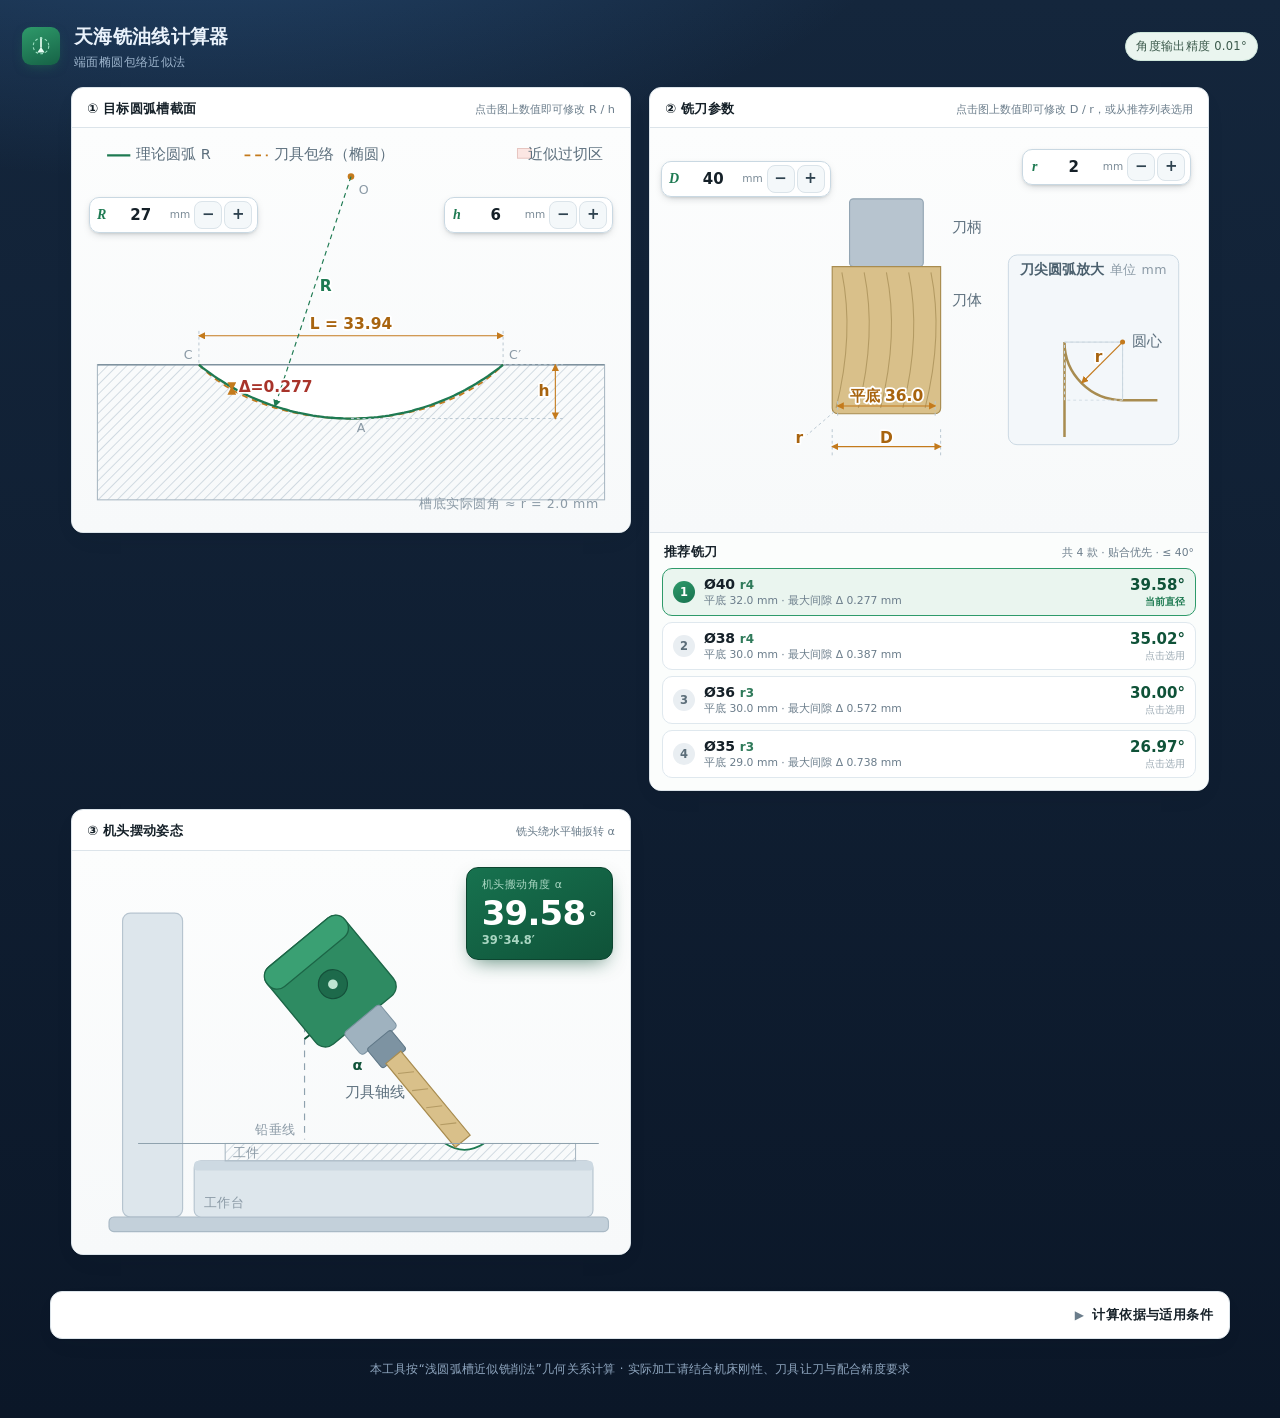
<file: xyx.html>
<!DOCTYPE html>
<html lang="zh-CN">
<head>
<meta charset="utf-8">
<meta name="viewport" content="width=device-width,initial-scale=1,maximum-scale=1,user-scalable=no,viewport-fit=cover">
<meta name="theme-color" content="#16724f">
<meta name="format-detection" content="telephone=no,email=no,address=no">
<meta name="apple-mobile-web-app-capable" content="yes">
<title>天海铣油线计算器</title>
<style>
  :root{
    --bg:#eceff2; --card:#ffffff; --ink:#152028; --muted:#6b7d8b;
    --line:#dce4ea; --green:#1e7a52; --green-2:#2e9a6a; --green-soft:#eaf5ef;
    --amber:#c47a1c; --amber-soft:#fdf4e6; --red:#bf3b2e; --red-soft:#fceeec;
    --shadow:0 1px 2px rgba(21,32,40,.06),0 8px 24px -12px rgba(21,32,40,.18);
  }
  *{box-sizing:border-box}
  html,body{margin:0;padding:0}
  body{
    background:
      radial-gradient(1200px 520px at 15% -10%, rgba(58,116,178,.45) 0%, transparent 62%),
      linear-gradient(180deg,#14263c 0%, #0b1728 100%);
    color:var(--ink);
    font-family:"Microsoft YaHei","PingFang SC","HarmonyOS Sans SC","Segoe UI",system-ui,sans-serif;
    font-size:14px; line-height:1.5; min-height:100vh;
    -webkit-font-smoothing:antialiased;
    overflow-x:hidden;
    -webkit-text-size-adjust:100%;
    -webkit-tap-highlight-color:transparent;
  }
  .wrap{max-width:1360px;margin:0 auto;padding:18px 20px 40px}

  /* ---------- 顶栏 ---------- */
  .topbar{display:flex;align-items:center;gap:14px;flex-wrap:wrap;padding:4px 2px 16px}
  .logo{width:38px;height:38px;border-radius:9px;background:linear-gradient(160deg,#2e9a6a,#166246);
    display:grid;place-items:center;box-shadow:0 4px 12px -4px rgba(30,122,82,.6);flex:0 0 auto}
  .logo svg{display:block}
  .titles h1{font-size:19px;margin:0;font-weight:700;letter-spacing:.3px;color:#eaf2fb}
  .titles p{margin:2px 0 0;font-size:12px;color:#9db4cc;letter-spacing:.4px}
  .topbar .spacer{flex:1}
  .tag{font-size:11.5px;color:#3c5a4c;background:var(--green-soft);border:1px solid #cfe7db;
    padding:5px 10px;border-radius:99px;letter-spacing:.3px}

  /* ---------- 布局 ---------- */
  .stack{display:flex;flex-direction:column;gap:18px;max-width:1180px;margin:0 auto}
  .panels{display:grid;grid-template-columns:repeat(auto-fit,minmax(380px,560px));
    gap:18px;justify-content:center;align-items:start}
  .p-groove{grid-area:auto}
  .p-tool{grid-area:auto}
  .p-head{grid-area:auto}
  .p-groove,.p-tool,.p-head{max-width:560px;width:100%}
  @media(max-width:860px){
    .panels{display:flex;flex-direction:column;gap:14px}
    .p-groove,.p-tool,.p-head{max-width:none}
    .canvas{max-width:none}
    .tool-body{grid-template-columns:1fr}
  }

  .card{background:var(--card);border:1px solid var(--line);border-radius:12px;box-shadow:var(--shadow)}
  .card-h{display:flex;align-items:center;gap:8px;padding:13px 16px;border-bottom:1px solid var(--line)}
  .card-h .dot{width:7px;height:7px;border-radius:2px;background:var(--green);transform:rotate(45deg)}
  .card-h h2{font-size:13.5px;margin:0;font-weight:700;letter-spacing:.4px}
  .card-h .hint{margin-left:auto;font-size:11.5px;color:var(--muted)}
  .card-b{padding:14px 16px}

  /* ---------- 图形 ---------- */
  figure.viz{margin:0;overflow:hidden}
  figure.viz figcaption{display:flex;align-items:baseline;gap:8px;padding:11px 15px 9px;border-bottom:1px solid var(--line)}
  figure.viz figcaption b{font-size:13px;font-weight:700;letter-spacing:.3px}
  figure.viz figcaption span{font-size:11.3px;color:var(--muted);margin-left:auto;text-align:right}
  .canvas{padding:6px 8px 10px;margin:0;background:linear-gradient(180deg,#fcfdfd,#f7f9fa)}
  @media(min-width:861px){.canvas{max-width:580px}}
  .canvas svg{display:block;width:100%;height:auto}
  /* SVG 通用 */
  .mach{fill:#dde6ec;stroke:#b6c4cf;stroke-width:1.2}
  .machDark{fill:#c3d0da;stroke:#a9b9c5;stroke-width:1.2}
  .headBody{fill:#2e8b62;stroke:#1c6647;stroke-width:1.4}
  .headTop{fill:#3aa073;stroke:#1c6647;stroke-width:1.4}
  .spindle{fill:#9fb2bf;stroke:#7d93a2;stroke-width:1.1}
  .holder{fill:#7d93a2;stroke:#5f7787;stroke-width:1.1}
  .toolBody{fill:#d9c08a;stroke:#a88c50;stroke-width:1.2}
  .toolFlute{stroke:#b39a63;stroke-width:1.1}
  .refLine{stroke:#8ea1ae;stroke-width:1.2;stroke-dasharray:7 6}
  .arcAngle{fill:none;stroke:#0f5238;stroke-width:2}
  .dimLine{stroke:#c47a1c;stroke-width:1.15;fill:none}
  .extLine{stroke:#b9c6d1;stroke-width:1;stroke-dasharray:3 3}
  .dimText{fill:#a8640f;font-size:16px;font-weight:700;font-variant-numeric:tabular-nums;
    paint-order:stroke;stroke:#fff;stroke-width:3.8px;stroke-linejoin:round}
  .lbl{fill:#5c6f7d;font-size:15px}
  .lblB{fill:#1c2a35;font-size:15px;font-weight:700}
  .cap{fill:#8b9aa6;font-size:13px;letter-spacing:.6px}
  .strokeGreen{fill:none;stroke:#1e7a52;stroke-width:2.4}
  .strokeAmber{fill:none;stroke:#c47a1c;stroke-width:1.8;stroke-dasharray:6 5}
  .voidRed{fill:#fbe6e3}
  .voidWhite{fill:#ffffff}
  .centerDot{fill:#c47a1c}
  .warnBig{fill:#bf3b2e;font-size:16px;font-weight:700}
  .tbRect{fill:#f3f7fa;stroke:#cbd8e2;stroke-width:1}
  .tbText{fill:#4a5f6d;font-size:14.5px}

  /* ---------- 计算说明 ---------- */
  details.formula{margin-top:18px}
  details.formula summary{cursor:pointer;list-style:none;padding:13px 16px;font-size:13px;font-weight:700;
    display:flex;align-items:center;gap:8px;letter-spacing:.4px}
  details.formula summary::-webkit-details-marker{display:none}
  details.formula summary .arr{margin-left:auto;color:var(--muted);transition:.2s;font-size:12px}
  details.formula[open] summary .arr{transform:rotate(90deg)}
  .formula-body{padding:0 16px 16px;display:grid;grid-template-columns:1.1fr 1fr;gap:18px}
  @media(max-width:760px){.formula-body{grid-template-columns:1fr}}
  .fml{background:#f7faf9;border:1px solid #dbe8e2;border-radius:9px;padding:12px 14px}
  .fml div{font-family:"Cambria Math",Georgia,serif;font-size:14.5px;padding:5px 0;color:#173a2b}
  .fml div span{font-family:inherit;font-size:12px;color:#6b8478;margin-left:8px}
  .notes{font-size:12.3px;color:#4a5f6d;line-height:1.75}
  .notes b{color:#173a2b}
  .foot{margin-top:22px;font-size:11.5px;color:#8fa6bf;text-align:center;letter-spacing:.3px}

  /* ---------- 图上内嵌参数（HUD） ---------- */
  .canvas{position:relative}
  .canvas > svg{display:block;width:100%;height:auto}
  .ov{
    position:absolute;display:flex;align-items:center;gap:2px;z-index:2;
    height:36px;padding:0 5px 0 2px;border-radius:10px;
    background:rgba(255,255,255,.96);border:1px solid #c9d8e2;
    box-shadow:0 3px 10px -4px rgba(21,32,40,.35),0 1px 2px rgba(21,32,40,.08);
    transition:box-shadow .15s,border-color .15s;
  }
  .ov:focus-within{border-color:#2e9a6a;box-shadow:0 0 0 3px rgba(46,154,106,.16)}
  .ov-k{
    flex:0 0 auto;min-width:20px;display:grid;place-items:center;padding:0 4px;
    font-family:Georgia,serif;font-style:italic;font-weight:700;font-size:14px;color:#1e7a52;
  }
  .ov input{
    width:54px;height:28px;border:0;background:transparent;text-align:center;
    font:inherit;font-size:15px;font-weight:700;color:var(--ink);
    font-variant-numeric:tabular-nums;outline:none;-moz-appearance:textfield;
  }
  .ov input::-webkit-outer-spin-button,.ov input::-webkit-inner-spin-button{-webkit-appearance:none;margin:0}
  .ov-u{flex:0 0 auto;font-size:10.5px;color:#7b8b97;padding-right:2px}
  .ov-step{
    flex:0 0 auto;width:28px;height:28px;padding:0;border-radius:8px;
    border:1px solid #dbe4ea;background:#f4f8fa;color:#2f4350;
    font-family:inherit;font-size:15px;font-weight:700;line-height:1;
    display:grid;place-items:center;cursor:pointer;
    -webkit-user-select:none;user-select:none;touch-action:manipulation;
  }
  .ov-step:active{background:#e2ecf2}
  /* 角度徽标 */
  .ov-angle{
    flex-direction:column;align-items:flex-start;gap:2px;height:auto;
    padding:9px 15px 10px;border-radius:12px;
    background:linear-gradient(150deg,#17724f,#0f5238);border-color:#0d4530;
    box-shadow:0 8px 20px -8px rgba(15,82,56,.75);
  }
  .ov-angle .t{font-size:11px;letter-spacing:.5px;color:#a9d6c2;white-space:nowrap}
  .ov-angle .v{display:flex;align-items:flex-end;gap:3px;line-height:1;white-space:nowrap}
  .ov-angle .v b{font-size:34px;font-weight:800;letter-spacing:-.8px;color:#fff;font-variant-numeric:tabular-nums}
  .ov-angle .v i{font-style:normal;font-size:18px;color:#bfe6d3;padding-bottom:3px}
  .ov-angle .d{font-size:11.5px;color:#a9d6c2;font-variant-numeric:tabular-nums;white-space:nowrap}

  /* ---------- 推荐铣刀 ---------- */
  .tool-body{display:grid;grid-template-columns:1fr;gap:0}
  .reco{display:flex;flex-direction:column;min-width:0;border-top:1px solid var(--line);background:#fbfdfc}
  @media(max-width:860px){
    .tool-body{grid-template-columns:1fr}
  }
  .reco-h{display:flex;align-items:baseline;gap:8px;padding:10px 14px 7px}
  .reco-h b{font-size:12.5px;letter-spacing:.3px}
  .reco-h span{margin-left:auto;font-size:10.8px;color:var(--muted);text-align:right}
  .reco-list{display:flex;flex-direction:column;gap:6px;padding:0 12px 12px;overflow:auto;max-height:276px}
  .rr{
    display:grid;grid-template-columns:22px minmax(0,1fr) auto;gap:9px;align-items:center;
    width:100%;padding:7px 10px;border:1px solid #dfe8ee;border-radius:10px;background:#fff;
    cursor:pointer;font-family:inherit;text-align:left;color:var(--ink);transition:border-color .14s,background .14s;
  }
  .rr:hover{border-color:#a9d2bf;background:#f5fbf8}
  .rrk{width:22px;height:22px;border-radius:50%;display:grid;place-items:center;
    background:#e9eef2;color:#5b6d79;font-size:11.5px;font-weight:800;font-variant-numeric:tabular-nums}
  .rr.top .rrk{background:linear-gradient(150deg,#2e9a6a,#17724f);color:#fff}
  .rrt{min-width:0}
  .rrt b{font-size:14px;font-weight:800;letter-spacing:-.2px;font-variant-numeric:tabular-nums}
  .rrt i{font-style:normal;font-size:12px;font-weight:700;color:#2f7a5a;margin-left:5px}
  .rrt em{display:block;font-style:normal;font-size:10.8px;color:var(--muted);margin-top:2px;
    white-space:nowrap;overflow:hidden;text-overflow:ellipsis}
  .rra{text-align:right;line-height:1.15;white-space:nowrap}
  .rra b{font-size:15px;font-weight:800;color:#0f5238;font-variant-numeric:tabular-nums}
  .rra em{display:block;font-style:normal;font-size:10px;color:#9aa8b2;margin-top:2px}
  .rr.cur{border-color:#2e9a6a;background:var(--green-soft)}
  .rr.cur .rra em{color:#1e7a52;font-weight:700}
  .reco-empty{margin:0 12px 12px;padding:10px 12px;border-radius:9px;background:var(--amber-soft);
    color:#8a5410;font-size:11.8px;line-height:1.55}

  /* ================= 中等屏幕（≤900px）：图形变窄，标注同步放大 ================= */
  @media (max-width:900px){
    .lbl{font-size:16px}
    .cap{font-size:14px}
    .lblB{font-size:16px}
    .dimText{font-size:17px}
    .tbText{font-size:15px}
    .warnBig{font-size:17px}
  }

  /* ================= 移动端适配（≤640px） ================= */
  @media (max-width:640px){
    body{background:
      radial-gradient(700px 400px at 20% -10%, rgba(58,116,178,.40) 0%, transparent 62%),
      linear-gradient(180deg,#14263c 0%, #0b1728 100%);
      font-size:14px;line-height:1.6}
    .wrap{padding:calc(10px + env(safe-area-inset-top)) 12px calc(28px + env(safe-area-inset-bottom))}

    /* 顶栏 */
    .topbar{gap:10px;padding:2px 0 12px}
    .logo{width:44px;height:44px;border-radius:11px}
    .titles{flex:1;min-width:0}
    .titles h1{font-size:16px;line-height:1.35;letter-spacing:0}
    .titles p{display:none}
    .topbar .tag{display:none}

    /* 卡片与区块 */
    .stack{gap:12px}
    .card{border-radius:14px}
    .card-h{padding:12px 14px;min-height:44px}
    .card-h h2{font-size:14px}
    .card-h .hint{font-size:11.5px}
    .card-b{padding:14px}

    /* 图形：单列、圆角、无溢出 */
    figure.viz figcaption{padding:12px 14px;min-height:44px;align-items:center;flex-wrap:wrap;gap:4px 8px}
    figure.viz figcaption b{font-size:14px}
    figure.viz figcaption span{font-size:11.5px;flex:1 1 100%;text-align:left;margin-left:0}
    .canvas{padding:4px 4px 8px}
    .canvas svg{max-width:100%;height:auto}
    /* 图上文字随画布缩小，手机端整体放大 */
    .lbl{font-size:18px}
    .cap{font-size:15px}
    .lblB{font-size:18px}
    .dimText{font-size:19px}
    .tbText{font-size:16px}
    .warnBig{font-size:18px}
    .unitTag{display:none}

    /* 图上参数：去掉步进按钮，输入框放大到可触摸尺寸 */
    .ov{height:44px;border-radius:11px;padding:0 2px;gap:1px}
    .ov-k{font-size:16px;min-width:16px;padding:0 2px}
    .ov input{width:56px;height:40px;font-size:16px}
    .ov-u{display:none}
    .ov-step{display:none}
    .ov-angle{height:auto;padding:8px 12px 9px;border-radius:11px}
    .ov-angle .t{display:none}
    .ov-angle .v b{font-size:31px}
    .ov-angle .d{font-size:10.5px}

    /* 推荐铣刀 */
    .reco-h{padding:10px 12px 6px}
    .reco-h b{font-size:13px}
    .reco-list{padding:0 10px 10px;max-height:none;gap:7px}
    .rr{padding:9px 10px}
    .rrk{width:24px;height:24px;font-size:12px}
    .rrt b{font-size:15px}
    .rrt i{font-size:13px}
    .rrt em{font-size:11px}
    .rra b{font-size:16px}
    .rra em{font-size:10.5px}

    /* 计算说明 */
    details.formula summary{padding:14px;min-height:48px;font-size:14px}
    .formula-body{grid-template-columns:1fr;gap:14px;padding:0 14px 14px}
    .fml div{font-size:14px;padding:7px 0;word-break:break-word}
    .fml div span{display:block;margin:2px 0 0;font-size:12px;line-height:1.4}
    .notes{font-size:13.5px;line-height:1.8}

    .foot{margin-top:18px;font-size:12px;padding:0 4px;line-height:1.6}
  }
  @media (max-width:360px){
    .wrap{padding:8px 9px 24px}
    .titles h1{font-size:15px}
  }
  @media (prefers-reduced-motion:reduce){
    *{transition:none!important;animation:none!important}
  }
</style>
</head>
<body>
<div class="wrap">

  <div class="topbar">
    <div class="logo">
      <svg width="22" height="22" viewBox="0 0 24 24" fill="none">
        <path d="M12 3v10" stroke="#eafff5" stroke-width="1.8" stroke-linecap="round"/>
        <path d="M12 13l-4 6h8l-4-6z" fill="#eafff5"/>
        <circle cx="12" cy="12" r="8.5" stroke="#9fe3c4" stroke-width="1.1" stroke-dasharray="3 2.5"/>
      </svg>
    </div>
    <div class="titles">
      <h1>天海铣油线计算器</h1>
      <p>端面椭圆包络近似法</p>
    </div>
    <div class="spacer"></div>
    <div class="tag">角度输出精度 0.01°</div>
  </div>

  <main class="stack">

    <div class="panels">

    <!-- 目标圆弧槽（置顶） -->
    <figure class="card viz p-groove">
      <figcaption><b>① 目标圆弧槽截面</b><span>点击图上数值即可修改 R / h</span></figcaption>
      <div class="canvas">
        <svg id="svgGroove" viewBox="0 0 560 400" preserveAspectRatio="xMidYMid meet"></svg>
        <div class="ov" style="left:3%;top:17%">
          <span class="ov-k">R</span>
          <input id="inR" type="number" inputmode="decimal" autocomplete="off" enterkeyhint="done" aria-label="待加工圆弧半径R，单位毫米" min="2" max="400" step="0.5" value="27">
          <span class="ov-u">mm</span>
          <button class="ov-step" type="button" data-key="R" data-dir="-1" aria-label="减小圆弧半径">−</button>
          <button class="ov-step" type="button" data-key="R" data-dir="1" aria-label="增大圆弧半径">+</button>
        </div>
        <div class="ov" style="right:3%;top:17%">
          <span class="ov-k">h</span>
          <input id="inH" type="number" inputmode="decimal" autocomplete="off" enterkeyhint="done" aria-label="铣削深度h，单位毫米" min="0.2" max="60" step="0.1" value="6">
          <span class="ov-u">mm</span>
          <button class="ov-step" type="button" data-key="H" data-dir="-1" aria-label="减小铣削深度">−</button>
          <button class="ov-step" type="button" data-key="H" data-dir="1" aria-label="增大铣削深度">+</button>
        </div>
      </div>
    </figure>

    <!-- 铣刀参数 -->
    <figure class="card viz p-tool">
      <figcaption><b>② 铣刀参数</b><span>点击图上数值即可修改 D / r，或从推荐列表选用</span></figcaption>
      <div class="tool-body">
        <div class="canvas">
          <svg id="svgTool" viewBox="0 0 560 400" preserveAspectRatio="xMidYMid meet"></svg>
          <div class="ov" style="left:2%;top:8%">
            <span class="ov-k">D</span>
            <input id="inD" type="number" inputmode="decimal" autocomplete="off" enterkeyhint="done" aria-label="铣刀直径D，单位毫米" min="4" max="160" step="0.5" value="40">
            <span class="ov-u">mm</span>
            <button class="ov-step" type="button" data-key="D" data-dir="-1" aria-label="减小铣刀直径">−</button>
            <button class="ov-step" type="button" data-key="D" data-dir="1" aria-label="增大铣刀直径">+</button>
          </div>
          <div class="ov" style="right:3%;top:5%">
            <span class="ov-k">r</span>
            <input id="inR0" type="number" inputmode="decimal" autocomplete="off" enterkeyhint="done" aria-label="铣刀刀尖圆弧半径r，单位毫米" min="0" max="40" step="0.5" value="2">
            <span class="ov-u">mm</span>
            <button class="ov-step" type="button" data-key="rt" data-dir="-1" aria-label="减小刀尖圆弧半径">−</button>
            <button class="ov-step" type="button" data-key="rt" data-dir="1" aria-label="增大刀尖圆弧半径">+</button>
          </div>
        </div>
        <div class="reco">
          <div class="reco-h"><b>推荐铣刀</b><span id="recoHint">按适配优先级排序</span></div>
          <div class="reco-list" id="recoList"></div>
        </div>
      </div>
      </figure>

      <!-- 机头摆动姿态 -->
      <figure class="card viz p-head">
        <figcaption><b>③ 机头摆动姿态</b><span>铣头绕水平轴扳转 α</span></figcaption>
        <div class="canvas">
          <svg id="svgHead" viewBox="0 0 560 400" preserveAspectRatio="xMidYMid meet"></svg>
          <div class="ov ov-angle" style="right:3%;top:4%">
            <span class="t">机头搬动角度 α</span>
            <span class="v"><b id="alphaBig">—</b><i>°</i></span>
            <span class="d" id="alphaDM">—</span>
          </div>
        </div>
      </figure>

    </div>

      <details class="card formula">
        <summary><span class="arr">▶</span>计算依据与适用条件</summary>
        <div class="formula-body">
          <div class="fml">
            <div>L = 2·√[ h·(2R − h) ]<span>槽口弓形弦长</span></div>
            <div>S = ρ − √[ ρ² − (L/2)² ]<span>刀具圆在弦长 L 上的矢高，ρ = D/2</span></div>
            <div>α = arcsin( h / S )<span>机头摆动角（刀具轴线与铅垂线夹角）</span></div>
            <div>Δ = max | y<sub>椭圆</sub> − y<sub>R弧</sub> |<span>近似加工最大间隙</span></div>
          </div>
          <div class="notes">
            <b>原理：</b>铣头倾斜 α 后，刀具端面圆在垂直于进给方向的投影为一椭圆（长轴 = 刀具直径 D）。椭圆弧与理论圆弧在槽口两点及槽底最低点三点吻合，故可用小于 2R 的定值刀具近似铣出圆弧槽。<br>
            <b>适用条件：</b>R &gt; ρ；L &lt; D；h ≤ S（保证 arcsin 有解）；推荐 α ≤ 45°。<br>
            <b>刀尖圆弧 r：</b>决定槽底实际成形圆角（r 越大槽底越圆滑），并影响端面平底宽度 D−2r；摆动角由刀具半径 ρ = D/2 按端面椭圆包络确定。<br>
            <b>操作：</b>按图示方向扳转铣头至 α → 锁紧 → 对刀（刀具最低点对至槽底深度 h）→ 沿槽长方向进给。
          </div>
        </div>
      </details>
  </main>

  <div class="foot">本工具按“浅圆弧槽近似铣削法”几何关系计算 · 实际加工请结合机床刚性、刀具让刀与配合精度要求</div>
</div>

<script>
(function(){
  "use strict";
  const $ = s => document.querySelector(s);
  const el = id => document.getElementById(id);
  const clamp = (v,a,b)=> Math.min(Math.max(v,a), b);
  const fmt = (v,d=2)=> Number.isFinite(v)? v.toFixed(d) : "—";

  const state = { D:40, rt:2, R:27, H:6 };

  /* 标准立铣刀库（直径 D / 刀尖圆角 r，单位 mm） */
  const TOOL_LIB = [
    {D:6,r:0.5},{D:8,r:1},{D:10,r:1},{D:12,r:1.5},{D:14,r:1.5},{D:16,r:2},
    {D:18,r:2},{D:20,r:2},{D:22,r:2},{D:25,r:2.5},{D:28,r:3},{D:30,r:3},
    {D:32,r:3},{D:35,r:3},{D:36,r:3},{D:38,r:4},{D:40,r:4},{D:42,r:4},
    {D:45,r:4},{D:50,r:5},{D:55,r:5},{D:63,r:6},{D:70,r:6},{D:80,r:8}
  ];
  const RECO_MAX_ANGLE = 40;   // 推荐工作区上限（°）

  /* ====================== 计算内核 ====================== */
  function solve(D, rt, R, H){
    const rho = D/2;
    const u0 = H*(2*R - H);
    const L = u0 > 0 ? 2*Math.sqrt(u0) : NaN;
    const u = L/2;
    const sq = rho*rho - u*u;
    const S = (sq >= 0) ? rho - Math.sqrt(sq) : NaN;
    const alpha = (Number.isFinite(S) && S > 1e-9 && H <= S) ? Math.asin(clamp(H/S,-1,1)) : NaN;

    const msgs = [];
    if (!(R > rho)) msgs.push(["err", `圆弧半径 R 应大于刀具半径 D/2 = ${fmt(rho)} mm，需换用更小直径刀具`]);
    if (!(Number.isFinite(L)) || L >= D) msgs.push(["err", `槽口弦长 L = ${fmt(L)} mm 已不小于刀具直径 D，无法一次包络成形`]);
    if (!(Number.isFinite(S))) msgs.push(["err", `刀具半径不足以覆盖弦长 L/2，请增大刀具直径`]);
    else if (H > S) msgs.push(["err", `槽深 h = ${fmt(H)} mm 超过刀具可达矢高 S = ${fmt(S)} mm，需增大 D 或减小 h`]);
    if (!(H < R)) msgs.push(["err", `本方法适用于浅圆弧槽，需 h < R`]);
    if (!(rt < rho)) msgs.push(["err", `刀尖圆弧半径 r 必须小于刀具半径 D/2 = ${fmt(rho)} mm`]);

    const valid = !msgs.some(m=>m[0]==="err");
    if (valid && Number.isFinite(alpha) && alpha*180/Math.PI > 45)
      msgs.push(["warn", `摆动角 ${fmt(alpha*180/Math.PI)}° 大于 45°，机床刚性与让刀不利，建议选更小直径刀具`]);
    if (valid) msgs.unshift(["ok", "参数在公式适用范围内，可按下图姿态扳转铣头"]);

    // 包络椭圆与最大间隙
    let b=NaN, yc=NaN, dmax=NaN, xdmax=0;
    if (valid && Number.isFinite(alpha)){
      b = rho*Math.sin(alpha);
      yc = H - b;
      dmax = 0;
      const N = 240;
      for (let i=0;i<=N;i++){
        const x = -u + 2*u*i/N;
        const ye = yc + b*Math.sqrt(Math.max(0, 1-(x/rho)*(x/rho)));
        const ya = (H-R) + Math.sqrt(Math.max(0, R*R - x*x));
        const d = ye - ya;
        if (d > dmax){ dmax = d; xdmax = x; }
      }
    }
    return { D,rt,R,H,rho,L,u,S,alpha,valid,msgs,b,yc,dmax,xdmax };
  }
  function calc(){ return solve(state.D, state.rt, state.R, state.H); }

  /* ====================== 结果与状态 ====================== */
  function updateResult(r){
    const okA = Number.isFinite(r.alpha);
    el("alphaBig").textContent = okA ? (r.alpha*180/Math.PI).toFixed(2) : "—";
    if (okA){
      const deg = r.alpha*180/Math.PI;
      const d = Math.floor(deg), m = (deg-d)*60;
      el("alphaDM").innerHTML = `<b>${d}°${m.toFixed(1)}′</b>`;
    } else {
      el("alphaDM").textContent = "参数超限，无解";
    }
  }

  /* ====================== 推荐铣刀 ====================== */
  // 对刀库逐把校验：几何可行 + 摆角在推荐工作区，再按“贴合精度 60% + 摆角余量 20% + 切削效率 20%”排序
  function recommend(R, H){
    if (!(R > 0) || !(H > 0) || !(H < R)) return { list: [], badArc: true };
    const list = [];
    TOOL_LIB.forEach(t=>{
      const res = solve(t.D, t.r, R, H);
      if (!res.valid || !Number.isFinite(res.alpha)) return;
      const aDeg = res.alpha*180/Math.PI;
      if (aDeg > RECO_MAX_ANGLE) return;
      list.push({ D:t.D, r:t.r, res, aDeg });
    });
    if (!list.length) return { list, badArc: false };
    const ds = list.map(c=>c.D);
    const dMin = Math.min(...ds), dMax = Math.max(...ds);
    list.forEach(c=>{
      const qAcc = clamp(1 - c.res.dmax/(0.25*H), 0, 1);
      const qAng = clamp((45 - c.aDeg)/25, 0, 1);
      const qEff = dMax > dMin ? (c.D - dMin)/(dMax - dMin) : 1;
      c.score = 0.6*qAcc + 0.2*qAng + 0.2*qEff;
    });
    list.sort((a,b)=> b.score - a.score || a.aDeg - b.aDeg || b.D - a.D);
    return { list, badArc: false };
  }

  function renderReco(){
    const box = el("recoList"), hint = el("recoHint");
    const { list, badArc } = recommend(state.R, state.H);
    if (!list.length){
      hint.textContent = "无匹配";
      box.innerHTML = `<div class="reco-empty">${badArc
        ? "目标圆弧参数超出本方法适用范围（需 h < R），无法生成推荐"
        : `标准铣刀库中暂无摆角 ≤ ${RECO_MAX_ANGLE}° 的匹配刀具，可点击图上数值手动输入刀具参数`}</div>`;
      return;
    }
    hint.textContent = `共 ${list.length} 款 · 贴合优先 · ≤ ${RECO_MAX_ANGLE}°`;
    const keepTop = box.scrollTop;
    box.innerHTML = list.map((c,i)=>{
      const sameD = Math.abs(state.D - c.D) < 1e-6;
      const sameAll = sameD && Math.abs(state.rt - c.r) < 1e-6;
      const cls = "rr" + (i===0 ? " top" : "") + (sameD ? " cur" : "");
      const flat = fmt(Math.max(0, c.D - 2*c.r), 1);
      const tip = sameAll ? "当前参数" : (sameD ? "当前直径" : "点击选用");
      return `<button class="${cls}" type="button" data-d="${c.D}" data-r="${c.r}"
          aria-label="选用 Ø${c.D} 铣刀，刀尖圆角 ${c.r}，摆角 ${c.aDeg.toFixed(2)} 度">
        <span class="rrk">${i+1}</span>
        <span class="rrt"><b>Ø${c.D}</b><i>r${c.r}</i>
          <em>平底 ${flat} mm · 最大间隙 Δ ${c.res.dmax.toFixed(3)} mm</em></span>
        <span class="rra"><b>${c.aDeg.toFixed(2)}°</b><em>${tip}</em></span>
      </button>`;
    }).join("");
    box.scrollTop = keepTop;
  }

  /* ====================== SVG 工具函数 ====================== */
  function defs(p, hatch){
    return `<defs>
      <marker id="${p}ar" viewBox="0 0 10 10" refX="8.5" refY="5" markerWidth="6.5" markerHeight="6.5" orient="auto-start-reverse">
        <path d="M0,0 L10,5 L0,10 Z" fill="#c47a1c"/></marker>
      <marker id="${p}gr" viewBox="0 0 10 10" refX="8.5" refY="5" markerWidth="6.5" markerHeight="6.5" orient="auto-start-reverse">
        <path d="M0,0 L10,5 L0,10 Z" fill="#1e7a52"/></marker>
      <pattern id="${p}hatch" width="7" height="7" patternUnits="userSpaceOnUse" patternTransform="rotate(45)">
        <line x1="0" y1="0" x2="0" y2="7" stroke="#c3cfd9" stroke-width="1.5"/></pattern>
      <marker id="${p}dot" viewBox="0 0 6 6" refX="3" refY="3" markerWidth="5" markerHeight="5">
        <circle cx="3" cy="3" r="2.4" fill="#c47a1c"/></marker>
    </defs>`;
  }
  function polyline(pts, cls, extra=""){
    if (!pts.length) return "";
    const d = pts.map((p,i)=> (i?"L":"M")+p[0].toFixed(1)+","+p[1].toFixed(1)).join(" ");
    return `<path d="${d}" class="${cls}" ${extra}/>`;
  }

  /* ====================== ① 机头摆动姿态图 ====================== */
  function drawHead(r){
    const W=560, HH=400;
    const a = Number.isFinite(r.alpha) ? r.alpha : 0;
    const aDeg = a*180/Math.PI;
    const pv = { x: 232, y: 96 };
    const drop = 200;                      // 枢轴 → 工件表面 垂直距离
    const surfY = pv.y + drop;             // 296
    const tLen = drop/Math.cos(a);         // 沿刀具轴线的长度
    const tipX = pv.x + drop*Math.tan(a);
    const tw = 20;                         // 刀具示意宽度
    let s = defs("h", true);

    // 立柱 / 底座 / 工作台
    s += `<rect x="44" y="58" width="62" height="${surfY+76-58}" rx="8" class="mach"/>`;
    s += `<rect x="30" y="${surfY+76}" width="516" height="15" rx="5" class="machDark"/>`;
    s += `<rect x="118" y="${surfY+18}" width="412" height="58" rx="7" class="mach"/>`;
    s += `<rect x="118" y="${surfY+18}" width="412" height="10" rx="4" fill="#cdd9e2"/>`;
    // 工件
    const wx0 = 150, wx1 = 512;
    s += `<rect x="${wx0}" y="${surfY}" width="${wx1-wx0}" height="18" fill="url(#hhatch)" stroke="#aab8c3" stroke-width="1.1"/>`;
    s += `<text x="${wx0+8}" y="${surfY+14}" class="cap">工件</text>`;
    s += `<text x="128" y="${surfY+66}" class="cap">工作台</text>`;
    // 槽口（示意）
    s += `<path d="M${tipX-20},${surfY} Q${tipX},${surfY+13} ${tipX+20},${surfY}" fill="#fff" stroke="#1e7a52" stroke-width="1.8"/>`;

    // 铅垂参考线
    s += `<line x1="${pv.x}" y1="${pv.y}" x2="${pv.x}" y2="${surfY-4}" class="refLine"/>`;
    s += `<text x="${pv.x-9}" y="${surfY-10}" class="cap" text-anchor="end">铅垂线</text>`;

    // 摆动角度弧
    if (aDeg > 0.4){
      const R0 = 92;
      const p0 = { x: pv.x, y: pv.y + R0 };
      const p1 = { x: pv.x + R0*Math.sin(a), y: pv.y + R0*Math.cos(a) };
      s += `<path d="M${p0.x.toFixed(1)},${p0.y.toFixed(1)} A${R0},${R0} 0 0 1 ${p1.x.toFixed(1)},${p1.y.toFixed(1)}" class="arcAngle" marker-end="url(#har)"/>`;
      const la = a/2;
      const lx = pv.x + (R0+40)*Math.sin(la) + 10;
      const ly = pv.y + (R0+40)*Math.cos(la);
      s += `<text x="${lx.toFixed(1)}" y="${ly.toFixed(1)}" text-anchor="middle" fill="#0f5238"
              font-size="15" font-weight="800">α</text>`;
    }

    // 旋转铣头组
    s += `<g transform="rotate(${(-aDeg).toFixed(3)} ${pv.x} ${pv.y})">`;
    s += `<rect x="${pv.x-52}" y="${pv.y-10}" width="104" height="104" rx="13" class="headBody"/>`;
    s += `<rect x="${pv.x-52}" y="${pv.y-10}" width="104" height="26" rx="12" class="headTop"/>`;
    s += `<circle cx="${pv.x}" cy="${pv.y+46}" r="15" fill="#1d6a4b" stroke="#14503a" stroke-width="1.2"/>`;
    s += `<circle cx="${pv.x}" cy="${pv.y+46}" r="5" fill="#bfe6d3"/>`;
    s += `<rect x="${pv.x-24}" y="${pv.y+92}" width="48" height="30" rx="4" class="spindle"/>`;
    s += `<rect x="${pv.x-16}" y="${pv.y+120}" width="32" height="26" rx="3" class="holder"/>`;
    // 刀具
    const tTop = pv.y + 144;
    const tBot = pv.y + tLen;
    s += `<rect x="${pv.x-tw/2}" y="${tTop}" width="${tw}" height="${Math.max(6,tBot-tTop-3)}" class="toolBody"/>`;
    for (let k=0;k<4;k++){
      const yy = tTop + 16 + k*(Math.max(10,(tBot-tTop-24))/4);
      s += `<line x1="${pv.x-tw/2+3}" y1="${yy}" x2="${pv.x+tw/2-3}" y2="${yy+9}" class="toolFlute"/>`;
    }
    s += `</g>`;

    // 刀轴标签
    const ay = pv.y + drop*0.74;
    const ax = pv.x + (ay - pv.y)*Math.tan(a) - 18;
    s += `<text x="${ax.toFixed(1)}" y="${(ay+4).toFixed(1)}" class="lbl" text-anchor="end">刀具轴线</text>`;

    // 工件表面基线
    s += `<line x1="60" y1="${surfY}" x2="536" y2="${surfY}" stroke="#8fa2ae" stroke-width="1.2"/>`;

    el("svgHead").innerHTML = s;
  }

  /* ====================== ② 铣刀参数图 ====================== */
  function drawTool(r){
    const D = r.D, rt = Math.min(r.rt, D/2);
    const W=560, HH=400;
    const cx = 236;
    const wpx = 112;                                  // 视觉宽度（示意）
    const yTop = 67, yShankEnd = 137, yTip = 289;     // 关键高度（整体下移 21，与 400 高画布居中）
    const rr = clamp((rt/D)*wpx, 2, wpx*0.34);        // 刀尖圆角视觉半径
    const xL = cx - wpx/2, xR = cx + wpx/2;
    let s = defs("t", true);

    // 刀柄
    s += `<rect x="${cx-wpx*0.34}" y="${yTop}" width="${wpx*0.68}" height="${yShankEnd-yTop}" rx="4"
            fill="#b7c4cf" stroke="#93a5b3" stroke-width="1.2"/>`;
    s += `<text x="${cx+wpx*0.5+12}" y="${yTop+34}" class="lbl">刀柄</text>`;

    // 刀体 + 圆角底
    s += `<path d="M${xL},${yShankEnd} L${xL},${yTip-rr} A${rr},${rr} 0 0 0 ${xL+rr},${yTip}
            L${xR-rr},${yTip} A${rr},${rr} 0 0 0 ${xR},${yTip-rr} L${xR},${yShankEnd} Z"
            class="toolBody"/>`;
    // 螺旋刃（示意）
    for (let k=0;k<5;k++){
      const x = xL + 10 + k*(wpx-20)/4;
      s += `<path d="M${x},${yShankEnd+6} Q${x+13},${yShankEnd+70} ${x-6},${yTip-6}" class="toolFlute" fill="none"/>`;
    }
    s += `<text x="${cx+wpx*0.5+12}" y="${yShankEnd+40}" class="lbl">刀体</text>`;

    // 直径 D 尺寸
    s += `<line x1="${xL}" y1="${yTip+16}" x2="${xL}" y2="${yTip+44}" class="extLine"/>`;
    s += `<line x1="${xR}" y1="${yTip+16}" x2="${xR}" y2="${yTip+44}" class="extLine"/>`;
    s += `<line x1="${xL}" y1="${yTip+34}" x2="${xR}" y2="${yTip+34}" class="dimLine"
            marker-start="url(#tar)" marker-end="url(#tar)"/>`;
    s += `<text x="${cx}" y="${yTip+30}" text-anchor="middle" class="dimText">D</text>`;

    // 平底宽度
    const fL = xL + rr, fR = xR - rr;
    s += `<line x1="${fL}" y1="${yTip+2}" x2="${fL}" y2="${yTip-14}" class="extLine"/>`;
    s += `<line x1="${fR}" y1="${yTip+2}" x2="${fR}" y2="${yTip-14}" class="extLine"/>`;
    s += `<line x1="${fL}" y1="${yTip-8}" x2="${fR}" y2="${yTip-8}" class="dimLine"
            marker-start="url(#tar)" marker-end="url(#tar)"/>`;
    s += `<text x="${(fL+fR)/2}" y="${yTip-13}" text-anchor="middle" class="dimText">平底 ${fmt(Math.max(0,D-2*rt),1)}</text>`;

    // 刀尖圆弧引线
    const cornerX = xL+rr, cornerY = yTip-rr;
    s += `<line x1="${xL+2}" y1="${yTip-2}" x2="${xL-26}" y2="${yTip+22}" class="extLine"/>`;
    s += `<text x="${xL-30}" y="${yTip+30}" text-anchor="end" class="dimText">r</text>`;

    // 圆角放大图
    const bx=362, by=125, bw=176, bh=196;
    s += `<rect x="${bx}" y="${by}" width="${bw}" height="${bh}" rx="9" class="tbRect"/>`;
    s += `<text x="${bx+12}" y="${by+20}" class="tbText" font-weight="700">刀尖圆弧放大</text>`;
    const ox = bx+58, oy = by+150;          // 角点
    const mag = 60;                         // 放大后的圆角半径（示意）
    // 角部：左立边 + 底平边 + 圆角
    s += `<path d="M${ox},${oy+38} L${ox},${oy-mag} A${mag},${mag} 0 0 0 ${ox+mag},${oy} L${ox+96},${oy}"
            fill="none" stroke="#a88c50" stroke-width="2.6"/>`;
    s += `<rect x="${ox}" y="${oy-mag}" width="${mag}" height="${mag}" fill="none"
            stroke="#d3dde5" stroke-dasharray="3 3"/>`;
    s += `<line x1="${ox}" y1="${oy-mag}" x2="${ox+mag}" y2="${oy-mag}" stroke="#c9d5de" stroke-width="1"/>`;
    s += `<line x1="${ox+mag}" y1="${oy-mag}" x2="${ox+mag}" y2="${oy}" stroke="#c9d5de" stroke-width="1"/>`;
    s += `<circle cx="${ox+mag}" cy="${oy-mag}" r="2.6" fill="#c47a1c"/>`;
    s += `<line x1="${ox+mag}" y1="${oy-mag}" x2="${ox+mag*0.3}" y2="${oy-mag*0.3}" class="dimLine"
            marker-end="url(#tar)"/>`;
    s += `<text x="${ox+mag*0.52}" y="${oy-mag*0.66}" class="dimText">r</text>`;
    s += `<text x="${ox+mag+10}" y="${oy-mag+4}" class="lbl">圆心</text>`;
    s += `<text x="${bx+bw-12}" y="${by+20}" text-anchor="end" class="cap unitTag">单位 mm</text>`;

    el("svgTool").innerHTML = s;
  }

  /* ====================== ③ 圆弧槽截面图 ====================== */
  function drawGroove(r){
    const W=560, HH=400;
    const { R, H, u, rho } = r;
    const okA = Number.isFinite(r.alpha);
    const L = Number.isFinite(r.L) ? r.L : 2*u;
    let s = defs("g", true);

    // 比例与基准
    const sPx = Math.min((W-200)/Math.max(L,1), (HH-150)/Math.max(R,1));
    const surfY = 44 + (R-H)*sPx;
    const cx = W/2;
    const X = mm => cx + mm*sPx;
    const Y = mm => surfY + mm*sPx;

    // 工件块
    s += `<rect x="18" y="${surfY}" width="${W-36}" height="${HH-surfY-22}" fill="url(#ghatch)"
            stroke="#aab8c3" stroke-width="1.1"/>`;

    // 理论 R 弧采样
    const ptsArc = [];
    for (let i=0;i<=80;i++){
      const x = -u + 2*u*i/80;
      ptsArc.push([X(x), Y((H-R)+Math.sqrt(Math.max(0,R*R-x*x)))]);
    }
    // 包络椭圆采样
    const ptsEll = [];
    if (okA){
      for (let i=0;i<=80;i++){
        const x = -u + 2*u*i/80;
        const y = r.yc + r.b*Math.sqrt(Math.max(0,1-(x/rho)*(x/rho)));
        ptsEll.push([X(x), Y(y)]);
      }
    }

    // 槽腔：先按椭圆（实际切除）填浅红，再按 R 弧填白 → 余下为过切区
    if (okA && ptsEll.length){
      s += `<path d="${ptsEll.map((p,i)=>(i?"L":"M")+p[0].toFixed(1)+","+p[1].toFixed(1)).join(" ")} L${X(u).toFixed(1)},${surfY.toFixed(1)} L${X(-u).toFixed(1)},${surfY.toFixed(1)} Z" class="voidRed"/>`;
    }
    s += `<path d="${ptsArc.map((p,i)=>(i?"L":"M")+p[0].toFixed(1)+","+p[1].toFixed(1)).join(" ")} L${X(u).toFixed(1)},${surfY.toFixed(1)} L${X(-u).toFixed(1)},${surfY.toFixed(1)} Z" class="voidWhite"/>`;

    // 表面线
    s += `<line x1="18" y1="${surfY}" x2="${W-18}" y2="${surfY}" stroke="#7f929f" stroke-width="1.4"/>`;

    // 曲线
    if (okA && ptsEll.length) s += polyline(ptsEll, "strokeAmber");
    s += polyline(ptsArc, "strokeGreen");

    // ---- 尺寸：弦长 L ----
    const dimY = surfY - 30;
    s += `<line x1="${X(-u)}" y1="${Y(0)-2}" x2="${X(-u)}" y2="${dimY-8}" class="extLine"/>`;
    s += `<line x1="${X(u)}" y1="${Y(0)-2}" x2="${X(u)}" y2="${dimY-8}" class="extLine"/>`;
    s += `<line x1="${X(-u)}" y1="${dimY}" x2="${X(u)}" y2="${dimY}" class="dimLine"
            marker-start="url(#gar)" marker-end="url(#gar)"/>`;
    s += `<text x="${cx}" y="${dimY-7}" text-anchor="middle" class="dimText">L = ${fmt(L)}</text>`;
    s += `<text x="${X(-u)-6}" y="${surfY-6}" text-anchor="end" class="cap">C</text>`;
    s += `<text x="${X(u)+6}" y="${surfY-6}" class="cap">C′</text>`;
    s += `<text x="${cx+6}" y="${Y(H)+14}" class="cap">A</text>`;

    // ---- 尺寸：槽深 h ----
    const hx = X(u) + 54;
    s += `<line x1="${X(u)}" y1="${surfY}" x2="${hx+8}" y2="${surfY}" class="extLine"/>`;
    s += `<line x1="${X(0)}" y1="${Y(H)}" x2="${hx+8}" y2="${Y(H)}" class="extLine"/>`;
    s += `<line x1="${hx}" y1="${surfY}" x2="${hx}" y2="${Y(H)}" class="dimLine"
            marker-start="url(#gar)" marker-end="url(#gar)"/>`;
    s += `<text x="${hx-6}" y="${(surfY+Y(H))/2+4}" text-anchor="end" class="dimText">h</text>`;

    // ---- 尺寸：R 半径引线 ----
    const cy = Y(H-R);
    const xr = -0.5*u, yr = (H-R) + Math.sqrt(Math.max(0,R*R-xr*xr));
    s += `<circle cx="${X(0)}" cy="${cy}" r="3.4" class="centerDot"/>`;
    s += `<text x="${X(0)+8}" y="${cy+18}" class="cap">O</text>`;
    s += `<line x1="${X(0)}" y1="${cy}" x2="${X(xr)}" y2="${Y(yr)}" stroke="#1e7a52" stroke-width="1.2"
            stroke-dasharray="5 4" marker-end="url(#ggr)"/>`;
    s += `<text x="${(X(0)+X(xr))/2+7}" y="${(cy+Y(yr))/2}" class="dimText" style="fill:#1e7a52">R</text>`;

    // ---- 最大近似间隙 Δ ----
    if (okA && Number.isFinite(r.dmax) && r.dmax > 0.002){
      const xd = clamp(r.xdmax, -u*0.99, u*0.99);
      const ye = r.yc + r.b*Math.sqrt(Math.max(0,1-(xd/rho)*(xd/rho)));
      const ya = (H-R) + Math.sqrt(Math.max(0,R*R-xd*xd));
      const px = X(xd);
      s += `<line x1="${px}" y1="${Y(ya)}" x2="${px}" y2="${Y(ye)}" stroke="#bf3b2e" stroke-width="1.4"
              marker-start="url(#gar)" marker-end="url(#gar)"/>`;
      const dRight = px > W-150;
      s += `<text x="${(dRight ? px-7 : px+7).toFixed(1)}" y="${Y((ya+ye)/2)+4}"
              text-anchor="${dRight ? "end" : "start"}" class="dimText"
              style="fill:#a8332a">Δ=${r.dmax.toFixed(3)}</text>`;
    }

    // ---- 图例 ----
    const ly = 22;
    s += `<line x1="28" y1="${ly}" x2="52" y2="${ly}" class="strokeGreen"/>`;
    s += `<text x="58" y="${ly+4}" class="lbl">理论圆弧 R</text>`;
    if (okA){
      s += `<line x1="170" y1="${ly}" x2="194" y2="${ly}" class="strokeAmber"/>`;
      s += `<text x="200" y="${ly+4}" class="lbl">刀具包络（椭圆）</text>`;
      s += `<rect x="${W-108}" y="${ly-7}" width="14" height="10" class="voidRed" stroke="#e6c4bf"/>`;
      s += `<text x="${W-20}" y="${ly+4}" text-anchor="end" class="lbl">近似过切区</text>`;
    }

    // ---- 槽底圆角注记 ----
    s += `<text x="${W-24}" y="${HH-14}" text-anchor="end" class="cap">槽底实际圆角 ≈ r = ${fmt(r.rt,1)} mm</text>`;
    if (!okA) s += `<text x="${cx}" y="${surfY-70}" text-anchor="middle" class="warnBig">参数超限，无法生成包络</text>`;

    el("svgGroove").innerHTML = s;
  }

  /* ====================== 渲染总入口 ====================== */
  function render(){
    const r = calc();
    updateResult(r);
    renderReco();
    drawHead(r);
    drawTool(r);
    drawGroove(r);
  }

  /* ====================== 输入绑定（图上内嵌） ====================== */
  const bindings = [["D","inD"],["rt","inR0"],["R","inR"],["H","inH"]];
  bindings.forEach(([key, id])=>{
    const inp = el(id);
    inp.addEventListener("input", ()=>{
      const v = parseFloat(inp.value);
      if (!Number.isFinite(v) || v < 0) return;
      state[key] = v;
      render();
    });
    inp.addEventListener("blur", ()=>{
      const v = clamp(state[key], parseFloat(inp.min), parseFloat(inp.max));
      state[key] = v;
      inp.value = v;
      render();
    });
  });

  /* 步进按钮 */
  document.querySelectorAll(".ov-step").forEach(btn=>{
    btn.addEventListener("click", ()=>{
      const key = btn.dataset.key, dir = +btn.dataset.dir;
      const inp = btn.parentElement.querySelector("input");
      const stepV = parseFloat(inp.step) || 1;
      const v = clamp((+state[key] || 0) + dir*stepV, parseFloat(inp.min), parseFloat(inp.max));
      state[key] = Math.round(v*1000)/1000;
      inp.value = state[key];
      render();
    });
  });

  /* 推荐列表选用：回填 D / r，摆角随 D 自动重算 */
  el("recoList").addEventListener("click", e=>{
    const btn = e.target.closest(".rr");
    if (!btn) return;
    state.D = parseFloat(btn.dataset.d);
    state.rt = parseFloat(btn.dataset.r);
    el("inD").value = state.D;
    el("inR0").value = state.rt;
    render();
  });

  render();
})();
</script>
</body>
</html>
</file>
